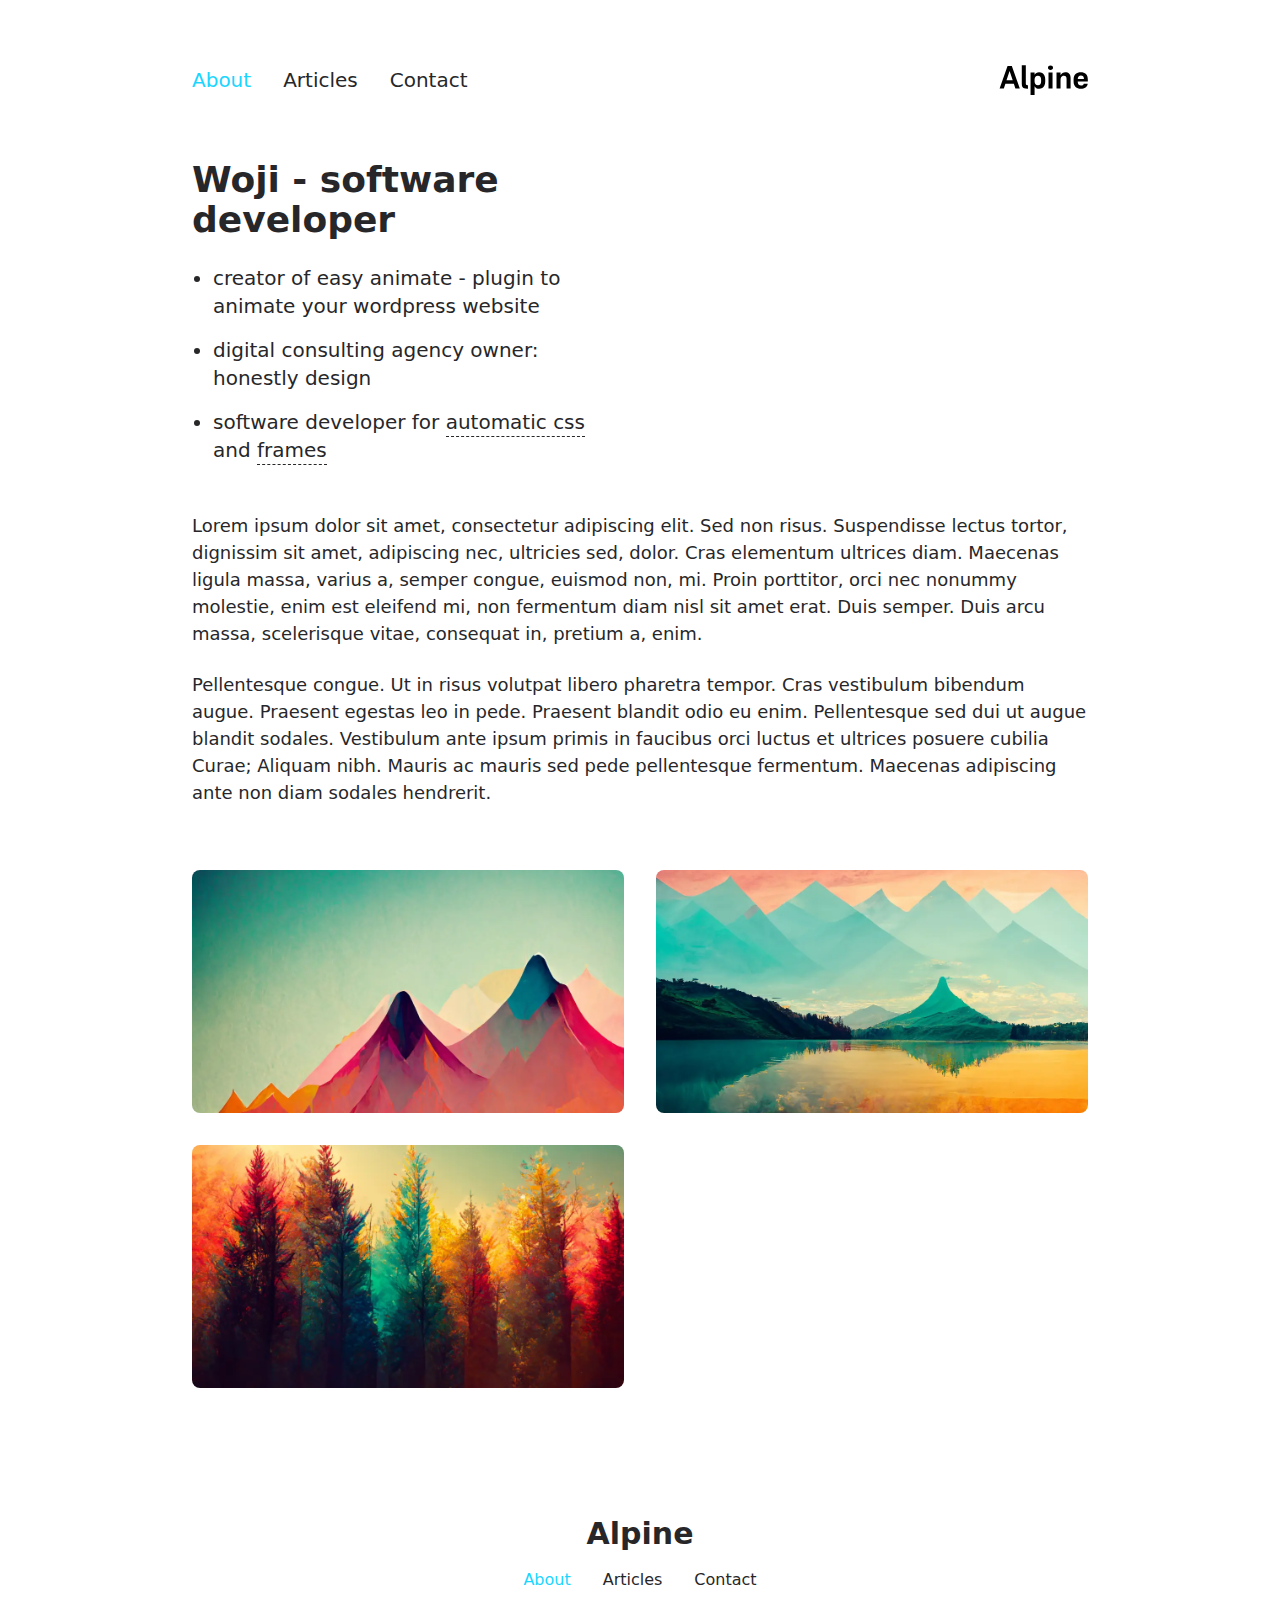
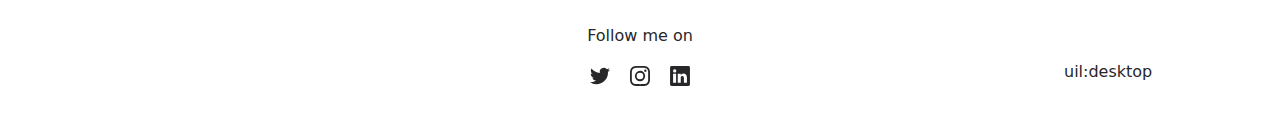
<file: index.html>
<!DOCTYPE html><html  lang="en"><head><meta charset="utf-8">
<meta name="viewport" content="width=device-width, initial-scale=1">
<title>Alpine</title>
<meta name="twitter:card" content="summary_large_image">
<meta property="og:image" content="/social-card-preview.png">
<meta property="og:image:width" content="400">
<meta property="og:image:height" content="300">
<meta property="og:image:alt" content="An image showcasing my project.">
<meta property="og:title" content="Alpine">
<meta name="description" content="An open source blog theme powered by Nuxt.">
<meta property="og:description" content="An open source blog theme powered by Nuxt.">
<link rel="preload" as="fetch" crossorigin="anonymous" href="/_payload.json">
<link rel="stylesheet" href="/_nuxt/entry.Cf_NfQ_y.css">
<link rel="stylesheet" href="/_nuxt/DocumentDrivenNotFound.rp24EwsG.css">
<link rel="stylesheet" href="/_nuxt/Hero.C7WcCOdx.css">
<link rel="stylesheet" href="/_nuxt/ProseUl.DHJO0aAw.css">
<link rel="stylesheet" href="/_nuxt/ProseLi.BBHBJ5vz.css">
<link rel="stylesheet" href="/_nuxt/ProseA.D4RtImXF.css">
<link rel="stylesheet" href="/_nuxt/ProseP.Dp1dLVOK.css">
<link rel="stylesheet" href="/_nuxt/Gallery.CQpQEoyY.css">
<link rel="modulepreload" as="script" crossorigin href="/_nuxt/Cbp4KUza.js">
<link rel="modulepreload" as="script" crossorigin href="/_nuxt/Bfiu02It.js">
<link rel="modulepreload" as="script" crossorigin href="/_nuxt/DjaaEQsI.js">
<link rel="modulepreload" as="script" crossorigin href="/_nuxt/CJn39s2H.js">
<link rel="modulepreload" as="script" crossorigin href="/_nuxt/2GW7vM7a.js">
<link rel="modulepreload" as="script" crossorigin href="/_nuxt/Bd0By9c9.js">
<link rel="modulepreload" as="script" crossorigin href="/_nuxt/UenQTYtL.js">
<link rel="modulepreload" as="script" crossorigin href="/_nuxt/CDPkr0gj.js">
<link rel="modulepreload" as="script" crossorigin href="/_nuxt/D6tgNLAr.js">
<link rel="modulepreload" as="script" crossorigin href="/_nuxt/D9SweBiP.js">
<link rel="modulepreload" as="script" crossorigin href="/_nuxt/CWsBlHiL.js">
<link rel="modulepreload" as="script" crossorigin href="/_nuxt/C4XXvW8W.js">
<link rel="modulepreload" as="script" crossorigin href="/_nuxt/CMFWpnNy.js">
<link rel="modulepreload" as="script" crossorigin href="/_nuxt/B7CAfASc.js">
<link rel="modulepreload" as="script" crossorigin href="/_nuxt/xPQSu0DS.js">
<link rel="modulepreload" as="script" crossorigin href="/_nuxt/Co7GbUbW.js">
<link rel="modulepreload" as="script" crossorigin href="/_nuxt/BzY_wBUn.js">
<link rel="prefetch" as="style" href="/_nuxt/article.DDlxgXvj.css">
<link rel="prefetch" as="script" crossorigin href="/_nuxt/BGLydmtv.js">
<link rel="prefetch" as="script" crossorigin href="/_nuxt/BcWussCh.js">
<link rel="prefetch" as="script" crossorigin href="/_nuxt/Cbp4cWZb.js">
<link rel="prefetch" as="script" crossorigin href="/_nuxt/CnsMfWPi.js">
<link rel="prefetch" as="style" href="/_nuxt/useStudio.DzA-IoZ4.css">
<link rel="prefetch" as="script" crossorigin href="/_nuxt/BK9_cMga.js">
<link rel="prefetch" as="style" href="/_nuxt/error-404.D8uONj7L.css">
<link rel="prefetch" as="script" crossorigin href="/_nuxt/DV5uA322.js">
<link rel="prefetch" as="style" href="/_nuxt/error-500.p7T9h8Pv.css">
<link rel="prefetch" as="script" crossorigin href="/_nuxt/BRan2h3E.js">
<script type="module" src="/_nuxt/Cbp4KUza.js" crossorigin></script><style id="pinceau-runtime-hydratable">@media{.phy[--]{--puid:LK9DYC-v;}.pv-cxUYly{max-width:var(--elements-container-maxWidth);padding-left:var(--elements-container-padding-mobile);padding-right:var(--elements-container-padding-mobile);}@media (min-width: 475px){.pv-cxUYly{padding-left:var(--elements-container-padding-xs);padding-right:var(--elements-container-padding-xs);}}@media (min-width: 640px){.pv-cxUYly{padding-left:var(--elements-container-padding-sm);padding-right:var(--elements-container-padding-sm);}}@media (min-width: 768px){.pv-cxUYly{padding-left:var(--elements-container-padding-md);padding-right:var(--elements-container-padding-md);}}} @media{.phy[--]{--puid:ojBmbe-c;}.pc-ojBmbe[data-v-ac17db30]{---6-li-cols:2;}} </style><style id="pinceau-theme">@media { :root {--pinceau-mq: initial; --alpine-readableLine: 68ch;--alpine-backdrop-backgroundColor: #f4f4f5b3;--prose-code-inline-padding: 0.2rem 0.375rem 0.2rem 0.375rem;--prose-code-block-backdropFilter: contrast(1);--prose-code-block-border-style: solid;--prose-code-block-border-width: 1px;--prose-tbody-tr-borderBottom-style: dashed;--prose-tbody-tr-borderBottom-width: 1px;--prose-th-textAlign: inherit;--prose-thead-borderBottom-style: solid;--prose-thead-borderBottom-width: 1px;--prose-thead-border-style: solid;--prose-thead-border-width: 0px;--prose-table-textAlign: start;--prose-hr-width: 1px;--prose-hr-style: solid;--prose-li-listStylePosition: outside;--prose-ol-li-markerColor: currentColor;--prose-ol-paddingInlineStart: 21px;--prose-ol-listStyleType: decimal;--prose-ul-li-markerColor: currentColor;--prose-ul-paddingInlineStart: 21px;--prose-ul-listStyleType: disc;--prose-blockquote-border-style: solid;--prose-blockquote-border-width: 4px;--prose-blockquote-quotes: '201C' '201D' '2018' '2019';--prose-blockquote-paddingInlineStart: 24px;--prose-a-code-color-hover: currentColor;--prose-a-code-color-static: currentColor;--prose-a-hasCode-borderBottom: none;--prose-a-border-distance: 2px;--prose-a-border-color-hover: currentColor;--prose-a-border-color-static: currentColor;--prose-a-border-style-hover: solid;--prose-a-border-style-static: dashed;--prose-a-border-width: 1px;--prose-a-color-static: inherit;--prose-a-textDecoration: none;--prose-h6-margin: 3rem 0 2rem;--prose-h5-margin: 3rem 0 2rem;--prose-h4-margin: 3rem 0 2rem;--prose-h3-margin: 3rem 0 2rem;--prose-h2-margin: 3rem 0 2rem;--prose-h1-margin: 0 0 2rem;--prose-p-fontSize: 18px;--typography-lead-loose: 2;--typography-lead-relaxed: 1.625;--typography-lead-normal: 1.5;--typography-lead-snug: 1.375;--typography-lead-tight: 1.25;--typography-lead-none: 1;--typography-lead-10: 2.5rem;--typography-lead-9: 2.25rem;--typography-lead-8: 2rem;--typography-lead-7: 1.75rem;--typography-lead-6: 1.5rem;--typography-lead-5: 1.25rem;--typography-lead-4: 1rem;--typography-lead-3: .75rem;--typography-lead-2: .5rem;--typography-lead-1: .025rem;--typography-fontWeight-black: 900;--typography-fontWeight-extrabold: 800;--typography-fontWeight-bold: 700;--typography-fontWeight-semibold: 600;--typography-fontWeight-medium: 500;--typography-fontWeight-normal: 400;--typography-fontWeight-light: 300;--typography-fontWeight-extralight: 200;--typography-fontWeight-thin: 100;--typography-fontSize-9xl: 128px;--typography-fontSize-8xl: 96px;--typography-fontSize-7xl: 72px;--typography-fontSize-6xl: 60px;--typography-fontSize-5xl: 48px;--typography-fontSize-4xl: 36px;--typography-fontSize-3xl: 30px;--typography-fontSize-2xl: 24px;--typography-fontSize-xl: 20px;--typography-fontSize-lg: 18px;--typography-fontSize-base: 16px;--typography-fontSize-sm: 14px;--typography-fontSize-xs: 12px;--typography-letterSpacing-wide: 0.025em;--typography-letterSpacing-tight: -0.025em;--typography-verticalMargin-base: 24px;--typography-verticalMargin-sm: 16px;--elements-border-secondary-hover: [object Object];--elements-backdrop-background: #fffc;--elements-backdrop-filter: saturate(200%) blur(20px);--elements-container-maxWidth: 64rem;--lead-loose: 2;--lead-relaxed: 1.625;--lead-normal: 1.5;--lead-snug: 1.375;--lead-tight: 1.25;--lead-none: 1;--lead-10: 2.5rem;--lead-9: 2.25rem;--lead-8: 2rem;--lead-7: 1.75rem;--lead-6: 1.5rem;--lead-5: 1.25rem;--lead-4: 1rem;--lead-3: .75rem;--lead-2: .5rem;--lead-1: .025rem;--letterSpacing-widest: 0.1em;--letterSpacing-wider: 0.05em;--letterSpacing-wide: 0.025em;--letterSpacing-normal: 0em;--letterSpacing-tight: -0.025em;--letterSpacing-tighter: -0.05em;--fontSize-9xl: 8rem;--fontSize-8xl: 6rem;--fontSize-7xl: 4.5rem;--fontSize-6xl: 3.75rem;--fontSize-5xl: 3rem;--fontSize-4xl: 2.25rem;--fontSize-3xl: 1.875rem;--fontSize-2xl: 1.5rem;--fontSize-xl: 1.25rem;--fontSize-lg: 1.125rem;--fontSize-base: 1rem;--fontSize-sm: 0.875rem;--fontSize-xs: 0.75rem;--fontWeight-black: 900;--fontWeight-extrabold: 800;--fontWeight-bold: 700;--fontWeight-semibold: 600;--fontWeight-medium: 500;--fontWeight-normal: 400;--fontWeight-light: 300;--fontWeight-extralight: 200;--fontWeight-thin: 100;--font-mono: ui-monospace, SFMono-Regular, Menlo, Monaco, Consolas, Liberation Mono, Courier New, monospace;--font-serif: ui-serif, Georgia, Cambria, Times New Roman, Times, serif;--font-sans: ui-sans-serif, system-ui, -apple-system, BlinkMacSystemFont, Segoe UI, Roboto, Helvetica Neue, Arial, Noto Sans, sans-serif, Apple Color Emoji, Segoe UI Emoji, Segoe UI Symbol, Noto Color Emoji;--opacity-total: 1;--opacity-high: 0.8;--opacity-medium: 0.5;--opacity-soft: 0.3;--opacity-light: 0.15;--opacity-bright: 0.1;--opacity-noOpacity: 0;--borderWidth-lg: 3px;--borderWidth-md: 2px;--borderWidth-sm: 1px;--borderWidth-noBorder: 0;--space-rem-875: 0.875rem;--space-rem-625: 0.625rem;--space-rem-375: 0.375rem;--space-rem-125: 0.125rem;--space-px: 1px;--space-128: 32rem;--space-96: 24rem;--space-80: 20rem;--space-72: 18rem;--space-64: 16rem;--space-60: 15rem;--space-56: 14rem;--space-52: 13rem;--space-48: 12rem;--space-44: 11rem;--space-40: 10rem;--space-36: 9rem;--space-32: 8rem;--space-28: 7rem;--space-24: 6rem;--space-20: 5rem;--space-16: 4rem;--space-14: 3.5rem;--space-12: 3rem;--space-11: 2.75rem;--space-10: 2.5rem;--space-9: 2.25rem;--space-8: 2rem;--space-7: 1.75rem;--space-6: 1.5rem;--space-5: 1.25rem;--space-4: 1rem;--space-3: 0.75rem;--space-2: 0.5rem;--space-1: 0.25rem;--space-0: 0px;--size-full: 100%;--size-7xl: 80rem;--size-6xl: 72rem;--size-5xl: 64rem;--size-4xl: 56rem;--size-3xl: 48rem;--size-2xl: 42rem;--size-xl: 36rem;--size-lg: 32rem;--size-md: 28rem;--size-sm: 24rem;--size-xs: 20rem;--size-200: 200px;--size-104: 104px;--size-80: 80px;--size-64: 64px;--size-56: 56px;--size-48: 48px;--size-40: 40px;--size-32: 32px;--size-24: 24px;--size-20: 20px;--size-16: 16px;--size-12: 12px;--size-8: 8px;--size-6: 6px;--size-4: 4px;--size-2: 2px;--size-0: 0px;--radii-full: 9999px;--radii-3xl: 1.75rem;--radii-2xl: 1.5rem;--radii-xl: 1rem;--radii-lg: 0.75rem;--radii-md: 0.5rem;--radii-sm: 0.375rem;--radii-xs: 0.25rem;--radii-2xs: 0.125rem;--radii-none: 0px;--shadow-none: 0px 0px 0px 0px transparent;--shadow-lg: 0px 10px 15px -3px #000000, 0px 4px 6px -4px #000000;--shadow-md: 0px 4px 6px -1px #000000, 0px 2px 4px -2px #000000;--shadow-sm: 0px 1px 3px 0px #000000, 0px 1px 2px -1px #000000;--shadow-xs: 0px 1px 2px 0px #000000;--height-screen: 100vh;--width-screen: 100vw;--color-primary-900: #002e38;--color-primary-800: #005c70;--color-primary-700: #008aa9;--color-primary-600: #00b9e1;--color-primary-500: #1ad6ff;--color-primary-400: #40ddff;--color-primary-300: #66e4ff;--color-primary-200: #8deaff;--color-primary-100: #b3f1ff;--color-primary-50: #d9f8ff;--color-ruby-900: #380011;--color-ruby-800: #700021;--color-ruby-700: #a90032;--color-ruby-600: #e10043;--color-ruby-500: #ff1a5e;--color-ruby-400: #ff4079;--color-ruby-300: #ff6694;--color-ruby-200: #ff8dae;--color-ruby-100: #ffb3c9;--color-ruby-50: #ffd9e4;--color-pink-900: #380025;--color-pink-800: #70004b;--color-pink-700: #a90070;--color-pink-600: #e10095;--color-pink-500: #ff1ab2;--color-pink-400: #ff40bf;--color-pink-300: #ff66cc;--color-pink-200: #ff8dd8;--color-pink-100: #ffb3e5;--color-pink-50: #ffd9f2;--color-purple-900: #190038;--color-purple-800: #330070;--color-purple-700: #4c00a9;--color-purple-600: #6500e1;--color-purple-500: #811aff;--color-purple-400: #9640ff;--color-purple-300: #ab66ff;--color-purple-200: #c08dff;--color-purple-100: #d5b3ff;--color-purple-50: #ead9ff;--color-royalblue-900: #0b0531;--color-royalblue-800: #160a62;--color-royalblue-700: #211093;--color-royalblue-600: #2c15c4;--color-royalblue-500: #4127e8;--color-royalblue-400: #614bec;--color-royalblue-300: #806ff0;--color-royalblue-200: #a093f3;--color-royalblue-100: #c0b7f7;--color-royalblue-50: #dfdbfb;--color-indigoblue-900: #001238;--color-indigoblue-800: #002370;--color-indigoblue-700: #0035a9;--color-indigoblue-600: #0047e1;--color-indigoblue-500: #1a62ff;--color-indigoblue-400: #407cff;--color-indigoblue-300: #6696ff;--color-indigoblue-200: #8db0ff;--color-indigoblue-100: #b3cbff;--color-indigoblue-50: #d9e5ff;--color-blue-900: #002438;--color-blue-800: #004870;--color-blue-700: #006ca9;--color-blue-600: #0090e1;--color-blue-500: #1aadff;--color-blue-400: #40bbff;--color-blue-300: #66c8ff;--color-blue-200: #8dd6ff;--color-blue-100: #b3e4ff;--color-blue-50: #d9f1ff;--color-lightblue-900: #002e38;--color-lightblue-800: #005c70;--color-lightblue-700: #008aa9;--color-lightblue-600: #00b9e1;--color-lightblue-500: #1ad6ff;--color-lightblue-400: #40ddff;--color-lightblue-300: #66e4ff;--color-lightblue-200: #8deaff;--color-lightblue-100: #b3f1ff;--color-lightblue-50: #d9f8ff;--color-teal-900: #062a28;--color-teal-800: #0b544f;--color-teal-700: #117d77;--color-teal-600: #16a79e;--color-teal-500: #1cd1c6;--color-teal-400: #36e4da;--color-teal-300: #5fe9e1;--color-teal-200: #87efe9;--color-teal-100: #aff4f0;--color-teal-50: #d7faf8;--color-pear-900: #2a2b09;--color-pear-800: #545512;--color-pear-700: #7e801b;--color-pear-600: #a8aa24;--color-pear-500: #d0d32f;--color-pear-400: #d8da52;--color-pear-300: #e0e274;--color-pear-200: #e8e997;--color-pear-100: #eff0ba;--color-pear-50: #f7f8dc;--color-red-900: #380300;--color-red-800: #700700;--color-red-700: #a90a00;--color-red-600: #e10e00;--color-red-500: #ff281a;--color-red-400: #ff4c40;--color-red-300: #ff7066;--color-red-200: #ff948d;--color-red-100: #ffb7b3;--color-red-50: #ffdbd9;--color-orange-900: #381800;--color-orange-800: #702f00;--color-orange-700: #a94700;--color-orange-600: #e15e00;--color-orange-500: #ff7a1a;--color-orange-400: #ff9040;--color-orange-300: #ffa666;--color-orange-200: #ffbd8d;--color-orange-100: #ffd3b3;--color-orange-50: #ffe9d9;--color-yellow-900: #362b03;--color-yellow-800: #6d5605;--color-yellow-700: #a38108;--color-yellow-600: #daac0a;--color-yellow-500: #f5c828;--color-yellow-400: #f7d14c;--color-yellow-300: #f8da70;--color-yellow-200: #fae393;--color-yellow-100: #fcedb7;--color-yellow-50: #fdf6db;--color-green-900: #003f25;--color-green-800: #005e38;--color-green-700: #007e4a;--color-green-600: #009d5d;--color-green-500: #00bd6f;--color-green-400: #00dc82;--color-green-300: #30ffaa;--color-green-200: #83ffcc;--color-green-100: #acffdd;--color-green-50: #d6ffee;--color-gray-900: #18181B;--color-gray-800: #27272A;--color-gray-700: #3f3f46;--color-gray-600: #52525B;--color-gray-500: #71717A;--color-gray-400: #a1a1aa;--color-gray-300: #D4d4d8;--color-gray-200: #e4e4e7;--color-gray-100: #f4f4f5;--color-gray-50: #fafafa;--color-black: #0c0c0d;--color-white: #FFFFFF;--media-portrait: only screen and (orientation: portrait);--media-landscape: only screen and (orientation: landscape);--media-rm: (prefers-reduced-motion: reduce);--media-2xl: (min-width: 1536px);--media-xl: (min-width: 1280px);--media-lg: (min-width: 1024px);--media-md: (min-width: 768px);--media-sm: (min-width: 640px);--media-xs: (min-width: 475px);--alpine-body-color: var(--color-gray-800);--alpine-body-backgroundColor: var(--color-white);--prose-code-inline-fontWeight: var(--typography-fontWeight-normal);--prose-code-inline-fontSize: var(--typography-fontSize-sm);--prose-code-inline-borderRadius: var(--radii-xs);--prose-code-block-pre-padding: var(--typography-verticalMargin-sm);--prose-code-block-margin: var(--typography-verticalMargin-base) 0;--prose-code-block-fontSize: var(--typography-fontSize-sm);--prose-tbody-code-inline-fontSize: var(--typography-fontSize-sm);--prose-tbody-td-padding: var(--typography-verticalMargin-sm);--prose-th-fontWeight: var(--typography-fontWeight-semibold);--prose-th-padding: 0 var(--typography-verticalMargin-sm) var(--typography-verticalMargin-sm) var(--typography-verticalMargin-sm);--prose-table-lineHeight: var(--typography-lead-6);--prose-table-fontSize: var(--typography-fontSize-sm);--prose-table-margin: var(--typography-verticalMargin-base) 0;--prose-hr-margin: var(--typography-verticalMargin-base) 0;--prose-li-margin: var(--typography-verticalMargin-sm) 0;--prose-ol-margin: var(--typography-verticalMargin-base) 0;--prose-ul-margin: var(--typography-verticalMargin-base) 0;--prose-blockquote-margin: var(--typography-verticalMargin-base) 0;--prose-a-code-border-style: var(--prose-a-border-style-static);--prose-a-code-border-width: var(--prose-a-border-width);--prose-a-fontWeight: var(--typography-fontWeight-medium);--prose-img-margin: var(--typography-verticalMargin-base) 0;--prose-strong-fontWeight: var(--typography-fontWeight-semibold);--prose-h6-iconSize: var(--typography-fontSize-base);--prose-h6-fontWeight: var(--typography-fontWeight-semibold);--prose-h6-lineHeight: var(--typography-lead-normal);--prose-h6-fontSize: var(--typography-fontSize-lg);--prose-h5-iconSize: var(--typography-fontSize-lg);--prose-h5-fontWeight: var(--typography-fontWeight-semibold);--prose-h5-lineHeight: var(--typography-lead-snug);--prose-h5-fontSize: var(--typography-fontSize-xl);--prose-h4-iconSize: var(--typography-fontSize-lg);--prose-h4-letterSpacing: var(--typography-letterSpacing-tight);--prose-h4-fontWeight: var(--typography-fontWeight-semibold);--prose-h4-lineHeight: var(--typography-lead-snug);--prose-h4-fontSize: var(--typography-fontSize-2xl);--prose-h3-iconSize: var(--typography-fontSize-xl);--prose-h3-letterSpacing: var(--typography-letterSpacing-tight);--prose-h3-fontWeight: var(--typography-fontWeight-semibold);--prose-h3-lineHeight: var(--typography-lead-snug);--prose-h3-fontSize: var(--typography-fontSize-3xl);--prose-h2-iconSize: var(--typography-fontSize-2xl);--prose-h2-letterSpacing: var(--typography-letterSpacing-tight);--prose-h2-fontWeight: var(--typography-fontWeight-semibold);--prose-h2-lineHeight: var(--typography-lead-tight);--prose-h2-fontSize: var(--typography-fontSize-4xl);--prose-h1-iconSize: var(--typography-fontSize-3xl);--prose-h1-letterSpacing: var(--typography-letterSpacing-tight);--prose-h1-fontWeight: var(--typography-fontWeight-bold);--prose-h1-lineHeight: var(--typography-lead-tight);--prose-h1-fontSize: var(--typography-fontSize-5xl);--prose-p-br-margin: var(--typography-verticalMargin-base) 0 0 0;--prose-p-margin: var(--typography-verticalMargin-base) 0;--prose-p-lineHeight: var(--typography-lead-normal);--typography-color-primary-900: var(--color-primary-900);--typography-color-primary-800: var(--color-primary-800);--typography-color-primary-700: var(--color-primary-700);--typography-color-primary-600: var(--color-primary-600);--typography-color-primary-500: var(--color-primary-500);--typography-color-primary-400: var(--color-primary-400);--typography-color-primary-300: var(--color-primary-300);--typography-color-primary-200: var(--color-primary-200);--typography-color-primary-100: var(--color-primary-100);--typography-color-primary-50: var(--color-primary-50);--typography-font-code: var(--font-mono);--typography-font-body: var(--font-sans);--typography-font-display: var(--font-sans);--typography-body-backgroundColor: var(--color-white);--typography-body-color: var(--color-black);--elements-state-danger-borderColor-secondary: var(--color-red-200);--elements-state-danger-borderColor-primary: var(--color-red-100);--elements-state-danger-backgroundColor-secondary: var(--color-red-100);--elements-state-danger-backgroundColor-primary: var(--color-red-50);--elements-state-danger-color-secondary: var(--color-red-600);--elements-state-danger-color-primary: var(--color-red-500);--elements-state-warning-borderColor-secondary: var(--color-yellow-200);--elements-state-warning-borderColor-primary: var(--color-yellow-100);--elements-state-warning-backgroundColor-secondary: var(--color-yellow-100);--elements-state-warning-backgroundColor-primary: var(--color-yellow-50);--elements-state-warning-color-secondary: var(--color-yellow-700);--elements-state-warning-color-primary: var(--color-yellow-600);--elements-state-success-borderColor-secondary: var(--color-green-200);--elements-state-success-borderColor-primary: var(--color-green-100);--elements-state-success-backgroundColor-secondary: var(--color-green-100);--elements-state-success-backgroundColor-primary: var(--color-green-50);--elements-state-success-color-secondary: var(--color-green-600);--elements-state-success-color-primary: var(--color-green-500);--elements-state-info-borderColor-secondary: var(--color-blue-200);--elements-state-info-borderColor-primary: var(--color-blue-100);--elements-state-info-backgroundColor-secondary: var(--color-blue-100);--elements-state-info-backgroundColor-primary: var(--color-blue-50);--elements-state-info-color-secondary: var(--color-blue-600);--elements-state-info-color-primary: var(--color-blue-500);--elements-state-primary-borderColor-secondary: var(--color-primary-200);--elements-state-primary-borderColor-primary: var(--color-primary-100);--elements-state-primary-backgroundColor-secondary: var(--color-primary-100);--elements-state-primary-backgroundColor-primary: var(--color-primary-50);--elements-state-primary-color-secondary: var(--color-primary-700);--elements-state-primary-color-primary: var(--color-primary-600);--elements-surface-secondary-backgroundColor: var(--color-gray-200);--elements-surface-primary-backgroundColor: var(--color-gray-100);--elements-surface-background-base: var(--color-gray-100);--elements-border-secondary-static: var(--color-gray-200);--elements-border-primary-hover: var(--color-gray-200);--elements-border-primary-static: var(--color-gray-100);--elements-container-padding-md: var(--space-16);--elements-container-padding-sm: var(--space-12);--elements-container-padding-xs: var(--space-8);--elements-container-padding-mobile: var(--space-6);--elements-text-secondary-color-hover: var(--color-gray-700);--elements-text-secondary-color-static: var(--color-gray-500);--elements-text-primary-color-static: var(--color-gray-900);--text-6xl-lineHeight: var(--lead-none);--text-6xl-fontSize: var(--fontSize-6xl);--text-5xl-lineHeight: var(--lead-none);--text-5xl-fontSize: var(--fontSize-5xl);--text-4xl-lineHeight: var(--lead-10);--text-4xl-fontSize: var(--fontSize-4xl);--text-3xl-lineHeight: var(--lead-9);--text-3xl-fontSize: var(--fontSize-3xl);--text-2xl-lineHeight: var(--lead-8);--text-2xl-fontSize: var(--fontSize-2xl);--text-xl-lineHeight: var(--lead-7);--text-xl-fontSize: var(--fontSize-xl);--text-lg-lineHeight: var(--lead-7);--text-lg-fontSize: var(--fontSize-lg);--text-base-lineHeight: var(--lead-6);--text-base-fontSize: var(--fontSize-base);--text-sm-lineHeight: var(--lead-5);--text-sm-fontSize: var(--fontSize-sm);--text-xs-lineHeight: var(--lead-4);--text-xs-fontSize: var(--fontSize-xs);--shadow-2xl: 0px 25px 50px -12px var(--color-gray-900);--shadow-xl: 0px 20px 25px -5px var(--color-gray-400), 0px 8px 10px -6px #000000;--color-secondary-900: var(--color-gray-900);--color-secondary-800: var(--color-gray-800);--color-secondary-700: var(--color-gray-700);--color-secondary-600: var(--color-gray-600);--color-secondary-500: var(--color-gray-500);--color-secondary-400: var(--color-gray-400);--color-secondary-300: var(--color-gray-300);--color-secondary-200: var(--color-gray-200);--color-secondary-100: var(--color-gray-100);--color-secondary-50: var(--color-gray-50);--prose-a-code-background-hover: var(--typography-color-primary-50);--prose-a-code-border-color-hover: var(--typography-color-primary-500);--prose-a-color-hover: var(--typography-color-primary-500);--typography-color-secondary-900: var(--color-secondary-900);--typography-color-secondary-800: var(--color-secondary-800);--typography-color-secondary-700: var(--color-secondary-700);--typography-color-secondary-600: var(--color-secondary-600);--typography-color-secondary-500: var(--color-secondary-500);--typography-color-secondary-400: var(--color-secondary-400);--typography-color-secondary-300: var(--color-secondary-300);--typography-color-secondary-200: var(--color-secondary-200);--typography-color-secondary-100: var(--color-secondary-100);--typography-color-secondary-50: var(--color-secondary-50);--prose-code-inline-backgroundColor: var(--typography-color-secondary-100);--prose-code-inline-color: var(--typography-color-secondary-700);--prose-code-block-backgroundColor: var(--typography-color-secondary-100);--prose-code-block-color: var(--typography-color-secondary-700);--prose-code-block-border-color: var(--typography-color-secondary-200);--prose-tbody-tr-borderBottom-color: var(--typography-color-secondary-200);--prose-th-color: var(--typography-color-secondary-600);--prose-thead-borderBottom-color: var(--typography-color-secondary-200);--prose-thead-border-color: var(--typography-color-secondary-300);--prose-hr-color: var(--typography-color-secondary-200);--prose-blockquote-border-color: var(--typography-color-secondary-200);--prose-blockquote-color: var(--typography-color-secondary-500);--prose-a-code-border-color-static: var(--typography-color-secondary-400); } }@media { :root.dark {--pinceau-mq: dark; --alpine-backdrop-backgroundColor: #18181bb3;--prose-code-block-backdropFilter: contrast(1);--prose-ol-li-markerColor: currentColor;--prose-ul-li-markerColor: currentColor;--prose-a-code-color-hover: currentColor;--prose-a-code-color-static: currentColor;--prose-a-border-color-hover: currentColor;--prose-a-border-color-static: currentColor;--prose-a-color-static: inherit;--elements-backdrop-background: #0c0d0ccc;--alpine-body-color: var(--color-gray-200);--alpine-body-backgroundColor: var(--color-black);--typography-body-backgroundColor: var(--color-black);--typography-body-color: var(--color-white);--elements-state-danger-borderColor-secondary: var(--color-red-700);--elements-state-danger-borderColor-primary: var(--color-red-800);--elements-state-danger-backgroundColor-secondary: var(--color-red-800);--elements-state-danger-backgroundColor-primary: var(--color-red-900);--elements-state-danger-color-secondary: var(--color-red-200);--elements-state-danger-color-primary: var(--color-red-300);--elements-state-warning-borderColor-secondary: var(--color-yellow-700);--elements-state-warning-borderColor-primary: var(--color-yellow-800);--elements-state-warning-backgroundColor-secondary: var(--color-yellow-800);--elements-state-warning-backgroundColor-primary: var(--color-yellow-900);--elements-state-warning-color-secondary: var(--color-yellow-200);--elements-state-warning-color-primary: var(--color-yellow-400);--elements-state-success-borderColor-secondary: var(--color-green-700);--elements-state-success-borderColor-primary: var(--color-green-800);--elements-state-success-backgroundColor-secondary: var(--color-green-800);--elements-state-success-backgroundColor-primary: var(--color-green-900);--elements-state-success-color-secondary: var(--color-green-200);--elements-state-success-color-primary: var(--color-green-400);--elements-state-info-borderColor-secondary: var(--color-blue-700);--elements-state-info-borderColor-primary: var(--color-blue-800);--elements-state-info-backgroundColor-secondary: var(--color-blue-800);--elements-state-info-backgroundColor-primary: var(--color-blue-900);--elements-state-info-color-secondary: var(--color-blue-200);--elements-state-info-color-primary: var(--color-blue-400);--elements-state-primary-borderColor-secondary: var(--color-primary-700);--elements-state-primary-borderColor-primary: var(--color-primary-800);--elements-state-primary-backgroundColor-secondary: var(--color-primary-800);--elements-state-primary-backgroundColor-primary: var(--color-primary-900);--elements-state-primary-color-secondary: var(--color-primary-200);--elements-state-primary-color-primary: var(--color-primary-400);--elements-surface-secondary-backgroundColor: var(--color-gray-800);--elements-surface-primary-backgroundColor: var(--color-gray-900);--elements-surface-background-base: var(--color-gray-900);--elements-border-secondary-static: var(--color-gray-800);--elements-border-primary-hover: var(--color-gray-800);--elements-border-primary-static: var(--color-gray-900);--elements-text-secondary-color-hover: var(--color-gray-200);--elements-text-secondary-color-static: var(--color-gray-400);--elements-text-primary-color-static: var(--color-gray-50);--prose-a-code-background-hover: var(--typography-color-primary-900);--prose-a-code-border-color-hover: var(--typography-color-primary-600);--prose-a-color-hover: var(--typography-color-primary-400);--prose-code-inline-backgroundColor: var(--typography-color-secondary-800);--prose-code-inline-color: var(--typography-color-secondary-200);--prose-code-block-backgroundColor: var(--typography-color-secondary-900);--prose-code-block-color: var(--typography-color-secondary-200);--prose-code-block-border-color: var(--typography-color-secondary-800);--prose-tbody-tr-borderBottom-color: var(--typography-color-secondary-800);--prose-th-color: var(--typography-color-secondary-400);--prose-thead-borderBottom-color: var(--typography-color-secondary-800);--prose-thead-border-color: var(--typography-color-secondary-600);--prose-hr-color: var(--typography-color-secondary-800);--prose-blockquote-border-color: var(--typography-color-secondary-700);--prose-blockquote-color: var(--typography-color-secondary-400);--prose-a-code-border-color-static: var(--typography-color-secondary-600); } }</style><script>"use strict";(()=>{const a=window,e=document.documentElement,c=window.localStorage,d=["dark","light"],n=c&&c.getItem&&c.getItem("nuxt-color-mode")||"system";let l=n==="system"?f():n;const i=e.getAttribute("data-color-mode-forced");i&&(l=i),r(l),a["__NUXT_COLOR_MODE__"]={preference:n,value:l,getColorScheme:f,addColorScheme:r,removeColorScheme:u};function r(o){const t=""+o+"",s="";e.classList?e.classList.add(t):e.className+=" "+t,s&&e.setAttribute("data-"+s,o)}function u(o){const t=""+o+"",s="";e.classList?e.classList.remove(t):e.className=e.className.replace(new RegExp(t,"g"),""),s&&e.removeAttribute("data-"+s)}function m(o){return a.matchMedia("(prefers-color-scheme"+o+")")}function f(){if(a.matchMedia&&m("").media!=="not all"){for(const o of d)if(m(":"+o).matches)return o}return"light"}})();
</script></head><body><div id="__nuxt"><div class="container pv-cxUYly pc-LK9DYC app-layout" data-v-92754a60 data-v-aa14d472><!--[--><div class="nuxt-progress" style="width:0%;height:3px;opacity:0;background-size:Infinity% auto;" data-v-92754a60></div><header class="right" data-v-92754a60 data-v-d0bc1945><div class="menu" data-v-d0bc1945><button aria-label="Navigation Menu" data-v-d0bc1945><svg width="24" height="24" viewBox="0 0 68 68" fill="currentColor" xmlns="http://www.w3.org/2000/svg" data-v-d0bc1945><path d="M8 34C8 32.1362 8 31.2044 8.30448 30.4693C8.71046 29.4892 9.48915 28.7105 10.4693 28.3045C11.2044 28 12.1362 28 14 28C15.8638 28 16.7956 28 17.5307 28.3045C18.5108 28.7105 19.2895 29.4892 19.6955 30.4693C20 31.2044 20 32.1362 20 34C20 35.8638 20 36.7956 19.6955 37.5307C19.2895 38.5108 18.5108 39.2895 17.5307 39.6955C16.7956 40 15.8638 40 14 40C12.1362 40 11.2044 40 10.4693 39.6955C9.48915 39.2895 8.71046 38.5108 8.30448 37.5307C8 36.7956 8 35.8638 8 34Z" data-v-d0bc1945></path><path d="M28 34C28 32.1362 28 31.2044 28.3045 30.4693C28.7105 29.4892 29.4892 28.7105 30.4693 28.3045C31.2044 28 32.1362 28 34 28C35.8638 28 36.7956 28 37.5307 28.3045C38.5108 28.7105 39.2895 29.4892 39.6955 30.4693C40 31.2044 40 32.1362 40 34C40 35.8638 40 36.7956 39.6955 37.5307C39.2895 38.5108 38.5108 39.2895 37.5307 39.6955C36.7956 40 35.8638 40 34 40C32.1362 40 31.2044 40 30.4693 39.6955C29.4892 39.2895 28.7105 38.5108 28.3045 37.5307C28 36.7956 28 35.8638 28 34Z" data-v-d0bc1945></path><path d="M48 34C48 32.1362 48 31.2044 48.3045 30.4693C48.7105 29.4892 49.4892 28.7105 50.4693 28.3045C51.2044 28 52.1362 28 54 28C55.8638 28 56.7956 28 57.5307 28.3045C58.5108 28.7105 59.2895 29.4892 59.6955 30.4693C60 31.2044 60 32.1362 60 34C60 35.8638 60 36.7956 59.6955 37.5307C59.2895 38.5108 58.5108 39.2895 57.5307 39.6955C56.7956 40 55.8638 40 54 40C52.1362 40 51.2044 40 50.4693 39.6955C49.4892 39.2895 48.7105 38.5108 48.3045 37.5307C48 36.7956 48 35.8638 48 34Z" data-v-d0bc1945></path></svg></button></div><div class="overlay" data-v-d0bc1945><nav data-v-d0bc1945 data-v-123d1faa><ul data-v-123d1faa><!--[--><li data-v-123d1faa><a aria-current="page" href="/" class="router-link-active router-link-exact-active" data-v-123d1faa><span class="underline-fx" data-v-123d1faa></span> About</a></li><li data-v-123d1faa><a href="/articles" class="" data-v-123d1faa><span class="underline-fx" data-v-123d1faa></span> Articles</a></li><li data-v-123d1faa><a href="/contact" class="" data-v-123d1faa><span class="underline-fx" data-v-123d1faa></span> Contact</a></li><!--]--></ul></nav></div><div class="logo" data-v-d0bc1945><a aria-current="page" href="/" class="router-link-active router-link-exact-active" data-v-d0bc1945><img src="/logo-dark.svg" class="dark-img" alt="alpine" width="89" height="31" data-v-d0bc1945><img src="/logo.svg" class="light-img" alt="alpine" width="89" height="31" data-v-d0bc1945></a></div><div class="main-nav" data-v-d0bc1945><nav data-v-d0bc1945 data-v-123d1faa><ul data-v-123d1faa><!--[--><li data-v-123d1faa><a aria-current="page" href="/" class="router-link-active router-link-exact-active" data-v-123d1faa><span class="underline-fx" data-v-123d1faa></span> About</a></li><li data-v-123d1faa><a href="/articles" class="" data-v-123d1faa><span class="underline-fx" data-v-123d1faa></span> Articles</a></li><li data-v-123d1faa><a href="/contact" class="" data-v-123d1faa><span class="underline-fx" data-v-123d1faa></span> Contact</a></li><!--]--></ul></nav></div></header><!--[--><div class="document-driven-page"><main><!--[--><div><section class="hero" data-v-40d086fc><div class="layout" data-v-40d086fc><div class="content" data-v-40d086fc><div class="title" data-v-40d086fc><!--[-->Woji - software developer<!--]--></div><div class="description" data-v-40d086fc><!--[--><ul data-v-b270097d><!--[--><li data-v-1b097e8e><!--[-->creator of easy animate - plugin to animate your wordpress website<!--]--></li><li data-v-1b097e8e><!--[-->digital consulting agency owner: honestly design<!--]--></li><li data-v-1b097e8e><!--[-->software developer for <a href="https://automaticcss.com/" rel="nofollow" data-v-3b8bd91a><!--[-->automatic css<!--]--></a> and <a href="https://getframes.io/" rel="nofollow" data-v-3b8bd91a><!--[-->frames<!--]--></a><!--]--></li><!--]--></ul><!--]--></div></div><!----></div></section><p data-v-e44be016><!--[-->Lorem ipsum dolor sit amet, consectetur adipiscing elit. Sed non risus. Suspendisse lectus tortor, dignissim sit amet, adipiscing nec, ultricies sed, dolor. Cras elementum ultrices diam. Maecenas ligula massa, varius a, semper congue, euismod non, mi. Proin porttitor, orci nec nonummy molestie, enim est eleifend mi, non fermentum diam nisl sit amet erat. Duis semper. Duis arcu massa, scelerisque vitae, consequat in, pretium a, enim.<!--]--></p><p data-v-e44be016><!--[-->Pellentesque congue. Ut in risus volutpat libero pharetra tempor. Cras vestibulum bibendum augue. Praesent egestas leo in pede. Praesent blandit odio eu enim. Pellentesque sed dui ut augue blandit sodales. Vestibulum ante ipsum primis in faucibus orci luctus et ultrices posuere cubilia Curae; Aliquam nibh. Mauris ac mauris sed pede pellentesque fermentum. Maecenas adipiscing ante non diam sodales hendrerit.<!--]--></p><section class="gallery pc-ojBmbe" data-v-ac17db30><div class="layout" data-v-ac17db30><!--[--><img src="/alpine-0.webp" width="16" height="9" data-v-ac17db30><img src="/alpine-1.webp" width="16" height="9" data-v-ac17db30><img src="/alpine-2.webp" width="16" height="9" data-v-ac17db30><!--]--></div></section></div><!--]--></main></div><!--]--><footer class="center" data-v-92754a60 data-v-7bb04f1a><a href="https://www.github.com/nuxt-themes/alpine" rel="noopener noreferrer" class="credits" data-v-7bb04f1a>Alpine</a><div class="navigation" data-v-7bb04f1a><nav data-v-7bb04f1a data-v-123d1faa><ul data-v-123d1faa><!--[--><li data-v-123d1faa><a aria-current="page" href="/" class="router-link-active router-link-exact-active" data-v-123d1faa><span class="underline-fx" data-v-123d1faa></span> About</a></li><li data-v-123d1faa><a href="/articles" class="" data-v-123d1faa><span class="underline-fx" data-v-123d1faa></span> Articles</a></li><li data-v-123d1faa><a href="/contact" class="" data-v-123d1faa><span class="underline-fx" data-v-123d1faa></span> Contact</a></li><!--]--></ul></nav></div><p class="message" data-v-7bb04f1a>Follow me on</p><div class="icons" data-v-7bb04f1a><div class="social" data-v-7bb04f1a><!--[--><a href="https://twitter.com/nuxtlabs" rel="noopener noreferrer" target="_blank" title="nuxtlabs" aria-label="nuxtlabs" data-v-c0f4561d><svg xmlns="http://www.w3.org/2000/svg" xmlns:xlink="http://www.w3.org/1999/xlink" aria-hidden="true" role="img" class="icon" data-v-c0f4561d style="" width="1em" height="1em" viewBox="0 0 24 24" data-v-bcfe47ef><path fill="currentColor" d="M22 5.8a8.49 8.49 0 0 1-2.36.64a4.13 4.13 0 0 0 1.81-2.27a8.21 8.21 0 0 1-2.61 1a4.1 4.1 0 0 0-7 3.74a11.64 11.64 0 0 1-8.45-4.29a4.16 4.16 0 0 0-.55 2.07a4.09 4.09 0 0 0 1.82 3.41a4.05 4.05 0 0 1-1.86-.51v.05a4.1 4.1 0 0 0 3.3 4a3.93 3.93 0 0 1-1.1.17a4.9 4.9 0 0 1-.77-.07a4.11 4.11 0 0 0 3.83 2.84A8.22 8.22 0 0 1 3 18.34a7.93 7.93 0 0 1-1-.06a11.57 11.57 0 0 0 6.29 1.85A11.59 11.59 0 0 0 20 8.45v-.53a8.43 8.43 0 0 0 2-2.12"/></svg></a><a href="https://instagram.com/atinuxt" rel="noopener noreferrer" target="_blank" title="atinuxt" aria-label="atinuxt" data-v-c0f4561d><svg xmlns="http://www.w3.org/2000/svg" xmlns:xlink="http://www.w3.org/1999/xlink" aria-hidden="true" role="img" class="icon" data-v-c0f4561d style="" width="1em" height="1em" viewBox="0 0 24 24" data-v-bcfe47ef><path fill="currentColor" d="M17.34 5.46a1.2 1.2 0 1 0 1.2 1.2a1.2 1.2 0 0 0-1.2-1.2m4.6 2.42a7.59 7.59 0 0 0-.46-2.43a4.94 4.94 0 0 0-1.16-1.77a4.7 4.7 0 0 0-1.77-1.15a7.3 7.3 0 0 0-2.43-.47C15.06 2 14.72 2 12 2s-3.06 0-4.12.06a7.3 7.3 0 0 0-2.43.47a4.78 4.78 0 0 0-1.77 1.15a4.7 4.7 0 0 0-1.15 1.77a7.3 7.3 0 0 0-.47 2.43C2 8.94 2 9.28 2 12s0 3.06.06 4.12a7.3 7.3 0 0 0 .47 2.43a4.7 4.7 0 0 0 1.15 1.77a4.78 4.78 0 0 0 1.77 1.15a7.3 7.3 0 0 0 2.43.47C8.94 22 9.28 22 12 22s3.06 0 4.12-.06a7.3 7.3 0 0 0 2.43-.47a4.7 4.7 0 0 0 1.77-1.15a4.85 4.85 0 0 0 1.16-1.77a7.59 7.59 0 0 0 .46-2.43c0-1.06.06-1.4.06-4.12s0-3.06-.06-4.12M20.14 16a5.61 5.61 0 0 1-.34 1.86a3.06 3.06 0 0 1-.75 1.15a3.19 3.19 0 0 1-1.15.75a5.61 5.61 0 0 1-1.86.34c-1 .05-1.37.06-4 .06s-3 0-4-.06a5.73 5.73 0 0 1-1.94-.3a3.27 3.27 0 0 1-1.1-.75a3 3 0 0 1-.74-1.15a5.54 5.54 0 0 1-.4-1.9c0-1-.06-1.37-.06-4s0-3 .06-4a5.54 5.54 0 0 1 .35-1.9A3 3 0 0 1 5 5a3.14 3.14 0 0 1 1.1-.8A5.73 5.73 0 0 1 8 3.86c1 0 1.37-.06 4-.06s3 0 4 .06a5.61 5.61 0 0 1 1.86.34a3.06 3.06 0 0 1 1.19.8a3.06 3.06 0 0 1 .75 1.1a5.61 5.61 0 0 1 .34 1.9c.05 1 .06 1.37.06 4s-.01 3-.06 4M12 6.87A5.13 5.13 0 1 0 17.14 12A5.12 5.12 0 0 0 12 6.87m0 8.46A3.33 3.33 0 1 1 15.33 12A3.33 3.33 0 0 1 12 15.33"/></svg></a><a href="https://www.linkedin.com/company/nuxtlabs" rel="noopener noreferrer" target="_blank" title="LinkedIn" aria-label="LinkedIn" data-v-c0f4561d><svg xmlns="http://www.w3.org/2000/svg" xmlns:xlink="http://www.w3.org/1999/xlink" aria-hidden="true" role="img" class="icon" data-v-c0f4561d style="" width="1em" height="1em" viewBox="0 0 24 24" data-v-bcfe47ef><path fill="currentColor" d="M20.47 2H3.53a1.45 1.45 0 0 0-1.47 1.43v17.14A1.45 1.45 0 0 0 3.53 22h16.94a1.45 1.45 0 0 0 1.47-1.43V3.43A1.45 1.45 0 0 0 20.47 2M8.09 18.74h-3v-9h3ZM6.59 8.48a1.56 1.56 0 1 1 0-3.12a1.57 1.57 0 1 1 0 3.12m12.32 10.26h-3v-4.83c0-1.21-.43-2-1.52-2A1.65 1.65 0 0 0 12.85 13a2 2 0 0 0-.1.73v5h-3v-9h3V11a3 3 0 0 1 2.71-1.5c2 0 3.45 1.29 3.45 4.06Z"/></svg></a><!--]--></div><div class="color-mode-switch" data-v-7bb04f1a><button aria-label="Color Mode" data-v-7bb04f1a data-v-af61cf03><span data-v-af61cf03></span></button></div></div></footer><!--]--></div></div><div id="teleports"></div><script type="application/json" id="__NUXT_DATA__" data-ssr="true" data-src="/_payload.json">[{"state":1,"once":143,"_errors":145,"serverRendered":113,"path":7,"prerenderedAt":147},["Reactive",2],{"$sdd-pages":3,"$sdd-surrounds":98,"$sdd-globals":109,"$scolor-mode":111,"$sdd-navigation":114,"$sicons":134},["ShallowRef",4],["ShallowReactive",5],{"/":6},{"_path":7,"_dir":8,"_draft":9,"_partial":9,"_locale":8,"title":10,"description":11,"layout":12,"head":13,"body":15,"_type":93,"_id":94,"_source":95,"_file":96,"_extension":97},"/","",false,"About","An open source blog theme powered by Nuxt.","default",{"title":14},"Alpine",{"type":16,"children":17,"toc":90},"root",[18,75,80,85],{"type":19,"tag":20,"props":21,"children":22},"element","hero",{},[23,34],{"type":19,"tag":24,"props":25,"children":26},"template",{"v-slot:title":8},[27],{"type":19,"tag":28,"props":29,"children":30},"p",{},[31],{"type":32,"value":33},"text","Woji - software developer",{"type":19,"tag":24,"props":35,"children":36},{"v-slot:description":8},[37],{"type":19,"tag":38,"props":39,"children":40},"ul",{},[41,47,52],{"type":19,"tag":42,"props":43,"children":44},"li",{},[45],{"type":32,"value":46},"creator of easy animate - plugin to animate your wordpress website",{"type":19,"tag":42,"props":48,"children":49},{},[50],{"type":32,"value":51},"digital consulting agency owner: honestly design",{"type":19,"tag":42,"props":53,"children":54},{},[55,57,66,68],{"type":32,"value":56},"software developer for ",{"type":19,"tag":58,"props":59,"children":63},"a",{"href":60,"rel":61},"https://automaticcss.com/",[62],"nofollow",[64],{"type":32,"value":65},"automatic css",{"type":32,"value":67}," and ",{"type":19,"tag":58,"props":69,"children":72},{"href":70,"rel":71},"https://getframes.io/",[62],[73],{"type":32,"value":74},"frames",{"type":19,"tag":28,"props":76,"children":77},{},[78],{"type":32,"value":79},"Lorem ipsum dolor sit amet, consectetur adipiscing elit. Sed non risus. Suspendisse lectus tortor, dignissim sit amet, adipiscing nec, ultricies sed, dolor. Cras elementum ultrices diam. Maecenas ligula massa, varius a, semper congue, euismod non, mi. Proin porttitor, orci nec nonummy molestie, enim est eleifend mi, non fermentum diam nisl sit amet erat. Duis semper. Duis arcu massa, scelerisque vitae, consequat in, pretium a, enim.",{"type":19,"tag":28,"props":81,"children":82},{},[83],{"type":32,"value":84},"Pellentesque congue. Ut in risus volutpat libero pharetra tempor. Cras vestibulum bibendum augue. Praesent egestas leo in pede. Praesent blandit odio eu enim. Pellentesque sed dui ut augue blandit sodales. Vestibulum ante ipsum primis in faucibus orci luctus et ultrices posuere cubilia Curae; Aliquam nibh. Mauris ac mauris sed pede pellentesque fermentum. Maecenas adipiscing ante non diam sodales hendrerit.",{"type":19,"tag":86,"props":87,"children":89},"gallery",{":images":88},"[\"/alpine-0.webp\",\"/alpine-1.webp\",\"/alpine-2.webp\"]",[],{"title":8,"searchDepth":91,"depth":91,"links":92},2,[],"markdown","content:1.index.md","content","1.index.md","md",["ShallowRef",99],["ShallowReactive",100],{"/":101},[102,103],null,{"_path":104,"_dir":8,"_draft":9,"_partial":9,"_locale":8,"title":105,"description":8,"layout":106,"_type":93,"_id":107,"_source":95,"_file":108,"_extension":97},"/articles","Articles","page","content:2.articles.md","2.articles.md",["ShallowRef",110],{},{"preference":112,"value":112,"unknown":113,"forced":9},"system",true,[115,116,131],{"title":10,"_path":7,"layout":12},{"title":105,"_path":104,"children":117,"layout":106},[118,122,125,128],{"title":119,"_path":120,"layout":121},"Get started with Alpine","/articles/get-started","article",{"title":123,"_path":124,"layout":121},"Configure Alpine","/articles/configure",{"title":126,"_path":127,"layout":121},"Write Articles","/articles/write-articles",{"title":129,"_path":130,"layout":121},"Customize Alpine","/articles/design-tokens",{"title":132,"_path":133,"layout":12},"Contact","/contact",{"uil:twitter":135,"uil:instagram":139,"uil:linkedin":141},{"left":136,"top":136,"width":137,"height":137,"rotate":136,"vFlip":9,"hFlip":9,"body":138},0,24,"\u003Cpath fill=\"currentColor\" d=\"M22 5.8a8.49 8.49 0 0 1-2.36.64a4.13 4.13 0 0 0 1.81-2.27a8.21 8.21 0 0 1-2.61 1a4.1 4.1 0 0 0-7 3.74a11.64 11.64 0 0 1-8.45-4.29a4.16 4.16 0 0 0-.55 2.07a4.09 4.09 0 0 0 1.82 3.41a4.05 4.05 0 0 1-1.86-.51v.05a4.1 4.1 0 0 0 3.3 4a3.93 3.93 0 0 1-1.1.17a4.9 4.9 0 0 1-.77-.07a4.11 4.11 0 0 0 3.83 2.84A8.22 8.22 0 0 1 3 18.34a7.93 7.93 0 0 1-1-.06a11.57 11.57 0 0 0 6.29 1.85A11.59 11.59 0 0 0 20 8.45v-.53a8.43 8.43 0 0 0 2-2.12\"/>",{"left":136,"top":136,"width":137,"height":137,"rotate":136,"vFlip":9,"hFlip":9,"body":140},"\u003Cpath fill=\"currentColor\" d=\"M17.34 5.46a1.2 1.2 0 1 0 1.2 1.2a1.2 1.2 0 0 0-1.2-1.2m4.6 2.42a7.59 7.59 0 0 0-.46-2.43a4.94 4.94 0 0 0-1.16-1.77a4.7 4.7 0 0 0-1.77-1.15a7.3 7.3 0 0 0-2.43-.47C15.06 2 14.72 2 12 2s-3.06 0-4.12.06a7.3 7.3 0 0 0-2.43.47a4.78 4.78 0 0 0-1.77 1.15a4.7 4.7 0 0 0-1.15 1.77a7.3 7.3 0 0 0-.47 2.43C2 8.94 2 9.28 2 12s0 3.06.06 4.12a7.3 7.3 0 0 0 .47 2.43a4.7 4.7 0 0 0 1.15 1.77a4.78 4.78 0 0 0 1.77 1.15a7.3 7.3 0 0 0 2.43.47C8.94 22 9.28 22 12 22s3.06 0 4.12-.06a7.3 7.3 0 0 0 2.43-.47a4.7 4.7 0 0 0 1.77-1.15a4.85 4.85 0 0 0 1.16-1.77a7.59 7.59 0 0 0 .46-2.43c0-1.06.06-1.4.06-4.12s0-3.06-.06-4.12M20.14 16a5.61 5.61 0 0 1-.34 1.86a3.06 3.06 0 0 1-.75 1.15a3.19 3.19 0 0 1-1.15.75a5.61 5.61 0 0 1-1.86.34c-1 .05-1.37.06-4 .06s-3 0-4-.06a5.73 5.73 0 0 1-1.94-.3a3.27 3.27 0 0 1-1.1-.75a3 3 0 0 1-.74-1.15a5.54 5.54 0 0 1-.4-1.9c0-1-.06-1.37-.06-4s0-3 .06-4a5.54 5.54 0 0 1 .35-1.9A3 3 0 0 1 5 5a3.14 3.14 0 0 1 1.1-.8A5.73 5.73 0 0 1 8 3.86c1 0 1.37-.06 4-.06s3 0 4 .06a5.61 5.61 0 0 1 1.86.34a3.06 3.06 0 0 1 1.19.8a3.06 3.06 0 0 1 .75 1.1a5.61 5.61 0 0 1 .34 1.9c.05 1 .06 1.37.06 4s-.01 3-.06 4M12 6.87A5.13 5.13 0 1 0 17.14 12A5.12 5.12 0 0 0 12 6.87m0 8.46A3.33 3.33 0 1 1 15.33 12A3.33 3.33 0 0 1 12 15.33\"/>",{"left":136,"top":136,"width":137,"height":137,"rotate":136,"vFlip":9,"hFlip":9,"body":142},"\u003Cpath fill=\"currentColor\" d=\"M20.47 2H3.53a1.45 1.45 0 0 0-1.47 1.43v17.14A1.45 1.45 0 0 0 3.53 22h16.94a1.45 1.45 0 0 0 1.47-1.43V3.43A1.45 1.45 0 0 0 20.47 2M8.09 18.74h-3v-9h3ZM6.59 8.48a1.56 1.56 0 1 1 0-3.12a1.57 1.57 0 1 1 0 3.12m12.32 10.26h-3v-4.83c0-1.21-.43-2-1.52-2A1.65 1.65 0 0 0 12.85 13a2 2 0 0 0-.1.73v5h-3v-9h3V11a3 3 0 0 1 2.71-1.5c2 0 3.45 1.29 3.45 4.06Z\"/>",["Reactive",144],["Set"],["Reactive",146],{},1711402615904]</script>
<script>window.__NUXT__={};window.__NUXT__.config={public:{FORMSPREE_URL:"",plausible:{hashMode:false,trackLocalhost:false,domain:"",apiHost:"https://plausible.io",autoPageviews:true,autoOutboundTracking:false},studio:{apiURL:"https://api.nuxt.studio",iframeMessagingAllowedOrigins:""},mdc:{components:{prose:true,map:{p:"prose-p",a:"prose-a",blockquote:"prose-blockquote","code-inline":"prose-code-inline",code:"ProseCodeInline",em:"prose-em",h1:"prose-h1",h2:"prose-h2",h3:"prose-h3",h4:"prose-h4",h5:"prose-h5",h6:"prose-h6",hr:"prose-hr",img:"prose-img",ul:"prose-ul",ol:"prose-ol",li:"prose-li",strong:"prose-strong",table:"prose-table",thead:"prose-thead",tbody:"prose-tbody",td:"prose-td",th:"prose-th",tr:"prose-tr"}},headings:{anchorLinks:{h1:false,h2:true,h3:true,h4:true,h5:false,h6:false}}},content:{locales:[],defaultLocale:"",integrity:1711402587200,experimental:{stripQueryParameters:false,advanceQuery:false,clientDB:false},respectPathCase:false,api:{baseURL:"/api/_content"},navigation:{fields:["navTitle","layout"]},tags:{p:"prose-p",a:"prose-a",blockquote:"prose-blockquote","code-inline":"prose-code-inline",code:"ProseCodeInline",em:"prose-em",h1:"prose-h1",h2:"prose-h2",h3:"prose-h3",h4:"prose-h4",h5:"prose-h5",h6:"prose-h6",hr:"prose-hr",img:"prose-img",ul:"prose-ul",ol:"prose-ol",li:"prose-li",strong:"prose-strong",table:"prose-table",thead:"prose-thead",tbody:"prose-tbody",td:"prose-td",th:"prose-th",tr:"prose-tr"},highlight:{theme:{default:"github-light",dark:"github-dark"},preload:["json","js","ts","html","css","vue","diff","shell","markdown","yaml","bash","ini","c","cpp"],highlighter:"shiki",langs:["js","jsx","json","ts","tsx","vue","css","html","vue","bash","md","mdc","yaml","json","js","ts","html","css","vue","diff","shell","markdown","yaml","bash","ini","c","cpp"]},wsUrl:"",documentDriven:{page:true,navigation:true,surround:true,globals:{},layoutFallbacks:["theme"],injectPage:true},host:"",trailingSlash:false,search:"",contentHead:true,anchorLinks:{depth:4,exclude:[1]}}},app:{baseURL:"/",buildAssetsDir:"/_nuxt/",cdnURL:""}}</script></body></html>
</file>
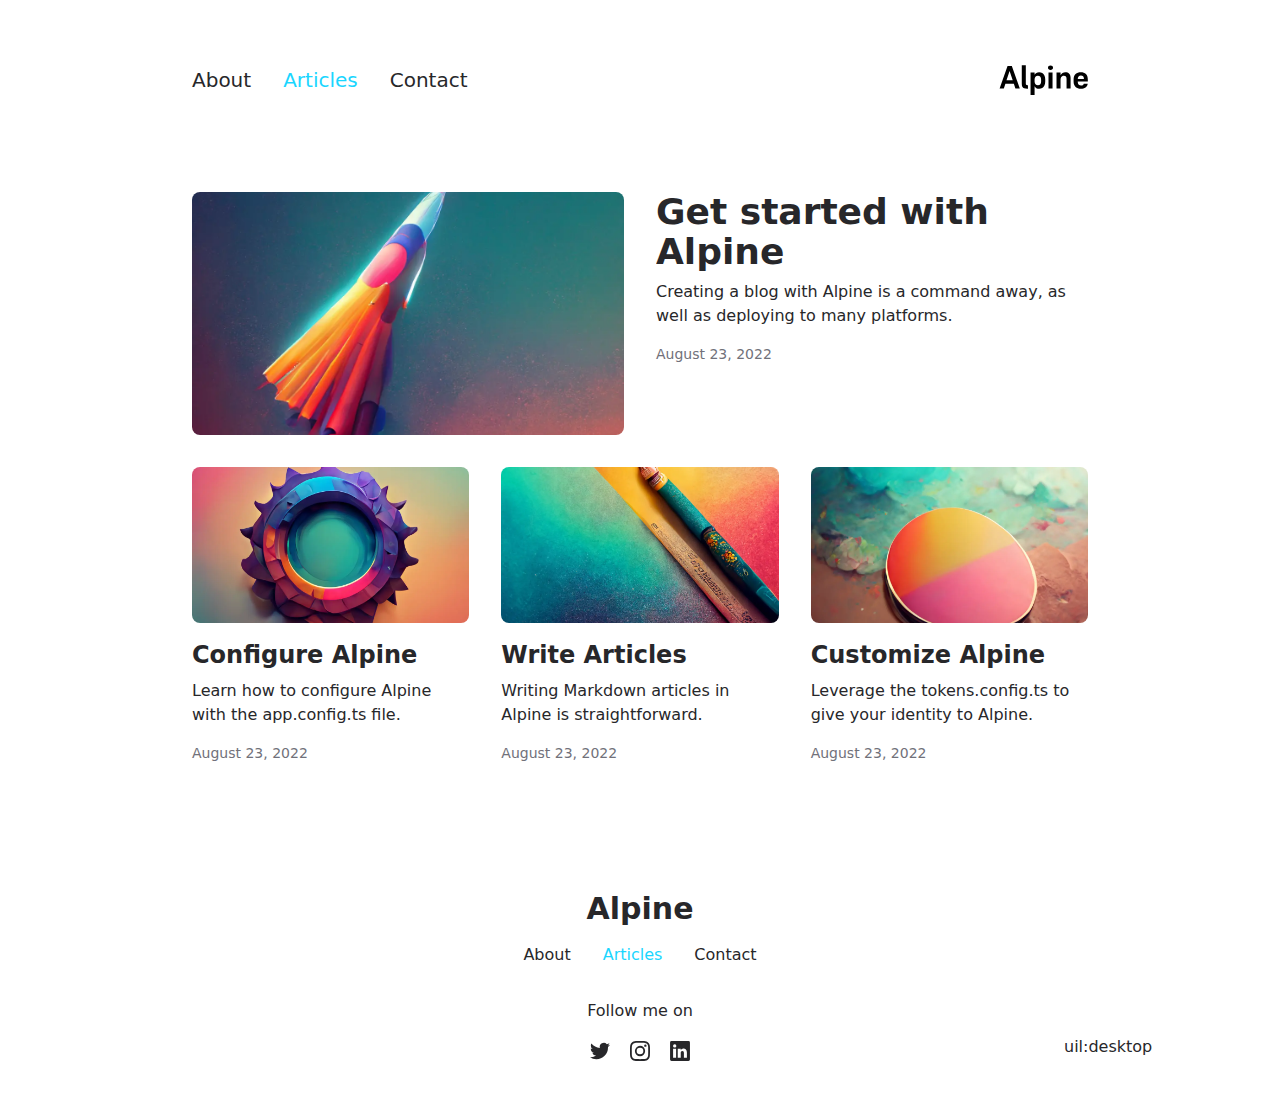
<file: articles/index.html>
<!DOCTYPE html><html  lang="en"><head><meta charset="utf-8">
<meta name="viewport" content="width=device-width, initial-scale=1">
<title>Articles</title>
<meta name="twitter:card" content="summary_large_image">
<meta name="description" content="The minimalist blog theme">
<meta property="og:description" content="The minimalist blog theme">
<meta property="og:image" content="/social-card-preview.png">
<meta property="og:image:width" content="400">
<meta property="og:image:height" content="300">
<meta property="og:image:alt" content="An image showcasing my project.">
<meta property="og:title" content="Articles">
<link rel="preload" as="fetch" crossorigin="anonymous" href="/articles/_payload.json">
<link rel="stylesheet" href="/_nuxt/entry.Cf_NfQ_y.css">
<link rel="stylesheet" href="/_nuxt/DocumentDrivenNotFound.rp24EwsG.css">
<link rel="stylesheet" href="/_nuxt/ArticlesList.Bmuwh99z.css">
<link rel="stylesheet" href="/_nuxt/ArticlesListItem.Db03uJQJ.css">
<link rel="stylesheet" href="/_nuxt/ProseA.D4RtImXF.css">
<link rel="stylesheet" href="/_nuxt/ProseCodeInline.DPyaAaT7.css">
<link rel="modulepreload" as="script" crossorigin href="/_nuxt/Cbp4KUza.js">
<link rel="modulepreload" as="script" crossorigin href="/_nuxt/Bfiu02It.js">
<link rel="modulepreload" as="script" crossorigin href="/_nuxt/DjaaEQsI.js">
<link rel="modulepreload" as="script" crossorigin href="/_nuxt/CJn39s2H.js">
<link rel="modulepreload" as="script" crossorigin href="/_nuxt/2GW7vM7a.js">
<link rel="modulepreload" as="script" crossorigin href="/_nuxt/Bd0By9c9.js">
<link rel="modulepreload" as="script" crossorigin href="/_nuxt/UenQTYtL.js">
<link rel="modulepreload" as="script" crossorigin href="/_nuxt/Cbp4cWZb.js">
<link rel="modulepreload" as="script" crossorigin href="/_nuxt/D6tgNLAr.js">
<link rel="modulepreload" as="script" crossorigin href="/_nuxt/CbQzKoHV.js">
<link rel="modulepreload" as="script" crossorigin href="/_nuxt/c9AZr41d.js">
<link rel="modulepreload" as="script" crossorigin href="/_nuxt/BcWussCh.js">
<link rel="modulepreload" as="script" crossorigin href="/_nuxt/xPQSu0DS.js">
<link rel="modulepreload" as="script" crossorigin href="/_nuxt/CaSCZvxD.js">
<link rel="modulepreload" as="script" crossorigin href="/_nuxt/C2tY9E1H.js">
<link rel="prefetch" as="style" href="/_nuxt/article.DDlxgXvj.css">
<link rel="prefetch" as="script" crossorigin href="/_nuxt/BGLydmtv.js">
<link rel="prefetch" as="script" crossorigin href="/_nuxt/CDPkr0gj.js">
<link rel="prefetch" as="script" crossorigin href="/_nuxt/CnsMfWPi.js">
<link rel="prefetch" as="style" href="/_nuxt/useStudio.DzA-IoZ4.css">
<link rel="prefetch" as="script" crossorigin href="/_nuxt/BK9_cMga.js">
<link rel="prefetch" as="style" href="/_nuxt/error-404.D8uONj7L.css">
<link rel="prefetch" as="script" crossorigin href="/_nuxt/DV5uA322.js">
<link rel="prefetch" as="style" href="/_nuxt/error-500.p7T9h8Pv.css">
<link rel="prefetch" as="script" crossorigin href="/_nuxt/BRan2h3E.js">
<script type="module" src="/_nuxt/Cbp4KUza.js" crossorigin></script><style id="pinceau-runtime-hydratable">@media{.phy[--]{--puid:cM1ypI-v;}.pv-4FrVZ7{max-width:var(--elements-container-maxWidth);padding-left:var(--elements-container-padding-mobile);padding-right:var(--elements-container-padding-mobile);}@media (min-width: 475px){.pv-4FrVZ7{padding-left:var(--elements-container-padding-xs);padding-right:var(--elements-container-padding-xs);}}@media (min-width: 640px){.pv-4FrVZ7{padding-left:var(--elements-container-padding-sm);padding-right:var(--elements-container-padding-sm);}}@media (min-width: 768px){.pv-4FrVZ7{padding-left:var(--elements-container-padding-md);padding-right:var(--elements-container-padding-md);}}} </style><style id="pinceau-theme">@media { :root {--pinceau-mq: initial; --alpine-readableLine: 68ch;--alpine-backdrop-backgroundColor: #f4f4f5b3;--prose-code-inline-padding: 0.2rem 0.375rem 0.2rem 0.375rem;--prose-code-block-backdropFilter: contrast(1);--prose-code-block-border-style: solid;--prose-code-block-border-width: 1px;--prose-tbody-tr-borderBottom-style: dashed;--prose-tbody-tr-borderBottom-width: 1px;--prose-th-textAlign: inherit;--prose-thead-borderBottom-style: solid;--prose-thead-borderBottom-width: 1px;--prose-thead-border-style: solid;--prose-thead-border-width: 0px;--prose-table-textAlign: start;--prose-hr-width: 1px;--prose-hr-style: solid;--prose-li-listStylePosition: outside;--prose-ol-li-markerColor: currentColor;--prose-ol-paddingInlineStart: 21px;--prose-ol-listStyleType: decimal;--prose-ul-li-markerColor: currentColor;--prose-ul-paddingInlineStart: 21px;--prose-ul-listStyleType: disc;--prose-blockquote-border-style: solid;--prose-blockquote-border-width: 4px;--prose-blockquote-quotes: '201C' '201D' '2018' '2019';--prose-blockquote-paddingInlineStart: 24px;--prose-a-code-color-hover: currentColor;--prose-a-code-color-static: currentColor;--prose-a-hasCode-borderBottom: none;--prose-a-border-distance: 2px;--prose-a-border-color-hover: currentColor;--prose-a-border-color-static: currentColor;--prose-a-border-style-hover: solid;--prose-a-border-style-static: dashed;--prose-a-border-width: 1px;--prose-a-color-static: inherit;--prose-a-textDecoration: none;--prose-h6-margin: 3rem 0 2rem;--prose-h5-margin: 3rem 0 2rem;--prose-h4-margin: 3rem 0 2rem;--prose-h3-margin: 3rem 0 2rem;--prose-h2-margin: 3rem 0 2rem;--prose-h1-margin: 0 0 2rem;--prose-p-fontSize: 18px;--typography-lead-loose: 2;--typography-lead-relaxed: 1.625;--typography-lead-normal: 1.5;--typography-lead-snug: 1.375;--typography-lead-tight: 1.25;--typography-lead-none: 1;--typography-lead-10: 2.5rem;--typography-lead-9: 2.25rem;--typography-lead-8: 2rem;--typography-lead-7: 1.75rem;--typography-lead-6: 1.5rem;--typography-lead-5: 1.25rem;--typography-lead-4: 1rem;--typography-lead-3: .75rem;--typography-lead-2: .5rem;--typography-lead-1: .025rem;--typography-fontWeight-black: 900;--typography-fontWeight-extrabold: 800;--typography-fontWeight-bold: 700;--typography-fontWeight-semibold: 600;--typography-fontWeight-medium: 500;--typography-fontWeight-normal: 400;--typography-fontWeight-light: 300;--typography-fontWeight-extralight: 200;--typography-fontWeight-thin: 100;--typography-fontSize-9xl: 128px;--typography-fontSize-8xl: 96px;--typography-fontSize-7xl: 72px;--typography-fontSize-6xl: 60px;--typography-fontSize-5xl: 48px;--typography-fontSize-4xl: 36px;--typography-fontSize-3xl: 30px;--typography-fontSize-2xl: 24px;--typography-fontSize-xl: 20px;--typography-fontSize-lg: 18px;--typography-fontSize-base: 16px;--typography-fontSize-sm: 14px;--typography-fontSize-xs: 12px;--typography-letterSpacing-wide: 0.025em;--typography-letterSpacing-tight: -0.025em;--typography-verticalMargin-base: 24px;--typography-verticalMargin-sm: 16px;--elements-border-secondary-hover: [object Object];--elements-backdrop-background: #fffc;--elements-backdrop-filter: saturate(200%) blur(20px);--elements-container-maxWidth: 64rem;--lead-loose: 2;--lead-relaxed: 1.625;--lead-normal: 1.5;--lead-snug: 1.375;--lead-tight: 1.25;--lead-none: 1;--lead-10: 2.5rem;--lead-9: 2.25rem;--lead-8: 2rem;--lead-7: 1.75rem;--lead-6: 1.5rem;--lead-5: 1.25rem;--lead-4: 1rem;--lead-3: .75rem;--lead-2: .5rem;--lead-1: .025rem;--letterSpacing-widest: 0.1em;--letterSpacing-wider: 0.05em;--letterSpacing-wide: 0.025em;--letterSpacing-normal: 0em;--letterSpacing-tight: -0.025em;--letterSpacing-tighter: -0.05em;--fontSize-9xl: 8rem;--fontSize-8xl: 6rem;--fontSize-7xl: 4.5rem;--fontSize-6xl: 3.75rem;--fontSize-5xl: 3rem;--fontSize-4xl: 2.25rem;--fontSize-3xl: 1.875rem;--fontSize-2xl: 1.5rem;--fontSize-xl: 1.25rem;--fontSize-lg: 1.125rem;--fontSize-base: 1rem;--fontSize-sm: 0.875rem;--fontSize-xs: 0.75rem;--fontWeight-black: 900;--fontWeight-extrabold: 800;--fontWeight-bold: 700;--fontWeight-semibold: 600;--fontWeight-medium: 500;--fontWeight-normal: 400;--fontWeight-light: 300;--fontWeight-extralight: 200;--fontWeight-thin: 100;--font-mono: ui-monospace, SFMono-Regular, Menlo, Monaco, Consolas, Liberation Mono, Courier New, monospace;--font-serif: ui-serif, Georgia, Cambria, Times New Roman, Times, serif;--font-sans: ui-sans-serif, system-ui, -apple-system, BlinkMacSystemFont, Segoe UI, Roboto, Helvetica Neue, Arial, Noto Sans, sans-serif, Apple Color Emoji, Segoe UI Emoji, Segoe UI Symbol, Noto Color Emoji;--opacity-total: 1;--opacity-high: 0.8;--opacity-medium: 0.5;--opacity-soft: 0.3;--opacity-light: 0.15;--opacity-bright: 0.1;--opacity-noOpacity: 0;--borderWidth-lg: 3px;--borderWidth-md: 2px;--borderWidth-sm: 1px;--borderWidth-noBorder: 0;--space-rem-875: 0.875rem;--space-rem-625: 0.625rem;--space-rem-375: 0.375rem;--space-rem-125: 0.125rem;--space-px: 1px;--space-128: 32rem;--space-96: 24rem;--space-80: 20rem;--space-72: 18rem;--space-64: 16rem;--space-60: 15rem;--space-56: 14rem;--space-52: 13rem;--space-48: 12rem;--space-44: 11rem;--space-40: 10rem;--space-36: 9rem;--space-32: 8rem;--space-28: 7rem;--space-24: 6rem;--space-20: 5rem;--space-16: 4rem;--space-14: 3.5rem;--space-12: 3rem;--space-11: 2.75rem;--space-10: 2.5rem;--space-9: 2.25rem;--space-8: 2rem;--space-7: 1.75rem;--space-6: 1.5rem;--space-5: 1.25rem;--space-4: 1rem;--space-3: 0.75rem;--space-2: 0.5rem;--space-1: 0.25rem;--space-0: 0px;--size-full: 100%;--size-7xl: 80rem;--size-6xl: 72rem;--size-5xl: 64rem;--size-4xl: 56rem;--size-3xl: 48rem;--size-2xl: 42rem;--size-xl: 36rem;--size-lg: 32rem;--size-md: 28rem;--size-sm: 24rem;--size-xs: 20rem;--size-200: 200px;--size-104: 104px;--size-80: 80px;--size-64: 64px;--size-56: 56px;--size-48: 48px;--size-40: 40px;--size-32: 32px;--size-24: 24px;--size-20: 20px;--size-16: 16px;--size-12: 12px;--size-8: 8px;--size-6: 6px;--size-4: 4px;--size-2: 2px;--size-0: 0px;--radii-full: 9999px;--radii-3xl: 1.75rem;--radii-2xl: 1.5rem;--radii-xl: 1rem;--radii-lg: 0.75rem;--radii-md: 0.5rem;--radii-sm: 0.375rem;--radii-xs: 0.25rem;--radii-2xs: 0.125rem;--radii-none: 0px;--shadow-none: 0px 0px 0px 0px transparent;--shadow-lg: 0px 10px 15px -3px #000000, 0px 4px 6px -4px #000000;--shadow-md: 0px 4px 6px -1px #000000, 0px 2px 4px -2px #000000;--shadow-sm: 0px 1px 3px 0px #000000, 0px 1px 2px -1px #000000;--shadow-xs: 0px 1px 2px 0px #000000;--height-screen: 100vh;--width-screen: 100vw;--color-primary-900: #002e38;--color-primary-800: #005c70;--color-primary-700: #008aa9;--color-primary-600: #00b9e1;--color-primary-500: #1ad6ff;--color-primary-400: #40ddff;--color-primary-300: #66e4ff;--color-primary-200: #8deaff;--color-primary-100: #b3f1ff;--color-primary-50: #d9f8ff;--color-ruby-900: #380011;--color-ruby-800: #700021;--color-ruby-700: #a90032;--color-ruby-600: #e10043;--color-ruby-500: #ff1a5e;--color-ruby-400: #ff4079;--color-ruby-300: #ff6694;--color-ruby-200: #ff8dae;--color-ruby-100: #ffb3c9;--color-ruby-50: #ffd9e4;--color-pink-900: #380025;--color-pink-800: #70004b;--color-pink-700: #a90070;--color-pink-600: #e10095;--color-pink-500: #ff1ab2;--color-pink-400: #ff40bf;--color-pink-300: #ff66cc;--color-pink-200: #ff8dd8;--color-pink-100: #ffb3e5;--color-pink-50: #ffd9f2;--color-purple-900: #190038;--color-purple-800: #330070;--color-purple-700: #4c00a9;--color-purple-600: #6500e1;--color-purple-500: #811aff;--color-purple-400: #9640ff;--color-purple-300: #ab66ff;--color-purple-200: #c08dff;--color-purple-100: #d5b3ff;--color-purple-50: #ead9ff;--color-royalblue-900: #0b0531;--color-royalblue-800: #160a62;--color-royalblue-700: #211093;--color-royalblue-600: #2c15c4;--color-royalblue-500: #4127e8;--color-royalblue-400: #614bec;--color-royalblue-300: #806ff0;--color-royalblue-200: #a093f3;--color-royalblue-100: #c0b7f7;--color-royalblue-50: #dfdbfb;--color-indigoblue-900: #001238;--color-indigoblue-800: #002370;--color-indigoblue-700: #0035a9;--color-indigoblue-600: #0047e1;--color-indigoblue-500: #1a62ff;--color-indigoblue-400: #407cff;--color-indigoblue-300: #6696ff;--color-indigoblue-200: #8db0ff;--color-indigoblue-100: #b3cbff;--color-indigoblue-50: #d9e5ff;--color-blue-900: #002438;--color-blue-800: #004870;--color-blue-700: #006ca9;--color-blue-600: #0090e1;--color-blue-500: #1aadff;--color-blue-400: #40bbff;--color-blue-300: #66c8ff;--color-blue-200: #8dd6ff;--color-blue-100: #b3e4ff;--color-blue-50: #d9f1ff;--color-lightblue-900: #002e38;--color-lightblue-800: #005c70;--color-lightblue-700: #008aa9;--color-lightblue-600: #00b9e1;--color-lightblue-500: #1ad6ff;--color-lightblue-400: #40ddff;--color-lightblue-300: #66e4ff;--color-lightblue-200: #8deaff;--color-lightblue-100: #b3f1ff;--color-lightblue-50: #d9f8ff;--color-teal-900: #062a28;--color-teal-800: #0b544f;--color-teal-700: #117d77;--color-teal-600: #16a79e;--color-teal-500: #1cd1c6;--color-teal-400: #36e4da;--color-teal-300: #5fe9e1;--color-teal-200: #87efe9;--color-teal-100: #aff4f0;--color-teal-50: #d7faf8;--color-pear-900: #2a2b09;--color-pear-800: #545512;--color-pear-700: #7e801b;--color-pear-600: #a8aa24;--color-pear-500: #d0d32f;--color-pear-400: #d8da52;--color-pear-300: #e0e274;--color-pear-200: #e8e997;--color-pear-100: #eff0ba;--color-pear-50: #f7f8dc;--color-red-900: #380300;--color-red-800: #700700;--color-red-700: #a90a00;--color-red-600: #e10e00;--color-red-500: #ff281a;--color-red-400: #ff4c40;--color-red-300: #ff7066;--color-red-200: #ff948d;--color-red-100: #ffb7b3;--color-red-50: #ffdbd9;--color-orange-900: #381800;--color-orange-800: #702f00;--color-orange-700: #a94700;--color-orange-600: #e15e00;--color-orange-500: #ff7a1a;--color-orange-400: #ff9040;--color-orange-300: #ffa666;--color-orange-200: #ffbd8d;--color-orange-100: #ffd3b3;--color-orange-50: #ffe9d9;--color-yellow-900: #362b03;--color-yellow-800: #6d5605;--color-yellow-700: #a38108;--color-yellow-600: #daac0a;--color-yellow-500: #f5c828;--color-yellow-400: #f7d14c;--color-yellow-300: #f8da70;--color-yellow-200: #fae393;--color-yellow-100: #fcedb7;--color-yellow-50: #fdf6db;--color-green-900: #003f25;--color-green-800: #005e38;--color-green-700: #007e4a;--color-green-600: #009d5d;--color-green-500: #00bd6f;--color-green-400: #00dc82;--color-green-300: #30ffaa;--color-green-200: #83ffcc;--color-green-100: #acffdd;--color-green-50: #d6ffee;--color-gray-900: #18181B;--color-gray-800: #27272A;--color-gray-700: #3f3f46;--color-gray-600: #52525B;--color-gray-500: #71717A;--color-gray-400: #a1a1aa;--color-gray-300: #D4d4d8;--color-gray-200: #e4e4e7;--color-gray-100: #f4f4f5;--color-gray-50: #fafafa;--color-black: #0c0c0d;--color-white: #FFFFFF;--media-portrait: only screen and (orientation: portrait);--media-landscape: only screen and (orientation: landscape);--media-rm: (prefers-reduced-motion: reduce);--media-2xl: (min-width: 1536px);--media-xl: (min-width: 1280px);--media-lg: (min-width: 1024px);--media-md: (min-width: 768px);--media-sm: (min-width: 640px);--media-xs: (min-width: 475px);--alpine-body-color: var(--color-gray-800);--alpine-body-backgroundColor: var(--color-white);--prose-code-inline-fontWeight: var(--typography-fontWeight-normal);--prose-code-inline-fontSize: var(--typography-fontSize-sm);--prose-code-inline-borderRadius: var(--radii-xs);--prose-code-block-pre-padding: var(--typography-verticalMargin-sm);--prose-code-block-margin: var(--typography-verticalMargin-base) 0;--prose-code-block-fontSize: var(--typography-fontSize-sm);--prose-tbody-code-inline-fontSize: var(--typography-fontSize-sm);--prose-tbody-td-padding: var(--typography-verticalMargin-sm);--prose-th-fontWeight: var(--typography-fontWeight-semibold);--prose-th-padding: 0 var(--typography-verticalMargin-sm) var(--typography-verticalMargin-sm) var(--typography-verticalMargin-sm);--prose-table-lineHeight: var(--typography-lead-6);--prose-table-fontSize: var(--typography-fontSize-sm);--prose-table-margin: var(--typography-verticalMargin-base) 0;--prose-hr-margin: var(--typography-verticalMargin-base) 0;--prose-li-margin: var(--typography-verticalMargin-sm) 0;--prose-ol-margin: var(--typography-verticalMargin-base) 0;--prose-ul-margin: var(--typography-verticalMargin-base) 0;--prose-blockquote-margin: var(--typography-verticalMargin-base) 0;--prose-a-code-border-style: var(--prose-a-border-style-static);--prose-a-code-border-width: var(--prose-a-border-width);--prose-a-fontWeight: var(--typography-fontWeight-medium);--prose-img-margin: var(--typography-verticalMargin-base) 0;--prose-strong-fontWeight: var(--typography-fontWeight-semibold);--prose-h6-iconSize: var(--typography-fontSize-base);--prose-h6-fontWeight: var(--typography-fontWeight-semibold);--prose-h6-lineHeight: var(--typography-lead-normal);--prose-h6-fontSize: var(--typography-fontSize-lg);--prose-h5-iconSize: var(--typography-fontSize-lg);--prose-h5-fontWeight: var(--typography-fontWeight-semibold);--prose-h5-lineHeight: var(--typography-lead-snug);--prose-h5-fontSize: var(--typography-fontSize-xl);--prose-h4-iconSize: var(--typography-fontSize-lg);--prose-h4-letterSpacing: var(--typography-letterSpacing-tight);--prose-h4-fontWeight: var(--typography-fontWeight-semibold);--prose-h4-lineHeight: var(--typography-lead-snug);--prose-h4-fontSize: var(--typography-fontSize-2xl);--prose-h3-iconSize: var(--typography-fontSize-xl);--prose-h3-letterSpacing: var(--typography-letterSpacing-tight);--prose-h3-fontWeight: var(--typography-fontWeight-semibold);--prose-h3-lineHeight: var(--typography-lead-snug);--prose-h3-fontSize: var(--typography-fontSize-3xl);--prose-h2-iconSize: var(--typography-fontSize-2xl);--prose-h2-letterSpacing: var(--typography-letterSpacing-tight);--prose-h2-fontWeight: var(--typography-fontWeight-semibold);--prose-h2-lineHeight: var(--typography-lead-tight);--prose-h2-fontSize: var(--typography-fontSize-4xl);--prose-h1-iconSize: var(--typography-fontSize-3xl);--prose-h1-letterSpacing: var(--typography-letterSpacing-tight);--prose-h1-fontWeight: var(--typography-fontWeight-bold);--prose-h1-lineHeight: var(--typography-lead-tight);--prose-h1-fontSize: var(--typography-fontSize-5xl);--prose-p-br-margin: var(--typography-verticalMargin-base) 0 0 0;--prose-p-margin: var(--typography-verticalMargin-base) 0;--prose-p-lineHeight: var(--typography-lead-normal);--typography-color-primary-900: var(--color-primary-900);--typography-color-primary-800: var(--color-primary-800);--typography-color-primary-700: var(--color-primary-700);--typography-color-primary-600: var(--color-primary-600);--typography-color-primary-500: var(--color-primary-500);--typography-color-primary-400: var(--color-primary-400);--typography-color-primary-300: var(--color-primary-300);--typography-color-primary-200: var(--color-primary-200);--typography-color-primary-100: var(--color-primary-100);--typography-color-primary-50: var(--color-primary-50);--typography-font-code: var(--font-mono);--typography-font-body: var(--font-sans);--typography-font-display: var(--font-sans);--typography-body-backgroundColor: var(--color-white);--typography-body-color: var(--color-black);--elements-state-danger-borderColor-secondary: var(--color-red-200);--elements-state-danger-borderColor-primary: var(--color-red-100);--elements-state-danger-backgroundColor-secondary: var(--color-red-100);--elements-state-danger-backgroundColor-primary: var(--color-red-50);--elements-state-danger-color-secondary: var(--color-red-600);--elements-state-danger-color-primary: var(--color-red-500);--elements-state-warning-borderColor-secondary: var(--color-yellow-200);--elements-state-warning-borderColor-primary: var(--color-yellow-100);--elements-state-warning-backgroundColor-secondary: var(--color-yellow-100);--elements-state-warning-backgroundColor-primary: var(--color-yellow-50);--elements-state-warning-color-secondary: var(--color-yellow-700);--elements-state-warning-color-primary: var(--color-yellow-600);--elements-state-success-borderColor-secondary: var(--color-green-200);--elements-state-success-borderColor-primary: var(--color-green-100);--elements-state-success-backgroundColor-secondary: var(--color-green-100);--elements-state-success-backgroundColor-primary: var(--color-green-50);--elements-state-success-color-secondary: var(--color-green-600);--elements-state-success-color-primary: var(--color-green-500);--elements-state-info-borderColor-secondary: var(--color-blue-200);--elements-state-info-borderColor-primary: var(--color-blue-100);--elements-state-info-backgroundColor-secondary: var(--color-blue-100);--elements-state-info-backgroundColor-primary: var(--color-blue-50);--elements-state-info-color-secondary: var(--color-blue-600);--elements-state-info-color-primary: var(--color-blue-500);--elements-state-primary-borderColor-secondary: var(--color-primary-200);--elements-state-primary-borderColor-primary: var(--color-primary-100);--elements-state-primary-backgroundColor-secondary: var(--color-primary-100);--elements-state-primary-backgroundColor-primary: var(--color-primary-50);--elements-state-primary-color-secondary: var(--color-primary-700);--elements-state-primary-color-primary: var(--color-primary-600);--elements-surface-secondary-backgroundColor: var(--color-gray-200);--elements-surface-primary-backgroundColor: var(--color-gray-100);--elements-surface-background-base: var(--color-gray-100);--elements-border-secondary-static: var(--color-gray-200);--elements-border-primary-hover: var(--color-gray-200);--elements-border-primary-static: var(--color-gray-100);--elements-container-padding-md: var(--space-16);--elements-container-padding-sm: var(--space-12);--elements-container-padding-xs: var(--space-8);--elements-container-padding-mobile: var(--space-6);--elements-text-secondary-color-hover: var(--color-gray-700);--elements-text-secondary-color-static: var(--color-gray-500);--elements-text-primary-color-static: var(--color-gray-900);--text-6xl-lineHeight: var(--lead-none);--text-6xl-fontSize: var(--fontSize-6xl);--text-5xl-lineHeight: var(--lead-none);--text-5xl-fontSize: var(--fontSize-5xl);--text-4xl-lineHeight: var(--lead-10);--text-4xl-fontSize: var(--fontSize-4xl);--text-3xl-lineHeight: var(--lead-9);--text-3xl-fontSize: var(--fontSize-3xl);--text-2xl-lineHeight: var(--lead-8);--text-2xl-fontSize: var(--fontSize-2xl);--text-xl-lineHeight: var(--lead-7);--text-xl-fontSize: var(--fontSize-xl);--text-lg-lineHeight: var(--lead-7);--text-lg-fontSize: var(--fontSize-lg);--text-base-lineHeight: var(--lead-6);--text-base-fontSize: var(--fontSize-base);--text-sm-lineHeight: var(--lead-5);--text-sm-fontSize: var(--fontSize-sm);--text-xs-lineHeight: var(--lead-4);--text-xs-fontSize: var(--fontSize-xs);--shadow-2xl: 0px 25px 50px -12px var(--color-gray-900);--shadow-xl: 0px 20px 25px -5px var(--color-gray-400), 0px 8px 10px -6px #000000;--color-secondary-900: var(--color-gray-900);--color-secondary-800: var(--color-gray-800);--color-secondary-700: var(--color-gray-700);--color-secondary-600: var(--color-gray-600);--color-secondary-500: var(--color-gray-500);--color-secondary-400: var(--color-gray-400);--color-secondary-300: var(--color-gray-300);--color-secondary-200: var(--color-gray-200);--color-secondary-100: var(--color-gray-100);--color-secondary-50: var(--color-gray-50);--prose-a-code-background-hover: var(--typography-color-primary-50);--prose-a-code-border-color-hover: var(--typography-color-primary-500);--prose-a-color-hover: var(--typography-color-primary-500);--typography-color-secondary-900: var(--color-secondary-900);--typography-color-secondary-800: var(--color-secondary-800);--typography-color-secondary-700: var(--color-secondary-700);--typography-color-secondary-600: var(--color-secondary-600);--typography-color-secondary-500: var(--color-secondary-500);--typography-color-secondary-400: var(--color-secondary-400);--typography-color-secondary-300: var(--color-secondary-300);--typography-color-secondary-200: var(--color-secondary-200);--typography-color-secondary-100: var(--color-secondary-100);--typography-color-secondary-50: var(--color-secondary-50);--prose-code-inline-backgroundColor: var(--typography-color-secondary-100);--prose-code-inline-color: var(--typography-color-secondary-700);--prose-code-block-backgroundColor: var(--typography-color-secondary-100);--prose-code-block-color: var(--typography-color-secondary-700);--prose-code-block-border-color: var(--typography-color-secondary-200);--prose-tbody-tr-borderBottom-color: var(--typography-color-secondary-200);--prose-th-color: var(--typography-color-secondary-600);--prose-thead-borderBottom-color: var(--typography-color-secondary-200);--prose-thead-border-color: var(--typography-color-secondary-300);--prose-hr-color: var(--typography-color-secondary-200);--prose-blockquote-border-color: var(--typography-color-secondary-200);--prose-blockquote-color: var(--typography-color-secondary-500);--prose-a-code-border-color-static: var(--typography-color-secondary-400); } }@media { :root.dark {--pinceau-mq: dark; --alpine-backdrop-backgroundColor: #18181bb3;--prose-code-block-backdropFilter: contrast(1);--prose-ol-li-markerColor: currentColor;--prose-ul-li-markerColor: currentColor;--prose-a-code-color-hover: currentColor;--prose-a-code-color-static: currentColor;--prose-a-border-color-hover: currentColor;--prose-a-border-color-static: currentColor;--prose-a-color-static: inherit;--elements-backdrop-background: #0c0d0ccc;--alpine-body-color: var(--color-gray-200);--alpine-body-backgroundColor: var(--color-black);--typography-body-backgroundColor: var(--color-black);--typography-body-color: var(--color-white);--elements-state-danger-borderColor-secondary: var(--color-red-700);--elements-state-danger-borderColor-primary: var(--color-red-800);--elements-state-danger-backgroundColor-secondary: var(--color-red-800);--elements-state-danger-backgroundColor-primary: var(--color-red-900);--elements-state-danger-color-secondary: var(--color-red-200);--elements-state-danger-color-primary: var(--color-red-300);--elements-state-warning-borderColor-secondary: var(--color-yellow-700);--elements-state-warning-borderColor-primary: var(--color-yellow-800);--elements-state-warning-backgroundColor-secondary: var(--color-yellow-800);--elements-state-warning-backgroundColor-primary: var(--color-yellow-900);--elements-state-warning-color-secondary: var(--color-yellow-200);--elements-state-warning-color-primary: var(--color-yellow-400);--elements-state-success-borderColor-secondary: var(--color-green-700);--elements-state-success-borderColor-primary: var(--color-green-800);--elements-state-success-backgroundColor-secondary: var(--color-green-800);--elements-state-success-backgroundColor-primary: var(--color-green-900);--elements-state-success-color-secondary: var(--color-green-200);--elements-state-success-color-primary: var(--color-green-400);--elements-state-info-borderColor-secondary: var(--color-blue-700);--elements-state-info-borderColor-primary: var(--color-blue-800);--elements-state-info-backgroundColor-secondary: var(--color-blue-800);--elements-state-info-backgroundColor-primary: var(--color-blue-900);--elements-state-info-color-secondary: var(--color-blue-200);--elements-state-info-color-primary: var(--color-blue-400);--elements-state-primary-borderColor-secondary: var(--color-primary-700);--elements-state-primary-borderColor-primary: var(--color-primary-800);--elements-state-primary-backgroundColor-secondary: var(--color-primary-800);--elements-state-primary-backgroundColor-primary: var(--color-primary-900);--elements-state-primary-color-secondary: var(--color-primary-200);--elements-state-primary-color-primary: var(--color-primary-400);--elements-surface-secondary-backgroundColor: var(--color-gray-800);--elements-surface-primary-backgroundColor: var(--color-gray-900);--elements-surface-background-base: var(--color-gray-900);--elements-border-secondary-static: var(--color-gray-800);--elements-border-primary-hover: var(--color-gray-800);--elements-border-primary-static: var(--color-gray-900);--elements-text-secondary-color-hover: var(--color-gray-200);--elements-text-secondary-color-static: var(--color-gray-400);--elements-text-primary-color-static: var(--color-gray-50);--prose-a-code-background-hover: var(--typography-color-primary-900);--prose-a-code-border-color-hover: var(--typography-color-primary-600);--prose-a-color-hover: var(--typography-color-primary-400);--prose-code-inline-backgroundColor: var(--typography-color-secondary-800);--prose-code-inline-color: var(--typography-color-secondary-200);--prose-code-block-backgroundColor: var(--typography-color-secondary-900);--prose-code-block-color: var(--typography-color-secondary-200);--prose-code-block-border-color: var(--typography-color-secondary-800);--prose-tbody-tr-borderBottom-color: var(--typography-color-secondary-800);--prose-th-color: var(--typography-color-secondary-400);--prose-thead-borderBottom-color: var(--typography-color-secondary-800);--prose-thead-border-color: var(--typography-color-secondary-600);--prose-hr-color: var(--typography-color-secondary-800);--prose-blockquote-border-color: var(--typography-color-secondary-700);--prose-blockquote-color: var(--typography-color-secondary-400);--prose-a-code-border-color-static: var(--typography-color-secondary-600); } }</style><script>"use strict";(()=>{const a=window,e=document.documentElement,c=window.localStorage,d=["dark","light"],n=c&&c.getItem&&c.getItem("nuxt-color-mode")||"system";let l=n==="system"?f():n;const i=e.getAttribute("data-color-mode-forced");i&&(l=i),r(l),a["__NUXT_COLOR_MODE__"]={preference:n,value:l,getColorScheme:f,addColorScheme:r,removeColorScheme:u};function r(o){const t=""+o+"",s="";e.classList?e.classList.add(t):e.className+=" "+t,s&&e.setAttribute("data-"+s,o)}function u(o){const t=""+o+"",s="";e.classList?e.classList.remove(t):e.className=e.className.replace(new RegExp(t,"g"),""),s&&e.removeAttribute("data-"+s)}function m(o){return a.matchMedia("(prefers-color-scheme"+o+")")}function f(){if(a.matchMedia&&m("").media!=="not all"){for(const o of d)if(m(":"+o).matches)return o}return"light"}})();
</script></head><body><div id="__nuxt"><div class="container pv-4FrVZ7 pc-cM1ypI app-layout" data-v-92754a60 data-v-aa14d472><!--[--><div class="nuxt-progress" style="width:0%;height:3px;opacity:0;background-size:Infinity% auto;" data-v-92754a60></div><header class="right" data-v-92754a60 data-v-d0bc1945><div class="menu" data-v-d0bc1945><button aria-label="Navigation Menu" data-v-d0bc1945><svg width="24" height="24" viewBox="0 0 68 68" fill="currentColor" xmlns="http://www.w3.org/2000/svg" data-v-d0bc1945><path d="M8 34C8 32.1362 8 31.2044 8.30448 30.4693C8.71046 29.4892 9.48915 28.7105 10.4693 28.3045C11.2044 28 12.1362 28 14 28C15.8638 28 16.7956 28 17.5307 28.3045C18.5108 28.7105 19.2895 29.4892 19.6955 30.4693C20 31.2044 20 32.1362 20 34C20 35.8638 20 36.7956 19.6955 37.5307C19.2895 38.5108 18.5108 39.2895 17.5307 39.6955C16.7956 40 15.8638 40 14 40C12.1362 40 11.2044 40 10.4693 39.6955C9.48915 39.2895 8.71046 38.5108 8.30448 37.5307C8 36.7956 8 35.8638 8 34Z" data-v-d0bc1945></path><path d="M28 34C28 32.1362 28 31.2044 28.3045 30.4693C28.7105 29.4892 29.4892 28.7105 30.4693 28.3045C31.2044 28 32.1362 28 34 28C35.8638 28 36.7956 28 37.5307 28.3045C38.5108 28.7105 39.2895 29.4892 39.6955 30.4693C40 31.2044 40 32.1362 40 34C40 35.8638 40 36.7956 39.6955 37.5307C39.2895 38.5108 38.5108 39.2895 37.5307 39.6955C36.7956 40 35.8638 40 34 40C32.1362 40 31.2044 40 30.4693 39.6955C29.4892 39.2895 28.7105 38.5108 28.3045 37.5307C28 36.7956 28 35.8638 28 34Z" data-v-d0bc1945></path><path d="M48 34C48 32.1362 48 31.2044 48.3045 30.4693C48.7105 29.4892 49.4892 28.7105 50.4693 28.3045C51.2044 28 52.1362 28 54 28C55.8638 28 56.7956 28 57.5307 28.3045C58.5108 28.7105 59.2895 29.4892 59.6955 30.4693C60 31.2044 60 32.1362 60 34C60 35.8638 60 36.7956 59.6955 37.5307C59.2895 38.5108 58.5108 39.2895 57.5307 39.6955C56.7956 40 55.8638 40 54 40C52.1362 40 51.2044 40 50.4693 39.6955C49.4892 39.2895 48.7105 38.5108 48.3045 37.5307C48 36.7956 48 35.8638 48 34Z" data-v-d0bc1945></path></svg></button></div><div class="overlay" data-v-d0bc1945><nav data-v-d0bc1945 data-v-123d1faa><ul data-v-123d1faa><!--[--><li data-v-123d1faa><a href="/" class="" data-v-123d1faa><span class="underline-fx" data-v-123d1faa></span> About</a></li><li data-v-123d1faa><a aria-current="page" href="/articles" class="router-link-active router-link-exact-active" data-v-123d1faa><span class="underline-fx" data-v-123d1faa></span> Articles</a></li><li data-v-123d1faa><a href="/contact" class="" data-v-123d1faa><span class="underline-fx" data-v-123d1faa></span> Contact</a></li><!--]--></ul></nav></div><div class="logo" data-v-d0bc1945><a href="/" class="" data-v-d0bc1945><img src="/logo-dark.svg" class="dark-img" alt="alpine" width="89" height="31" data-v-d0bc1945><img src="/logo.svg" class="light-img" alt="alpine" width="89" height="31" data-v-d0bc1945></a></div><div class="main-nav" data-v-d0bc1945><nav data-v-d0bc1945 data-v-123d1faa><ul data-v-123d1faa><!--[--><li data-v-123d1faa><a href="/" class="" data-v-123d1faa><span class="underline-fx" data-v-123d1faa></span> About</a></li><li data-v-123d1faa><a aria-current="page" href="/articles" class="router-link-active router-link-exact-active" data-v-123d1faa><span class="underline-fx" data-v-123d1faa></span> Articles</a></li><li data-v-123d1faa><a href="/contact" class="" data-v-123d1faa><span class="underline-fx" data-v-123d1faa></span> Contact</a></li><!--]--></ul></nav></div></header><!--[--><div class="document-driven-page"><main><!--[--><div><div class="articles-list" data-v-ce1343bc><div class="featured" data-v-ce1343bc><article class="featured" data-v-ce1343bc data-v-773073cc><div class="image" data-v-773073cc><!----><a href="/articles/get-started" class="" data-v-773073cc><img src="/articles/get-started.webp" alt="Get started with Alpine" width="16" height="9" data-v-773073cc></a></div><div class="content" data-v-773073cc><a href="/articles/get-started" class="headline" data-v-773073cc><h1 data-v-773073cc>Get started with Alpine</h1></a><p class="description" data-v-773073cc>Creating a blog with Alpine is a command away, as well as deploying to many platforms.</p><time data-v-773073cc>August 23, 2022</time></div></article></div><div class="layout" data-v-ce1343bc><!--[--><article class="" data-v-ce1343bc data-v-773073cc><div class="image" data-v-773073cc><!----><a href="/articles/configure" class="" data-v-773073cc><img src="/articles/configure-alpine.webp" alt="Configure Alpine" width="16" height="9" data-v-773073cc></a></div><div class="content" data-v-773073cc><a href="/articles/configure" class="headline" data-v-773073cc><h1 data-v-773073cc>Configure Alpine</h1></a><p class="description" data-v-773073cc>Learn how to configure Alpine with the app.config.ts file.</p><time data-v-773073cc>August 23, 2022</time></div></article><article class="" data-v-ce1343bc data-v-773073cc><div class="image" data-v-773073cc><!----><a href="/articles/write-articles" class="" data-v-773073cc><img src="/articles/write-articles.webp" alt="Write Articles" width="16" height="9" data-v-773073cc></a></div><div class="content" data-v-773073cc><a href="/articles/write-articles" class="headline" data-v-773073cc><h1 data-v-773073cc>Write Articles</h1></a><p class="description" data-v-773073cc>Writing Markdown articles in Alpine is straightforward.</p><time data-v-773073cc>August 23, 2022</time></div></article><article class="" data-v-ce1343bc data-v-773073cc><div class="image" data-v-773073cc><!----><a href="/articles/design-tokens" class="" data-v-773073cc><img src="/articles/design-tokens.webp" alt="Customize Alpine" width="16" height="9" data-v-773073cc></a></div><div class="content" data-v-773073cc><a href="/articles/design-tokens" class="headline" data-v-773073cc><h1 data-v-773073cc>Customize Alpine</h1></a><p class="description" data-v-773073cc>Leverage the tokens.config.ts to give your identity to Alpine.</p><time data-v-773073cc>August 23, 2022</time></div></article><!--]--></div></div></div><!--]--></main></div><!--]--><footer class="center" data-v-92754a60 data-v-7bb04f1a><a href="https://www.github.com/nuxt-themes/alpine" rel="noopener noreferrer" class="credits" data-v-7bb04f1a>Alpine</a><div class="navigation" data-v-7bb04f1a><nav data-v-7bb04f1a data-v-123d1faa><ul data-v-123d1faa><!--[--><li data-v-123d1faa><a href="/" class="" data-v-123d1faa><span class="underline-fx" data-v-123d1faa></span> About</a></li><li data-v-123d1faa><a aria-current="page" href="/articles" class="router-link-active router-link-exact-active" data-v-123d1faa><span class="underline-fx" data-v-123d1faa></span> Articles</a></li><li data-v-123d1faa><a href="/contact" class="" data-v-123d1faa><span class="underline-fx" data-v-123d1faa></span> Contact</a></li><!--]--></ul></nav></div><p class="message" data-v-7bb04f1a>Follow me on</p><div class="icons" data-v-7bb04f1a><div class="social" data-v-7bb04f1a><!--[--><a href="https://twitter.com/nuxtlabs" rel="noopener noreferrer" target="_blank" title="nuxtlabs" aria-label="nuxtlabs" data-v-c0f4561d><svg xmlns="http://www.w3.org/2000/svg" xmlns:xlink="http://www.w3.org/1999/xlink" aria-hidden="true" role="img" class="icon" data-v-c0f4561d style="" width="1em" height="1em" viewBox="0 0 24 24" data-v-bcfe47ef><path fill="currentColor" d="M22 5.8a8.49 8.49 0 0 1-2.36.64a4.13 4.13 0 0 0 1.81-2.27a8.21 8.21 0 0 1-2.61 1a4.1 4.1 0 0 0-7 3.74a11.64 11.64 0 0 1-8.45-4.29a4.16 4.16 0 0 0-.55 2.07a4.09 4.09 0 0 0 1.82 3.41a4.05 4.05 0 0 1-1.86-.51v.05a4.1 4.1 0 0 0 3.3 4a3.93 3.93 0 0 1-1.1.17a4.9 4.9 0 0 1-.77-.07a4.11 4.11 0 0 0 3.83 2.84A8.22 8.22 0 0 1 3 18.34a7.93 7.93 0 0 1-1-.06a11.57 11.57 0 0 0 6.29 1.85A11.59 11.59 0 0 0 20 8.45v-.53a8.43 8.43 0 0 0 2-2.12"/></svg></a><a href="https://instagram.com/atinuxt" rel="noopener noreferrer" target="_blank" title="atinuxt" aria-label="atinuxt" data-v-c0f4561d><svg xmlns="http://www.w3.org/2000/svg" xmlns:xlink="http://www.w3.org/1999/xlink" aria-hidden="true" role="img" class="icon" data-v-c0f4561d style="" width="1em" height="1em" viewBox="0 0 24 24" data-v-bcfe47ef><path fill="currentColor" d="M17.34 5.46a1.2 1.2 0 1 0 1.2 1.2a1.2 1.2 0 0 0-1.2-1.2m4.6 2.42a7.59 7.59 0 0 0-.46-2.43a4.94 4.94 0 0 0-1.16-1.77a4.7 4.7 0 0 0-1.77-1.15a7.3 7.3 0 0 0-2.43-.47C15.06 2 14.72 2 12 2s-3.06 0-4.12.06a7.3 7.3 0 0 0-2.43.47a4.78 4.78 0 0 0-1.77 1.15a4.7 4.7 0 0 0-1.15 1.77a7.3 7.3 0 0 0-.47 2.43C2 8.94 2 9.28 2 12s0 3.06.06 4.12a7.3 7.3 0 0 0 .47 2.43a4.7 4.7 0 0 0 1.15 1.77a4.78 4.78 0 0 0 1.77 1.15a7.3 7.3 0 0 0 2.43.47C8.94 22 9.28 22 12 22s3.06 0 4.12-.06a7.3 7.3 0 0 0 2.43-.47a4.7 4.7 0 0 0 1.77-1.15a4.85 4.85 0 0 0 1.16-1.77a7.59 7.59 0 0 0 .46-2.43c0-1.06.06-1.4.06-4.12s0-3.06-.06-4.12M20.14 16a5.61 5.61 0 0 1-.34 1.86a3.06 3.06 0 0 1-.75 1.15a3.19 3.19 0 0 1-1.15.75a5.61 5.61 0 0 1-1.86.34c-1 .05-1.37.06-4 .06s-3 0-4-.06a5.73 5.73 0 0 1-1.94-.3a3.27 3.27 0 0 1-1.1-.75a3 3 0 0 1-.74-1.15a5.54 5.54 0 0 1-.4-1.9c0-1-.06-1.37-.06-4s0-3 .06-4a5.54 5.54 0 0 1 .35-1.9A3 3 0 0 1 5 5a3.14 3.14 0 0 1 1.1-.8A5.73 5.73 0 0 1 8 3.86c1 0 1.37-.06 4-.06s3 0 4 .06a5.61 5.61 0 0 1 1.86.34a3.06 3.06 0 0 1 1.19.8a3.06 3.06 0 0 1 .75 1.1a5.61 5.61 0 0 1 .34 1.9c.05 1 .06 1.37.06 4s-.01 3-.06 4M12 6.87A5.13 5.13 0 1 0 17.14 12A5.12 5.12 0 0 0 12 6.87m0 8.46A3.33 3.33 0 1 1 15.33 12A3.33 3.33 0 0 1 12 15.33"/></svg></a><a href="https://www.linkedin.com/company/nuxtlabs" rel="noopener noreferrer" target="_blank" title="LinkedIn" aria-label="LinkedIn" data-v-c0f4561d><svg xmlns="http://www.w3.org/2000/svg" xmlns:xlink="http://www.w3.org/1999/xlink" aria-hidden="true" role="img" class="icon" data-v-c0f4561d style="" width="1em" height="1em" viewBox="0 0 24 24" data-v-bcfe47ef><path fill="currentColor" d="M20.47 2H3.53a1.45 1.45 0 0 0-1.47 1.43v17.14A1.45 1.45 0 0 0 3.53 22h16.94a1.45 1.45 0 0 0 1.47-1.43V3.43A1.45 1.45 0 0 0 20.47 2M8.09 18.74h-3v-9h3ZM6.59 8.48a1.56 1.56 0 1 1 0-3.12a1.57 1.57 0 1 1 0 3.12m12.32 10.26h-3v-4.83c0-1.21-.43-2-1.52-2A1.65 1.65 0 0 0 12.85 13a2 2 0 0 0-.1.73v5h-3v-9h3V11a3 3 0 0 1 2.71-1.5c2 0 3.45 1.29 3.45 4.06Z"/></svg></a><!--]--></div><div class="color-mode-switch" data-v-7bb04f1a><button aria-label="Color Mode" data-v-7bb04f1a data-v-af61cf03><span data-v-af61cf03></span></button></div></div></footer><!--]--></div></div><div id="teleports"></div><script type="application/json" id="__NUXT_DATA__" data-ssr="true" data-src="/articles/_payload.json">[{"state":1,"once":79,"_errors":81,"serverRendered":51,"path":7,"prerenderedAt":84},["Reactive",2],{"$sdd-pages":3,"$sdd-surrounds":29,"$sdd-globals":47,"$scolor-mode":49,"$sdd-navigation":52,"$sicons":70},["ShallowRef",4],["ShallowReactive",5],{"/articles":6},{"_path":7,"_dir":8,"_draft":9,"_partial":9,"_locale":8,"title":10,"description":8,"layout":11,"body":12,"_type":24,"_id":25,"_source":26,"_file":27,"_extension":28},"/articles","",false,"Articles","page",{"type":13,"children":14,"toc":21},"root",[15],{"type":16,"tag":17,"props":18,"children":20},"element","articles-list",{"path":19},"articles",[],{"title":8,"searchDepth":22,"depth":22,"links":23},2,[],"markdown","content:2.articles.md","content","2.articles.md","md",["ShallowRef",30],["ShallowReactive",31],{"/articles":32},[33,42],{"_path":34,"_dir":8,"_draft":9,"_partial":9,"_locale":8,"title":35,"description":36,"layout":37,"head":38,"_type":24,"_id":40,"_source":26,"_file":41,"_extension":28},"/","About","An open source blog theme powered by Nuxt.","default",{"title":39},"Alpine","content:1.index.md","1.index.md",{"_path":43,"_dir":8,"_draft":9,"_partial":9,"_locale":8,"title":44,"description":8,"layout":37,"_type":24,"_id":45,"_source":26,"_file":46,"_extension":28},"/contact","Contact","content:3.contact.md","3.contact.md",["ShallowRef",48],{},{"preference":50,"value":50,"unknown":51,"forced":9},"system",true,[53,54,69],{"title":35,"_path":34,"layout":37},{"title":10,"_path":7,"children":55,"layout":11},[56,60,63,66],{"title":57,"_path":58,"layout":59},"Get started with Alpine","/articles/get-started","article",{"title":61,"_path":62,"layout":59},"Configure Alpine","/articles/configure",{"title":64,"_path":65,"layout":59},"Write Articles","/articles/write-articles",{"title":67,"_path":68,"layout":59},"Customize Alpine","/articles/design-tokens",{"title":44,"_path":43,"layout":37},{"uil:twitter":71,"uil:instagram":75,"uil:linkedin":77},{"left":72,"top":72,"width":73,"height":73,"rotate":72,"vFlip":9,"hFlip":9,"body":74},0,24,"\u003Cpath fill=\"currentColor\" d=\"M22 5.8a8.49 8.49 0 0 1-2.36.64a4.13 4.13 0 0 0 1.81-2.27a8.21 8.21 0 0 1-2.61 1a4.1 4.1 0 0 0-7 3.74a11.64 11.64 0 0 1-8.45-4.29a4.16 4.16 0 0 0-.55 2.07a4.09 4.09 0 0 0 1.82 3.41a4.05 4.05 0 0 1-1.86-.51v.05a4.1 4.1 0 0 0 3.3 4a3.93 3.93 0 0 1-1.1.17a4.9 4.9 0 0 1-.77-.07a4.11 4.11 0 0 0 3.83 2.84A8.22 8.22 0 0 1 3 18.34a7.93 7.93 0 0 1-1-.06a11.57 11.57 0 0 0 6.29 1.85A11.59 11.59 0 0 0 20 8.45v-.53a8.43 8.43 0 0 0 2-2.12\"/>",{"left":72,"top":72,"width":73,"height":73,"rotate":72,"vFlip":9,"hFlip":9,"body":76},"\u003Cpath fill=\"currentColor\" d=\"M17.34 5.46a1.2 1.2 0 1 0 1.2 1.2a1.2 1.2 0 0 0-1.2-1.2m4.6 2.42a7.59 7.59 0 0 0-.46-2.43a4.94 4.94 0 0 0-1.16-1.77a4.7 4.7 0 0 0-1.77-1.15a7.3 7.3 0 0 0-2.43-.47C15.06 2 14.72 2 12 2s-3.06 0-4.12.06a7.3 7.3 0 0 0-2.43.47a4.78 4.78 0 0 0-1.77 1.15a4.7 4.7 0 0 0-1.15 1.77a7.3 7.3 0 0 0-.47 2.43C2 8.94 2 9.28 2 12s0 3.06.06 4.12a7.3 7.3 0 0 0 .47 2.43a4.7 4.7 0 0 0 1.15 1.77a4.78 4.78 0 0 0 1.77 1.15a7.3 7.3 0 0 0 2.43.47C8.94 22 9.28 22 12 22s3.06 0 4.12-.06a7.3 7.3 0 0 0 2.43-.47a4.7 4.7 0 0 0 1.77-1.15a4.85 4.85 0 0 0 1.16-1.77a7.59 7.59 0 0 0 .46-2.43c0-1.06.06-1.4.06-4.12s0-3.06-.06-4.12M20.14 16a5.61 5.61 0 0 1-.34 1.86a3.06 3.06 0 0 1-.75 1.15a3.19 3.19 0 0 1-1.15.75a5.61 5.61 0 0 1-1.86.34c-1 .05-1.37.06-4 .06s-3 0-4-.06a5.73 5.73 0 0 1-1.94-.3a3.27 3.27 0 0 1-1.1-.75a3 3 0 0 1-.74-1.15a5.54 5.54 0 0 1-.4-1.9c0-1-.06-1.37-.06-4s0-3 .06-4a5.54 5.54 0 0 1 .35-1.9A3 3 0 0 1 5 5a3.14 3.14 0 0 1 1.1-.8A5.73 5.73 0 0 1 8 3.86c1 0 1.37-.06 4-.06s3 0 4 .06a5.61 5.61 0 0 1 1.86.34a3.06 3.06 0 0 1 1.19.8a3.06 3.06 0 0 1 .75 1.1a5.61 5.61 0 0 1 .34 1.9c.05 1 .06 1.37.06 4s-.01 3-.06 4M12 6.87A5.13 5.13 0 1 0 17.14 12A5.12 5.12 0 0 0 12 6.87m0 8.46A3.33 3.33 0 1 1 15.33 12A3.33 3.33 0 0 1 12 15.33\"/>",{"left":72,"top":72,"width":73,"height":73,"rotate":72,"vFlip":9,"hFlip":9,"body":78},"\u003Cpath fill=\"currentColor\" d=\"M20.47 2H3.53a1.45 1.45 0 0 0-1.47 1.43v17.14A1.45 1.45 0 0 0 3.53 22h16.94a1.45 1.45 0 0 0 1.47-1.43V3.43A1.45 1.45 0 0 0 20.47 2M8.09 18.74h-3v-9h3ZM6.59 8.48a1.56 1.56 0 1 1 0-3.12a1.57 1.57 0 1 1 0 3.12m12.32 10.26h-3v-4.83c0-1.21-.43-2-1.52-2A1.65 1.65 0 0 0 12.85 13a2 2 0 0 0-.1.73v5h-3v-9h3V11a3 3 0 0 1 2.71-1.5c2 0 3.45 1.29 3.45 4.06Z\"/>",["Reactive",80],["Set"],["Reactive",82],{"articles":83},null,1711402616714]</script>
<script>window.__NUXT__={};window.__NUXT__.config={public:{FORMSPREE_URL:"",plausible:{hashMode:false,trackLocalhost:false,domain:"",apiHost:"https://plausible.io",autoPageviews:true,autoOutboundTracking:false},studio:{apiURL:"https://api.nuxt.studio",iframeMessagingAllowedOrigins:""},mdc:{components:{prose:true,map:{p:"prose-p",a:"prose-a",blockquote:"prose-blockquote","code-inline":"prose-code-inline",code:"ProseCodeInline",em:"prose-em",h1:"prose-h1",h2:"prose-h2",h3:"prose-h3",h4:"prose-h4",h5:"prose-h5",h6:"prose-h6",hr:"prose-hr",img:"prose-img",ul:"prose-ul",ol:"prose-ol",li:"prose-li",strong:"prose-strong",table:"prose-table",thead:"prose-thead",tbody:"prose-tbody",td:"prose-td",th:"prose-th",tr:"prose-tr"}},headings:{anchorLinks:{h1:false,h2:true,h3:true,h4:true,h5:false,h6:false}}},content:{locales:[],defaultLocale:"",integrity:1711402587200,experimental:{stripQueryParameters:false,advanceQuery:false,clientDB:false},respectPathCase:false,api:{baseURL:"/api/_content"},navigation:{fields:["navTitle","layout"]},tags:{p:"prose-p",a:"prose-a",blockquote:"prose-blockquote","code-inline":"prose-code-inline",code:"ProseCodeInline",em:"prose-em",h1:"prose-h1",h2:"prose-h2",h3:"prose-h3",h4:"prose-h4",h5:"prose-h5",h6:"prose-h6",hr:"prose-hr",img:"prose-img",ul:"prose-ul",ol:"prose-ol",li:"prose-li",strong:"prose-strong",table:"prose-table",thead:"prose-thead",tbody:"prose-tbody",td:"prose-td",th:"prose-th",tr:"prose-tr"},highlight:{theme:{default:"github-light",dark:"github-dark"},preload:["json","js","ts","html","css","vue","diff","shell","markdown","yaml","bash","ini","c","cpp"],highlighter:"shiki",langs:["js","jsx","json","ts","tsx","vue","css","html","vue","bash","md","mdc","yaml","json","js","ts","html","css","vue","diff","shell","markdown","yaml","bash","ini","c","cpp"]},wsUrl:"",documentDriven:{page:true,navigation:true,surround:true,globals:{},layoutFallbacks:["theme"],injectPage:true},host:"",trailingSlash:false,search:"",contentHead:true,anchorLinks:{depth:4,exclude:[1]}}},app:{baseURL:"/",buildAssetsDir:"/_nuxt/",cdnURL:""}}</script></body></html>
</file>
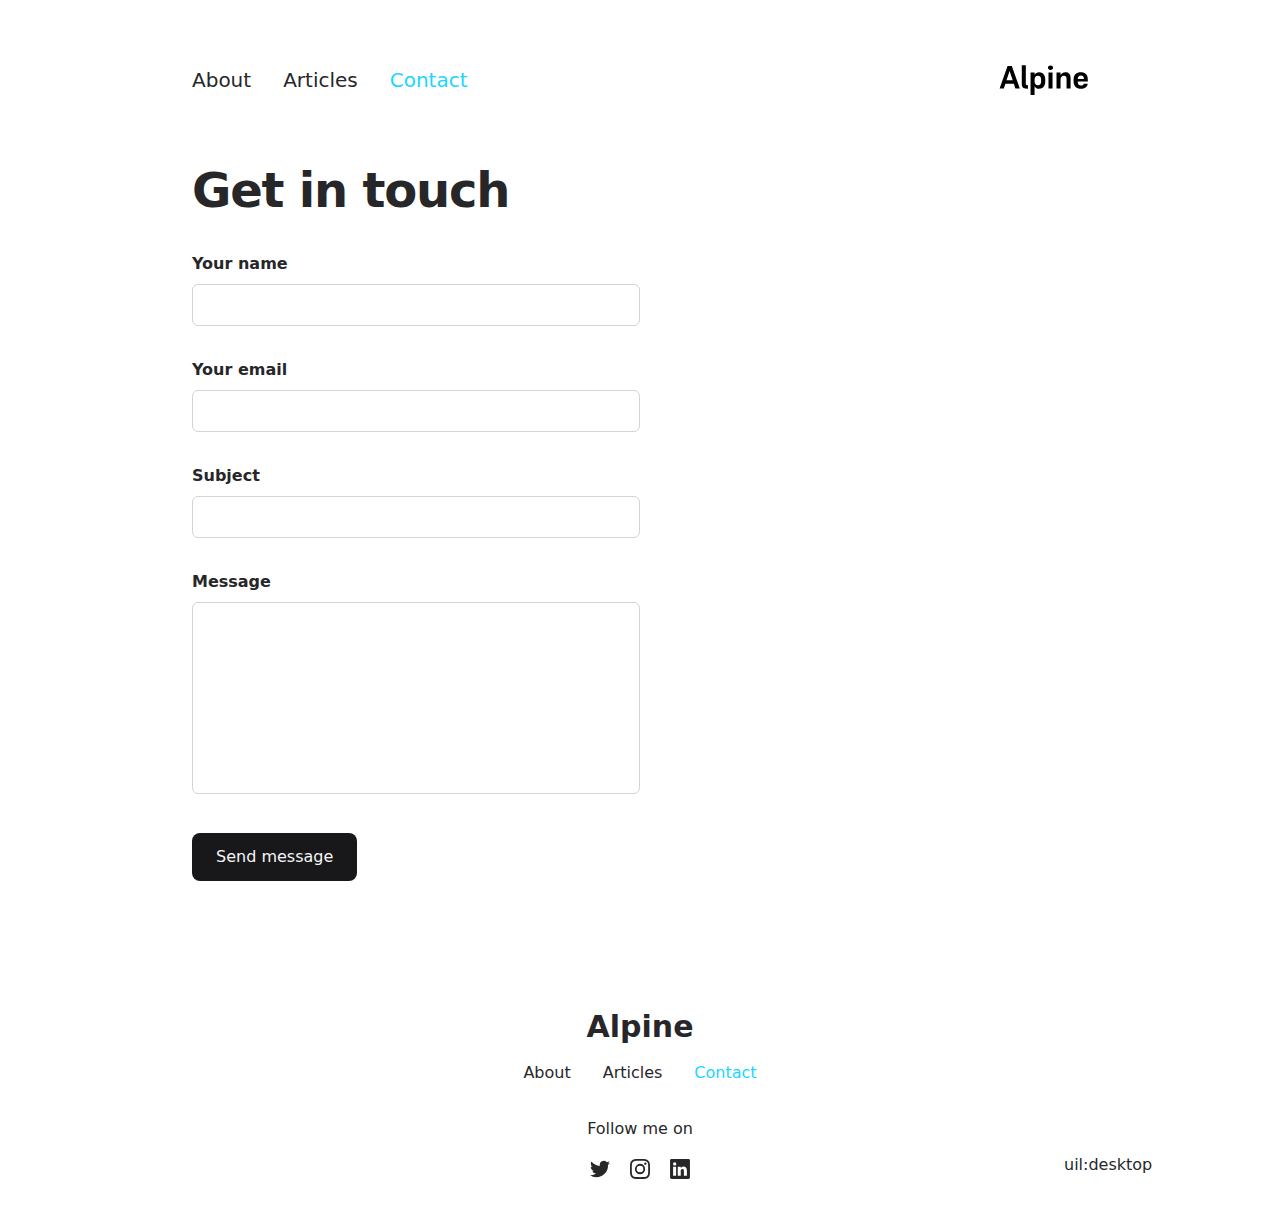
<file: contact/index.html>
<!DOCTYPE html><html  lang="en"><head><meta charset="utf-8">
<meta name="viewport" content="width=device-width, initial-scale=1">
<title>Contact</title>
<meta name="twitter:card" content="summary_large_image">
<meta name="description" content="The minimalist blog theme">
<meta property="og:description" content="The minimalist blog theme">
<meta property="og:image" content="/social-card-preview.png">
<meta property="og:image:width" content="400">
<meta property="og:image:height" content="300">
<meta property="og:image:alt" content="An image showcasing my project.">
<meta property="og:title" content="Contact">
<link rel="preload" as="fetch" crossorigin="anonymous" href="/contact/_payload.json">
<link rel="stylesheet" href="/_nuxt/entry.Cf_NfQ_y.css">
<link rel="stylesheet" href="/_nuxt/DocumentDrivenNotFound.rp24EwsG.css">
<link rel="stylesheet" href="/_nuxt/ProseH1.BwPAspty.css">
<link rel="stylesheet" href="/_nuxt/ContactForm.zO3SG3-6.css">
<link rel="stylesheet" href="/_nuxt/Input.dA9DCdNH.css">
<link rel="stylesheet" href="/_nuxt/Button.BkODGDpX.css">
<link rel="modulepreload" as="script" crossorigin href="/_nuxt/Cbp4KUza.js">
<link rel="modulepreload" as="script" crossorigin href="/_nuxt/Bfiu02It.js">
<link rel="modulepreload" as="script" crossorigin href="/_nuxt/DjaaEQsI.js">
<link rel="modulepreload" as="script" crossorigin href="/_nuxt/CJn39s2H.js">
<link rel="modulepreload" as="script" crossorigin href="/_nuxt/2GW7vM7a.js">
<link rel="modulepreload" as="script" crossorigin href="/_nuxt/Bd0By9c9.js">
<link rel="modulepreload" as="script" crossorigin href="/_nuxt/UenQTYtL.js">
<link rel="modulepreload" as="script" crossorigin href="/_nuxt/CDPkr0gj.js">
<link rel="modulepreload" as="script" crossorigin href="/_nuxt/D6tgNLAr.js">
<link rel="modulepreload" as="script" crossorigin href="/_nuxt/DZq3CyLL.js">
<link rel="modulepreload" as="script" crossorigin href="/_nuxt/CDXhlM2f.js">
<link rel="modulepreload" as="script" crossorigin href="/_nuxt/Dzty6onh.js">
<link rel="modulepreload" as="script" crossorigin href="/_nuxt/aa9gm9CM.js">
<link rel="prefetch" as="style" href="/_nuxt/article.DDlxgXvj.css">
<link rel="prefetch" as="style" href="/_nuxt/ProseA.D4RtImXF.css">
<link rel="prefetch" as="script" crossorigin href="/_nuxt/BGLydmtv.js">
<link rel="prefetch" as="script" crossorigin href="/_nuxt/xPQSu0DS.js">
<link rel="prefetch" as="script" crossorigin href="/_nuxt/BcWussCh.js">
<link rel="prefetch" as="script" crossorigin href="/_nuxt/Cbp4cWZb.js">
<link rel="prefetch" as="script" crossorigin href="/_nuxt/CnsMfWPi.js">
<link rel="prefetch" as="style" href="/_nuxt/useStudio.DzA-IoZ4.css">
<link rel="prefetch" as="script" crossorigin href="/_nuxt/BK9_cMga.js">
<link rel="prefetch" as="style" href="/_nuxt/error-404.D8uONj7L.css">
<link rel="prefetch" as="script" crossorigin href="/_nuxt/DV5uA322.js">
<link rel="prefetch" as="style" href="/_nuxt/error-500.p7T9h8Pv.css">
<link rel="prefetch" as="script" crossorigin href="/_nuxt/BRan2h3E.js">
<script type="module" src="/_nuxt/Cbp4KUza.js" crossorigin></script><style id="pinceau-runtime-hydratable">@media{.phy[--]{--puid:HRHdVg-v;}.pv-QywADd{max-width:var(--elements-container-maxWidth);padding-left:var(--elements-container-padding-mobile);padding-right:var(--elements-container-padding-mobile);}@media (min-width: 475px){.pv-QywADd{padding-left:var(--elements-container-padding-xs);padding-right:var(--elements-container-padding-xs);}}@media (min-width: 640px){.pv-QywADd{padding-left:var(--elements-container-padding-sm);padding-right:var(--elements-container-padding-sm);}}@media (min-width: 768px){.pv-QywADd{padding-left:var(--elements-container-padding-md);padding-right:var(--elements-container-padding-md);}}} </style><style id="pinceau-theme">@media { :root {--pinceau-mq: initial; --alpine-readableLine: 68ch;--alpine-backdrop-backgroundColor: #f4f4f5b3;--prose-code-inline-padding: 0.2rem 0.375rem 0.2rem 0.375rem;--prose-code-block-backdropFilter: contrast(1);--prose-code-block-border-style: solid;--prose-code-block-border-width: 1px;--prose-tbody-tr-borderBottom-style: dashed;--prose-tbody-tr-borderBottom-width: 1px;--prose-th-textAlign: inherit;--prose-thead-borderBottom-style: solid;--prose-thead-borderBottom-width: 1px;--prose-thead-border-style: solid;--prose-thead-border-width: 0px;--prose-table-textAlign: start;--prose-hr-width: 1px;--prose-hr-style: solid;--prose-li-listStylePosition: outside;--prose-ol-li-markerColor: currentColor;--prose-ol-paddingInlineStart: 21px;--prose-ol-listStyleType: decimal;--prose-ul-li-markerColor: currentColor;--prose-ul-paddingInlineStart: 21px;--prose-ul-listStyleType: disc;--prose-blockquote-border-style: solid;--prose-blockquote-border-width: 4px;--prose-blockquote-quotes: '201C' '201D' '2018' '2019';--prose-blockquote-paddingInlineStart: 24px;--prose-a-code-color-hover: currentColor;--prose-a-code-color-static: currentColor;--prose-a-hasCode-borderBottom: none;--prose-a-border-distance: 2px;--prose-a-border-color-hover: currentColor;--prose-a-border-color-static: currentColor;--prose-a-border-style-hover: solid;--prose-a-border-style-static: dashed;--prose-a-border-width: 1px;--prose-a-color-static: inherit;--prose-a-textDecoration: none;--prose-h6-margin: 3rem 0 2rem;--prose-h5-margin: 3rem 0 2rem;--prose-h4-margin: 3rem 0 2rem;--prose-h3-margin: 3rem 0 2rem;--prose-h2-margin: 3rem 0 2rem;--prose-h1-margin: 0 0 2rem;--prose-p-fontSize: 18px;--typography-lead-loose: 2;--typography-lead-relaxed: 1.625;--typography-lead-normal: 1.5;--typography-lead-snug: 1.375;--typography-lead-tight: 1.25;--typography-lead-none: 1;--typography-lead-10: 2.5rem;--typography-lead-9: 2.25rem;--typography-lead-8: 2rem;--typography-lead-7: 1.75rem;--typography-lead-6: 1.5rem;--typography-lead-5: 1.25rem;--typography-lead-4: 1rem;--typography-lead-3: .75rem;--typography-lead-2: .5rem;--typography-lead-1: .025rem;--typography-fontWeight-black: 900;--typography-fontWeight-extrabold: 800;--typography-fontWeight-bold: 700;--typography-fontWeight-semibold: 600;--typography-fontWeight-medium: 500;--typography-fontWeight-normal: 400;--typography-fontWeight-light: 300;--typography-fontWeight-extralight: 200;--typography-fontWeight-thin: 100;--typography-fontSize-9xl: 128px;--typography-fontSize-8xl: 96px;--typography-fontSize-7xl: 72px;--typography-fontSize-6xl: 60px;--typography-fontSize-5xl: 48px;--typography-fontSize-4xl: 36px;--typography-fontSize-3xl: 30px;--typography-fontSize-2xl: 24px;--typography-fontSize-xl: 20px;--typography-fontSize-lg: 18px;--typography-fontSize-base: 16px;--typography-fontSize-sm: 14px;--typography-fontSize-xs: 12px;--typography-letterSpacing-wide: 0.025em;--typography-letterSpacing-tight: -0.025em;--typography-verticalMargin-base: 24px;--typography-verticalMargin-sm: 16px;--elements-border-secondary-hover: [object Object];--elements-backdrop-background: #fffc;--elements-backdrop-filter: saturate(200%) blur(20px);--elements-container-maxWidth: 64rem;--lead-loose: 2;--lead-relaxed: 1.625;--lead-normal: 1.5;--lead-snug: 1.375;--lead-tight: 1.25;--lead-none: 1;--lead-10: 2.5rem;--lead-9: 2.25rem;--lead-8: 2rem;--lead-7: 1.75rem;--lead-6: 1.5rem;--lead-5: 1.25rem;--lead-4: 1rem;--lead-3: .75rem;--lead-2: .5rem;--lead-1: .025rem;--letterSpacing-widest: 0.1em;--letterSpacing-wider: 0.05em;--letterSpacing-wide: 0.025em;--letterSpacing-normal: 0em;--letterSpacing-tight: -0.025em;--letterSpacing-tighter: -0.05em;--fontSize-9xl: 8rem;--fontSize-8xl: 6rem;--fontSize-7xl: 4.5rem;--fontSize-6xl: 3.75rem;--fontSize-5xl: 3rem;--fontSize-4xl: 2.25rem;--fontSize-3xl: 1.875rem;--fontSize-2xl: 1.5rem;--fontSize-xl: 1.25rem;--fontSize-lg: 1.125rem;--fontSize-base: 1rem;--fontSize-sm: 0.875rem;--fontSize-xs: 0.75rem;--fontWeight-black: 900;--fontWeight-extrabold: 800;--fontWeight-bold: 700;--fontWeight-semibold: 600;--fontWeight-medium: 500;--fontWeight-normal: 400;--fontWeight-light: 300;--fontWeight-extralight: 200;--fontWeight-thin: 100;--font-mono: ui-monospace, SFMono-Regular, Menlo, Monaco, Consolas, Liberation Mono, Courier New, monospace;--font-serif: ui-serif, Georgia, Cambria, Times New Roman, Times, serif;--font-sans: ui-sans-serif, system-ui, -apple-system, BlinkMacSystemFont, Segoe UI, Roboto, Helvetica Neue, Arial, Noto Sans, sans-serif, Apple Color Emoji, Segoe UI Emoji, Segoe UI Symbol, Noto Color Emoji;--opacity-total: 1;--opacity-high: 0.8;--opacity-medium: 0.5;--opacity-soft: 0.3;--opacity-light: 0.15;--opacity-bright: 0.1;--opacity-noOpacity: 0;--borderWidth-lg: 3px;--borderWidth-md: 2px;--borderWidth-sm: 1px;--borderWidth-noBorder: 0;--space-rem-875: 0.875rem;--space-rem-625: 0.625rem;--space-rem-375: 0.375rem;--space-rem-125: 0.125rem;--space-px: 1px;--space-128: 32rem;--space-96: 24rem;--space-80: 20rem;--space-72: 18rem;--space-64: 16rem;--space-60: 15rem;--space-56: 14rem;--space-52: 13rem;--space-48: 12rem;--space-44: 11rem;--space-40: 10rem;--space-36: 9rem;--space-32: 8rem;--space-28: 7rem;--space-24: 6rem;--space-20: 5rem;--space-16: 4rem;--space-14: 3.5rem;--space-12: 3rem;--space-11: 2.75rem;--space-10: 2.5rem;--space-9: 2.25rem;--space-8: 2rem;--space-7: 1.75rem;--space-6: 1.5rem;--space-5: 1.25rem;--space-4: 1rem;--space-3: 0.75rem;--space-2: 0.5rem;--space-1: 0.25rem;--space-0: 0px;--size-full: 100%;--size-7xl: 80rem;--size-6xl: 72rem;--size-5xl: 64rem;--size-4xl: 56rem;--size-3xl: 48rem;--size-2xl: 42rem;--size-xl: 36rem;--size-lg: 32rem;--size-md: 28rem;--size-sm: 24rem;--size-xs: 20rem;--size-200: 200px;--size-104: 104px;--size-80: 80px;--size-64: 64px;--size-56: 56px;--size-48: 48px;--size-40: 40px;--size-32: 32px;--size-24: 24px;--size-20: 20px;--size-16: 16px;--size-12: 12px;--size-8: 8px;--size-6: 6px;--size-4: 4px;--size-2: 2px;--size-0: 0px;--radii-full: 9999px;--radii-3xl: 1.75rem;--radii-2xl: 1.5rem;--radii-xl: 1rem;--radii-lg: 0.75rem;--radii-md: 0.5rem;--radii-sm: 0.375rem;--radii-xs: 0.25rem;--radii-2xs: 0.125rem;--radii-none: 0px;--shadow-none: 0px 0px 0px 0px transparent;--shadow-lg: 0px 10px 15px -3px #000000, 0px 4px 6px -4px #000000;--shadow-md: 0px 4px 6px -1px #000000, 0px 2px 4px -2px #000000;--shadow-sm: 0px 1px 3px 0px #000000, 0px 1px 2px -1px #000000;--shadow-xs: 0px 1px 2px 0px #000000;--height-screen: 100vh;--width-screen: 100vw;--color-primary-900: #002e38;--color-primary-800: #005c70;--color-primary-700: #008aa9;--color-primary-600: #00b9e1;--color-primary-500: #1ad6ff;--color-primary-400: #40ddff;--color-primary-300: #66e4ff;--color-primary-200: #8deaff;--color-primary-100: #b3f1ff;--color-primary-50: #d9f8ff;--color-ruby-900: #380011;--color-ruby-800: #700021;--color-ruby-700: #a90032;--color-ruby-600: #e10043;--color-ruby-500: #ff1a5e;--color-ruby-400: #ff4079;--color-ruby-300: #ff6694;--color-ruby-200: #ff8dae;--color-ruby-100: #ffb3c9;--color-ruby-50: #ffd9e4;--color-pink-900: #380025;--color-pink-800: #70004b;--color-pink-700: #a90070;--color-pink-600: #e10095;--color-pink-500: #ff1ab2;--color-pink-400: #ff40bf;--color-pink-300: #ff66cc;--color-pink-200: #ff8dd8;--color-pink-100: #ffb3e5;--color-pink-50: #ffd9f2;--color-purple-900: #190038;--color-purple-800: #330070;--color-purple-700: #4c00a9;--color-purple-600: #6500e1;--color-purple-500: #811aff;--color-purple-400: #9640ff;--color-purple-300: #ab66ff;--color-purple-200: #c08dff;--color-purple-100: #d5b3ff;--color-purple-50: #ead9ff;--color-royalblue-900: #0b0531;--color-royalblue-800: #160a62;--color-royalblue-700: #211093;--color-royalblue-600: #2c15c4;--color-royalblue-500: #4127e8;--color-royalblue-400: #614bec;--color-royalblue-300: #806ff0;--color-royalblue-200: #a093f3;--color-royalblue-100: #c0b7f7;--color-royalblue-50: #dfdbfb;--color-indigoblue-900: #001238;--color-indigoblue-800: #002370;--color-indigoblue-700: #0035a9;--color-indigoblue-600: #0047e1;--color-indigoblue-500: #1a62ff;--color-indigoblue-400: #407cff;--color-indigoblue-300: #6696ff;--color-indigoblue-200: #8db0ff;--color-indigoblue-100: #b3cbff;--color-indigoblue-50: #d9e5ff;--color-blue-900: #002438;--color-blue-800: #004870;--color-blue-700: #006ca9;--color-blue-600: #0090e1;--color-blue-500: #1aadff;--color-blue-400: #40bbff;--color-blue-300: #66c8ff;--color-blue-200: #8dd6ff;--color-blue-100: #b3e4ff;--color-blue-50: #d9f1ff;--color-lightblue-900: #002e38;--color-lightblue-800: #005c70;--color-lightblue-700: #008aa9;--color-lightblue-600: #00b9e1;--color-lightblue-500: #1ad6ff;--color-lightblue-400: #40ddff;--color-lightblue-300: #66e4ff;--color-lightblue-200: #8deaff;--color-lightblue-100: #b3f1ff;--color-lightblue-50: #d9f8ff;--color-teal-900: #062a28;--color-teal-800: #0b544f;--color-teal-700: #117d77;--color-teal-600: #16a79e;--color-teal-500: #1cd1c6;--color-teal-400: #36e4da;--color-teal-300: #5fe9e1;--color-teal-200: #87efe9;--color-teal-100: #aff4f0;--color-teal-50: #d7faf8;--color-pear-900: #2a2b09;--color-pear-800: #545512;--color-pear-700: #7e801b;--color-pear-600: #a8aa24;--color-pear-500: #d0d32f;--color-pear-400: #d8da52;--color-pear-300: #e0e274;--color-pear-200: #e8e997;--color-pear-100: #eff0ba;--color-pear-50: #f7f8dc;--color-red-900: #380300;--color-red-800: #700700;--color-red-700: #a90a00;--color-red-600: #e10e00;--color-red-500: #ff281a;--color-red-400: #ff4c40;--color-red-300: #ff7066;--color-red-200: #ff948d;--color-red-100: #ffb7b3;--color-red-50: #ffdbd9;--color-orange-900: #381800;--color-orange-800: #702f00;--color-orange-700: #a94700;--color-orange-600: #e15e00;--color-orange-500: #ff7a1a;--color-orange-400: #ff9040;--color-orange-300: #ffa666;--color-orange-200: #ffbd8d;--color-orange-100: #ffd3b3;--color-orange-50: #ffe9d9;--color-yellow-900: #362b03;--color-yellow-800: #6d5605;--color-yellow-700: #a38108;--color-yellow-600: #daac0a;--color-yellow-500: #f5c828;--color-yellow-400: #f7d14c;--color-yellow-300: #f8da70;--color-yellow-200: #fae393;--color-yellow-100: #fcedb7;--color-yellow-50: #fdf6db;--color-green-900: #003f25;--color-green-800: #005e38;--color-green-700: #007e4a;--color-green-600: #009d5d;--color-green-500: #00bd6f;--color-green-400: #00dc82;--color-green-300: #30ffaa;--color-green-200: #83ffcc;--color-green-100: #acffdd;--color-green-50: #d6ffee;--color-gray-900: #18181B;--color-gray-800: #27272A;--color-gray-700: #3f3f46;--color-gray-600: #52525B;--color-gray-500: #71717A;--color-gray-400: #a1a1aa;--color-gray-300: #D4d4d8;--color-gray-200: #e4e4e7;--color-gray-100: #f4f4f5;--color-gray-50: #fafafa;--color-black: #0c0c0d;--color-white: #FFFFFF;--media-portrait: only screen and (orientation: portrait);--media-landscape: only screen and (orientation: landscape);--media-rm: (prefers-reduced-motion: reduce);--media-2xl: (min-width: 1536px);--media-xl: (min-width: 1280px);--media-lg: (min-width: 1024px);--media-md: (min-width: 768px);--media-sm: (min-width: 640px);--media-xs: (min-width: 475px);--alpine-body-color: var(--color-gray-800);--alpine-body-backgroundColor: var(--color-white);--prose-code-inline-fontWeight: var(--typography-fontWeight-normal);--prose-code-inline-fontSize: var(--typography-fontSize-sm);--prose-code-inline-borderRadius: var(--radii-xs);--prose-code-block-pre-padding: var(--typography-verticalMargin-sm);--prose-code-block-margin: var(--typography-verticalMargin-base) 0;--prose-code-block-fontSize: var(--typography-fontSize-sm);--prose-tbody-code-inline-fontSize: var(--typography-fontSize-sm);--prose-tbody-td-padding: var(--typography-verticalMargin-sm);--prose-th-fontWeight: var(--typography-fontWeight-semibold);--prose-th-padding: 0 var(--typography-verticalMargin-sm) var(--typography-verticalMargin-sm) var(--typography-verticalMargin-sm);--prose-table-lineHeight: var(--typography-lead-6);--prose-table-fontSize: var(--typography-fontSize-sm);--prose-table-margin: var(--typography-verticalMargin-base) 0;--prose-hr-margin: var(--typography-verticalMargin-base) 0;--prose-li-margin: var(--typography-verticalMargin-sm) 0;--prose-ol-margin: var(--typography-verticalMargin-base) 0;--prose-ul-margin: var(--typography-verticalMargin-base) 0;--prose-blockquote-margin: var(--typography-verticalMargin-base) 0;--prose-a-code-border-style: var(--prose-a-border-style-static);--prose-a-code-border-width: var(--prose-a-border-width);--prose-a-fontWeight: var(--typography-fontWeight-medium);--prose-img-margin: var(--typography-verticalMargin-base) 0;--prose-strong-fontWeight: var(--typography-fontWeight-semibold);--prose-h6-iconSize: var(--typography-fontSize-base);--prose-h6-fontWeight: var(--typography-fontWeight-semibold);--prose-h6-lineHeight: var(--typography-lead-normal);--prose-h6-fontSize: var(--typography-fontSize-lg);--prose-h5-iconSize: var(--typography-fontSize-lg);--prose-h5-fontWeight: var(--typography-fontWeight-semibold);--prose-h5-lineHeight: var(--typography-lead-snug);--prose-h5-fontSize: var(--typography-fontSize-xl);--prose-h4-iconSize: var(--typography-fontSize-lg);--prose-h4-letterSpacing: var(--typography-letterSpacing-tight);--prose-h4-fontWeight: var(--typography-fontWeight-semibold);--prose-h4-lineHeight: var(--typography-lead-snug);--prose-h4-fontSize: var(--typography-fontSize-2xl);--prose-h3-iconSize: var(--typography-fontSize-xl);--prose-h3-letterSpacing: var(--typography-letterSpacing-tight);--prose-h3-fontWeight: var(--typography-fontWeight-semibold);--prose-h3-lineHeight: var(--typography-lead-snug);--prose-h3-fontSize: var(--typography-fontSize-3xl);--prose-h2-iconSize: var(--typography-fontSize-2xl);--prose-h2-letterSpacing: var(--typography-letterSpacing-tight);--prose-h2-fontWeight: var(--typography-fontWeight-semibold);--prose-h2-lineHeight: var(--typography-lead-tight);--prose-h2-fontSize: var(--typography-fontSize-4xl);--prose-h1-iconSize: var(--typography-fontSize-3xl);--prose-h1-letterSpacing: var(--typography-letterSpacing-tight);--prose-h1-fontWeight: var(--typography-fontWeight-bold);--prose-h1-lineHeight: var(--typography-lead-tight);--prose-h1-fontSize: var(--typography-fontSize-5xl);--prose-p-br-margin: var(--typography-verticalMargin-base) 0 0 0;--prose-p-margin: var(--typography-verticalMargin-base) 0;--prose-p-lineHeight: var(--typography-lead-normal);--typography-color-primary-900: var(--color-primary-900);--typography-color-primary-800: var(--color-primary-800);--typography-color-primary-700: var(--color-primary-700);--typography-color-primary-600: var(--color-primary-600);--typography-color-primary-500: var(--color-primary-500);--typography-color-primary-400: var(--color-primary-400);--typography-color-primary-300: var(--color-primary-300);--typography-color-primary-200: var(--color-primary-200);--typography-color-primary-100: var(--color-primary-100);--typography-color-primary-50: var(--color-primary-50);--typography-font-code: var(--font-mono);--typography-font-body: var(--font-sans);--typography-font-display: var(--font-sans);--typography-body-backgroundColor: var(--color-white);--typography-body-color: var(--color-black);--elements-state-danger-borderColor-secondary: var(--color-red-200);--elements-state-danger-borderColor-primary: var(--color-red-100);--elements-state-danger-backgroundColor-secondary: var(--color-red-100);--elements-state-danger-backgroundColor-primary: var(--color-red-50);--elements-state-danger-color-secondary: var(--color-red-600);--elements-state-danger-color-primary: var(--color-red-500);--elements-state-warning-borderColor-secondary: var(--color-yellow-200);--elements-state-warning-borderColor-primary: var(--color-yellow-100);--elements-state-warning-backgroundColor-secondary: var(--color-yellow-100);--elements-state-warning-backgroundColor-primary: var(--color-yellow-50);--elements-state-warning-color-secondary: var(--color-yellow-700);--elements-state-warning-color-primary: var(--color-yellow-600);--elements-state-success-borderColor-secondary: var(--color-green-200);--elements-state-success-borderColor-primary: var(--color-green-100);--elements-state-success-backgroundColor-secondary: var(--color-green-100);--elements-state-success-backgroundColor-primary: var(--color-green-50);--elements-state-success-color-secondary: var(--color-green-600);--elements-state-success-color-primary: var(--color-green-500);--elements-state-info-borderColor-secondary: var(--color-blue-200);--elements-state-info-borderColor-primary: var(--color-blue-100);--elements-state-info-backgroundColor-secondary: var(--color-blue-100);--elements-state-info-backgroundColor-primary: var(--color-blue-50);--elements-state-info-color-secondary: var(--color-blue-600);--elements-state-info-color-primary: var(--color-blue-500);--elements-state-primary-borderColor-secondary: var(--color-primary-200);--elements-state-primary-borderColor-primary: var(--color-primary-100);--elements-state-primary-backgroundColor-secondary: var(--color-primary-100);--elements-state-primary-backgroundColor-primary: var(--color-primary-50);--elements-state-primary-color-secondary: var(--color-primary-700);--elements-state-primary-color-primary: var(--color-primary-600);--elements-surface-secondary-backgroundColor: var(--color-gray-200);--elements-surface-primary-backgroundColor: var(--color-gray-100);--elements-surface-background-base: var(--color-gray-100);--elements-border-secondary-static: var(--color-gray-200);--elements-border-primary-hover: var(--color-gray-200);--elements-border-primary-static: var(--color-gray-100);--elements-container-padding-md: var(--space-16);--elements-container-padding-sm: var(--space-12);--elements-container-padding-xs: var(--space-8);--elements-container-padding-mobile: var(--space-6);--elements-text-secondary-color-hover: var(--color-gray-700);--elements-text-secondary-color-static: var(--color-gray-500);--elements-text-primary-color-static: var(--color-gray-900);--text-6xl-lineHeight: var(--lead-none);--text-6xl-fontSize: var(--fontSize-6xl);--text-5xl-lineHeight: var(--lead-none);--text-5xl-fontSize: var(--fontSize-5xl);--text-4xl-lineHeight: var(--lead-10);--text-4xl-fontSize: var(--fontSize-4xl);--text-3xl-lineHeight: var(--lead-9);--text-3xl-fontSize: var(--fontSize-3xl);--text-2xl-lineHeight: var(--lead-8);--text-2xl-fontSize: var(--fontSize-2xl);--text-xl-lineHeight: var(--lead-7);--text-xl-fontSize: var(--fontSize-xl);--text-lg-lineHeight: var(--lead-7);--text-lg-fontSize: var(--fontSize-lg);--text-base-lineHeight: var(--lead-6);--text-base-fontSize: var(--fontSize-base);--text-sm-lineHeight: var(--lead-5);--text-sm-fontSize: var(--fontSize-sm);--text-xs-lineHeight: var(--lead-4);--text-xs-fontSize: var(--fontSize-xs);--shadow-2xl: 0px 25px 50px -12px var(--color-gray-900);--shadow-xl: 0px 20px 25px -5px var(--color-gray-400), 0px 8px 10px -6px #000000;--color-secondary-900: var(--color-gray-900);--color-secondary-800: var(--color-gray-800);--color-secondary-700: var(--color-gray-700);--color-secondary-600: var(--color-gray-600);--color-secondary-500: var(--color-gray-500);--color-secondary-400: var(--color-gray-400);--color-secondary-300: var(--color-gray-300);--color-secondary-200: var(--color-gray-200);--color-secondary-100: var(--color-gray-100);--color-secondary-50: var(--color-gray-50);--prose-a-code-background-hover: var(--typography-color-primary-50);--prose-a-code-border-color-hover: var(--typography-color-primary-500);--prose-a-color-hover: var(--typography-color-primary-500);--typography-color-secondary-900: var(--color-secondary-900);--typography-color-secondary-800: var(--color-secondary-800);--typography-color-secondary-700: var(--color-secondary-700);--typography-color-secondary-600: var(--color-secondary-600);--typography-color-secondary-500: var(--color-secondary-500);--typography-color-secondary-400: var(--color-secondary-400);--typography-color-secondary-300: var(--color-secondary-300);--typography-color-secondary-200: var(--color-secondary-200);--typography-color-secondary-100: var(--color-secondary-100);--typography-color-secondary-50: var(--color-secondary-50);--prose-code-inline-backgroundColor: var(--typography-color-secondary-100);--prose-code-inline-color: var(--typography-color-secondary-700);--prose-code-block-backgroundColor: var(--typography-color-secondary-100);--prose-code-block-color: var(--typography-color-secondary-700);--prose-code-block-border-color: var(--typography-color-secondary-200);--prose-tbody-tr-borderBottom-color: var(--typography-color-secondary-200);--prose-th-color: var(--typography-color-secondary-600);--prose-thead-borderBottom-color: var(--typography-color-secondary-200);--prose-thead-border-color: var(--typography-color-secondary-300);--prose-hr-color: var(--typography-color-secondary-200);--prose-blockquote-border-color: var(--typography-color-secondary-200);--prose-blockquote-color: var(--typography-color-secondary-500);--prose-a-code-border-color-static: var(--typography-color-secondary-400); } }@media { :root.dark {--pinceau-mq: dark; --alpine-backdrop-backgroundColor: #18181bb3;--prose-code-block-backdropFilter: contrast(1);--prose-ol-li-markerColor: currentColor;--prose-ul-li-markerColor: currentColor;--prose-a-code-color-hover: currentColor;--prose-a-code-color-static: currentColor;--prose-a-border-color-hover: currentColor;--prose-a-border-color-static: currentColor;--prose-a-color-static: inherit;--elements-backdrop-background: #0c0d0ccc;--alpine-body-color: var(--color-gray-200);--alpine-body-backgroundColor: var(--color-black);--typography-body-backgroundColor: var(--color-black);--typography-body-color: var(--color-white);--elements-state-danger-borderColor-secondary: var(--color-red-700);--elements-state-danger-borderColor-primary: var(--color-red-800);--elements-state-danger-backgroundColor-secondary: var(--color-red-800);--elements-state-danger-backgroundColor-primary: var(--color-red-900);--elements-state-danger-color-secondary: var(--color-red-200);--elements-state-danger-color-primary: var(--color-red-300);--elements-state-warning-borderColor-secondary: var(--color-yellow-700);--elements-state-warning-borderColor-primary: var(--color-yellow-800);--elements-state-warning-backgroundColor-secondary: var(--color-yellow-800);--elements-state-warning-backgroundColor-primary: var(--color-yellow-900);--elements-state-warning-color-secondary: var(--color-yellow-200);--elements-state-warning-color-primary: var(--color-yellow-400);--elements-state-success-borderColor-secondary: var(--color-green-700);--elements-state-success-borderColor-primary: var(--color-green-800);--elements-state-success-backgroundColor-secondary: var(--color-green-800);--elements-state-success-backgroundColor-primary: var(--color-green-900);--elements-state-success-color-secondary: var(--color-green-200);--elements-state-success-color-primary: var(--color-green-400);--elements-state-info-borderColor-secondary: var(--color-blue-700);--elements-state-info-borderColor-primary: var(--color-blue-800);--elements-state-info-backgroundColor-secondary: var(--color-blue-800);--elements-state-info-backgroundColor-primary: var(--color-blue-900);--elements-state-info-color-secondary: var(--color-blue-200);--elements-state-info-color-primary: var(--color-blue-400);--elements-state-primary-borderColor-secondary: var(--color-primary-700);--elements-state-primary-borderColor-primary: var(--color-primary-800);--elements-state-primary-backgroundColor-secondary: var(--color-primary-800);--elements-state-primary-backgroundColor-primary: var(--color-primary-900);--elements-state-primary-color-secondary: var(--color-primary-200);--elements-state-primary-color-primary: var(--color-primary-400);--elements-surface-secondary-backgroundColor: var(--color-gray-800);--elements-surface-primary-backgroundColor: var(--color-gray-900);--elements-surface-background-base: var(--color-gray-900);--elements-border-secondary-static: var(--color-gray-800);--elements-border-primary-hover: var(--color-gray-800);--elements-border-primary-static: var(--color-gray-900);--elements-text-secondary-color-hover: var(--color-gray-200);--elements-text-secondary-color-static: var(--color-gray-400);--elements-text-primary-color-static: var(--color-gray-50);--prose-a-code-background-hover: var(--typography-color-primary-900);--prose-a-code-border-color-hover: var(--typography-color-primary-600);--prose-a-color-hover: var(--typography-color-primary-400);--prose-code-inline-backgroundColor: var(--typography-color-secondary-800);--prose-code-inline-color: var(--typography-color-secondary-200);--prose-code-block-backgroundColor: var(--typography-color-secondary-900);--prose-code-block-color: var(--typography-color-secondary-200);--prose-code-block-border-color: var(--typography-color-secondary-800);--prose-tbody-tr-borderBottom-color: var(--typography-color-secondary-800);--prose-th-color: var(--typography-color-secondary-400);--prose-thead-borderBottom-color: var(--typography-color-secondary-800);--prose-thead-border-color: var(--typography-color-secondary-600);--prose-hr-color: var(--typography-color-secondary-800);--prose-blockquote-border-color: var(--typography-color-secondary-700);--prose-blockquote-color: var(--typography-color-secondary-400);--prose-a-code-border-color-static: var(--typography-color-secondary-600); } }</style><script>"use strict";(()=>{const a=window,e=document.documentElement,c=window.localStorage,d=["dark","light"],n=c&&c.getItem&&c.getItem("nuxt-color-mode")||"system";let l=n==="system"?f():n;const i=e.getAttribute("data-color-mode-forced");i&&(l=i),r(l),a["__NUXT_COLOR_MODE__"]={preference:n,value:l,getColorScheme:f,addColorScheme:r,removeColorScheme:u};function r(o){const t=""+o+"",s="";e.classList?e.classList.add(t):e.className+=" "+t,s&&e.setAttribute("data-"+s,o)}function u(o){const t=""+o+"",s="";e.classList?e.classList.remove(t):e.className=e.className.replace(new RegExp(t,"g"),""),s&&e.removeAttribute("data-"+s)}function m(o){return a.matchMedia("(prefers-color-scheme"+o+")")}function f(){if(a.matchMedia&&m("").media!=="not all"){for(const o of d)if(m(":"+o).matches)return o}return"light"}})();
</script></head><body><div id="__nuxt"><div class="container pv-QywADd pc-HRHdVg app-layout" data-v-92754a60 data-v-aa14d472><!--[--><div class="nuxt-progress" style="width:0%;height:3px;opacity:0;background-size:Infinity% auto;" data-v-92754a60></div><header class="right" data-v-92754a60 data-v-d0bc1945><div class="menu" data-v-d0bc1945><button aria-label="Navigation Menu" data-v-d0bc1945><svg width="24" height="24" viewBox="0 0 68 68" fill="currentColor" xmlns="http://www.w3.org/2000/svg" data-v-d0bc1945><path d="M8 34C8 32.1362 8 31.2044 8.30448 30.4693C8.71046 29.4892 9.48915 28.7105 10.4693 28.3045C11.2044 28 12.1362 28 14 28C15.8638 28 16.7956 28 17.5307 28.3045C18.5108 28.7105 19.2895 29.4892 19.6955 30.4693C20 31.2044 20 32.1362 20 34C20 35.8638 20 36.7956 19.6955 37.5307C19.2895 38.5108 18.5108 39.2895 17.5307 39.6955C16.7956 40 15.8638 40 14 40C12.1362 40 11.2044 40 10.4693 39.6955C9.48915 39.2895 8.71046 38.5108 8.30448 37.5307C8 36.7956 8 35.8638 8 34Z" data-v-d0bc1945></path><path d="M28 34C28 32.1362 28 31.2044 28.3045 30.4693C28.7105 29.4892 29.4892 28.7105 30.4693 28.3045C31.2044 28 32.1362 28 34 28C35.8638 28 36.7956 28 37.5307 28.3045C38.5108 28.7105 39.2895 29.4892 39.6955 30.4693C40 31.2044 40 32.1362 40 34C40 35.8638 40 36.7956 39.6955 37.5307C39.2895 38.5108 38.5108 39.2895 37.5307 39.6955C36.7956 40 35.8638 40 34 40C32.1362 40 31.2044 40 30.4693 39.6955C29.4892 39.2895 28.7105 38.5108 28.3045 37.5307C28 36.7956 28 35.8638 28 34Z" data-v-d0bc1945></path><path d="M48 34C48 32.1362 48 31.2044 48.3045 30.4693C48.7105 29.4892 49.4892 28.7105 50.4693 28.3045C51.2044 28 52.1362 28 54 28C55.8638 28 56.7956 28 57.5307 28.3045C58.5108 28.7105 59.2895 29.4892 59.6955 30.4693C60 31.2044 60 32.1362 60 34C60 35.8638 60 36.7956 59.6955 37.5307C59.2895 38.5108 58.5108 39.2895 57.5307 39.6955C56.7956 40 55.8638 40 54 40C52.1362 40 51.2044 40 50.4693 39.6955C49.4892 39.2895 48.7105 38.5108 48.3045 37.5307C48 36.7956 48 35.8638 48 34Z" data-v-d0bc1945></path></svg></button></div><div class="overlay" data-v-d0bc1945><nav data-v-d0bc1945 data-v-123d1faa><ul data-v-123d1faa><!--[--><li data-v-123d1faa><a href="/" class="" data-v-123d1faa><span class="underline-fx" data-v-123d1faa></span> About</a></li><li data-v-123d1faa><a href="/articles" class="" data-v-123d1faa><span class="underline-fx" data-v-123d1faa></span> Articles</a></li><li data-v-123d1faa><a aria-current="page" href="/contact" class="router-link-active router-link-exact-active" data-v-123d1faa><span class="underline-fx" data-v-123d1faa></span> Contact</a></li><!--]--></ul></nav></div><div class="logo" data-v-d0bc1945><a href="/" class="" data-v-d0bc1945><img src="/logo-dark.svg" class="dark-img" alt="alpine" width="89" height="31" data-v-d0bc1945><img src="/logo.svg" class="light-img" alt="alpine" width="89" height="31" data-v-d0bc1945></a></div><div class="main-nav" data-v-d0bc1945><nav data-v-d0bc1945 data-v-123d1faa><ul data-v-123d1faa><!--[--><li data-v-123d1faa><a href="/" class="" data-v-123d1faa><span class="underline-fx" data-v-123d1faa></span> About</a></li><li data-v-123d1faa><a href="/articles" class="" data-v-123d1faa><span class="underline-fx" data-v-123d1faa></span> Articles</a></li><li data-v-123d1faa><a aria-current="page" href="/contact" class="router-link-active router-link-exact-active" data-v-123d1faa><span class="underline-fx" data-v-123d1faa></span> Contact</a></li><!--]--></ul></nav></div></header><!--[--><div class="document-driven-page"><main><!--[--><div><h1 id="get-in-touch" data-v-b4b13d7a><a aria-current="page" href="/contact#get-in-touch" class="router-link-active router-link-exact-active" data-v-b4b13d7a><!--[-->Get in touch<!--]--><!----></a></h1><form class="contact-form" method="POST" action data-v-9eb3b1f1><div class="inputs" data-v-9eb3b1f1><!--[--><div data-v-9eb3b1f1 data-v-6bd3eeb2><label for="name" data-v-6bd3eeb2>Your name</label><input id="name" name="name" value="" type="text" placeholder="" data-v-6bd3eeb2></div><div data-v-9eb3b1f1 data-v-6bd3eeb2><label for="email" data-v-6bd3eeb2>Your email</label><input id="email" name="email" value="" type="email" placeholder="" data-v-6bd3eeb2></div><div data-v-9eb3b1f1 data-v-6bd3eeb2><label for="subject" data-v-6bd3eeb2>Subject</label><input id="subject" name="subject" value="" type="text" placeholder="" data-v-6bd3eeb2></div><div data-v-9eb3b1f1 data-v-6bd3eeb2><label for="message" data-v-6bd3eeb2>Message</label><textarea id="message" name="message" type="textarea" placeholder="" data-v-6bd3eeb2></textarea></div><!--]--></div><div data-v-9eb3b1f1><button type="submit" disabled data-v-9eb3b1f1 data-v-f554c2af><!--[-->Send message<!--]--></button></div></form></div><!--]--></main></div><!--]--><footer class="center" data-v-92754a60 data-v-7bb04f1a><a href="https://www.github.com/nuxt-themes/alpine" rel="noopener noreferrer" class="credits" data-v-7bb04f1a>Alpine</a><div class="navigation" data-v-7bb04f1a><nav data-v-7bb04f1a data-v-123d1faa><ul data-v-123d1faa><!--[--><li data-v-123d1faa><a href="/" class="" data-v-123d1faa><span class="underline-fx" data-v-123d1faa></span> About</a></li><li data-v-123d1faa><a href="/articles" class="" data-v-123d1faa><span class="underline-fx" data-v-123d1faa></span> Articles</a></li><li data-v-123d1faa><a aria-current="page" href="/contact" class="router-link-active router-link-exact-active" data-v-123d1faa><span class="underline-fx" data-v-123d1faa></span> Contact</a></li><!--]--></ul></nav></div><p class="message" data-v-7bb04f1a>Follow me on</p><div class="icons" data-v-7bb04f1a><div class="social" data-v-7bb04f1a><!--[--><a href="https://twitter.com/nuxtlabs" rel="noopener noreferrer" target="_blank" title="nuxtlabs" aria-label="nuxtlabs" data-v-c0f4561d><svg xmlns="http://www.w3.org/2000/svg" xmlns:xlink="http://www.w3.org/1999/xlink" aria-hidden="true" role="img" class="icon" data-v-c0f4561d style="" width="1em" height="1em" viewBox="0 0 24 24" data-v-bcfe47ef><path fill="currentColor" d="M22 5.8a8.49 8.49 0 0 1-2.36.64a4.13 4.13 0 0 0 1.81-2.27a8.21 8.21 0 0 1-2.61 1a4.1 4.1 0 0 0-7 3.74a11.64 11.64 0 0 1-8.45-4.29a4.16 4.16 0 0 0-.55 2.07a4.09 4.09 0 0 0 1.82 3.41a4.05 4.05 0 0 1-1.86-.51v.05a4.1 4.1 0 0 0 3.3 4a3.93 3.93 0 0 1-1.1.17a4.9 4.9 0 0 1-.77-.07a4.11 4.11 0 0 0 3.83 2.84A8.22 8.22 0 0 1 3 18.34a7.93 7.93 0 0 1-1-.06a11.57 11.57 0 0 0 6.29 1.85A11.59 11.59 0 0 0 20 8.45v-.53a8.43 8.43 0 0 0 2-2.12"/></svg></a><a href="https://instagram.com/atinuxt" rel="noopener noreferrer" target="_blank" title="atinuxt" aria-label="atinuxt" data-v-c0f4561d><svg xmlns="http://www.w3.org/2000/svg" xmlns:xlink="http://www.w3.org/1999/xlink" aria-hidden="true" role="img" class="icon" data-v-c0f4561d style="" width="1em" height="1em" viewBox="0 0 24 24" data-v-bcfe47ef><path fill="currentColor" d="M17.34 5.46a1.2 1.2 0 1 0 1.2 1.2a1.2 1.2 0 0 0-1.2-1.2m4.6 2.42a7.59 7.59 0 0 0-.46-2.43a4.94 4.94 0 0 0-1.16-1.77a4.7 4.7 0 0 0-1.77-1.15a7.3 7.3 0 0 0-2.43-.47C15.06 2 14.72 2 12 2s-3.06 0-4.12.06a7.3 7.3 0 0 0-2.43.47a4.78 4.78 0 0 0-1.77 1.15a4.7 4.7 0 0 0-1.15 1.77a7.3 7.3 0 0 0-.47 2.43C2 8.94 2 9.28 2 12s0 3.06.06 4.12a7.3 7.3 0 0 0 .47 2.43a4.7 4.7 0 0 0 1.15 1.77a4.78 4.78 0 0 0 1.77 1.15a7.3 7.3 0 0 0 2.43.47C8.94 22 9.28 22 12 22s3.06 0 4.12-.06a7.3 7.3 0 0 0 2.43-.47a4.7 4.7 0 0 0 1.77-1.15a4.85 4.85 0 0 0 1.16-1.77a7.59 7.59 0 0 0 .46-2.43c0-1.06.06-1.4.06-4.12s0-3.06-.06-4.12M20.14 16a5.61 5.61 0 0 1-.34 1.86a3.06 3.06 0 0 1-.75 1.15a3.19 3.19 0 0 1-1.15.75a5.61 5.61 0 0 1-1.86.34c-1 .05-1.37.06-4 .06s-3 0-4-.06a5.73 5.73 0 0 1-1.94-.3a3.27 3.27 0 0 1-1.1-.75a3 3 0 0 1-.74-1.15a5.54 5.54 0 0 1-.4-1.9c0-1-.06-1.37-.06-4s0-3 .06-4a5.54 5.54 0 0 1 .35-1.9A3 3 0 0 1 5 5a3.14 3.14 0 0 1 1.1-.8A5.73 5.73 0 0 1 8 3.86c1 0 1.37-.06 4-.06s3 0 4 .06a5.61 5.61 0 0 1 1.86.34a3.06 3.06 0 0 1 1.19.8a3.06 3.06 0 0 1 .75 1.1a5.61 5.61 0 0 1 .34 1.9c.05 1 .06 1.37.06 4s-.01 3-.06 4M12 6.87A5.13 5.13 0 1 0 17.14 12A5.12 5.12 0 0 0 12 6.87m0 8.46A3.33 3.33 0 1 1 15.33 12A3.33 3.33 0 0 1 12 15.33"/></svg></a><a href="https://www.linkedin.com/company/nuxtlabs" rel="noopener noreferrer" target="_blank" title="LinkedIn" aria-label="LinkedIn" data-v-c0f4561d><svg xmlns="http://www.w3.org/2000/svg" xmlns:xlink="http://www.w3.org/1999/xlink" aria-hidden="true" role="img" class="icon" data-v-c0f4561d style="" width="1em" height="1em" viewBox="0 0 24 24" data-v-bcfe47ef><path fill="currentColor" d="M20.47 2H3.53a1.45 1.45 0 0 0-1.47 1.43v17.14A1.45 1.45 0 0 0 3.53 22h16.94a1.45 1.45 0 0 0 1.47-1.43V3.43A1.45 1.45 0 0 0 20.47 2M8.09 18.74h-3v-9h3ZM6.59 8.48a1.56 1.56 0 1 1 0-3.12a1.57 1.57 0 1 1 0 3.12m12.32 10.26h-3v-4.83c0-1.21-.43-2-1.52-2A1.65 1.65 0 0 0 12.85 13a2 2 0 0 0-.1.73v5h-3v-9h3V11a3 3 0 0 1 2.71-1.5c2 0 3.45 1.29 3.45 4.06Z"/></svg></a><!--]--></div><div class="color-mode-switch" data-v-7bb04f1a><button aria-label="Color Mode" data-v-7bb04f1a data-v-af61cf03><span data-v-af61cf03></span></button></div></div></footer><!--]--></div></div><div id="teleports"></div><script type="application/json" id="__NUXT_DATA__" data-ssr="true" data-src="/contact/_payload.json">[{"state":1,"once":92,"_errors":94,"serverRendered":65,"path":7,"prerenderedAt":96},["Reactive",2],{"$sdd-pages":3,"$sdd-surrounds":37,"$sdd-globals":61,"$scolor-mode":63,"$sdd-navigation":66,"$sicons":83},["ShallowRef",4],["ShallowReactive",5],{"/contact":6},{"_path":7,"_dir":8,"_draft":9,"_partial":9,"_locale":8,"title":10,"description":8,"layout":11,"body":12,"_type":32,"_id":33,"_source":34,"_file":35,"_extension":36},"/contact","",false,"Contact","default",{"type":13,"children":14,"toc":29},"root",[15,24],{"type":16,"tag":17,"props":18,"children":20},"element","h1",{"id":19},"get-in-touch",[21],{"type":22,"value":23},"text","Get in touch",{"type":16,"tag":25,"props":26,"children":28},"contact-form",{":fields":27},"[{\"type\":\"text\",\"name\":\"name\",\"label\":\"Your name\",\"required\":true},{\"type\":\"email\",\"name\":\"email\",\"label\":\"Your email\",\"required\":true},{\"type\":\"text\",\"name\":\"subject\",\"label\":\"Subject\",\"required\":false},{\"type\":\"textarea\",\"name\":\"message\",\"label\":\"Message\",\"required\":true}]",[],{"title":8,"searchDepth":30,"depth":30,"links":31},2,[],"markdown","content:3.contact.md","content","3.contact.md","md",["ShallowRef",38],["ShallowReactive",39],{"/contact":40},[41,47],{"_path":42,"_dir":8,"_draft":9,"_partial":9,"_locale":8,"title":43,"description":8,"layout":44,"_type":32,"_id":45,"_source":34,"_file":46,"_extension":36},"/articles","Articles","page","content:2.articles.md","2.articles.md",{"_path":48,"_dir":49,"_draft":9,"_partial":9,"_locale":8,"title":50,"description":51,"cover":52,"author":53,"date":57,"layout":58,"_type":32,"_id":59,"_source":34,"_file":60,"_extension":36},"/articles/get-started","articles","Get started with Alpine","Creating a blog with Alpine is a command away, as well as deploying to many platforms.","/articles/get-started.webp",{"name":54,"avatarUrl":55,"link":56},"Sébastien Chopin","https://pbs.twimg.com/profile_images/1042510623962275840/1Iw_Mvud_400x400.jpg","https://twitter.com/atinux","2022-08-23T00:00:00.000Z","article","content:articles:1.get-started.md","articles/1.get-started.md",["ShallowRef",62],{},{"preference":64,"value":64,"unknown":65,"forced":9},"system",true,[67,70,82],{"title":68,"_path":69,"layout":11},"About","/",{"title":43,"_path":42,"children":71,"layout":44},[72,73,76,79],{"title":50,"_path":48,"layout":58},{"title":74,"_path":75,"layout":58},"Configure Alpine","/articles/configure",{"title":77,"_path":78,"layout":58},"Write Articles","/articles/write-articles",{"title":80,"_path":81,"layout":58},"Customize Alpine","/articles/design-tokens",{"title":10,"_path":7,"layout":11},{"uil:twitter":84,"uil:instagram":88,"uil:linkedin":90},{"left":85,"top":85,"width":86,"height":86,"rotate":85,"vFlip":9,"hFlip":9,"body":87},0,24,"\u003Cpath fill=\"currentColor\" d=\"M22 5.8a8.49 8.49 0 0 1-2.36.64a4.13 4.13 0 0 0 1.81-2.27a8.21 8.21 0 0 1-2.61 1a4.1 4.1 0 0 0-7 3.74a11.64 11.64 0 0 1-8.45-4.29a4.16 4.16 0 0 0-.55 2.07a4.09 4.09 0 0 0 1.82 3.41a4.05 4.05 0 0 1-1.86-.51v.05a4.1 4.1 0 0 0 3.3 4a3.93 3.93 0 0 1-1.1.17a4.9 4.9 0 0 1-.77-.07a4.11 4.11 0 0 0 3.83 2.84A8.22 8.22 0 0 1 3 18.34a7.93 7.93 0 0 1-1-.06a11.57 11.57 0 0 0 6.29 1.85A11.59 11.59 0 0 0 20 8.45v-.53a8.43 8.43 0 0 0 2-2.12\"/>",{"left":85,"top":85,"width":86,"height":86,"rotate":85,"vFlip":9,"hFlip":9,"body":89},"\u003Cpath fill=\"currentColor\" d=\"M17.34 5.46a1.2 1.2 0 1 0 1.2 1.2a1.2 1.2 0 0 0-1.2-1.2m4.6 2.42a7.59 7.59 0 0 0-.46-2.43a4.94 4.94 0 0 0-1.16-1.77a4.7 4.7 0 0 0-1.77-1.15a7.3 7.3 0 0 0-2.43-.47C15.06 2 14.72 2 12 2s-3.06 0-4.12.06a7.3 7.3 0 0 0-2.43.47a4.78 4.78 0 0 0-1.77 1.15a4.7 4.7 0 0 0-1.15 1.77a7.3 7.3 0 0 0-.47 2.43C2 8.94 2 9.28 2 12s0 3.06.06 4.12a7.3 7.3 0 0 0 .47 2.43a4.7 4.7 0 0 0 1.15 1.77a4.78 4.78 0 0 0 1.77 1.15a7.3 7.3 0 0 0 2.43.47C8.94 22 9.28 22 12 22s3.06 0 4.12-.06a7.3 7.3 0 0 0 2.43-.47a4.7 4.7 0 0 0 1.77-1.15a4.85 4.85 0 0 0 1.16-1.77a7.59 7.59 0 0 0 .46-2.43c0-1.06.06-1.4.06-4.12s0-3.06-.06-4.12M20.14 16a5.61 5.61 0 0 1-.34 1.86a3.06 3.06 0 0 1-.75 1.15a3.19 3.19 0 0 1-1.15.75a5.61 5.61 0 0 1-1.86.34c-1 .05-1.37.06-4 .06s-3 0-4-.06a5.73 5.73 0 0 1-1.94-.3a3.27 3.27 0 0 1-1.1-.75a3 3 0 0 1-.74-1.15a5.54 5.54 0 0 1-.4-1.9c0-1-.06-1.37-.06-4s0-3 .06-4a5.54 5.54 0 0 1 .35-1.9A3 3 0 0 1 5 5a3.14 3.14 0 0 1 1.1-.8A5.73 5.73 0 0 1 8 3.86c1 0 1.37-.06 4-.06s3 0 4 .06a5.61 5.61 0 0 1 1.86.34a3.06 3.06 0 0 1 1.19.8a3.06 3.06 0 0 1 .75 1.1a5.61 5.61 0 0 1 .34 1.9c.05 1 .06 1.37.06 4s-.01 3-.06 4M12 6.87A5.13 5.13 0 1 0 17.14 12A5.12 5.12 0 0 0 12 6.87m0 8.46A3.33 3.33 0 1 1 15.33 12A3.33 3.33 0 0 1 12 15.33\"/>",{"left":85,"top":85,"width":86,"height":86,"rotate":85,"vFlip":9,"hFlip":9,"body":91},"\u003Cpath fill=\"currentColor\" d=\"M20.47 2H3.53a1.45 1.45 0 0 0-1.47 1.43v17.14A1.45 1.45 0 0 0 3.53 22h16.94a1.45 1.45 0 0 0 1.47-1.43V3.43A1.45 1.45 0 0 0 20.47 2M8.09 18.74h-3v-9h3ZM6.59 8.48a1.56 1.56 0 1 1 0-3.12a1.57 1.57 0 1 1 0 3.12m12.32 10.26h-3v-4.83c0-1.21-.43-2-1.52-2A1.65 1.65 0 0 0 12.85 13a2 2 0 0 0-.1.73v5h-3v-9h3V11a3 3 0 0 1 2.71-1.5c2 0 3.45 1.29 3.45 4.06Z\"/>",["Reactive",93],["Set"],["Reactive",95],{},1711402616731]</script>
<script>window.__NUXT__={};window.__NUXT__.config={public:{FORMSPREE_URL:"",plausible:{hashMode:false,trackLocalhost:false,domain:"",apiHost:"https://plausible.io",autoPageviews:true,autoOutboundTracking:false},studio:{apiURL:"https://api.nuxt.studio",iframeMessagingAllowedOrigins:""},mdc:{components:{prose:true,map:{p:"prose-p",a:"prose-a",blockquote:"prose-blockquote","code-inline":"prose-code-inline",code:"ProseCodeInline",em:"prose-em",h1:"prose-h1",h2:"prose-h2",h3:"prose-h3",h4:"prose-h4",h5:"prose-h5",h6:"prose-h6",hr:"prose-hr",img:"prose-img",ul:"prose-ul",ol:"prose-ol",li:"prose-li",strong:"prose-strong",table:"prose-table",thead:"prose-thead",tbody:"prose-tbody",td:"prose-td",th:"prose-th",tr:"prose-tr"}},headings:{anchorLinks:{h1:false,h2:true,h3:true,h4:true,h5:false,h6:false}}},content:{locales:[],defaultLocale:"",integrity:1711402587200,experimental:{stripQueryParameters:false,advanceQuery:false,clientDB:false},respectPathCase:false,api:{baseURL:"/api/_content"},navigation:{fields:["navTitle","layout"]},tags:{p:"prose-p",a:"prose-a",blockquote:"prose-blockquote","code-inline":"prose-code-inline",code:"ProseCodeInline",em:"prose-em",h1:"prose-h1",h2:"prose-h2",h3:"prose-h3",h4:"prose-h4",h5:"prose-h5",h6:"prose-h6",hr:"prose-hr",img:"prose-img",ul:"prose-ul",ol:"prose-ol",li:"prose-li",strong:"prose-strong",table:"prose-table",thead:"prose-thead",tbody:"prose-tbody",td:"prose-td",th:"prose-th",tr:"prose-tr"},highlight:{theme:{default:"github-light",dark:"github-dark"},preload:["json","js","ts","html","css","vue","diff","shell","markdown","yaml","bash","ini","c","cpp"],highlighter:"shiki",langs:["js","jsx","json","ts","tsx","vue","css","html","vue","bash","md","mdc","yaml","json","js","ts","html","css","vue","diff","shell","markdown","yaml","bash","ini","c","cpp"]},wsUrl:"",documentDriven:{page:true,navigation:true,surround:true,globals:{},layoutFallbacks:["theme"],injectPage:true},host:"",trailingSlash:false,search:"",contentHead:true,anchorLinks:{depth:4,exclude:[1]}}},app:{baseURL:"/",buildAssetsDir:"/_nuxt/",cdnURL:""}}</script></body></html>
</file>
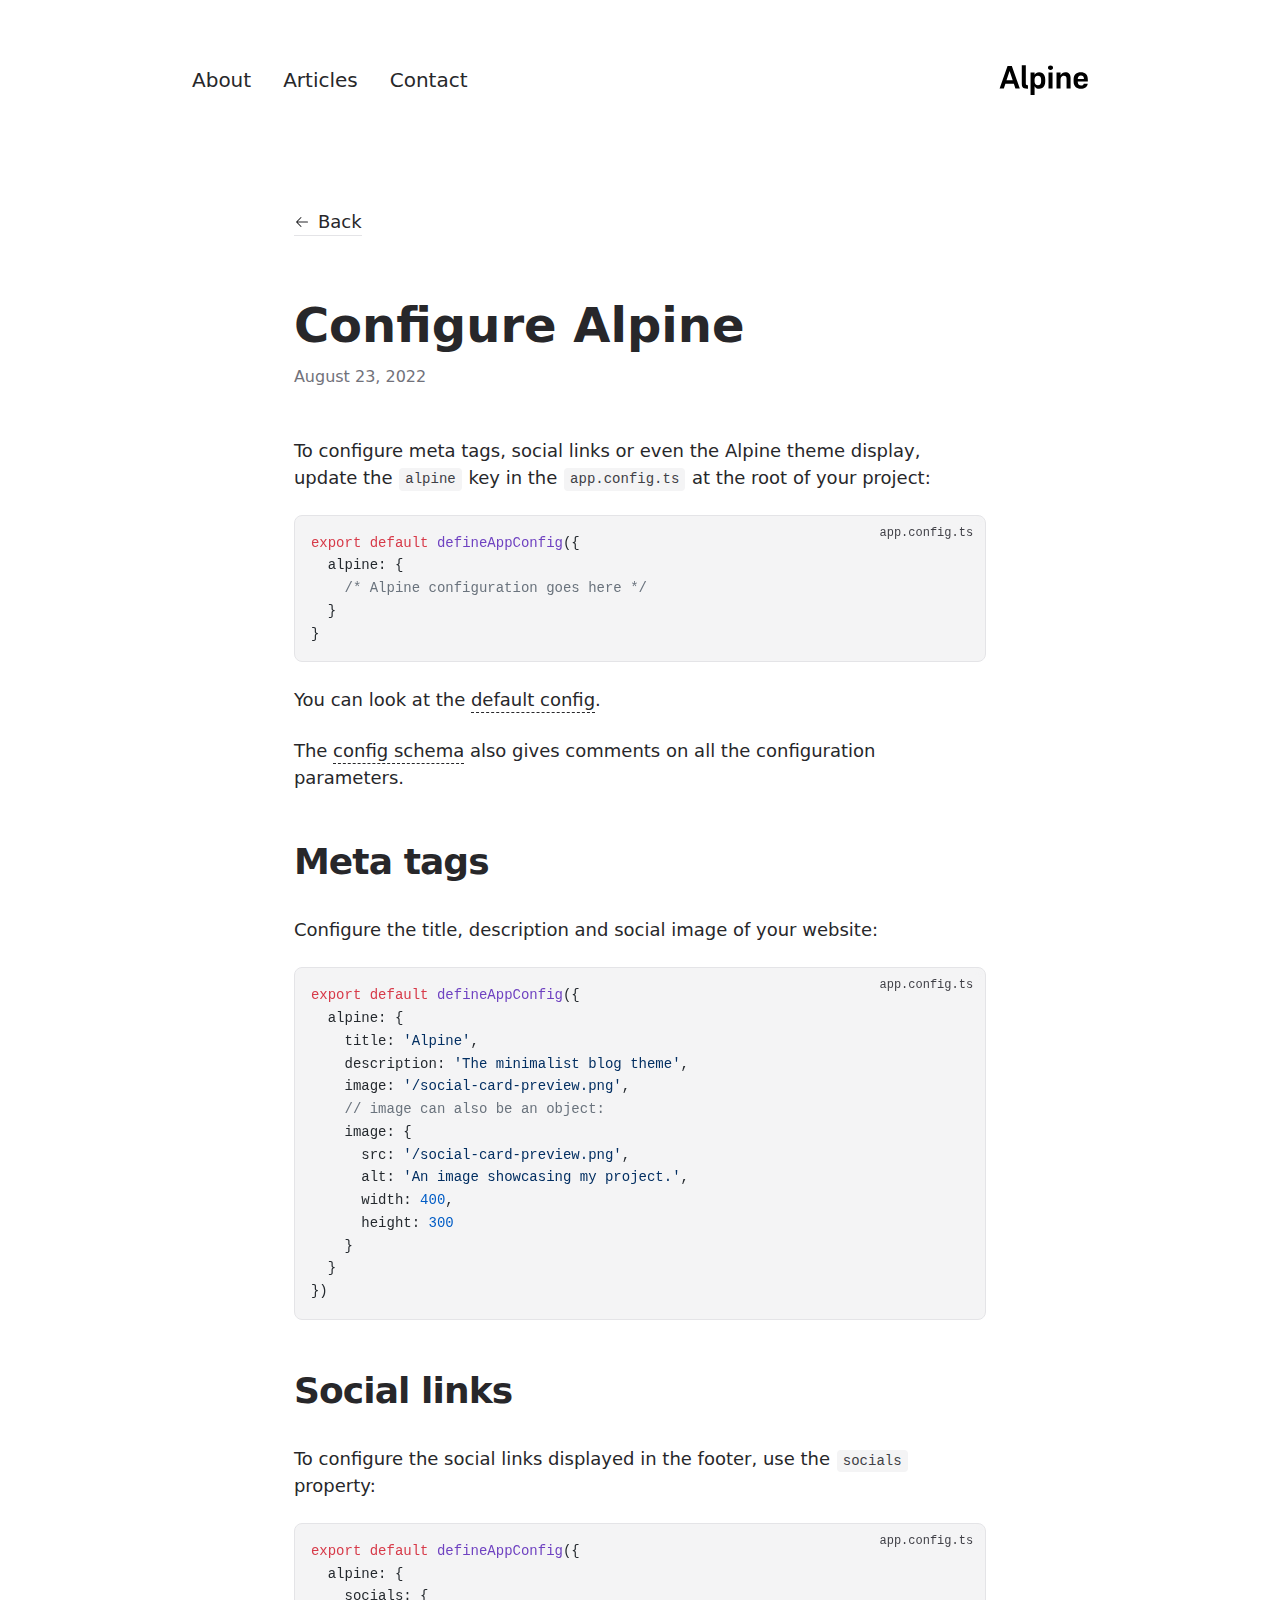
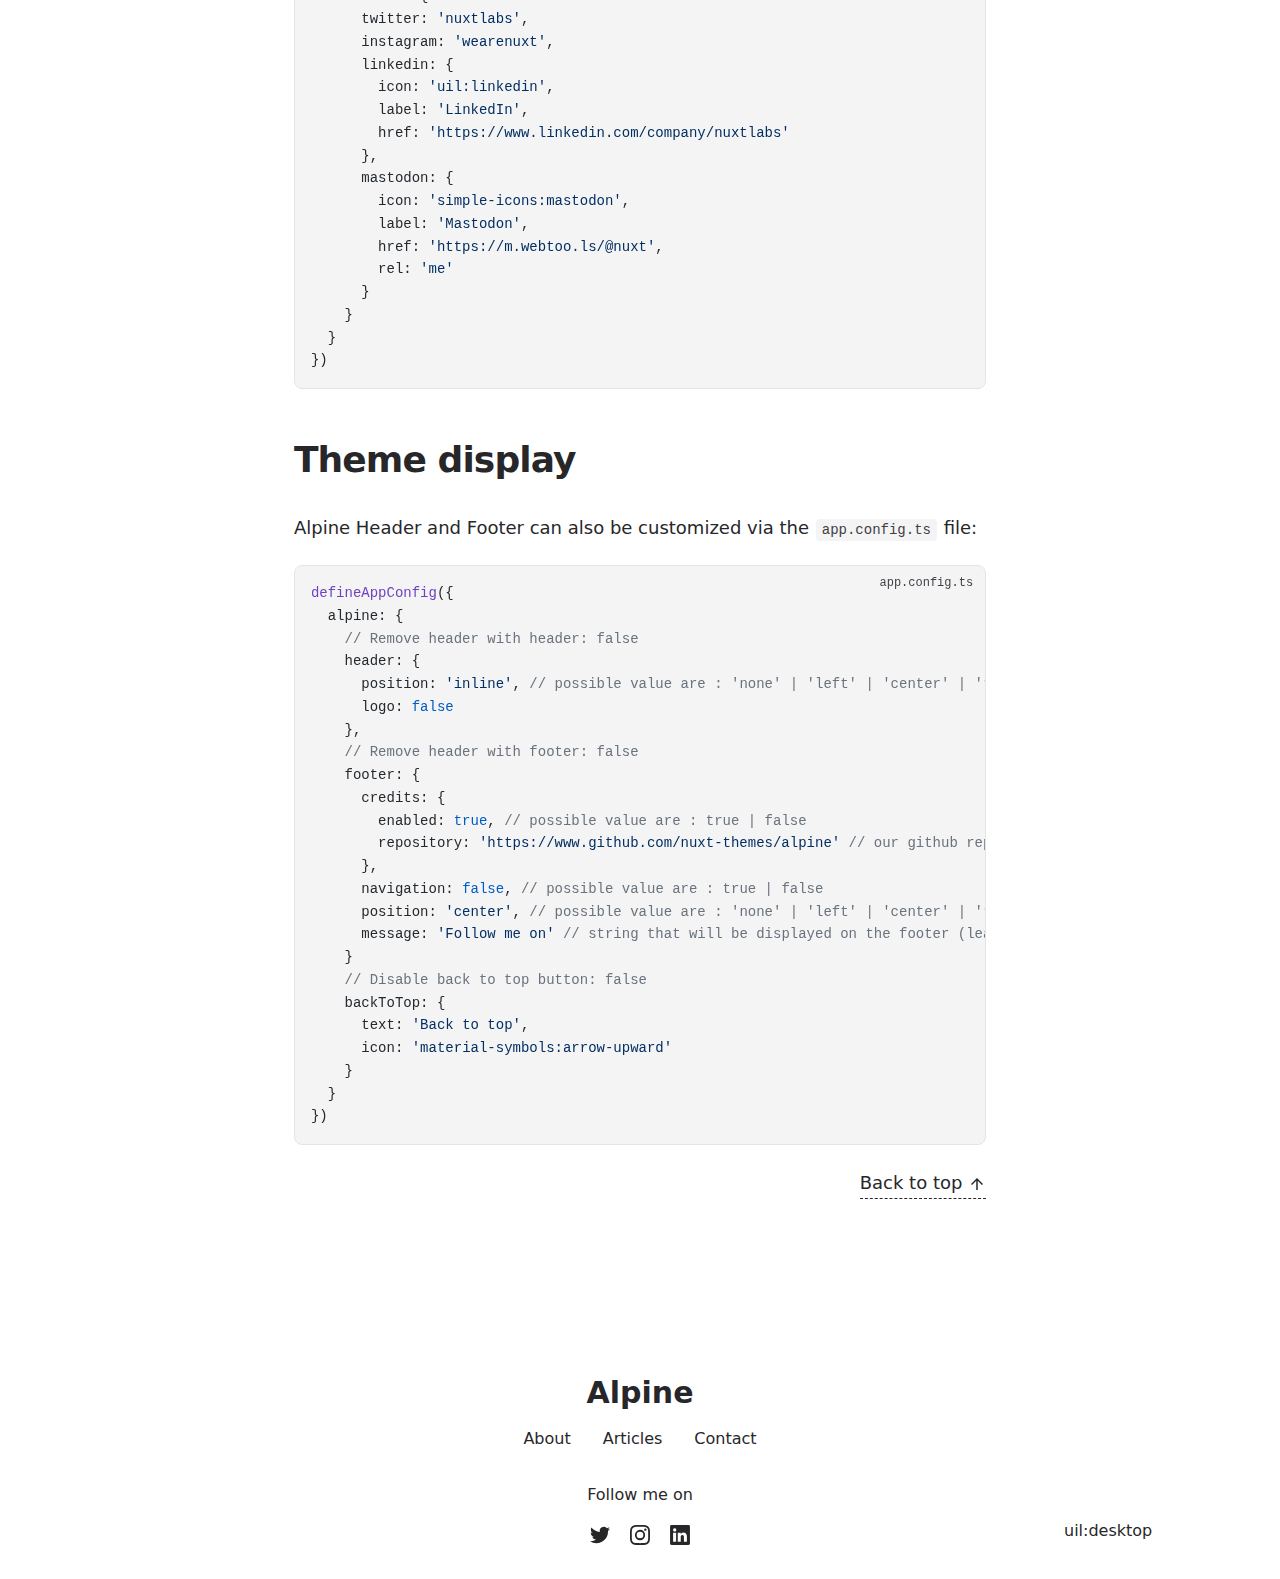
<file: articles/configure/index.html>
<!DOCTYPE html><html  lang="en"><head><meta charset="utf-8">
<meta name="viewport" content="width=device-width, initial-scale=1">
<title>Configure Alpine</title>
<meta name="twitter:card" content="summary_large_image">
<meta property="og:image:width" content="400">
<meta property="og:image:height" content="300">
<meta property="og:image:alt" content="An image showcasing my project.">
<meta property="og:title" content="Configure Alpine">
<meta name="description" content="Learn how to configure Alpine with the app.config.ts file.">
<meta property="og:description" content="Learn how to configure Alpine with the app.config.ts file.">
<meta property="og:image" content="/articles/configure-alpine.webp">
<link rel="preload" as="fetch" crossorigin="anonymous" href="/articles/configure/_payload.json">
<link rel="stylesheet" href="/_nuxt/entry.Cf_NfQ_y.css">
<link rel="stylesheet" href="/_nuxt/DocumentDrivenNotFound.rp24EwsG.css">
<link rel="stylesheet" href="/_nuxt/article.DDlxgXvj.css">
<link rel="stylesheet" href="/_nuxt/ProseA.D4RtImXF.css">
<link rel="stylesheet" href="/_nuxt/ProseH1.BwPAspty.css">
<link rel="stylesheet" href="/_nuxt/ProseP.Dp1dLVOK.css">
<link rel="stylesheet" href="/_nuxt/ProseCodeInline.DPyaAaT7.css">
<link rel="stylesheet" href="/_nuxt/ProsePre.CchFRBtv.css">
<link rel="stylesheet" href="/_nuxt/ProseCode.f3kEnX8-.css">
<link rel="stylesheet" href="/_nuxt/ProseH2.CRhFEQGp.css">
<link rel="modulepreload" as="script" crossorigin href="/_nuxt/Cbp4KUza.js">
<link rel="modulepreload" as="script" crossorigin href="/_nuxt/Bfiu02It.js">
<link rel="modulepreload" as="script" crossorigin href="/_nuxt/DjaaEQsI.js">
<link rel="modulepreload" as="script" crossorigin href="/_nuxt/CJn39s2H.js">
<link rel="modulepreload" as="script" crossorigin href="/_nuxt/2GW7vM7a.js">
<link rel="modulepreload" as="script" crossorigin href="/_nuxt/Bd0By9c9.js">
<link rel="modulepreload" as="script" crossorigin href="/_nuxt/UenQTYtL.js">
<link rel="modulepreload" as="script" crossorigin href="/_nuxt/BGLydmtv.js">
<link rel="modulepreload" as="script" crossorigin href="/_nuxt/xPQSu0DS.js">
<link rel="modulepreload" as="script" crossorigin href="/_nuxt/BcWussCh.js">
<link rel="modulepreload" as="script" crossorigin href="/_nuxt/D6tgNLAr.js">
<link rel="modulepreload" as="script" crossorigin href="/_nuxt/DZq3CyLL.js">
<link rel="modulepreload" as="script" crossorigin href="/_nuxt/Co7GbUbW.js">
<link rel="modulepreload" as="script" crossorigin href="/_nuxt/CaSCZvxD.js">
<link rel="modulepreload" as="script" crossorigin href="/_nuxt/B0_B3bNp.js">
<link rel="modulepreload" as="script" crossorigin href="/_nuxt/Dvii4Nhj.js">
<link rel="modulepreload" as="script" crossorigin href="/_nuxt/BwS3sogB.js">
<link rel="prefetch" as="script" crossorigin href="/_nuxt/CDPkr0gj.js">
<link rel="prefetch" as="script" crossorigin href="/_nuxt/Cbp4cWZb.js">
<link rel="prefetch" as="script" crossorigin href="/_nuxt/CnsMfWPi.js">
<link rel="prefetch" as="style" href="/_nuxt/useStudio.DzA-IoZ4.css">
<link rel="prefetch" as="script" crossorigin href="/_nuxt/BK9_cMga.js">
<link rel="prefetch" as="style" href="/_nuxt/error-404.D8uONj7L.css">
<link rel="prefetch" as="script" crossorigin href="/_nuxt/DV5uA322.js">
<link rel="prefetch" as="style" href="/_nuxt/error-500.p7T9h8Pv.css">
<link rel="prefetch" as="script" crossorigin href="/_nuxt/BRan2h3E.js">
<script type="module" src="/_nuxt/Cbp4KUza.js" crossorigin></script><style id="pinceau-runtime-hydratable">@media{.phy[--]{--puid:3cSwLl-v;}.pv-L9Bn89{max-width:var(--elements-container-maxWidth);padding-left:var(--elements-container-padding-mobile);padding-right:var(--elements-container-padding-mobile);}@media (min-width: 475px){.pv-L9Bn89{padding-left:var(--elements-container-padding-xs);padding-right:var(--elements-container-padding-xs);}}@media (min-width: 640px){.pv-L9Bn89{padding-left:var(--elements-container-padding-sm);padding-right:var(--elements-container-padding-sm);}}@media (min-width: 768px){.pv-L9Bn89{padding-left:var(--elements-container-padding-md);padding-right:var(--elements-container-padding-md);}}} </style><style id="pinceau-theme">@media { :root {--pinceau-mq: initial; --alpine-readableLine: 68ch;--alpine-backdrop-backgroundColor: #f4f4f5b3;--prose-code-inline-padding: 0.2rem 0.375rem 0.2rem 0.375rem;--prose-code-block-backdropFilter: contrast(1);--prose-code-block-border-style: solid;--prose-code-block-border-width: 1px;--prose-tbody-tr-borderBottom-style: dashed;--prose-tbody-tr-borderBottom-width: 1px;--prose-th-textAlign: inherit;--prose-thead-borderBottom-style: solid;--prose-thead-borderBottom-width: 1px;--prose-thead-border-style: solid;--prose-thead-border-width: 0px;--prose-table-textAlign: start;--prose-hr-width: 1px;--prose-hr-style: solid;--prose-li-listStylePosition: outside;--prose-ol-li-markerColor: currentColor;--prose-ol-paddingInlineStart: 21px;--prose-ol-listStyleType: decimal;--prose-ul-li-markerColor: currentColor;--prose-ul-paddingInlineStart: 21px;--prose-ul-listStyleType: disc;--prose-blockquote-border-style: solid;--prose-blockquote-border-width: 4px;--prose-blockquote-quotes: '201C' '201D' '2018' '2019';--prose-blockquote-paddingInlineStart: 24px;--prose-a-code-color-hover: currentColor;--prose-a-code-color-static: currentColor;--prose-a-hasCode-borderBottom: none;--prose-a-border-distance: 2px;--prose-a-border-color-hover: currentColor;--prose-a-border-color-static: currentColor;--prose-a-border-style-hover: solid;--prose-a-border-style-static: dashed;--prose-a-border-width: 1px;--prose-a-color-static: inherit;--prose-a-textDecoration: none;--prose-h6-margin: 3rem 0 2rem;--prose-h5-margin: 3rem 0 2rem;--prose-h4-margin: 3rem 0 2rem;--prose-h3-margin: 3rem 0 2rem;--prose-h2-margin: 3rem 0 2rem;--prose-h1-margin: 0 0 2rem;--prose-p-fontSize: 18px;--typography-lead-loose: 2;--typography-lead-relaxed: 1.625;--typography-lead-normal: 1.5;--typography-lead-snug: 1.375;--typography-lead-tight: 1.25;--typography-lead-none: 1;--typography-lead-10: 2.5rem;--typography-lead-9: 2.25rem;--typography-lead-8: 2rem;--typography-lead-7: 1.75rem;--typography-lead-6: 1.5rem;--typography-lead-5: 1.25rem;--typography-lead-4: 1rem;--typography-lead-3: .75rem;--typography-lead-2: .5rem;--typography-lead-1: .025rem;--typography-fontWeight-black: 900;--typography-fontWeight-extrabold: 800;--typography-fontWeight-bold: 700;--typography-fontWeight-semibold: 600;--typography-fontWeight-medium: 500;--typography-fontWeight-normal: 400;--typography-fontWeight-light: 300;--typography-fontWeight-extralight: 200;--typography-fontWeight-thin: 100;--typography-fontSize-9xl: 128px;--typography-fontSize-8xl: 96px;--typography-fontSize-7xl: 72px;--typography-fontSize-6xl: 60px;--typography-fontSize-5xl: 48px;--typography-fontSize-4xl: 36px;--typography-fontSize-3xl: 30px;--typography-fontSize-2xl: 24px;--typography-fontSize-xl: 20px;--typography-fontSize-lg: 18px;--typography-fontSize-base: 16px;--typography-fontSize-sm: 14px;--typography-fontSize-xs: 12px;--typography-letterSpacing-wide: 0.025em;--typography-letterSpacing-tight: -0.025em;--typography-verticalMargin-base: 24px;--typography-verticalMargin-sm: 16px;--elements-border-secondary-hover: [object Object];--elements-backdrop-background: #fffc;--elements-backdrop-filter: saturate(200%) blur(20px);--elements-container-maxWidth: 64rem;--lead-loose: 2;--lead-relaxed: 1.625;--lead-normal: 1.5;--lead-snug: 1.375;--lead-tight: 1.25;--lead-none: 1;--lead-10: 2.5rem;--lead-9: 2.25rem;--lead-8: 2rem;--lead-7: 1.75rem;--lead-6: 1.5rem;--lead-5: 1.25rem;--lead-4: 1rem;--lead-3: .75rem;--lead-2: .5rem;--lead-1: .025rem;--letterSpacing-widest: 0.1em;--letterSpacing-wider: 0.05em;--letterSpacing-wide: 0.025em;--letterSpacing-normal: 0em;--letterSpacing-tight: -0.025em;--letterSpacing-tighter: -0.05em;--fontSize-9xl: 8rem;--fontSize-8xl: 6rem;--fontSize-7xl: 4.5rem;--fontSize-6xl: 3.75rem;--fontSize-5xl: 3rem;--fontSize-4xl: 2.25rem;--fontSize-3xl: 1.875rem;--fontSize-2xl: 1.5rem;--fontSize-xl: 1.25rem;--fontSize-lg: 1.125rem;--fontSize-base: 1rem;--fontSize-sm: 0.875rem;--fontSize-xs: 0.75rem;--fontWeight-black: 900;--fontWeight-extrabold: 800;--fontWeight-bold: 700;--fontWeight-semibold: 600;--fontWeight-medium: 500;--fontWeight-normal: 400;--fontWeight-light: 300;--fontWeight-extralight: 200;--fontWeight-thin: 100;--font-mono: ui-monospace, SFMono-Regular, Menlo, Monaco, Consolas, Liberation Mono, Courier New, monospace;--font-serif: ui-serif, Georgia, Cambria, Times New Roman, Times, serif;--font-sans: ui-sans-serif, system-ui, -apple-system, BlinkMacSystemFont, Segoe UI, Roboto, Helvetica Neue, Arial, Noto Sans, sans-serif, Apple Color Emoji, Segoe UI Emoji, Segoe UI Symbol, Noto Color Emoji;--opacity-total: 1;--opacity-high: 0.8;--opacity-medium: 0.5;--opacity-soft: 0.3;--opacity-light: 0.15;--opacity-bright: 0.1;--opacity-noOpacity: 0;--borderWidth-lg: 3px;--borderWidth-md: 2px;--borderWidth-sm: 1px;--borderWidth-noBorder: 0;--space-rem-875: 0.875rem;--space-rem-625: 0.625rem;--space-rem-375: 0.375rem;--space-rem-125: 0.125rem;--space-px: 1px;--space-128: 32rem;--space-96: 24rem;--space-80: 20rem;--space-72: 18rem;--space-64: 16rem;--space-60: 15rem;--space-56: 14rem;--space-52: 13rem;--space-48: 12rem;--space-44: 11rem;--space-40: 10rem;--space-36: 9rem;--space-32: 8rem;--space-28: 7rem;--space-24: 6rem;--space-20: 5rem;--space-16: 4rem;--space-14: 3.5rem;--space-12: 3rem;--space-11: 2.75rem;--space-10: 2.5rem;--space-9: 2.25rem;--space-8: 2rem;--space-7: 1.75rem;--space-6: 1.5rem;--space-5: 1.25rem;--space-4: 1rem;--space-3: 0.75rem;--space-2: 0.5rem;--space-1: 0.25rem;--space-0: 0px;--size-full: 100%;--size-7xl: 80rem;--size-6xl: 72rem;--size-5xl: 64rem;--size-4xl: 56rem;--size-3xl: 48rem;--size-2xl: 42rem;--size-xl: 36rem;--size-lg: 32rem;--size-md: 28rem;--size-sm: 24rem;--size-xs: 20rem;--size-200: 200px;--size-104: 104px;--size-80: 80px;--size-64: 64px;--size-56: 56px;--size-48: 48px;--size-40: 40px;--size-32: 32px;--size-24: 24px;--size-20: 20px;--size-16: 16px;--size-12: 12px;--size-8: 8px;--size-6: 6px;--size-4: 4px;--size-2: 2px;--size-0: 0px;--radii-full: 9999px;--radii-3xl: 1.75rem;--radii-2xl: 1.5rem;--radii-xl: 1rem;--radii-lg: 0.75rem;--radii-md: 0.5rem;--radii-sm: 0.375rem;--radii-xs: 0.25rem;--radii-2xs: 0.125rem;--radii-none: 0px;--shadow-none: 0px 0px 0px 0px transparent;--shadow-lg: 0px 10px 15px -3px #000000, 0px 4px 6px -4px #000000;--shadow-md: 0px 4px 6px -1px #000000, 0px 2px 4px -2px #000000;--shadow-sm: 0px 1px 3px 0px #000000, 0px 1px 2px -1px #000000;--shadow-xs: 0px 1px 2px 0px #000000;--height-screen: 100vh;--width-screen: 100vw;--color-primary-900: #002e38;--color-primary-800: #005c70;--color-primary-700: #008aa9;--color-primary-600: #00b9e1;--color-primary-500: #1ad6ff;--color-primary-400: #40ddff;--color-primary-300: #66e4ff;--color-primary-200: #8deaff;--color-primary-100: #b3f1ff;--color-primary-50: #d9f8ff;--color-ruby-900: #380011;--color-ruby-800: #700021;--color-ruby-700: #a90032;--color-ruby-600: #e10043;--color-ruby-500: #ff1a5e;--color-ruby-400: #ff4079;--color-ruby-300: #ff6694;--color-ruby-200: #ff8dae;--color-ruby-100: #ffb3c9;--color-ruby-50: #ffd9e4;--color-pink-900: #380025;--color-pink-800: #70004b;--color-pink-700: #a90070;--color-pink-600: #e10095;--color-pink-500: #ff1ab2;--color-pink-400: #ff40bf;--color-pink-300: #ff66cc;--color-pink-200: #ff8dd8;--color-pink-100: #ffb3e5;--color-pink-50: #ffd9f2;--color-purple-900: #190038;--color-purple-800: #330070;--color-purple-700: #4c00a9;--color-purple-600: #6500e1;--color-purple-500: #811aff;--color-purple-400: #9640ff;--color-purple-300: #ab66ff;--color-purple-200: #c08dff;--color-purple-100: #d5b3ff;--color-purple-50: #ead9ff;--color-royalblue-900: #0b0531;--color-royalblue-800: #160a62;--color-royalblue-700: #211093;--color-royalblue-600: #2c15c4;--color-royalblue-500: #4127e8;--color-royalblue-400: #614bec;--color-royalblue-300: #806ff0;--color-royalblue-200: #a093f3;--color-royalblue-100: #c0b7f7;--color-royalblue-50: #dfdbfb;--color-indigoblue-900: #001238;--color-indigoblue-800: #002370;--color-indigoblue-700: #0035a9;--color-indigoblue-600: #0047e1;--color-indigoblue-500: #1a62ff;--color-indigoblue-400: #407cff;--color-indigoblue-300: #6696ff;--color-indigoblue-200: #8db0ff;--color-indigoblue-100: #b3cbff;--color-indigoblue-50: #d9e5ff;--color-blue-900: #002438;--color-blue-800: #004870;--color-blue-700: #006ca9;--color-blue-600: #0090e1;--color-blue-500: #1aadff;--color-blue-400: #40bbff;--color-blue-300: #66c8ff;--color-blue-200: #8dd6ff;--color-blue-100: #b3e4ff;--color-blue-50: #d9f1ff;--color-lightblue-900: #002e38;--color-lightblue-800: #005c70;--color-lightblue-700: #008aa9;--color-lightblue-600: #00b9e1;--color-lightblue-500: #1ad6ff;--color-lightblue-400: #40ddff;--color-lightblue-300: #66e4ff;--color-lightblue-200: #8deaff;--color-lightblue-100: #b3f1ff;--color-lightblue-50: #d9f8ff;--color-teal-900: #062a28;--color-teal-800: #0b544f;--color-teal-700: #117d77;--color-teal-600: #16a79e;--color-teal-500: #1cd1c6;--color-teal-400: #36e4da;--color-teal-300: #5fe9e1;--color-teal-200: #87efe9;--color-teal-100: #aff4f0;--color-teal-50: #d7faf8;--color-pear-900: #2a2b09;--color-pear-800: #545512;--color-pear-700: #7e801b;--color-pear-600: #a8aa24;--color-pear-500: #d0d32f;--color-pear-400: #d8da52;--color-pear-300: #e0e274;--color-pear-200: #e8e997;--color-pear-100: #eff0ba;--color-pear-50: #f7f8dc;--color-red-900: #380300;--color-red-800: #700700;--color-red-700: #a90a00;--color-red-600: #e10e00;--color-red-500: #ff281a;--color-red-400: #ff4c40;--color-red-300: #ff7066;--color-red-200: #ff948d;--color-red-100: #ffb7b3;--color-red-50: #ffdbd9;--color-orange-900: #381800;--color-orange-800: #702f00;--color-orange-700: #a94700;--color-orange-600: #e15e00;--color-orange-500: #ff7a1a;--color-orange-400: #ff9040;--color-orange-300: #ffa666;--color-orange-200: #ffbd8d;--color-orange-100: #ffd3b3;--color-orange-50: #ffe9d9;--color-yellow-900: #362b03;--color-yellow-800: #6d5605;--color-yellow-700: #a38108;--color-yellow-600: #daac0a;--color-yellow-500: #f5c828;--color-yellow-400: #f7d14c;--color-yellow-300: #f8da70;--color-yellow-200: #fae393;--color-yellow-100: #fcedb7;--color-yellow-50: #fdf6db;--color-green-900: #003f25;--color-green-800: #005e38;--color-green-700: #007e4a;--color-green-600: #009d5d;--color-green-500: #00bd6f;--color-green-400: #00dc82;--color-green-300: #30ffaa;--color-green-200: #83ffcc;--color-green-100: #acffdd;--color-green-50: #d6ffee;--color-gray-900: #18181B;--color-gray-800: #27272A;--color-gray-700: #3f3f46;--color-gray-600: #52525B;--color-gray-500: #71717A;--color-gray-400: #a1a1aa;--color-gray-300: #D4d4d8;--color-gray-200: #e4e4e7;--color-gray-100: #f4f4f5;--color-gray-50: #fafafa;--color-black: #0c0c0d;--color-white: #FFFFFF;--media-portrait: only screen and (orientation: portrait);--media-landscape: only screen and (orientation: landscape);--media-rm: (prefers-reduced-motion: reduce);--media-2xl: (min-width: 1536px);--media-xl: (min-width: 1280px);--media-lg: (min-width: 1024px);--media-md: (min-width: 768px);--media-sm: (min-width: 640px);--media-xs: (min-width: 475px);--alpine-body-color: var(--color-gray-800);--alpine-body-backgroundColor: var(--color-white);--prose-code-inline-fontWeight: var(--typography-fontWeight-normal);--prose-code-inline-fontSize: var(--typography-fontSize-sm);--prose-code-inline-borderRadius: var(--radii-xs);--prose-code-block-pre-padding: var(--typography-verticalMargin-sm);--prose-code-block-margin: var(--typography-verticalMargin-base) 0;--prose-code-block-fontSize: var(--typography-fontSize-sm);--prose-tbody-code-inline-fontSize: var(--typography-fontSize-sm);--prose-tbody-td-padding: var(--typography-verticalMargin-sm);--prose-th-fontWeight: var(--typography-fontWeight-semibold);--prose-th-padding: 0 var(--typography-verticalMargin-sm) var(--typography-verticalMargin-sm) var(--typography-verticalMargin-sm);--prose-table-lineHeight: var(--typography-lead-6);--prose-table-fontSize: var(--typography-fontSize-sm);--prose-table-margin: var(--typography-verticalMargin-base) 0;--prose-hr-margin: var(--typography-verticalMargin-base) 0;--prose-li-margin: var(--typography-verticalMargin-sm) 0;--prose-ol-margin: var(--typography-verticalMargin-base) 0;--prose-ul-margin: var(--typography-verticalMargin-base) 0;--prose-blockquote-margin: var(--typography-verticalMargin-base) 0;--prose-a-code-border-style: var(--prose-a-border-style-static);--prose-a-code-border-width: var(--prose-a-border-width);--prose-a-fontWeight: var(--typography-fontWeight-medium);--prose-img-margin: var(--typography-verticalMargin-base) 0;--prose-strong-fontWeight: var(--typography-fontWeight-semibold);--prose-h6-iconSize: var(--typography-fontSize-base);--prose-h6-fontWeight: var(--typography-fontWeight-semibold);--prose-h6-lineHeight: var(--typography-lead-normal);--prose-h6-fontSize: var(--typography-fontSize-lg);--prose-h5-iconSize: var(--typography-fontSize-lg);--prose-h5-fontWeight: var(--typography-fontWeight-semibold);--prose-h5-lineHeight: var(--typography-lead-snug);--prose-h5-fontSize: var(--typography-fontSize-xl);--prose-h4-iconSize: var(--typography-fontSize-lg);--prose-h4-letterSpacing: var(--typography-letterSpacing-tight);--prose-h4-fontWeight: var(--typography-fontWeight-semibold);--prose-h4-lineHeight: var(--typography-lead-snug);--prose-h4-fontSize: var(--typography-fontSize-2xl);--prose-h3-iconSize: var(--typography-fontSize-xl);--prose-h3-letterSpacing: var(--typography-letterSpacing-tight);--prose-h3-fontWeight: var(--typography-fontWeight-semibold);--prose-h3-lineHeight: var(--typography-lead-snug);--prose-h3-fontSize: var(--typography-fontSize-3xl);--prose-h2-iconSize: var(--typography-fontSize-2xl);--prose-h2-letterSpacing: var(--typography-letterSpacing-tight);--prose-h2-fontWeight: var(--typography-fontWeight-semibold);--prose-h2-lineHeight: var(--typography-lead-tight);--prose-h2-fontSize: var(--typography-fontSize-4xl);--prose-h1-iconSize: var(--typography-fontSize-3xl);--prose-h1-letterSpacing: var(--typography-letterSpacing-tight);--prose-h1-fontWeight: var(--typography-fontWeight-bold);--prose-h1-lineHeight: var(--typography-lead-tight);--prose-h1-fontSize: var(--typography-fontSize-5xl);--prose-p-br-margin: var(--typography-verticalMargin-base) 0 0 0;--prose-p-margin: var(--typography-verticalMargin-base) 0;--prose-p-lineHeight: var(--typography-lead-normal);--typography-color-primary-900: var(--color-primary-900);--typography-color-primary-800: var(--color-primary-800);--typography-color-primary-700: var(--color-primary-700);--typography-color-primary-600: var(--color-primary-600);--typography-color-primary-500: var(--color-primary-500);--typography-color-primary-400: var(--color-primary-400);--typography-color-primary-300: var(--color-primary-300);--typography-color-primary-200: var(--color-primary-200);--typography-color-primary-100: var(--color-primary-100);--typography-color-primary-50: var(--color-primary-50);--typography-font-code: var(--font-mono);--typography-font-body: var(--font-sans);--typography-font-display: var(--font-sans);--typography-body-backgroundColor: var(--color-white);--typography-body-color: var(--color-black);--elements-state-danger-borderColor-secondary: var(--color-red-200);--elements-state-danger-borderColor-primary: var(--color-red-100);--elements-state-danger-backgroundColor-secondary: var(--color-red-100);--elements-state-danger-backgroundColor-primary: var(--color-red-50);--elements-state-danger-color-secondary: var(--color-red-600);--elements-state-danger-color-primary: var(--color-red-500);--elements-state-warning-borderColor-secondary: var(--color-yellow-200);--elements-state-warning-borderColor-primary: var(--color-yellow-100);--elements-state-warning-backgroundColor-secondary: var(--color-yellow-100);--elements-state-warning-backgroundColor-primary: var(--color-yellow-50);--elements-state-warning-color-secondary: var(--color-yellow-700);--elements-state-warning-color-primary: var(--color-yellow-600);--elements-state-success-borderColor-secondary: var(--color-green-200);--elements-state-success-borderColor-primary: var(--color-green-100);--elements-state-success-backgroundColor-secondary: var(--color-green-100);--elements-state-success-backgroundColor-primary: var(--color-green-50);--elements-state-success-color-secondary: var(--color-green-600);--elements-state-success-color-primary: var(--color-green-500);--elements-state-info-borderColor-secondary: var(--color-blue-200);--elements-state-info-borderColor-primary: var(--color-blue-100);--elements-state-info-backgroundColor-secondary: var(--color-blue-100);--elements-state-info-backgroundColor-primary: var(--color-blue-50);--elements-state-info-color-secondary: var(--color-blue-600);--elements-state-info-color-primary: var(--color-blue-500);--elements-state-primary-borderColor-secondary: var(--color-primary-200);--elements-state-primary-borderColor-primary: var(--color-primary-100);--elements-state-primary-backgroundColor-secondary: var(--color-primary-100);--elements-state-primary-backgroundColor-primary: var(--color-primary-50);--elements-state-primary-color-secondary: var(--color-primary-700);--elements-state-primary-color-primary: var(--color-primary-600);--elements-surface-secondary-backgroundColor: var(--color-gray-200);--elements-surface-primary-backgroundColor: var(--color-gray-100);--elements-surface-background-base: var(--color-gray-100);--elements-border-secondary-static: var(--color-gray-200);--elements-border-primary-hover: var(--color-gray-200);--elements-border-primary-static: var(--color-gray-100);--elements-container-padding-md: var(--space-16);--elements-container-padding-sm: var(--space-12);--elements-container-padding-xs: var(--space-8);--elements-container-padding-mobile: var(--space-6);--elements-text-secondary-color-hover: var(--color-gray-700);--elements-text-secondary-color-static: var(--color-gray-500);--elements-text-primary-color-static: var(--color-gray-900);--text-6xl-lineHeight: var(--lead-none);--text-6xl-fontSize: var(--fontSize-6xl);--text-5xl-lineHeight: var(--lead-none);--text-5xl-fontSize: var(--fontSize-5xl);--text-4xl-lineHeight: var(--lead-10);--text-4xl-fontSize: var(--fontSize-4xl);--text-3xl-lineHeight: var(--lead-9);--text-3xl-fontSize: var(--fontSize-3xl);--text-2xl-lineHeight: var(--lead-8);--text-2xl-fontSize: var(--fontSize-2xl);--text-xl-lineHeight: var(--lead-7);--text-xl-fontSize: var(--fontSize-xl);--text-lg-lineHeight: var(--lead-7);--text-lg-fontSize: var(--fontSize-lg);--text-base-lineHeight: var(--lead-6);--text-base-fontSize: var(--fontSize-base);--text-sm-lineHeight: var(--lead-5);--text-sm-fontSize: var(--fontSize-sm);--text-xs-lineHeight: var(--lead-4);--text-xs-fontSize: var(--fontSize-xs);--shadow-2xl: 0px 25px 50px -12px var(--color-gray-900);--shadow-xl: 0px 20px 25px -5px var(--color-gray-400), 0px 8px 10px -6px #000000;--color-secondary-900: var(--color-gray-900);--color-secondary-800: var(--color-gray-800);--color-secondary-700: var(--color-gray-700);--color-secondary-600: var(--color-gray-600);--color-secondary-500: var(--color-gray-500);--color-secondary-400: var(--color-gray-400);--color-secondary-300: var(--color-gray-300);--color-secondary-200: var(--color-gray-200);--color-secondary-100: var(--color-gray-100);--color-secondary-50: var(--color-gray-50);--prose-a-code-background-hover: var(--typography-color-primary-50);--prose-a-code-border-color-hover: var(--typography-color-primary-500);--prose-a-color-hover: var(--typography-color-primary-500);--typography-color-secondary-900: var(--color-secondary-900);--typography-color-secondary-800: var(--color-secondary-800);--typography-color-secondary-700: var(--color-secondary-700);--typography-color-secondary-600: var(--color-secondary-600);--typography-color-secondary-500: var(--color-secondary-500);--typography-color-secondary-400: var(--color-secondary-400);--typography-color-secondary-300: var(--color-secondary-300);--typography-color-secondary-200: var(--color-secondary-200);--typography-color-secondary-100: var(--color-secondary-100);--typography-color-secondary-50: var(--color-secondary-50);--prose-code-inline-backgroundColor: var(--typography-color-secondary-100);--prose-code-inline-color: var(--typography-color-secondary-700);--prose-code-block-backgroundColor: var(--typography-color-secondary-100);--prose-code-block-color: var(--typography-color-secondary-700);--prose-code-block-border-color: var(--typography-color-secondary-200);--prose-tbody-tr-borderBottom-color: var(--typography-color-secondary-200);--prose-th-color: var(--typography-color-secondary-600);--prose-thead-borderBottom-color: var(--typography-color-secondary-200);--prose-thead-border-color: var(--typography-color-secondary-300);--prose-hr-color: var(--typography-color-secondary-200);--prose-blockquote-border-color: var(--typography-color-secondary-200);--prose-blockquote-color: var(--typography-color-secondary-500);--prose-a-code-border-color-static: var(--typography-color-secondary-400); } }@media { :root.dark {--pinceau-mq: dark; --alpine-backdrop-backgroundColor: #18181bb3;--prose-code-block-backdropFilter: contrast(1);--prose-ol-li-markerColor: currentColor;--prose-ul-li-markerColor: currentColor;--prose-a-code-color-hover: currentColor;--prose-a-code-color-static: currentColor;--prose-a-border-color-hover: currentColor;--prose-a-border-color-static: currentColor;--prose-a-color-static: inherit;--elements-backdrop-background: #0c0d0ccc;--alpine-body-color: var(--color-gray-200);--alpine-body-backgroundColor: var(--color-black);--typography-body-backgroundColor: var(--color-black);--typography-body-color: var(--color-white);--elements-state-danger-borderColor-secondary: var(--color-red-700);--elements-state-danger-borderColor-primary: var(--color-red-800);--elements-state-danger-backgroundColor-secondary: var(--color-red-800);--elements-state-danger-backgroundColor-primary: var(--color-red-900);--elements-state-danger-color-secondary: var(--color-red-200);--elements-state-danger-color-primary: var(--color-red-300);--elements-state-warning-borderColor-secondary: var(--color-yellow-700);--elements-state-warning-borderColor-primary: var(--color-yellow-800);--elements-state-warning-backgroundColor-secondary: var(--color-yellow-800);--elements-state-warning-backgroundColor-primary: var(--color-yellow-900);--elements-state-warning-color-secondary: var(--color-yellow-200);--elements-state-warning-color-primary: var(--color-yellow-400);--elements-state-success-borderColor-secondary: var(--color-green-700);--elements-state-success-borderColor-primary: var(--color-green-800);--elements-state-success-backgroundColor-secondary: var(--color-green-800);--elements-state-success-backgroundColor-primary: var(--color-green-900);--elements-state-success-color-secondary: var(--color-green-200);--elements-state-success-color-primary: var(--color-green-400);--elements-state-info-borderColor-secondary: var(--color-blue-700);--elements-state-info-borderColor-primary: var(--color-blue-800);--elements-state-info-backgroundColor-secondary: var(--color-blue-800);--elements-state-info-backgroundColor-primary: var(--color-blue-900);--elements-state-info-color-secondary: var(--color-blue-200);--elements-state-info-color-primary: var(--color-blue-400);--elements-state-primary-borderColor-secondary: var(--color-primary-700);--elements-state-primary-borderColor-primary: var(--color-primary-800);--elements-state-primary-backgroundColor-secondary: var(--color-primary-800);--elements-state-primary-backgroundColor-primary: var(--color-primary-900);--elements-state-primary-color-secondary: var(--color-primary-200);--elements-state-primary-color-primary: var(--color-primary-400);--elements-surface-secondary-backgroundColor: var(--color-gray-800);--elements-surface-primary-backgroundColor: var(--color-gray-900);--elements-surface-background-base: var(--color-gray-900);--elements-border-secondary-static: var(--color-gray-800);--elements-border-primary-hover: var(--color-gray-800);--elements-border-primary-static: var(--color-gray-900);--elements-text-secondary-color-hover: var(--color-gray-200);--elements-text-secondary-color-static: var(--color-gray-400);--elements-text-primary-color-static: var(--color-gray-50);--prose-a-code-background-hover: var(--typography-color-primary-900);--prose-a-code-border-color-hover: var(--typography-color-primary-600);--prose-a-color-hover: var(--typography-color-primary-400);--prose-code-inline-backgroundColor: var(--typography-color-secondary-800);--prose-code-inline-color: var(--typography-color-secondary-200);--prose-code-block-backgroundColor: var(--typography-color-secondary-900);--prose-code-block-color: var(--typography-color-secondary-200);--prose-code-block-border-color: var(--typography-color-secondary-800);--prose-tbody-tr-borderBottom-color: var(--typography-color-secondary-800);--prose-th-color: var(--typography-color-secondary-400);--prose-thead-borderBottom-color: var(--typography-color-secondary-800);--prose-thead-border-color: var(--typography-color-secondary-600);--prose-hr-color: var(--typography-color-secondary-800);--prose-blockquote-border-color: var(--typography-color-secondary-700);--prose-blockquote-color: var(--typography-color-secondary-400);--prose-a-code-border-color-static: var(--typography-color-secondary-600); } }</style><script>"use strict";(()=>{const a=window,e=document.documentElement,c=window.localStorage,d=["dark","light"],n=c&&c.getItem&&c.getItem("nuxt-color-mode")||"system";let l=n==="system"?f():n;const i=e.getAttribute("data-color-mode-forced");i&&(l=i),r(l),a["__NUXT_COLOR_MODE__"]={preference:n,value:l,getColorScheme:f,addColorScheme:r,removeColorScheme:u};function r(o){const t=""+o+"",s="";e.classList?e.classList.add(t):e.className+=" "+t,s&&e.setAttribute("data-"+s,o)}function u(o){const t=""+o+"",s="";e.classList?e.classList.remove(t):e.className=e.className.replace(new RegExp(t,"g"),""),s&&e.removeAttribute("data-"+s)}function m(o){return a.matchMedia("(prefers-color-scheme"+o+")")}function f(){if(a.matchMedia&&m("").media!=="not all"){for(const o of d)if(m(":"+o).matches)return o}return"light"}})();
</script></head><body><div id="__nuxt"><div class="container pv-L9Bn89 pc-3cSwLl app-layout" data-v-92754a60 data-v-aa14d472><!--[--><div class="nuxt-progress" style="width:0%;height:3px;opacity:0;background-size:Infinity% auto;" data-v-92754a60></div><header class="right" data-v-92754a60 data-v-d0bc1945><div class="menu" data-v-d0bc1945><button aria-label="Navigation Menu" data-v-d0bc1945><svg width="24" height="24" viewBox="0 0 68 68" fill="currentColor" xmlns="http://www.w3.org/2000/svg" data-v-d0bc1945><path d="M8 34C8 32.1362 8 31.2044 8.30448 30.4693C8.71046 29.4892 9.48915 28.7105 10.4693 28.3045C11.2044 28 12.1362 28 14 28C15.8638 28 16.7956 28 17.5307 28.3045C18.5108 28.7105 19.2895 29.4892 19.6955 30.4693C20 31.2044 20 32.1362 20 34C20 35.8638 20 36.7956 19.6955 37.5307C19.2895 38.5108 18.5108 39.2895 17.5307 39.6955C16.7956 40 15.8638 40 14 40C12.1362 40 11.2044 40 10.4693 39.6955C9.48915 39.2895 8.71046 38.5108 8.30448 37.5307C8 36.7956 8 35.8638 8 34Z" data-v-d0bc1945></path><path d="M28 34C28 32.1362 28 31.2044 28.3045 30.4693C28.7105 29.4892 29.4892 28.7105 30.4693 28.3045C31.2044 28 32.1362 28 34 28C35.8638 28 36.7956 28 37.5307 28.3045C38.5108 28.7105 39.2895 29.4892 39.6955 30.4693C40 31.2044 40 32.1362 40 34C40 35.8638 40 36.7956 39.6955 37.5307C39.2895 38.5108 38.5108 39.2895 37.5307 39.6955C36.7956 40 35.8638 40 34 40C32.1362 40 31.2044 40 30.4693 39.6955C29.4892 39.2895 28.7105 38.5108 28.3045 37.5307C28 36.7956 28 35.8638 28 34Z" data-v-d0bc1945></path><path d="M48 34C48 32.1362 48 31.2044 48.3045 30.4693C48.7105 29.4892 49.4892 28.7105 50.4693 28.3045C51.2044 28 52.1362 28 54 28C55.8638 28 56.7956 28 57.5307 28.3045C58.5108 28.7105 59.2895 29.4892 59.6955 30.4693C60 31.2044 60 32.1362 60 34C60 35.8638 60 36.7956 59.6955 37.5307C59.2895 38.5108 58.5108 39.2895 57.5307 39.6955C56.7956 40 55.8638 40 54 40C52.1362 40 51.2044 40 50.4693 39.6955C49.4892 39.2895 48.7105 38.5108 48.3045 37.5307C48 36.7956 48 35.8638 48 34Z" data-v-d0bc1945></path></svg></button></div><div class="overlay" data-v-d0bc1945><nav data-v-d0bc1945 data-v-123d1faa><ul data-v-123d1faa><!--[--><li data-v-123d1faa><a href="/" class="" data-v-123d1faa><span class="underline-fx" data-v-123d1faa></span> About</a></li><li data-v-123d1faa><a href="/articles" class="" data-v-123d1faa><span class="underline-fx" data-v-123d1faa></span> Articles</a></li><li data-v-123d1faa><a href="/contact" class="" data-v-123d1faa><span class="underline-fx" data-v-123d1faa></span> Contact</a></li><!--]--></ul></nav></div><div class="logo" data-v-d0bc1945><a href="/" class="" data-v-d0bc1945><img src="/logo-dark.svg" class="dark-img" alt="alpine" width="89" height="31" data-v-d0bc1945><img src="/logo.svg" class="light-img" alt="alpine" width="89" height="31" data-v-d0bc1945></a></div><div class="main-nav" data-v-d0bc1945><nav data-v-d0bc1945 data-v-123d1faa><ul data-v-123d1faa><!--[--><li data-v-123d1faa><a href="/" class="" data-v-123d1faa><span class="underline-fx" data-v-123d1faa></span> About</a></li><li data-v-123d1faa><a href="/articles" class="" data-v-123d1faa><span class="underline-fx" data-v-123d1faa></span> Articles</a></li><li data-v-123d1faa><a href="/contact" class="" data-v-123d1faa><span class="underline-fx" data-v-123d1faa></span> Contact</a></li><!--]--></ul></nav></div></header><!--[--><div class="document-driven-page"><article data-v-aedb0a41><a href="/articles" class="back" data-v-aedb0a41><svg xmlns="http://www.w3.org/2000/svg" xmlns:xlink="http://www.w3.org/1999/xlink" aria-hidden="true" role="img" class="icon" data-v-aedb0a41 style="" width="1em" height="1em" viewBox="0 0 256 256" data-v-bcfe47ef><path fill="currentColor" d="M224 128a8 8 0 0 1-8 8H59.31l58.35 58.34a8 8 0 0 1-11.32 11.32l-72-72a8 8 0 0 1 0-11.32l72-72a8 8 0 0 1 11.32 11.32L59.31 120H216a8 8 0 0 1 8 8"/></svg><span data-v-aedb0a41> Back </span></a><header data-v-aedb0a41><h1 class="title" data-v-aedb0a41>Configure Alpine</h1><time datetime="2022-08-23T00:00:00.000Z" data-v-aedb0a41>August 23, 2022</time></header><div class="prose" data-v-aedb0a41><!--[--><div><h1 id="configure-alpine" data-v-b4b13d7a><a aria-current="page" href="/articles/configure#configure-alpine" class="router-link-active router-link-exact-active" data-v-b4b13d7a><!--[-->Configure Alpine<!--]--><!----></a></h1><p data-v-e44be016><!--[-->To configure meta tags, social links or even the Alpine theme display, update the <code class="" data-v-279f538f><!--[-->alpine<!--]--></code> key in the <code class="" data-v-279f538f><!--[-->app.config.ts<!--]--></code> at the root of your project:<!--]--></p><div class="highlight-ts prose-code" meta data-v-98a4a347><span class="filename" data-v-98a4a347>app.config.ts</span><!--[--><pre class="language-ts shiki shiki-themes github-light github-dark" style=""><!--[--><code><span class="line" line="1"><span style="--shiki-default:#D73A49;--shiki-dark:#F97583">export</span><span style="--shiki-default:#D73A49;--shiki-dark:#F97583"> default</span><span style="--shiki-default:#6F42C1;--shiki-dark:#B392F0"> defineAppConfig</span><span style="--shiki-default:#24292E;--shiki-dark:#E1E4E8">({
</span></span><span class="line" line="2"><span style="--shiki-default:#24292E;--shiki-dark:#E1E4E8">  alpine: {
</span></span><span class="line" line="3"><span style="--shiki-default:#6A737D;--shiki-dark:#6A737D">    /* Alpine configuration goes here */
</span></span><span class="line" line="4"><span style="--shiki-default:#24292E;--shiki-dark:#E1E4E8">  }
</span></span><span class="line" line="5"><span style="--shiki-default:#24292E;--shiki-dark:#E1E4E8">}
</span></span></code><!--]--></pre><!--]--><button class="copy-button" data-v-98a4a347 data-v-bb39563a><span class="sr-only" data-v-bb39563a>Copy to clipboard</span><span class="icon-wrapper" data-v-bb39563a><svg xmlns="http://www.w3.org/2000/svg" xmlns:xlink="http://www.w3.org/1999/xlink" aria-hidden="true" role="img" class="icon" data-v-bb39563a style="" width="18px" height="18px" viewBox="0 0 256 256" data-v-bcfe47ef><path fill="currentColor" d="M216 32H88a8 8 0 0 0-8 8v40H40a8 8 0 0 0-8 8v128a8 8 0 0 0 8 8h128a8 8 0 0 0 8-8v-40h40a8 8 0 0 0 8-8V40a8 8 0 0 0-8-8m-56 176H48V96h112Zm48-48h-32V88a8 8 0 0 0-8-8H96V48h112Z"/></svg></span></button></div><p data-v-e44be016><!--[-->You can look at the <a href="https://github.com/nuxt-themes/alpine/tree/main/app.config.ts" rel="nofollow" data-v-3b8bd91a><!--[-->default config<!--]--></a>.<!--]--></p><p data-v-e44be016><!--[-->The <a href="https://github.com/nuxt-themes/alpine/tree/main/app.config.ts" rel="nofollow" data-v-3b8bd91a><!--[-->config schema<!--]--></a> also gives comments on all the configuration parameters.<!--]--></p><h2 id="meta-tags" data-v-a8571506><a aria-current="page" href="/articles/configure#meta-tags" class="router-link-active router-link-exact-active" data-v-a8571506><!--[-->Meta tags<!--]--><!----></a></h2><p data-v-e44be016><!--[-->Configure the title, description and social image of your website:<!--]--></p><div class="highlight-ts prose-code" meta data-v-98a4a347><span class="filename" data-v-98a4a347>app.config.ts</span><!--[--><pre class="language-ts shiki shiki-themes github-light github-dark" style=""><!--[--><code><span class="line" line="1"><span style="--shiki-default:#D73A49;--shiki-dark:#F97583">export</span><span style="--shiki-default:#D73A49;--shiki-dark:#F97583"> default</span><span style="--shiki-default:#6F42C1;--shiki-dark:#B392F0"> defineAppConfig</span><span style="--shiki-default:#24292E;--shiki-dark:#E1E4E8">({
</span></span><span class="line" line="2"><span style="--shiki-default:#24292E;--shiki-dark:#E1E4E8">  alpine: {
</span></span><span class="line" line="3"><span style="--shiki-default:#24292E;--shiki-dark:#E1E4E8">    title: </span><span style="--shiki-default:#032F62;--shiki-dark:#9ECBFF">&#39;Alpine&#39;</span><span style="--shiki-default:#24292E;--shiki-dark:#E1E4E8">,
</span></span><span class="line" line="4"><span style="--shiki-default:#24292E;--shiki-dark:#E1E4E8">    description: </span><span style="--shiki-default:#032F62;--shiki-dark:#9ECBFF">&#39;The minimalist blog theme&#39;</span><span style="--shiki-default:#24292E;--shiki-dark:#E1E4E8">,
</span></span><span class="line" line="5"><span style="--shiki-default:#24292E;--shiki-dark:#E1E4E8">    image: </span><span style="--shiki-default:#032F62;--shiki-dark:#9ECBFF">&#39;/social-card-preview.png&#39;</span><span style="--shiki-default:#24292E;--shiki-dark:#E1E4E8">,
</span></span><span class="line" line="6"><span style="--shiki-default:#6A737D;--shiki-dark:#6A737D">    // image can also be an object:
</span></span><span class="line" line="7"><span style="--shiki-default:#24292E;--shiki-dark:#E1E4E8">    image: {
</span></span><span class="line" line="8"><span style="--shiki-default:#24292E;--shiki-dark:#E1E4E8">      src: </span><span style="--shiki-default:#032F62;--shiki-dark:#9ECBFF">&#39;/social-card-preview.png&#39;</span><span style="--shiki-default:#24292E;--shiki-dark:#E1E4E8">,
</span></span><span class="line" line="9"><span style="--shiki-default:#24292E;--shiki-dark:#E1E4E8">      alt: </span><span style="--shiki-default:#032F62;--shiki-dark:#9ECBFF">&#39;An image showcasing my project.&#39;</span><span style="--shiki-default:#24292E;--shiki-dark:#E1E4E8">,
</span></span><span class="line" line="10"><span style="--shiki-default:#24292E;--shiki-dark:#E1E4E8">      width: </span><span style="--shiki-default:#005CC5;--shiki-dark:#79B8FF">400</span><span style="--shiki-default:#24292E;--shiki-dark:#E1E4E8">,
</span></span><span class="line" line="11"><span style="--shiki-default:#24292E;--shiki-dark:#E1E4E8">      height: </span><span style="--shiki-default:#005CC5;--shiki-dark:#79B8FF">300
</span></span><span class="line" line="12"><span style="--shiki-default:#24292E;--shiki-dark:#E1E4E8">    }
</span></span><span class="line" line="13"><span style="--shiki-default:#24292E;--shiki-dark:#E1E4E8">  }
</span></span><span class="line" line="14"><span style="--shiki-default:#24292E;--shiki-dark:#E1E4E8">})
</span></span></code><!--]--></pre><!--]--><button class="copy-button" data-v-98a4a347 data-v-bb39563a><span class="sr-only" data-v-bb39563a>Copy to clipboard</span><span class="icon-wrapper" data-v-bb39563a><svg xmlns="http://www.w3.org/2000/svg" xmlns:xlink="http://www.w3.org/1999/xlink" aria-hidden="true" role="img" class="icon" data-v-bb39563a style="" width="18px" height="18px" viewBox="0 0 256 256" data-v-bcfe47ef><path fill="currentColor" d="M216 32H88a8 8 0 0 0-8 8v40H40a8 8 0 0 0-8 8v128a8 8 0 0 0 8 8h128a8 8 0 0 0 8-8v-40h40a8 8 0 0 0 8-8V40a8 8 0 0 0-8-8m-56 176H48V96h112Zm48-48h-32V88a8 8 0 0 0-8-8H96V48h112Z"/></svg></span></button></div><h2 id="social-links" data-v-a8571506><a aria-current="page" href="/articles/configure#social-links" class="router-link-active router-link-exact-active" data-v-a8571506><!--[-->Social links<!--]--><!----></a></h2><p data-v-e44be016><!--[-->To configure the social links displayed in the footer, use the <code class="" data-v-279f538f><!--[-->socials<!--]--></code> property:<!--]--></p><div class="highlight-ts prose-code" meta data-v-98a4a347><span class="filename" data-v-98a4a347>app.config.ts</span><!--[--><pre class="language-ts shiki shiki-themes github-light github-dark" style=""><!--[--><code><span class="line" line="1"><span style="--shiki-default:#D73A49;--shiki-dark:#F97583">export</span><span style="--shiki-default:#D73A49;--shiki-dark:#F97583"> default</span><span style="--shiki-default:#6F42C1;--shiki-dark:#B392F0"> defineAppConfig</span><span style="--shiki-default:#24292E;--shiki-dark:#E1E4E8">({
</span></span><span class="line" line="2"><span style="--shiki-default:#24292E;--shiki-dark:#E1E4E8">  alpine: {
</span></span><span class="line" line="3"><span style="--shiki-default:#24292E;--shiki-dark:#E1E4E8">    socials: {
</span></span><span class="line" line="4"><span style="--shiki-default:#24292E;--shiki-dark:#E1E4E8">      twitter: </span><span style="--shiki-default:#032F62;--shiki-dark:#9ECBFF">&#39;nuxtlabs&#39;</span><span style="--shiki-default:#24292E;--shiki-dark:#E1E4E8">,
</span></span><span class="line" line="5"><span style="--shiki-default:#24292E;--shiki-dark:#E1E4E8">      instagram: </span><span style="--shiki-default:#032F62;--shiki-dark:#9ECBFF">&#39;wearenuxt&#39;</span><span style="--shiki-default:#24292E;--shiki-dark:#E1E4E8">,
</span></span><span class="line" line="6"><span style="--shiki-default:#24292E;--shiki-dark:#E1E4E8">      linkedin: {
</span></span><span class="line" line="7"><span style="--shiki-default:#24292E;--shiki-dark:#E1E4E8">        icon: </span><span style="--shiki-default:#032F62;--shiki-dark:#9ECBFF">&#39;uil:linkedin&#39;</span><span style="--shiki-default:#24292E;--shiki-dark:#E1E4E8">,
</span></span><span class="line" line="8"><span style="--shiki-default:#24292E;--shiki-dark:#E1E4E8">        label: </span><span style="--shiki-default:#032F62;--shiki-dark:#9ECBFF">&#39;LinkedIn&#39;</span><span style="--shiki-default:#24292E;--shiki-dark:#E1E4E8">,
</span></span><span class="line" line="9"><span style="--shiki-default:#24292E;--shiki-dark:#E1E4E8">        href: </span><span style="--shiki-default:#032F62;--shiki-dark:#9ECBFF">&#39;https://www.linkedin.com/company/nuxtlabs&#39;
</span></span><span class="line" line="10"><span style="--shiki-default:#24292E;--shiki-dark:#E1E4E8">      },
</span></span><span class="line" line="11"><span style="--shiki-default:#24292E;--shiki-dark:#E1E4E8">      mastodon: {
</span></span><span class="line" line="12"><span style="--shiki-default:#24292E;--shiki-dark:#E1E4E8">        icon: </span><span style="--shiki-default:#032F62;--shiki-dark:#9ECBFF">&#39;simple-icons:mastodon&#39;</span><span style="--shiki-default:#24292E;--shiki-dark:#E1E4E8">,
</span></span><span class="line" line="13"><span style="--shiki-default:#24292E;--shiki-dark:#E1E4E8">        label: </span><span style="--shiki-default:#032F62;--shiki-dark:#9ECBFF">&#39;Mastodon&#39;</span><span style="--shiki-default:#24292E;--shiki-dark:#E1E4E8">,
</span></span><span class="line" line="14"><span style="--shiki-default:#24292E;--shiki-dark:#E1E4E8">        href: </span><span style="--shiki-default:#032F62;--shiki-dark:#9ECBFF">&#39;https://m.webtoo.ls/@nuxt&#39;</span><span style="--shiki-default:#24292E;--shiki-dark:#E1E4E8">,
</span></span><span class="line" line="15"><span style="--shiki-default:#24292E;--shiki-dark:#E1E4E8">        rel: </span><span style="--shiki-default:#032F62;--shiki-dark:#9ECBFF">&#39;me&#39;
</span></span><span class="line" line="16"><span style="--shiki-default:#24292E;--shiki-dark:#E1E4E8">      }
</span></span><span class="line" line="17"><span style="--shiki-default:#24292E;--shiki-dark:#E1E4E8">    }
</span></span><span class="line" line="18"><span style="--shiki-default:#24292E;--shiki-dark:#E1E4E8">  }
</span></span><span class="line" line="19"><span style="--shiki-default:#24292E;--shiki-dark:#E1E4E8">})
</span></span></code><!--]--></pre><!--]--><button class="copy-button" data-v-98a4a347 data-v-bb39563a><span class="sr-only" data-v-bb39563a>Copy to clipboard</span><span class="icon-wrapper" data-v-bb39563a><svg xmlns="http://www.w3.org/2000/svg" xmlns:xlink="http://www.w3.org/1999/xlink" aria-hidden="true" role="img" class="icon" data-v-bb39563a style="" width="18px" height="18px" viewBox="0 0 256 256" data-v-bcfe47ef><path fill="currentColor" d="M216 32H88a8 8 0 0 0-8 8v40H40a8 8 0 0 0-8 8v128a8 8 0 0 0 8 8h128a8 8 0 0 0 8-8v-40h40a8 8 0 0 0 8-8V40a8 8 0 0 0-8-8m-56 176H48V96h112Zm48-48h-32V88a8 8 0 0 0-8-8H96V48h112Z"/></svg></span></button></div><h2 id="theme-display" data-v-a8571506><a aria-current="page" href="/articles/configure#theme-display" class="router-link-active router-link-exact-active" data-v-a8571506><!--[-->Theme display<!--]--><!----></a></h2><p data-v-e44be016><!--[-->Alpine Header and Footer can also be customized via the <code class="" data-v-279f538f><!--[-->app.config.ts<!--]--></code> file:<!--]--></p><div class="highlight-ts prose-code" meta data-v-98a4a347><span class="filename" data-v-98a4a347>app.config.ts</span><!--[--><pre class="language-ts shiki shiki-themes github-light github-dark" style=""><!--[--><code><span class="line" line="1"><span style="--shiki-default:#6F42C1;--shiki-dark:#B392F0">defineAppConfig</span><span style="--shiki-default:#24292E;--shiki-dark:#E1E4E8">({
</span></span><span class="line" line="2"><span style="--shiki-default:#24292E;--shiki-dark:#E1E4E8">  alpine: {
</span></span><span class="line" line="3"><span style="--shiki-default:#6A737D;--shiki-dark:#6A737D">    // Remove header with header: false
</span></span><span class="line" line="4"><span style="--shiki-default:#24292E;--shiki-dark:#E1E4E8">    header: {
</span></span><span class="line" line="5"><span style="--shiki-default:#24292E;--shiki-dark:#E1E4E8">      position: </span><span style="--shiki-default:#032F62;--shiki-dark:#9ECBFF">&#39;inline&#39;</span><span style="--shiki-default:#24292E;--shiki-dark:#E1E4E8">, </span><span style="--shiki-default:#6A737D;--shiki-dark:#6A737D">// possible value are : &#39;none&#39; | &#39;left&#39; | &#39;center&#39; | &#39;right&#39; | &#39;inline&#39;
</span></span><span class="line" line="6"><span style="--shiki-default:#24292E;--shiki-dark:#E1E4E8">      logo: </span><span style="--shiki-default:#005CC5;--shiki-dark:#79B8FF">false
</span></span><span class="line" line="7"><span style="--shiki-default:#24292E;--shiki-dark:#E1E4E8">    },
</span></span><span class="line" line="8"><span style="--shiki-default:#6A737D;--shiki-dark:#6A737D">    // Remove header with footer: false
</span></span><span class="line" line="9"><span style="--shiki-default:#24292E;--shiki-dark:#E1E4E8">    footer: {
</span></span><span class="line" line="10"><span style="--shiki-default:#24292E;--shiki-dark:#E1E4E8">      credits: {
</span></span><span class="line" line="11"><span style="--shiki-default:#24292E;--shiki-dark:#E1E4E8">        enabled: </span><span style="--shiki-default:#005CC5;--shiki-dark:#79B8FF">true</span><span style="--shiki-default:#24292E;--shiki-dark:#E1E4E8">, </span><span style="--shiki-default:#6A737D;--shiki-dark:#6A737D">// possible value are : true | false
</span></span><span class="line" line="12"><span style="--shiki-default:#24292E;--shiki-dark:#E1E4E8">        repository: </span><span style="--shiki-default:#032F62;--shiki-dark:#9ECBFF">&#39;https://www.github.com/nuxt-themes/alpine&#39;</span><span style="--shiki-default:#6A737D;--shiki-dark:#6A737D"> // our github repository
</span></span><span class="line" line="13"><span style="--shiki-default:#24292E;--shiki-dark:#E1E4E8">      },
</span></span><span class="line" line="14"><span style="--shiki-default:#24292E;--shiki-dark:#E1E4E8">      navigation: </span><span style="--shiki-default:#005CC5;--shiki-dark:#79B8FF">false</span><span style="--shiki-default:#24292E;--shiki-dark:#E1E4E8">, </span><span style="--shiki-default:#6A737D;--shiki-dark:#6A737D">// possible value are : true | false
</span></span><span class="line" line="15"><span style="--shiki-default:#24292E;--shiki-dark:#E1E4E8">      position: </span><span style="--shiki-default:#032F62;--shiki-dark:#9ECBFF">&#39;center&#39;</span><span style="--shiki-default:#24292E;--shiki-dark:#E1E4E8">, </span><span style="--shiki-default:#6A737D;--shiki-dark:#6A737D">// possible value are : &#39;none&#39; | &#39;left&#39; | &#39;center&#39; | &#39;right&#39;
</span></span><span class="line" line="16"><span style="--shiki-default:#24292E;--shiki-dark:#E1E4E8">      message: </span><span style="--shiki-default:#032F62;--shiki-dark:#9ECBFF">&#39;Follow me on&#39;</span><span style="--shiki-default:#6A737D;--shiki-dark:#6A737D"> // string that will be displayed on the footer (leave empty or delete to disable)
</span></span><span class="line" line="17"><span style="--shiki-default:#24292E;--shiki-dark:#E1E4E8">    }
</span></span><span class="line" line="18"><span style="--shiki-default:#6A737D;--shiki-dark:#6A737D">    // Disable back to top button: false
</span></span><span class="line" line="19"><span style="--shiki-default:#24292E;--shiki-dark:#E1E4E8">    backToTop: {
</span></span><span class="line" line="20"><span style="--shiki-default:#24292E;--shiki-dark:#E1E4E8">      text: </span><span style="--shiki-default:#032F62;--shiki-dark:#9ECBFF">&#39;Back to top&#39;</span><span style="--shiki-default:#24292E;--shiki-dark:#E1E4E8">,
</span></span><span class="line" line="21"><span style="--shiki-default:#24292E;--shiki-dark:#E1E4E8">      icon: </span><span style="--shiki-default:#032F62;--shiki-dark:#9ECBFF">&#39;material-symbols:arrow-upward&#39;
</span></span><span class="line" line="22"><span style="--shiki-default:#24292E;--shiki-dark:#E1E4E8">    }
</span></span><span class="line" line="23"><span style="--shiki-default:#24292E;--shiki-dark:#E1E4E8">  }
</span></span><span class="line" line="24"><span style="--shiki-default:#24292E;--shiki-dark:#E1E4E8">})
</span></span></code><!--]--></pre><!--]--><button class="copy-button" data-v-98a4a347 data-v-bb39563a><span class="sr-only" data-v-bb39563a>Copy to clipboard</span><span class="icon-wrapper" data-v-bb39563a><svg xmlns="http://www.w3.org/2000/svg" xmlns:xlink="http://www.w3.org/1999/xlink" aria-hidden="true" role="img" class="icon" data-v-bb39563a style="" width="18px" height="18px" viewBox="0 0 256 256" data-v-bcfe47ef><path fill="currentColor" d="M216 32H88a8 8 0 0 0-8 8v40H40a8 8 0 0 0-8 8v128a8 8 0 0 0 8 8h128a8 8 0 0 0 8-8v-40h40a8 8 0 0 0 8-8V40a8 8 0 0 0-8-8m-56 176H48V96h112Zm48-48h-32V88a8 8 0 0 0-8-8H96V48h112Z"/></svg></span></button></div><style>html .default .shiki span {color: var(--shiki-default);background: var(--shiki-default-bg);font-style: var(--shiki-default-font-style);font-weight: var(--shiki-default-font-weight);text-decoration: var(--shiki-default-text-decoration);}html .shiki span {color: var(--shiki-default);background: var(--shiki-default-bg);font-style: var(--shiki-default-font-style);font-weight: var(--shiki-default-font-weight);text-decoration: var(--shiki-default-text-decoration);}html .dark .shiki span {color: var(--shiki-dark);background: var(--shiki-dark-bg);font-style: var(--shiki-dark-font-style);font-weight: var(--shiki-dark-font-weight);text-decoration: var(--shiki-dark-text-decoration);}html.dark .shiki span {color: var(--shiki-dark);background: var(--shiki-dark-bg);font-style: var(--shiki-dark-font-style);font-weight: var(--shiki-dark-font-weight);text-decoration: var(--shiki-dark-text-decoration);}</style></div><!--]--><div class="back-to-top" data-v-aedb0a41><a data-v-aedb0a41 data-v-3b8bd91a><!--[-->Back to top <svg xmlns="http://www.w3.org/2000/svg" xmlns:xlink="http://www.w3.org/1999/xlink" aria-hidden="true" role="img" class="icon" data-v-aedb0a41 style="" width="1em" height="1em" viewBox="0 0 24 24" data-v-bcfe47ef><path fill="currentColor" d="M11 20V7.825l-5.6 5.6L4 12l8-8l8 8l-1.4 1.425l-5.6-5.6V20z"/></svg><!--]--></a></div></div></article></div><!--]--><footer class="center" data-v-92754a60 data-v-7bb04f1a><a href="https://www.github.com/nuxt-themes/alpine" rel="noopener noreferrer" class="credits" data-v-7bb04f1a>Alpine</a><div class="navigation" data-v-7bb04f1a><nav data-v-7bb04f1a data-v-123d1faa><ul data-v-123d1faa><!--[--><li data-v-123d1faa><a href="/" class="" data-v-123d1faa><span class="underline-fx" data-v-123d1faa></span> About</a></li><li data-v-123d1faa><a href="/articles" class="" data-v-123d1faa><span class="underline-fx" data-v-123d1faa></span> Articles</a></li><li data-v-123d1faa><a href="/contact" class="" data-v-123d1faa><span class="underline-fx" data-v-123d1faa></span> Contact</a></li><!--]--></ul></nav></div><p class="message" data-v-7bb04f1a>Follow me on</p><div class="icons" data-v-7bb04f1a><div class="social" data-v-7bb04f1a><!--[--><a href="https://twitter.com/nuxtlabs" rel="noopener noreferrer" target="_blank" title="nuxtlabs" aria-label="nuxtlabs" data-v-c0f4561d><svg xmlns="http://www.w3.org/2000/svg" xmlns:xlink="http://www.w3.org/1999/xlink" aria-hidden="true" role="img" class="icon" data-v-c0f4561d style="" width="1em" height="1em" viewBox="0 0 24 24" data-v-bcfe47ef><path fill="currentColor" d="M22 5.8a8.49 8.49 0 0 1-2.36.64a4.13 4.13 0 0 0 1.81-2.27a8.21 8.21 0 0 1-2.61 1a4.1 4.1 0 0 0-7 3.74a11.64 11.64 0 0 1-8.45-4.29a4.16 4.16 0 0 0-.55 2.07a4.09 4.09 0 0 0 1.82 3.41a4.05 4.05 0 0 1-1.86-.51v.05a4.1 4.1 0 0 0 3.3 4a3.93 3.93 0 0 1-1.1.17a4.9 4.9 0 0 1-.77-.07a4.11 4.11 0 0 0 3.83 2.84A8.22 8.22 0 0 1 3 18.34a7.93 7.93 0 0 1-1-.06a11.57 11.57 0 0 0 6.29 1.85A11.59 11.59 0 0 0 20 8.45v-.53a8.43 8.43 0 0 0 2-2.12"/></svg></a><a href="https://instagram.com/atinuxt" rel="noopener noreferrer" target="_blank" title="atinuxt" aria-label="atinuxt" data-v-c0f4561d><svg xmlns="http://www.w3.org/2000/svg" xmlns:xlink="http://www.w3.org/1999/xlink" aria-hidden="true" role="img" class="icon" data-v-c0f4561d style="" width="1em" height="1em" viewBox="0 0 24 24" data-v-bcfe47ef><path fill="currentColor" d="M17.34 5.46a1.2 1.2 0 1 0 1.2 1.2a1.2 1.2 0 0 0-1.2-1.2m4.6 2.42a7.59 7.59 0 0 0-.46-2.43a4.94 4.94 0 0 0-1.16-1.77a4.7 4.7 0 0 0-1.77-1.15a7.3 7.3 0 0 0-2.43-.47C15.06 2 14.72 2 12 2s-3.06 0-4.12.06a7.3 7.3 0 0 0-2.43.47a4.78 4.78 0 0 0-1.77 1.15a4.7 4.7 0 0 0-1.15 1.77a7.3 7.3 0 0 0-.47 2.43C2 8.94 2 9.28 2 12s0 3.06.06 4.12a7.3 7.3 0 0 0 .47 2.43a4.7 4.7 0 0 0 1.15 1.77a4.78 4.78 0 0 0 1.77 1.15a7.3 7.3 0 0 0 2.43.47C8.94 22 9.28 22 12 22s3.06 0 4.12-.06a7.3 7.3 0 0 0 2.43-.47a4.7 4.7 0 0 0 1.77-1.15a4.85 4.85 0 0 0 1.16-1.77a7.59 7.59 0 0 0 .46-2.43c0-1.06.06-1.4.06-4.12s0-3.06-.06-4.12M20.14 16a5.61 5.61 0 0 1-.34 1.86a3.06 3.06 0 0 1-.75 1.15a3.19 3.19 0 0 1-1.15.75a5.61 5.61 0 0 1-1.86.34c-1 .05-1.37.06-4 .06s-3 0-4-.06a5.73 5.73 0 0 1-1.94-.3a3.27 3.27 0 0 1-1.1-.75a3 3 0 0 1-.74-1.15a5.54 5.54 0 0 1-.4-1.9c0-1-.06-1.37-.06-4s0-3 .06-4a5.54 5.54 0 0 1 .35-1.9A3 3 0 0 1 5 5a3.14 3.14 0 0 1 1.1-.8A5.73 5.73 0 0 1 8 3.86c1 0 1.37-.06 4-.06s3 0 4 .06a5.61 5.61 0 0 1 1.86.34a3.06 3.06 0 0 1 1.19.8a3.06 3.06 0 0 1 .75 1.1a5.61 5.61 0 0 1 .34 1.9c.05 1 .06 1.37.06 4s-.01 3-.06 4M12 6.87A5.13 5.13 0 1 0 17.14 12A5.12 5.12 0 0 0 12 6.87m0 8.46A3.33 3.33 0 1 1 15.33 12A3.33 3.33 0 0 1 12 15.33"/></svg></a><a href="https://www.linkedin.com/company/nuxtlabs" rel="noopener noreferrer" target="_blank" title="LinkedIn" aria-label="LinkedIn" data-v-c0f4561d><svg xmlns="http://www.w3.org/2000/svg" xmlns:xlink="http://www.w3.org/1999/xlink" aria-hidden="true" role="img" class="icon" data-v-c0f4561d style="" width="1em" height="1em" viewBox="0 0 24 24" data-v-bcfe47ef><path fill="currentColor" d="M20.47 2H3.53a1.45 1.45 0 0 0-1.47 1.43v17.14A1.45 1.45 0 0 0 3.53 22h16.94a1.45 1.45 0 0 0 1.47-1.43V3.43A1.45 1.45 0 0 0 20.47 2M8.09 18.74h-3v-9h3ZM6.59 8.48a1.56 1.56 0 1 1 0-3.12a1.57 1.57 0 1 1 0 3.12m12.32 10.26h-3v-4.83c0-1.21-.43-2-1.52-2A1.65 1.65 0 0 0 12.85 13a2 2 0 0 0-.1.73v5h-3v-9h3V11a3 3 0 0 1 2.71-1.5c2 0 3.45 1.29 3.45 4.06Z"/></svg></a><!--]--></div><div class="color-mode-switch" data-v-7bb04f1a><button aria-label="Color Mode" data-v-7bb04f1a data-v-af61cf03><span data-v-af61cf03></span></button></div></div></footer><!--]--></div></div><div id="teleports"></div><script type="application/json" id="__NUXT_DATA__" data-ssr="true" data-src="/articles/configure/_payload.json">[{"state":1,"once":1020,"_errors":1022,"serverRendered":985,"path":7,"prerenderedAt":1024},["Reactive",2],{"$sdd-pages":3,"$sdd-surrounds":959,"$sdd-globals":981,"$scolor-mode":983,"$sdd-navigation":986,"$sicons":1005},["ShallowRef",4],["ShallowReactive",5],{"/articles/configure":6},{"_path":7,"_dir":8,"_draft":9,"_partial":9,"_locale":10,"title":11,"description":12,"cover":13,"author":14,"date":18,"layout":19,"body":20,"_type":954,"_id":955,"_source":956,"_file":957,"_extension":958},"/articles/configure","articles",false,"","Configure Alpine","Learn how to configure Alpine with the app.config.ts file.","/articles/configure-alpine.webp",{"name":15,"avatarUrl":16,"link":17},"Clément Ollivier","https://pbs.twimg.com/profile_images/1370286658432724996/ZMSDzzIi_400x400.jpg","https://twitter.com/clemcodes","2022-08-23T00:00:00.000Z","article",{"type":21,"children":22,"toc":949},"root",[23,31,54,130,146,159,166,171,369,375,388,629,635,647,943],{"type":24,"tag":25,"props":26,"children":28},"element","h1",{"id":27},"configure-alpine",[29],{"type":30,"value":11},"text",{"type":24,"tag":32,"props":33,"children":34},"p",{},[35,37,44,46,52],{"type":30,"value":36},"To configure meta tags, social links or even the Alpine theme display, update the ",{"type":24,"tag":38,"props":39,"children":41},"code",{"className":40},[],[42],{"type":30,"value":43},"alpine",{"type":30,"value":45}," key in the ",{"type":24,"tag":38,"props":47,"children":49},{"className":48},[],[50],{"type":30,"value":51},"app.config.ts",{"type":30,"value":53}," at the root of your project:",{"type":24,"tag":55,"props":56,"children":60},"pre",{"className":57,"code":58,"filename":51,"language":59,"meta":10,"style":10},"language-ts shiki shiki-themes github-light github-dark","export default defineAppConfig({\n  alpine: {\n    /* Alpine configuration goes here */\n  }\n}\n","ts",[61],{"type":24,"tag":38,"props":62,"children":63},{"__ignoreMap":10},[64,93,102,112,121],{"type":24,"tag":65,"props":66,"children":69},"span",{"class":67,"line":68},"line",1,[70,76,81,87],{"type":24,"tag":65,"props":71,"children":73},{"style":72},"--shiki-default:#D73A49;--shiki-dark:#F97583",[74],{"type":30,"value":75},"export",{"type":24,"tag":65,"props":77,"children":78},{"style":72},[79],{"type":30,"value":80}," default",{"type":24,"tag":65,"props":82,"children":84},{"style":83},"--shiki-default:#6F42C1;--shiki-dark:#B392F0",[85],{"type":30,"value":86}," defineAppConfig",{"type":24,"tag":65,"props":88,"children":90},{"style":89},"--shiki-default:#24292E;--shiki-dark:#E1E4E8",[91],{"type":30,"value":92},"({\n",{"type":24,"tag":65,"props":94,"children":96},{"class":67,"line":95},2,[97],{"type":24,"tag":65,"props":98,"children":99},{"style":89},[100],{"type":30,"value":101},"  alpine: {\n",{"type":24,"tag":65,"props":103,"children":105},{"class":67,"line":104},3,[106],{"type":24,"tag":65,"props":107,"children":109},{"style":108},"--shiki-default:#6A737D;--shiki-dark:#6A737D",[110],{"type":30,"value":111},"    /* Alpine configuration goes here */\n",{"type":24,"tag":65,"props":113,"children":115},{"class":67,"line":114},4,[116],{"type":24,"tag":65,"props":117,"children":118},{"style":89},[119],{"type":30,"value":120},"  }\n",{"type":24,"tag":65,"props":122,"children":124},{"class":67,"line":123},5,[125],{"type":24,"tag":65,"props":126,"children":127},{"style":89},[128],{"type":30,"value":129},"}\n",{"type":24,"tag":32,"props":131,"children":132},{},[133,135,144],{"type":30,"value":134},"You can look at the ",{"type":24,"tag":136,"props":137,"children":141},"a",{"href":138,"rel":139},"https://github.com/nuxt-themes/alpine/tree/main/app.config.ts",[140],"nofollow",[142],{"type":30,"value":143},"default config",{"type":30,"value":145},".",{"type":24,"tag":32,"props":147,"children":148},{},[149,151,157],{"type":30,"value":150},"The ",{"type":24,"tag":136,"props":152,"children":154},{"href":138,"rel":153},[140],[155],{"type":30,"value":156},"config schema",{"type":30,"value":158}," also gives comments on all the configuration parameters.",{"type":24,"tag":160,"props":161,"children":163},"h2",{"id":162},"meta-tags",[164],{"type":30,"value":165},"Meta tags",{"type":24,"tag":32,"props":167,"children":168},{},[169],{"type":30,"value":170},"Configure the title, description and social image of your website:",{"type":24,"tag":55,"props":172,"children":174},{"className":57,"code":173,"filename":51,"language":59,"meta":10,"style":10},"export default defineAppConfig({\n  alpine: {\n    title: 'Alpine',\n    description: 'The minimalist blog theme',\n    image: '/social-card-preview.png',\n    // image can also be an object:\n    image: {\n      src: '/social-card-preview.png',\n      alt: 'An image showcasing my project.',\n      width: 400,\n      height: 300\n    }\n  }\n})\n",[175],{"type":24,"tag":38,"props":176,"children":177},{"__ignoreMap":10},[178,197,204,223,240,257,266,275,292,310,329,343,352,360],{"type":24,"tag":65,"props":179,"children":180},{"class":67,"line":68},[181,185,189,193],{"type":24,"tag":65,"props":182,"children":183},{"style":72},[184],{"type":30,"value":75},{"type":24,"tag":65,"props":186,"children":187},{"style":72},[188],{"type":30,"value":80},{"type":24,"tag":65,"props":190,"children":191},{"style":83},[192],{"type":30,"value":86},{"type":24,"tag":65,"props":194,"children":195},{"style":89},[196],{"type":30,"value":92},{"type":24,"tag":65,"props":198,"children":199},{"class":67,"line":95},[200],{"type":24,"tag":65,"props":201,"children":202},{"style":89},[203],{"type":30,"value":101},{"type":24,"tag":65,"props":205,"children":206},{"class":67,"line":104},[207,212,218],{"type":24,"tag":65,"props":208,"children":209},{"style":89},[210],{"type":30,"value":211},"    title: ",{"type":24,"tag":65,"props":213,"children":215},{"style":214},"--shiki-default:#032F62;--shiki-dark:#9ECBFF",[216],{"type":30,"value":217},"'Alpine'",{"type":24,"tag":65,"props":219,"children":220},{"style":89},[221],{"type":30,"value":222},",\n",{"type":24,"tag":65,"props":224,"children":225},{"class":67,"line":114},[226,231,236],{"type":24,"tag":65,"props":227,"children":228},{"style":89},[229],{"type":30,"value":230},"    description: ",{"type":24,"tag":65,"props":232,"children":233},{"style":214},[234],{"type":30,"value":235},"'The minimalist blog theme'",{"type":24,"tag":65,"props":237,"children":238},{"style":89},[239],{"type":30,"value":222},{"type":24,"tag":65,"props":241,"children":242},{"class":67,"line":123},[243,248,253],{"type":24,"tag":65,"props":244,"children":245},{"style":89},[246],{"type":30,"value":247},"    image: ",{"type":24,"tag":65,"props":249,"children":250},{"style":214},[251],{"type":30,"value":252},"'/social-card-preview.png'",{"type":24,"tag":65,"props":254,"children":255},{"style":89},[256],{"type":30,"value":222},{"type":24,"tag":65,"props":258,"children":260},{"class":67,"line":259},6,[261],{"type":24,"tag":65,"props":262,"children":263},{"style":108},[264],{"type":30,"value":265},"    // image can also be an object:\n",{"type":24,"tag":65,"props":267,"children":269},{"class":67,"line":268},7,[270],{"type":24,"tag":65,"props":271,"children":272},{"style":89},[273],{"type":30,"value":274},"    image: {\n",{"type":24,"tag":65,"props":276,"children":278},{"class":67,"line":277},8,[279,284,288],{"type":24,"tag":65,"props":280,"children":281},{"style":89},[282],{"type":30,"value":283},"      src: ",{"type":24,"tag":65,"props":285,"children":286},{"style":214},[287],{"type":30,"value":252},{"type":24,"tag":65,"props":289,"children":290},{"style":89},[291],{"type":30,"value":222},{"type":24,"tag":65,"props":293,"children":295},{"class":67,"line":294},9,[296,301,306],{"type":24,"tag":65,"props":297,"children":298},{"style":89},[299],{"type":30,"value":300},"      alt: ",{"type":24,"tag":65,"props":302,"children":303},{"style":214},[304],{"type":30,"value":305},"'An image showcasing my project.'",{"type":24,"tag":65,"props":307,"children":308},{"style":89},[309],{"type":30,"value":222},{"type":24,"tag":65,"props":311,"children":313},{"class":67,"line":312},10,[314,319,325],{"type":24,"tag":65,"props":315,"children":316},{"style":89},[317],{"type":30,"value":318},"      width: ",{"type":24,"tag":65,"props":320,"children":322},{"style":321},"--shiki-default:#005CC5;--shiki-dark:#79B8FF",[323],{"type":30,"value":324},"400",{"type":24,"tag":65,"props":326,"children":327},{"style":89},[328],{"type":30,"value":222},{"type":24,"tag":65,"props":330,"children":332},{"class":67,"line":331},11,[333,338],{"type":24,"tag":65,"props":334,"children":335},{"style":89},[336],{"type":30,"value":337},"      height: ",{"type":24,"tag":65,"props":339,"children":340},{"style":321},[341],{"type":30,"value":342},"300\n",{"type":24,"tag":65,"props":344,"children":346},{"class":67,"line":345},12,[347],{"type":24,"tag":65,"props":348,"children":349},{"style":89},[350],{"type":30,"value":351},"    }\n",{"type":24,"tag":65,"props":353,"children":355},{"class":67,"line":354},13,[356],{"type":24,"tag":65,"props":357,"children":358},{"style":89},[359],{"type":30,"value":120},{"type":24,"tag":65,"props":361,"children":363},{"class":67,"line":362},14,[364],{"type":24,"tag":65,"props":365,"children":366},{"style":89},[367],{"type":30,"value":368},"})\n",{"type":24,"tag":160,"props":370,"children":372},{"id":371},"social-links",[373],{"type":30,"value":374},"Social links",{"type":24,"tag":32,"props":376,"children":377},{},[378,380,386],{"type":30,"value":379},"To configure the social links displayed in the footer, use the ",{"type":24,"tag":38,"props":381,"children":383},{"className":382},[],[384],{"type":30,"value":385},"socials",{"type":30,"value":387}," property:",{"type":24,"tag":55,"props":389,"children":391},{"className":57,"code":390,"filename":51,"language":59,"meta":10,"style":10},"export default defineAppConfig({\n  alpine: {\n    socials: {\n      twitter: 'nuxtlabs',\n      instagram: 'wearenuxt',\n      linkedin: {\n        icon: 'uil:linkedin',\n        label: 'LinkedIn',\n        href: 'https://www.linkedin.com/company/nuxtlabs'\n      },\n      mastodon: {\n        icon: 'simple-icons:mastodon',\n        label: 'Mastodon',\n        href: 'https://m.webtoo.ls/@nuxt',\n        rel: 'me'\n      }\n    }\n  }\n})\n",[392],{"type":24,"tag":38,"props":393,"children":394},{"__ignoreMap":10},[395,414,421,429,446,463,471,488,505,518,526,534,550,566,582,596,605,613,621],{"type":24,"tag":65,"props":396,"children":397},{"class":67,"line":68},[398,402,406,410],{"type":24,"tag":65,"props":399,"children":400},{"style":72},[401],{"type":30,"value":75},{"type":24,"tag":65,"props":403,"children":404},{"style":72},[405],{"type":30,"value":80},{"type":24,"tag":65,"props":407,"children":408},{"style":83},[409],{"type":30,"value":86},{"type":24,"tag":65,"props":411,"children":412},{"style":89},[413],{"type":30,"value":92},{"type":24,"tag":65,"props":415,"children":416},{"class":67,"line":95},[417],{"type":24,"tag":65,"props":418,"children":419},{"style":89},[420],{"type":30,"value":101},{"type":24,"tag":65,"props":422,"children":423},{"class":67,"line":104},[424],{"type":24,"tag":65,"props":425,"children":426},{"style":89},[427],{"type":30,"value":428},"    socials: {\n",{"type":24,"tag":65,"props":430,"children":431},{"class":67,"line":114},[432,437,442],{"type":24,"tag":65,"props":433,"children":434},{"style":89},[435],{"type":30,"value":436},"      twitter: ",{"type":24,"tag":65,"props":438,"children":439},{"style":214},[440],{"type":30,"value":441},"'nuxtlabs'",{"type":24,"tag":65,"props":443,"children":444},{"style":89},[445],{"type":30,"value":222},{"type":24,"tag":65,"props":447,"children":448},{"class":67,"line":123},[449,454,459],{"type":24,"tag":65,"props":450,"children":451},{"style":89},[452],{"type":30,"value":453},"      instagram: ",{"type":24,"tag":65,"props":455,"children":456},{"style":214},[457],{"type":30,"value":458},"'wearenuxt'",{"type":24,"tag":65,"props":460,"children":461},{"style":89},[462],{"type":30,"value":222},{"type":24,"tag":65,"props":464,"children":465},{"class":67,"line":259},[466],{"type":24,"tag":65,"props":467,"children":468},{"style":89},[469],{"type":30,"value":470},"      linkedin: {\n",{"type":24,"tag":65,"props":472,"children":473},{"class":67,"line":268},[474,479,484],{"type":24,"tag":65,"props":475,"children":476},{"style":89},[477],{"type":30,"value":478},"        icon: ",{"type":24,"tag":65,"props":480,"children":481},{"style":214},[482],{"type":30,"value":483},"'uil:linkedin'",{"type":24,"tag":65,"props":485,"children":486},{"style":89},[487],{"type":30,"value":222},{"type":24,"tag":65,"props":489,"children":490},{"class":67,"line":277},[491,496,501],{"type":24,"tag":65,"props":492,"children":493},{"style":89},[494],{"type":30,"value":495},"        label: ",{"type":24,"tag":65,"props":497,"children":498},{"style":214},[499],{"type":30,"value":500},"'LinkedIn'",{"type":24,"tag":65,"props":502,"children":503},{"style":89},[504],{"type":30,"value":222},{"type":24,"tag":65,"props":506,"children":507},{"class":67,"line":294},[508,513],{"type":24,"tag":65,"props":509,"children":510},{"style":89},[511],{"type":30,"value":512},"        href: ",{"type":24,"tag":65,"props":514,"children":515},{"style":214},[516],{"type":30,"value":517},"'https://www.linkedin.com/company/nuxtlabs'\n",{"type":24,"tag":65,"props":519,"children":520},{"class":67,"line":312},[521],{"type":24,"tag":65,"props":522,"children":523},{"style":89},[524],{"type":30,"value":525},"      },\n",{"type":24,"tag":65,"props":527,"children":528},{"class":67,"line":331},[529],{"type":24,"tag":65,"props":530,"children":531},{"style":89},[532],{"type":30,"value":533},"      mastodon: {\n",{"type":24,"tag":65,"props":535,"children":536},{"class":67,"line":345},[537,541,546],{"type":24,"tag":65,"props":538,"children":539},{"style":89},[540],{"type":30,"value":478},{"type":24,"tag":65,"props":542,"children":543},{"style":214},[544],{"type":30,"value":545},"'simple-icons:mastodon'",{"type":24,"tag":65,"props":547,"children":548},{"style":89},[549],{"type":30,"value":222},{"type":24,"tag":65,"props":551,"children":552},{"class":67,"line":354},[553,557,562],{"type":24,"tag":65,"props":554,"children":555},{"style":89},[556],{"type":30,"value":495},{"type":24,"tag":65,"props":558,"children":559},{"style":214},[560],{"type":30,"value":561},"'Mastodon'",{"type":24,"tag":65,"props":563,"children":564},{"style":89},[565],{"type":30,"value":222},{"type":24,"tag":65,"props":567,"children":568},{"class":67,"line":362},[569,573,578],{"type":24,"tag":65,"props":570,"children":571},{"style":89},[572],{"type":30,"value":512},{"type":24,"tag":65,"props":574,"children":575},{"style":214},[576],{"type":30,"value":577},"'https://m.webtoo.ls/@nuxt'",{"type":24,"tag":65,"props":579,"children":580},{"style":89},[581],{"type":30,"value":222},{"type":24,"tag":65,"props":583,"children":585},{"class":67,"line":584},15,[586,591],{"type":24,"tag":65,"props":587,"children":588},{"style":89},[589],{"type":30,"value":590},"        rel: ",{"type":24,"tag":65,"props":592,"children":593},{"style":214},[594],{"type":30,"value":595},"'me'\n",{"type":24,"tag":65,"props":597,"children":599},{"class":67,"line":598},16,[600],{"type":24,"tag":65,"props":601,"children":602},{"style":89},[603],{"type":30,"value":604},"      }\n",{"type":24,"tag":65,"props":606,"children":608},{"class":67,"line":607},17,[609],{"type":24,"tag":65,"props":610,"children":611},{"style":89},[612],{"type":30,"value":351},{"type":24,"tag":65,"props":614,"children":616},{"class":67,"line":615},18,[617],{"type":24,"tag":65,"props":618,"children":619},{"style":89},[620],{"type":30,"value":120},{"type":24,"tag":65,"props":622,"children":624},{"class":67,"line":623},19,[625],{"type":24,"tag":65,"props":626,"children":627},{"style":89},[628],{"type":30,"value":368},{"type":24,"tag":160,"props":630,"children":632},{"id":631},"theme-display",[633],{"type":30,"value":634},"Theme display",{"type":24,"tag":32,"props":636,"children":637},{},[638,640,645],{"type":30,"value":639},"Alpine Header and Footer can also be customized via the ",{"type":24,"tag":38,"props":641,"children":643},{"className":642},[],[644],{"type":30,"value":51},{"type":30,"value":646}," file:",{"type":24,"tag":55,"props":648,"children":650},{"className":57,"code":649,"filename":51,"language":59,"meta":10,"style":10},"defineAppConfig({\n  alpine: {\n    // Remove header with header: false\n    header: {\n      position: 'inline', // possible value are : 'none' | 'left' | 'center' | 'right' | 'inline'\n      logo: false\n    },\n    // Remove header with footer: false\n    footer: {\n      credits: {\n        enabled: true, // possible value are : true | false\n        repository: 'https://www.github.com/nuxt-themes/alpine' // our github repository\n      },\n      navigation: false, // possible value are : true | false\n      position: 'center', // possible value are : 'none' | 'left' | 'center' | 'right'\n      message: 'Follow me on' // string that will be displayed on the footer (leave empty or delete to disable)\n    }\n    // Disable back to top button: false\n    backToTop: {\n      text: 'Back to top',\n      icon: 'material-symbols:arrow-upward'\n    }\n  }\n})\n",[651],{"type":24,"tag":38,"props":652,"children":653},{"__ignoreMap":10},[654,666,673,681,689,712,725,733,741,749,757,779,797,804,825,846,864,871,879,887,905,919,927,935],{"type":24,"tag":65,"props":655,"children":656},{"class":67,"line":68},[657,662],{"type":24,"tag":65,"props":658,"children":659},{"style":83},[660],{"type":30,"value":661},"defineAppConfig",{"type":24,"tag":65,"props":663,"children":664},{"style":89},[665],{"type":30,"value":92},{"type":24,"tag":65,"props":667,"children":668},{"class":67,"line":95},[669],{"type":24,"tag":65,"props":670,"children":671},{"style":89},[672],{"type":30,"value":101},{"type":24,"tag":65,"props":674,"children":675},{"class":67,"line":104},[676],{"type":24,"tag":65,"props":677,"children":678},{"style":108},[679],{"type":30,"value":680},"    // Remove header with header: false\n",{"type":24,"tag":65,"props":682,"children":683},{"class":67,"line":114},[684],{"type":24,"tag":65,"props":685,"children":686},{"style":89},[687],{"type":30,"value":688},"    header: {\n",{"type":24,"tag":65,"props":690,"children":691},{"class":67,"line":123},[692,697,702,707],{"type":24,"tag":65,"props":693,"children":694},{"style":89},[695],{"type":30,"value":696},"      position: ",{"type":24,"tag":65,"props":698,"children":699},{"style":214},[700],{"type":30,"value":701},"'inline'",{"type":24,"tag":65,"props":703,"children":704},{"style":89},[705],{"type":30,"value":706},", ",{"type":24,"tag":65,"props":708,"children":709},{"style":108},[710],{"type":30,"value":711},"// possible value are : 'none' | 'left' | 'center' | 'right' | 'inline'\n",{"type":24,"tag":65,"props":713,"children":714},{"class":67,"line":259},[715,720],{"type":24,"tag":65,"props":716,"children":717},{"style":89},[718],{"type":30,"value":719},"      logo: ",{"type":24,"tag":65,"props":721,"children":722},{"style":321},[723],{"type":30,"value":724},"false\n",{"type":24,"tag":65,"props":726,"children":727},{"class":67,"line":268},[728],{"type":24,"tag":65,"props":729,"children":730},{"style":89},[731],{"type":30,"value":732},"    },\n",{"type":24,"tag":65,"props":734,"children":735},{"class":67,"line":277},[736],{"type":24,"tag":65,"props":737,"children":738},{"style":108},[739],{"type":30,"value":740},"    // Remove header with footer: false\n",{"type":24,"tag":65,"props":742,"children":743},{"class":67,"line":294},[744],{"type":24,"tag":65,"props":745,"children":746},{"style":89},[747],{"type":30,"value":748},"    footer: {\n",{"type":24,"tag":65,"props":750,"children":751},{"class":67,"line":312},[752],{"type":24,"tag":65,"props":753,"children":754},{"style":89},[755],{"type":30,"value":756},"      credits: {\n",{"type":24,"tag":65,"props":758,"children":759},{"class":67,"line":331},[760,765,770,774],{"type":24,"tag":65,"props":761,"children":762},{"style":89},[763],{"type":30,"value":764},"        enabled: ",{"type":24,"tag":65,"props":766,"children":767},{"style":321},[768],{"type":30,"value":769},"true",{"type":24,"tag":65,"props":771,"children":772},{"style":89},[773],{"type":30,"value":706},{"type":24,"tag":65,"props":775,"children":776},{"style":108},[777],{"type":30,"value":778},"// possible value are : true | false\n",{"type":24,"tag":65,"props":780,"children":781},{"class":67,"line":345},[782,787,792],{"type":24,"tag":65,"props":783,"children":784},{"style":89},[785],{"type":30,"value":786},"        repository: ",{"type":24,"tag":65,"props":788,"children":789},{"style":214},[790],{"type":30,"value":791},"'https://www.github.com/nuxt-themes/alpine'",{"type":24,"tag":65,"props":793,"children":794},{"style":108},[795],{"type":30,"value":796}," // our github repository\n",{"type":24,"tag":65,"props":798,"children":799},{"class":67,"line":354},[800],{"type":24,"tag":65,"props":801,"children":802},{"style":89},[803],{"type":30,"value":525},{"type":24,"tag":65,"props":805,"children":806},{"class":67,"line":362},[807,812,817,821],{"type":24,"tag":65,"props":808,"children":809},{"style":89},[810],{"type":30,"value":811},"      navigation: ",{"type":24,"tag":65,"props":813,"children":814},{"style":321},[815],{"type":30,"value":816},"false",{"type":24,"tag":65,"props":818,"children":819},{"style":89},[820],{"type":30,"value":706},{"type":24,"tag":65,"props":822,"children":823},{"style":108},[824],{"type":30,"value":778},{"type":24,"tag":65,"props":826,"children":827},{"class":67,"line":584},[828,832,837,841],{"type":24,"tag":65,"props":829,"children":830},{"style":89},[831],{"type":30,"value":696},{"type":24,"tag":65,"props":833,"children":834},{"style":214},[835],{"type":30,"value":836},"'center'",{"type":24,"tag":65,"props":838,"children":839},{"style":89},[840],{"type":30,"value":706},{"type":24,"tag":65,"props":842,"children":843},{"style":108},[844],{"type":30,"value":845},"// possible value are : 'none' | 'left' | 'center' | 'right'\n",{"type":24,"tag":65,"props":847,"children":848},{"class":67,"line":598},[849,854,859],{"type":24,"tag":65,"props":850,"children":851},{"style":89},[852],{"type":30,"value":853},"      message: ",{"type":24,"tag":65,"props":855,"children":856},{"style":214},[857],{"type":30,"value":858},"'Follow me on'",{"type":24,"tag":65,"props":860,"children":861},{"style":108},[862],{"type":30,"value":863}," // string that will be displayed on the footer (leave empty or delete to disable)\n",{"type":24,"tag":65,"props":865,"children":866},{"class":67,"line":607},[867],{"type":24,"tag":65,"props":868,"children":869},{"style":89},[870],{"type":30,"value":351},{"type":24,"tag":65,"props":872,"children":873},{"class":67,"line":615},[874],{"type":24,"tag":65,"props":875,"children":876},{"style":108},[877],{"type":30,"value":878},"    // Disable back to top button: false\n",{"type":24,"tag":65,"props":880,"children":881},{"class":67,"line":623},[882],{"type":24,"tag":65,"props":883,"children":884},{"style":89},[885],{"type":30,"value":886},"    backToTop: {\n",{"type":24,"tag":65,"props":888,"children":890},{"class":67,"line":889},20,[891,896,901],{"type":24,"tag":65,"props":892,"children":893},{"style":89},[894],{"type":30,"value":895},"      text: ",{"type":24,"tag":65,"props":897,"children":898},{"style":214},[899],{"type":30,"value":900},"'Back to top'",{"type":24,"tag":65,"props":902,"children":903},{"style":89},[904],{"type":30,"value":222},{"type":24,"tag":65,"props":906,"children":908},{"class":67,"line":907},21,[909,914],{"type":24,"tag":65,"props":910,"children":911},{"style":89},[912],{"type":30,"value":913},"      icon: ",{"type":24,"tag":65,"props":915,"children":916},{"style":214},[917],{"type":30,"value":918},"'material-symbols:arrow-upward'\n",{"type":24,"tag":65,"props":920,"children":922},{"class":67,"line":921},22,[923],{"type":24,"tag":65,"props":924,"children":925},{"style":89},[926],{"type":30,"value":351},{"type":24,"tag":65,"props":928,"children":930},{"class":67,"line":929},23,[931],{"type":24,"tag":65,"props":932,"children":933},{"style":89},[934],{"type":30,"value":120},{"type":24,"tag":65,"props":936,"children":938},{"class":67,"line":937},24,[939],{"type":24,"tag":65,"props":940,"children":941},{"style":89},[942],{"type":30,"value":368},{"type":24,"tag":944,"props":945,"children":946},"style",{},[947],{"type":30,"value":948},"html .default .shiki span {color: var(--shiki-default);background: var(--shiki-default-bg);font-style: var(--shiki-default-font-style);font-weight: var(--shiki-default-font-weight);text-decoration: var(--shiki-default-text-decoration);}html .shiki span {color: var(--shiki-default);background: var(--shiki-default-bg);font-style: var(--shiki-default-font-style);font-weight: var(--shiki-default-font-weight);text-decoration: var(--shiki-default-text-decoration);}html .dark .shiki span {color: var(--shiki-dark);background: var(--shiki-dark-bg);font-style: var(--shiki-dark-font-style);font-weight: var(--shiki-dark-font-weight);text-decoration: var(--shiki-dark-text-decoration);}html.dark .shiki span {color: var(--shiki-dark);background: var(--shiki-dark-bg);font-style: var(--shiki-dark-font-style);font-weight: var(--shiki-dark-font-weight);text-decoration: var(--shiki-dark-text-decoration);}",{"title":10,"searchDepth":95,"depth":95,"links":950},[951,952,953],{"id":162,"depth":95,"text":165},{"id":371,"depth":95,"text":374},{"id":631,"depth":95,"text":634},"markdown","content:articles:2.configure.md","content","articles/2.configure.md","md",["ShallowRef",960],["ShallowReactive",961],{"/articles/configure":962},[963,974],{"_path":964,"_dir":8,"_draft":9,"_partial":9,"_locale":10,"title":965,"description":966,"cover":967,"author":968,"date":18,"layout":19,"_type":954,"_id":972,"_source":956,"_file":973,"_extension":958},"/articles/get-started","Get started with Alpine","Creating a blog with Alpine is a command away, as well as deploying to many platforms.","/articles/get-started.webp",{"name":969,"avatarUrl":970,"link":971},"Sébastien Chopin","https://pbs.twimg.com/profile_images/1042510623962275840/1Iw_Mvud_400x400.jpg","https://twitter.com/atinux","content:articles:1.get-started.md","articles/1.get-started.md",{"_path":975,"_dir":8,"_draft":9,"_partial":9,"_locale":10,"title":976,"description":977,"cover":978,"date":18,"layout":19,"_type":954,"_id":979,"_source":956,"_file":980,"_extension":958},"/articles/write-articles","Write Articles","Writing Markdown articles in Alpine is straightforward.","/articles/write-articles.webp","content:articles:3.write-articles.md","articles/3.write-articles.md",["ShallowRef",982],{},{"preference":984,"value":984,"unknown":985,"forced":9},"system",true,[987,991,1002],{"title":988,"_path":989,"layout":990},"About","/","default",{"title":992,"_path":993,"children":994,"layout":1001},"Articles","/articles",[995,996,997,998],{"title":965,"_path":964,"layout":19},{"title":11,"_path":7,"layout":19},{"title":976,"_path":975,"layout":19},{"title":999,"_path":1000,"layout":19},"Customize Alpine","/articles/design-tokens","page",{"title":1003,"_path":1004,"layout":990},"Contact","/contact",{"uil:twitter":1006,"uil:instagram":1009,"uil:linkedin":1011,"ph:arrow-left":1013,"ph:copy":1016,"material-symbols:arrow-upward":1018},{"left":1007,"top":1007,"width":937,"height":937,"rotate":1007,"vFlip":9,"hFlip":9,"body":1008},0,"\u003Cpath fill=\"currentColor\" d=\"M22 5.8a8.49 8.49 0 0 1-2.36.64a4.13 4.13 0 0 0 1.81-2.27a8.21 8.21 0 0 1-2.61 1a4.1 4.1 0 0 0-7 3.74a11.64 11.64 0 0 1-8.45-4.29a4.16 4.16 0 0 0-.55 2.07a4.09 4.09 0 0 0 1.82 3.41a4.05 4.05 0 0 1-1.86-.51v.05a4.1 4.1 0 0 0 3.3 4a3.93 3.93 0 0 1-1.1.17a4.9 4.9 0 0 1-.77-.07a4.11 4.11 0 0 0 3.83 2.84A8.22 8.22 0 0 1 3 18.34a7.93 7.93 0 0 1-1-.06a11.57 11.57 0 0 0 6.29 1.85A11.59 11.59 0 0 0 20 8.45v-.53a8.43 8.43 0 0 0 2-2.12\"/>",{"left":1007,"top":1007,"width":937,"height":937,"rotate":1007,"vFlip":9,"hFlip":9,"body":1010},"\u003Cpath fill=\"currentColor\" d=\"M17.34 5.46a1.2 1.2 0 1 0 1.2 1.2a1.2 1.2 0 0 0-1.2-1.2m4.6 2.42a7.59 7.59 0 0 0-.46-2.43a4.94 4.94 0 0 0-1.16-1.77a4.7 4.7 0 0 0-1.77-1.15a7.3 7.3 0 0 0-2.43-.47C15.06 2 14.72 2 12 2s-3.06 0-4.12.06a7.3 7.3 0 0 0-2.43.47a4.78 4.78 0 0 0-1.77 1.15a4.7 4.7 0 0 0-1.15 1.77a7.3 7.3 0 0 0-.47 2.43C2 8.94 2 9.28 2 12s0 3.06.06 4.12a7.3 7.3 0 0 0 .47 2.43a4.7 4.7 0 0 0 1.15 1.77a4.78 4.78 0 0 0 1.77 1.15a7.3 7.3 0 0 0 2.43.47C8.94 22 9.28 22 12 22s3.06 0 4.12-.06a7.3 7.3 0 0 0 2.43-.47a4.7 4.7 0 0 0 1.77-1.15a4.85 4.85 0 0 0 1.16-1.77a7.59 7.59 0 0 0 .46-2.43c0-1.06.06-1.4.06-4.12s0-3.06-.06-4.12M20.14 16a5.61 5.61 0 0 1-.34 1.86a3.06 3.06 0 0 1-.75 1.15a3.19 3.19 0 0 1-1.15.75a5.61 5.61 0 0 1-1.86.34c-1 .05-1.37.06-4 .06s-3 0-4-.06a5.73 5.73 0 0 1-1.94-.3a3.27 3.27 0 0 1-1.1-.75a3 3 0 0 1-.74-1.15a5.54 5.54 0 0 1-.4-1.9c0-1-.06-1.37-.06-4s0-3 .06-4a5.54 5.54 0 0 1 .35-1.9A3 3 0 0 1 5 5a3.14 3.14 0 0 1 1.1-.8A5.73 5.73 0 0 1 8 3.86c1 0 1.37-.06 4-.06s3 0 4 .06a5.61 5.61 0 0 1 1.86.34a3.06 3.06 0 0 1 1.19.8a3.06 3.06 0 0 1 .75 1.1a5.61 5.61 0 0 1 .34 1.9c.05 1 .06 1.37.06 4s-.01 3-.06 4M12 6.87A5.13 5.13 0 1 0 17.14 12A5.12 5.12 0 0 0 12 6.87m0 8.46A3.33 3.33 0 1 1 15.33 12A3.33 3.33 0 0 1 12 15.33\"/>",{"left":1007,"top":1007,"width":937,"height":937,"rotate":1007,"vFlip":9,"hFlip":9,"body":1012},"\u003Cpath fill=\"currentColor\" d=\"M20.47 2H3.53a1.45 1.45 0 0 0-1.47 1.43v17.14A1.45 1.45 0 0 0 3.53 22h16.94a1.45 1.45 0 0 0 1.47-1.43V3.43A1.45 1.45 0 0 0 20.47 2M8.09 18.74h-3v-9h3ZM6.59 8.48a1.56 1.56 0 1 1 0-3.12a1.57 1.57 0 1 1 0 3.12m12.32 10.26h-3v-4.83c0-1.21-.43-2-1.52-2A1.65 1.65 0 0 0 12.85 13a2 2 0 0 0-.1.73v5h-3v-9h3V11a3 3 0 0 1 2.71-1.5c2 0 3.45 1.29 3.45 4.06Z\"/>",{"left":1007,"top":1007,"width":1014,"height":1014,"rotate":1007,"vFlip":9,"hFlip":9,"body":1015},256,"\u003Cpath fill=\"currentColor\" d=\"M224 128a8 8 0 0 1-8 8H59.31l58.35 58.34a8 8 0 0 1-11.32 11.32l-72-72a8 8 0 0 1 0-11.32l72-72a8 8 0 0 1 11.32 11.32L59.31 120H216a8 8 0 0 1 8 8\"/>",{"left":1007,"top":1007,"width":1014,"height":1014,"rotate":1007,"vFlip":9,"hFlip":9,"body":1017},"\u003Cpath fill=\"currentColor\" d=\"M216 32H88a8 8 0 0 0-8 8v40H40a8 8 0 0 0-8 8v128a8 8 0 0 0 8 8h128a8 8 0 0 0 8-8v-40h40a8 8 0 0 0 8-8V40a8 8 0 0 0-8-8m-56 176H48V96h112Zm48-48h-32V88a8 8 0 0 0-8-8H96V48h112Z\"/>",{"left":1007,"top":1007,"width":937,"height":937,"rotate":1007,"vFlip":9,"hFlip":9,"body":1019},"\u003Cpath fill=\"currentColor\" d=\"M11 20V7.825l-5.6 5.6L4 12l8-8l8 8l-1.4 1.425l-5.6-5.6V20z\"/>",["Reactive",1021],["Set"],["Reactive",1023],{},1711402616870]</script>
<script>window.__NUXT__={};window.__NUXT__.config={public:{FORMSPREE_URL:"",plausible:{hashMode:false,trackLocalhost:false,domain:"",apiHost:"https://plausible.io",autoPageviews:true,autoOutboundTracking:false},studio:{apiURL:"https://api.nuxt.studio",iframeMessagingAllowedOrigins:""},mdc:{components:{prose:true,map:{p:"prose-p",a:"prose-a",blockquote:"prose-blockquote","code-inline":"prose-code-inline",code:"ProseCodeInline",em:"prose-em",h1:"prose-h1",h2:"prose-h2",h3:"prose-h3",h4:"prose-h4",h5:"prose-h5",h6:"prose-h6",hr:"prose-hr",img:"prose-img",ul:"prose-ul",ol:"prose-ol",li:"prose-li",strong:"prose-strong",table:"prose-table",thead:"prose-thead",tbody:"prose-tbody",td:"prose-td",th:"prose-th",tr:"prose-tr"}},headings:{anchorLinks:{h1:false,h2:true,h3:true,h4:true,h5:false,h6:false}}},content:{locales:[],defaultLocale:"",integrity:1711402587200,experimental:{stripQueryParameters:false,advanceQuery:false,clientDB:false},respectPathCase:false,api:{baseURL:"/api/_content"},navigation:{fields:["navTitle","layout"]},tags:{p:"prose-p",a:"prose-a",blockquote:"prose-blockquote","code-inline":"prose-code-inline",code:"ProseCodeInline",em:"prose-em",h1:"prose-h1",h2:"prose-h2",h3:"prose-h3",h4:"prose-h4",h5:"prose-h5",h6:"prose-h6",hr:"prose-hr",img:"prose-img",ul:"prose-ul",ol:"prose-ol",li:"prose-li",strong:"prose-strong",table:"prose-table",thead:"prose-thead",tbody:"prose-tbody",td:"prose-td",th:"prose-th",tr:"prose-tr"},highlight:{theme:{default:"github-light",dark:"github-dark"},preload:["json","js","ts","html","css","vue","diff","shell","markdown","yaml","bash","ini","c","cpp"],highlighter:"shiki",langs:["js","jsx","json","ts","tsx","vue","css","html","vue","bash","md","mdc","yaml","json","js","ts","html","css","vue","diff","shell","markdown","yaml","bash","ini","c","cpp"]},wsUrl:"",documentDriven:{page:true,navigation:true,surround:true,globals:{},layoutFallbacks:["theme"],injectPage:true},host:"",trailingSlash:false,search:"",contentHead:true,anchorLinks:{depth:4,exclude:[1]}}},app:{baseURL:"/",buildAssetsDir:"/_nuxt/",cdnURL:""}}</script></body></html>
</file>
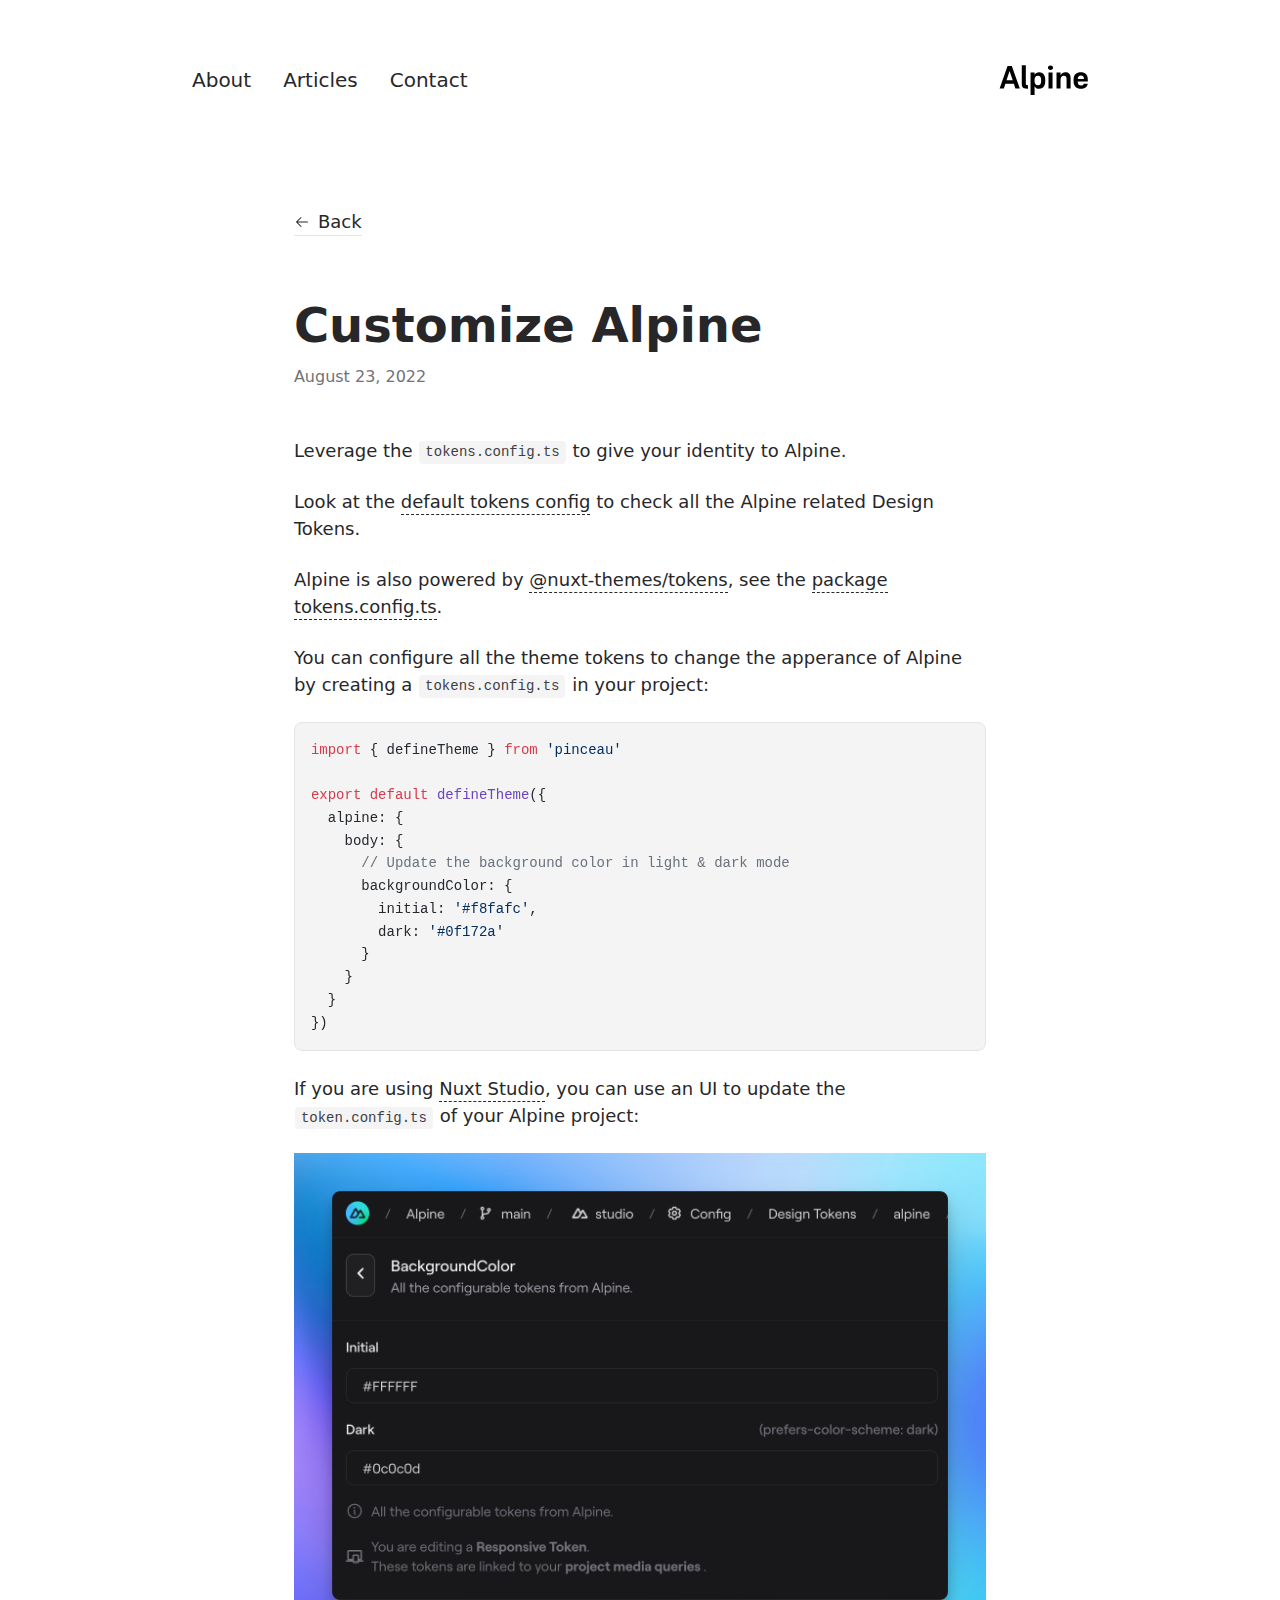
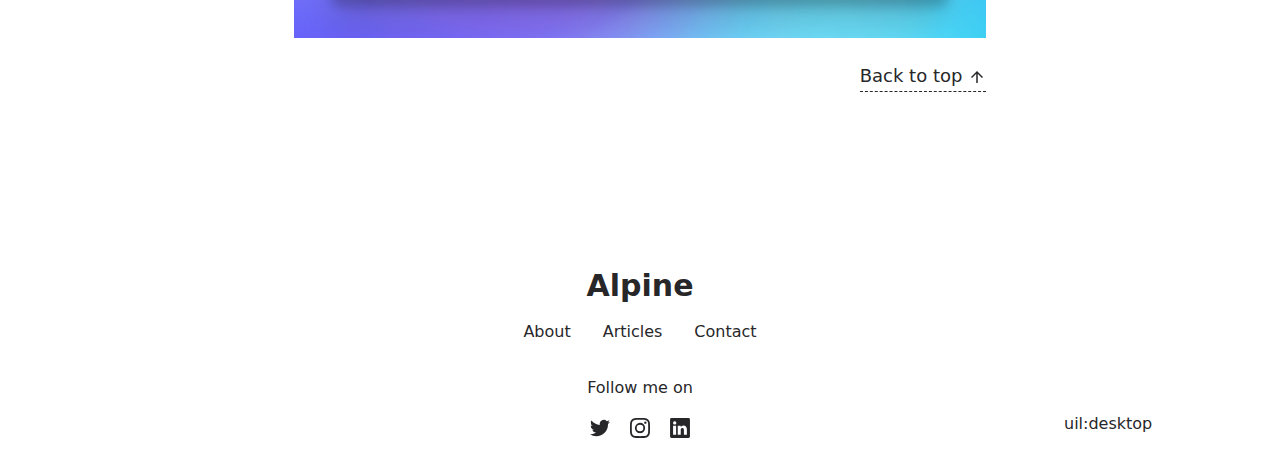
<file: articles/design-tokens/index.html>
<!DOCTYPE html><html  lang="en"><head><meta charset="utf-8">
<meta name="viewport" content="width=device-width, initial-scale=1">
<title>Customize Alpine</title>
<meta name="twitter:card" content="summary_large_image">
<meta property="og:image:width" content="400">
<meta property="og:image:height" content="300">
<meta property="og:image:alt" content="An image showcasing my project.">
<meta property="og:title" content="Customize Alpine">
<meta name="description" content="Leverage the tokens.config.ts to give your identity to Alpine.">
<meta property="og:description" content="Leverage the tokens.config.ts to give your identity to Alpine.">
<meta property="og:image" content="/articles/design-tokens.webp">
<link rel="preload" as="fetch" crossorigin="anonymous" href="/articles/design-tokens/_payload.json">
<link rel="stylesheet" href="/_nuxt/entry.Cf_NfQ_y.css">
<link rel="stylesheet" href="/_nuxt/DocumentDrivenNotFound.rp24EwsG.css">
<link rel="stylesheet" href="/_nuxt/article.DDlxgXvj.css">
<link rel="stylesheet" href="/_nuxt/ProseA.D4RtImXF.css">
<link rel="stylesheet" href="/_nuxt/ProseH1.BwPAspty.css">
<link rel="stylesheet" href="/_nuxt/ProseP.Dp1dLVOK.css">
<link rel="stylesheet" href="/_nuxt/ProseCodeInline.DPyaAaT7.css">
<link rel="stylesheet" href="/_nuxt/ProsePre.CchFRBtv.css">
<link rel="stylesheet" href="/_nuxt/ProseCode.f3kEnX8-.css">
<link rel="stylesheet" href="/_nuxt/ProseImg.BxiTVCVH.css">
<link rel="modulepreload" as="script" crossorigin href="/_nuxt/Cbp4KUza.js">
<link rel="modulepreload" as="script" crossorigin href="/_nuxt/Bfiu02It.js">
<link rel="modulepreload" as="script" crossorigin href="/_nuxt/DjaaEQsI.js">
<link rel="modulepreload" as="script" crossorigin href="/_nuxt/CJn39s2H.js">
<link rel="modulepreload" as="script" crossorigin href="/_nuxt/2GW7vM7a.js">
<link rel="modulepreload" as="script" crossorigin href="/_nuxt/Bd0By9c9.js">
<link rel="modulepreload" as="script" crossorigin href="/_nuxt/UenQTYtL.js">
<link rel="modulepreload" as="script" crossorigin href="/_nuxt/BGLydmtv.js">
<link rel="modulepreload" as="script" crossorigin href="/_nuxt/xPQSu0DS.js">
<link rel="modulepreload" as="script" crossorigin href="/_nuxt/BcWussCh.js">
<link rel="modulepreload" as="script" crossorigin href="/_nuxt/D6tgNLAr.js">
<link rel="modulepreload" as="script" crossorigin href="/_nuxt/DZq3CyLL.js">
<link rel="modulepreload" as="script" crossorigin href="/_nuxt/Co7GbUbW.js">
<link rel="modulepreload" as="script" crossorigin href="/_nuxt/CaSCZvxD.js">
<link rel="modulepreload" as="script" crossorigin href="/_nuxt/B0_B3bNp.js">
<link rel="modulepreload" as="script" crossorigin href="/_nuxt/Dvii4Nhj.js">
<link rel="modulepreload" as="script" crossorigin href="/_nuxt/PvafJz9B.js">
<link rel="prefetch" as="script" crossorigin href="/_nuxt/CDPkr0gj.js">
<link rel="prefetch" as="script" crossorigin href="/_nuxt/Cbp4cWZb.js">
<link rel="prefetch" as="script" crossorigin href="/_nuxt/CnsMfWPi.js">
<link rel="prefetch" as="style" href="/_nuxt/useStudio.DzA-IoZ4.css">
<link rel="prefetch" as="script" crossorigin href="/_nuxt/BK9_cMga.js">
<link rel="prefetch" as="style" href="/_nuxt/error-404.D8uONj7L.css">
<link rel="prefetch" as="script" crossorigin href="/_nuxt/DV5uA322.js">
<link rel="prefetch" as="style" href="/_nuxt/error-500.p7T9h8Pv.css">
<link rel="prefetch" as="script" crossorigin href="/_nuxt/BRan2h3E.js">
<script type="module" src="/_nuxt/Cbp4KUza.js" crossorigin></script><style id="pinceau-runtime-hydratable">@media{.phy[--]{--puid:G38fIU-v;}.pv-AOLtUC{max-width:var(--elements-container-maxWidth);padding-left:var(--elements-container-padding-mobile);padding-right:var(--elements-container-padding-mobile);}@media (min-width: 475px){.pv-AOLtUC{padding-left:var(--elements-container-padding-xs);padding-right:var(--elements-container-padding-xs);}}@media (min-width: 640px){.pv-AOLtUC{padding-left:var(--elements-container-padding-sm);padding-right:var(--elements-container-padding-sm);}}@media (min-width: 768px){.pv-AOLtUC{padding-left:var(--elements-container-padding-md);padding-right:var(--elements-container-padding-md);}}} </style><style id="pinceau-theme">@media { :root {--pinceau-mq: initial; --alpine-readableLine: 68ch;--alpine-backdrop-backgroundColor: #f4f4f5b3;--prose-code-inline-padding: 0.2rem 0.375rem 0.2rem 0.375rem;--prose-code-block-backdropFilter: contrast(1);--prose-code-block-border-style: solid;--prose-code-block-border-width: 1px;--prose-tbody-tr-borderBottom-style: dashed;--prose-tbody-tr-borderBottom-width: 1px;--prose-th-textAlign: inherit;--prose-thead-borderBottom-style: solid;--prose-thead-borderBottom-width: 1px;--prose-thead-border-style: solid;--prose-thead-border-width: 0px;--prose-table-textAlign: start;--prose-hr-width: 1px;--prose-hr-style: solid;--prose-li-listStylePosition: outside;--prose-ol-li-markerColor: currentColor;--prose-ol-paddingInlineStart: 21px;--prose-ol-listStyleType: decimal;--prose-ul-li-markerColor: currentColor;--prose-ul-paddingInlineStart: 21px;--prose-ul-listStyleType: disc;--prose-blockquote-border-style: solid;--prose-blockquote-border-width: 4px;--prose-blockquote-quotes: '201C' '201D' '2018' '2019';--prose-blockquote-paddingInlineStart: 24px;--prose-a-code-color-hover: currentColor;--prose-a-code-color-static: currentColor;--prose-a-hasCode-borderBottom: none;--prose-a-border-distance: 2px;--prose-a-border-color-hover: currentColor;--prose-a-border-color-static: currentColor;--prose-a-border-style-hover: solid;--prose-a-border-style-static: dashed;--prose-a-border-width: 1px;--prose-a-color-static: inherit;--prose-a-textDecoration: none;--prose-h6-margin: 3rem 0 2rem;--prose-h5-margin: 3rem 0 2rem;--prose-h4-margin: 3rem 0 2rem;--prose-h3-margin: 3rem 0 2rem;--prose-h2-margin: 3rem 0 2rem;--prose-h1-margin: 0 0 2rem;--prose-p-fontSize: 18px;--typography-lead-loose: 2;--typography-lead-relaxed: 1.625;--typography-lead-normal: 1.5;--typography-lead-snug: 1.375;--typography-lead-tight: 1.25;--typography-lead-none: 1;--typography-lead-10: 2.5rem;--typography-lead-9: 2.25rem;--typography-lead-8: 2rem;--typography-lead-7: 1.75rem;--typography-lead-6: 1.5rem;--typography-lead-5: 1.25rem;--typography-lead-4: 1rem;--typography-lead-3: .75rem;--typography-lead-2: .5rem;--typography-lead-1: .025rem;--typography-fontWeight-black: 900;--typography-fontWeight-extrabold: 800;--typography-fontWeight-bold: 700;--typography-fontWeight-semibold: 600;--typography-fontWeight-medium: 500;--typography-fontWeight-normal: 400;--typography-fontWeight-light: 300;--typography-fontWeight-extralight: 200;--typography-fontWeight-thin: 100;--typography-fontSize-9xl: 128px;--typography-fontSize-8xl: 96px;--typography-fontSize-7xl: 72px;--typography-fontSize-6xl: 60px;--typography-fontSize-5xl: 48px;--typography-fontSize-4xl: 36px;--typography-fontSize-3xl: 30px;--typography-fontSize-2xl: 24px;--typography-fontSize-xl: 20px;--typography-fontSize-lg: 18px;--typography-fontSize-base: 16px;--typography-fontSize-sm: 14px;--typography-fontSize-xs: 12px;--typography-letterSpacing-wide: 0.025em;--typography-letterSpacing-tight: -0.025em;--typography-verticalMargin-base: 24px;--typography-verticalMargin-sm: 16px;--elements-border-secondary-hover: [object Object];--elements-backdrop-background: #fffc;--elements-backdrop-filter: saturate(200%) blur(20px);--elements-container-maxWidth: 64rem;--lead-loose: 2;--lead-relaxed: 1.625;--lead-normal: 1.5;--lead-snug: 1.375;--lead-tight: 1.25;--lead-none: 1;--lead-10: 2.5rem;--lead-9: 2.25rem;--lead-8: 2rem;--lead-7: 1.75rem;--lead-6: 1.5rem;--lead-5: 1.25rem;--lead-4: 1rem;--lead-3: .75rem;--lead-2: .5rem;--lead-1: .025rem;--letterSpacing-widest: 0.1em;--letterSpacing-wider: 0.05em;--letterSpacing-wide: 0.025em;--letterSpacing-normal: 0em;--letterSpacing-tight: -0.025em;--letterSpacing-tighter: -0.05em;--fontSize-9xl: 8rem;--fontSize-8xl: 6rem;--fontSize-7xl: 4.5rem;--fontSize-6xl: 3.75rem;--fontSize-5xl: 3rem;--fontSize-4xl: 2.25rem;--fontSize-3xl: 1.875rem;--fontSize-2xl: 1.5rem;--fontSize-xl: 1.25rem;--fontSize-lg: 1.125rem;--fontSize-base: 1rem;--fontSize-sm: 0.875rem;--fontSize-xs: 0.75rem;--fontWeight-black: 900;--fontWeight-extrabold: 800;--fontWeight-bold: 700;--fontWeight-semibold: 600;--fontWeight-medium: 500;--fontWeight-normal: 400;--fontWeight-light: 300;--fontWeight-extralight: 200;--fontWeight-thin: 100;--font-mono: ui-monospace, SFMono-Regular, Menlo, Monaco, Consolas, Liberation Mono, Courier New, monospace;--font-serif: ui-serif, Georgia, Cambria, Times New Roman, Times, serif;--font-sans: ui-sans-serif, system-ui, -apple-system, BlinkMacSystemFont, Segoe UI, Roboto, Helvetica Neue, Arial, Noto Sans, sans-serif, Apple Color Emoji, Segoe UI Emoji, Segoe UI Symbol, Noto Color Emoji;--opacity-total: 1;--opacity-high: 0.8;--opacity-medium: 0.5;--opacity-soft: 0.3;--opacity-light: 0.15;--opacity-bright: 0.1;--opacity-noOpacity: 0;--borderWidth-lg: 3px;--borderWidth-md: 2px;--borderWidth-sm: 1px;--borderWidth-noBorder: 0;--space-rem-875: 0.875rem;--space-rem-625: 0.625rem;--space-rem-375: 0.375rem;--space-rem-125: 0.125rem;--space-px: 1px;--space-128: 32rem;--space-96: 24rem;--space-80: 20rem;--space-72: 18rem;--space-64: 16rem;--space-60: 15rem;--space-56: 14rem;--space-52: 13rem;--space-48: 12rem;--space-44: 11rem;--space-40: 10rem;--space-36: 9rem;--space-32: 8rem;--space-28: 7rem;--space-24: 6rem;--space-20: 5rem;--space-16: 4rem;--space-14: 3.5rem;--space-12: 3rem;--space-11: 2.75rem;--space-10: 2.5rem;--space-9: 2.25rem;--space-8: 2rem;--space-7: 1.75rem;--space-6: 1.5rem;--space-5: 1.25rem;--space-4: 1rem;--space-3: 0.75rem;--space-2: 0.5rem;--space-1: 0.25rem;--space-0: 0px;--size-full: 100%;--size-7xl: 80rem;--size-6xl: 72rem;--size-5xl: 64rem;--size-4xl: 56rem;--size-3xl: 48rem;--size-2xl: 42rem;--size-xl: 36rem;--size-lg: 32rem;--size-md: 28rem;--size-sm: 24rem;--size-xs: 20rem;--size-200: 200px;--size-104: 104px;--size-80: 80px;--size-64: 64px;--size-56: 56px;--size-48: 48px;--size-40: 40px;--size-32: 32px;--size-24: 24px;--size-20: 20px;--size-16: 16px;--size-12: 12px;--size-8: 8px;--size-6: 6px;--size-4: 4px;--size-2: 2px;--size-0: 0px;--radii-full: 9999px;--radii-3xl: 1.75rem;--radii-2xl: 1.5rem;--radii-xl: 1rem;--radii-lg: 0.75rem;--radii-md: 0.5rem;--radii-sm: 0.375rem;--radii-xs: 0.25rem;--radii-2xs: 0.125rem;--radii-none: 0px;--shadow-none: 0px 0px 0px 0px transparent;--shadow-lg: 0px 10px 15px -3px #000000, 0px 4px 6px -4px #000000;--shadow-md: 0px 4px 6px -1px #000000, 0px 2px 4px -2px #000000;--shadow-sm: 0px 1px 3px 0px #000000, 0px 1px 2px -1px #000000;--shadow-xs: 0px 1px 2px 0px #000000;--height-screen: 100vh;--width-screen: 100vw;--color-primary-900: #002e38;--color-primary-800: #005c70;--color-primary-700: #008aa9;--color-primary-600: #00b9e1;--color-primary-500: #1ad6ff;--color-primary-400: #40ddff;--color-primary-300: #66e4ff;--color-primary-200: #8deaff;--color-primary-100: #b3f1ff;--color-primary-50: #d9f8ff;--color-ruby-900: #380011;--color-ruby-800: #700021;--color-ruby-700: #a90032;--color-ruby-600: #e10043;--color-ruby-500: #ff1a5e;--color-ruby-400: #ff4079;--color-ruby-300: #ff6694;--color-ruby-200: #ff8dae;--color-ruby-100: #ffb3c9;--color-ruby-50: #ffd9e4;--color-pink-900: #380025;--color-pink-800: #70004b;--color-pink-700: #a90070;--color-pink-600: #e10095;--color-pink-500: #ff1ab2;--color-pink-400: #ff40bf;--color-pink-300: #ff66cc;--color-pink-200: #ff8dd8;--color-pink-100: #ffb3e5;--color-pink-50: #ffd9f2;--color-purple-900: #190038;--color-purple-800: #330070;--color-purple-700: #4c00a9;--color-purple-600: #6500e1;--color-purple-500: #811aff;--color-purple-400: #9640ff;--color-purple-300: #ab66ff;--color-purple-200: #c08dff;--color-purple-100: #d5b3ff;--color-purple-50: #ead9ff;--color-royalblue-900: #0b0531;--color-royalblue-800: #160a62;--color-royalblue-700: #211093;--color-royalblue-600: #2c15c4;--color-royalblue-500: #4127e8;--color-royalblue-400: #614bec;--color-royalblue-300: #806ff0;--color-royalblue-200: #a093f3;--color-royalblue-100: #c0b7f7;--color-royalblue-50: #dfdbfb;--color-indigoblue-900: #001238;--color-indigoblue-800: #002370;--color-indigoblue-700: #0035a9;--color-indigoblue-600: #0047e1;--color-indigoblue-500: #1a62ff;--color-indigoblue-400: #407cff;--color-indigoblue-300: #6696ff;--color-indigoblue-200: #8db0ff;--color-indigoblue-100: #b3cbff;--color-indigoblue-50: #d9e5ff;--color-blue-900: #002438;--color-blue-800: #004870;--color-blue-700: #006ca9;--color-blue-600: #0090e1;--color-blue-500: #1aadff;--color-blue-400: #40bbff;--color-blue-300: #66c8ff;--color-blue-200: #8dd6ff;--color-blue-100: #b3e4ff;--color-blue-50: #d9f1ff;--color-lightblue-900: #002e38;--color-lightblue-800: #005c70;--color-lightblue-700: #008aa9;--color-lightblue-600: #00b9e1;--color-lightblue-500: #1ad6ff;--color-lightblue-400: #40ddff;--color-lightblue-300: #66e4ff;--color-lightblue-200: #8deaff;--color-lightblue-100: #b3f1ff;--color-lightblue-50: #d9f8ff;--color-teal-900: #062a28;--color-teal-800: #0b544f;--color-teal-700: #117d77;--color-teal-600: #16a79e;--color-teal-500: #1cd1c6;--color-teal-400: #36e4da;--color-teal-300: #5fe9e1;--color-teal-200: #87efe9;--color-teal-100: #aff4f0;--color-teal-50: #d7faf8;--color-pear-900: #2a2b09;--color-pear-800: #545512;--color-pear-700: #7e801b;--color-pear-600: #a8aa24;--color-pear-500: #d0d32f;--color-pear-400: #d8da52;--color-pear-300: #e0e274;--color-pear-200: #e8e997;--color-pear-100: #eff0ba;--color-pear-50: #f7f8dc;--color-red-900: #380300;--color-red-800: #700700;--color-red-700: #a90a00;--color-red-600: #e10e00;--color-red-500: #ff281a;--color-red-400: #ff4c40;--color-red-300: #ff7066;--color-red-200: #ff948d;--color-red-100: #ffb7b3;--color-red-50: #ffdbd9;--color-orange-900: #381800;--color-orange-800: #702f00;--color-orange-700: #a94700;--color-orange-600: #e15e00;--color-orange-500: #ff7a1a;--color-orange-400: #ff9040;--color-orange-300: #ffa666;--color-orange-200: #ffbd8d;--color-orange-100: #ffd3b3;--color-orange-50: #ffe9d9;--color-yellow-900: #362b03;--color-yellow-800: #6d5605;--color-yellow-700: #a38108;--color-yellow-600: #daac0a;--color-yellow-500: #f5c828;--color-yellow-400: #f7d14c;--color-yellow-300: #f8da70;--color-yellow-200: #fae393;--color-yellow-100: #fcedb7;--color-yellow-50: #fdf6db;--color-green-900: #003f25;--color-green-800: #005e38;--color-green-700: #007e4a;--color-green-600: #009d5d;--color-green-500: #00bd6f;--color-green-400: #00dc82;--color-green-300: #30ffaa;--color-green-200: #83ffcc;--color-green-100: #acffdd;--color-green-50: #d6ffee;--color-gray-900: #18181B;--color-gray-800: #27272A;--color-gray-700: #3f3f46;--color-gray-600: #52525B;--color-gray-500: #71717A;--color-gray-400: #a1a1aa;--color-gray-300: #D4d4d8;--color-gray-200: #e4e4e7;--color-gray-100: #f4f4f5;--color-gray-50: #fafafa;--color-black: #0c0c0d;--color-white: #FFFFFF;--media-portrait: only screen and (orientation: portrait);--media-landscape: only screen and (orientation: landscape);--media-rm: (prefers-reduced-motion: reduce);--media-2xl: (min-width: 1536px);--media-xl: (min-width: 1280px);--media-lg: (min-width: 1024px);--media-md: (min-width: 768px);--media-sm: (min-width: 640px);--media-xs: (min-width: 475px);--alpine-body-color: var(--color-gray-800);--alpine-body-backgroundColor: var(--color-white);--prose-code-inline-fontWeight: var(--typography-fontWeight-normal);--prose-code-inline-fontSize: var(--typography-fontSize-sm);--prose-code-inline-borderRadius: var(--radii-xs);--prose-code-block-pre-padding: var(--typography-verticalMargin-sm);--prose-code-block-margin: var(--typography-verticalMargin-base) 0;--prose-code-block-fontSize: var(--typography-fontSize-sm);--prose-tbody-code-inline-fontSize: var(--typography-fontSize-sm);--prose-tbody-td-padding: var(--typography-verticalMargin-sm);--prose-th-fontWeight: var(--typography-fontWeight-semibold);--prose-th-padding: 0 var(--typography-verticalMargin-sm) var(--typography-verticalMargin-sm) var(--typography-verticalMargin-sm);--prose-table-lineHeight: var(--typography-lead-6);--prose-table-fontSize: var(--typography-fontSize-sm);--prose-table-margin: var(--typography-verticalMargin-base) 0;--prose-hr-margin: var(--typography-verticalMargin-base) 0;--prose-li-margin: var(--typography-verticalMargin-sm) 0;--prose-ol-margin: var(--typography-verticalMargin-base) 0;--prose-ul-margin: var(--typography-verticalMargin-base) 0;--prose-blockquote-margin: var(--typography-verticalMargin-base) 0;--prose-a-code-border-style: var(--prose-a-border-style-static);--prose-a-code-border-width: var(--prose-a-border-width);--prose-a-fontWeight: var(--typography-fontWeight-medium);--prose-img-margin: var(--typography-verticalMargin-base) 0;--prose-strong-fontWeight: var(--typography-fontWeight-semibold);--prose-h6-iconSize: var(--typography-fontSize-base);--prose-h6-fontWeight: var(--typography-fontWeight-semibold);--prose-h6-lineHeight: var(--typography-lead-normal);--prose-h6-fontSize: var(--typography-fontSize-lg);--prose-h5-iconSize: var(--typography-fontSize-lg);--prose-h5-fontWeight: var(--typography-fontWeight-semibold);--prose-h5-lineHeight: var(--typography-lead-snug);--prose-h5-fontSize: var(--typography-fontSize-xl);--prose-h4-iconSize: var(--typography-fontSize-lg);--prose-h4-letterSpacing: var(--typography-letterSpacing-tight);--prose-h4-fontWeight: var(--typography-fontWeight-semibold);--prose-h4-lineHeight: var(--typography-lead-snug);--prose-h4-fontSize: var(--typography-fontSize-2xl);--prose-h3-iconSize: var(--typography-fontSize-xl);--prose-h3-letterSpacing: var(--typography-letterSpacing-tight);--prose-h3-fontWeight: var(--typography-fontWeight-semibold);--prose-h3-lineHeight: var(--typography-lead-snug);--prose-h3-fontSize: var(--typography-fontSize-3xl);--prose-h2-iconSize: var(--typography-fontSize-2xl);--prose-h2-letterSpacing: var(--typography-letterSpacing-tight);--prose-h2-fontWeight: var(--typography-fontWeight-semibold);--prose-h2-lineHeight: var(--typography-lead-tight);--prose-h2-fontSize: var(--typography-fontSize-4xl);--prose-h1-iconSize: var(--typography-fontSize-3xl);--prose-h1-letterSpacing: var(--typography-letterSpacing-tight);--prose-h1-fontWeight: var(--typography-fontWeight-bold);--prose-h1-lineHeight: var(--typography-lead-tight);--prose-h1-fontSize: var(--typography-fontSize-5xl);--prose-p-br-margin: var(--typography-verticalMargin-base) 0 0 0;--prose-p-margin: var(--typography-verticalMargin-base) 0;--prose-p-lineHeight: var(--typography-lead-normal);--typography-color-primary-900: var(--color-primary-900);--typography-color-primary-800: var(--color-primary-800);--typography-color-primary-700: var(--color-primary-700);--typography-color-primary-600: var(--color-primary-600);--typography-color-primary-500: var(--color-primary-500);--typography-color-primary-400: var(--color-primary-400);--typography-color-primary-300: var(--color-primary-300);--typography-color-primary-200: var(--color-primary-200);--typography-color-primary-100: var(--color-primary-100);--typography-color-primary-50: var(--color-primary-50);--typography-font-code: var(--font-mono);--typography-font-body: var(--font-sans);--typography-font-display: var(--font-sans);--typography-body-backgroundColor: var(--color-white);--typography-body-color: var(--color-black);--elements-state-danger-borderColor-secondary: var(--color-red-200);--elements-state-danger-borderColor-primary: var(--color-red-100);--elements-state-danger-backgroundColor-secondary: var(--color-red-100);--elements-state-danger-backgroundColor-primary: var(--color-red-50);--elements-state-danger-color-secondary: var(--color-red-600);--elements-state-danger-color-primary: var(--color-red-500);--elements-state-warning-borderColor-secondary: var(--color-yellow-200);--elements-state-warning-borderColor-primary: var(--color-yellow-100);--elements-state-warning-backgroundColor-secondary: var(--color-yellow-100);--elements-state-warning-backgroundColor-primary: var(--color-yellow-50);--elements-state-warning-color-secondary: var(--color-yellow-700);--elements-state-warning-color-primary: var(--color-yellow-600);--elements-state-success-borderColor-secondary: var(--color-green-200);--elements-state-success-borderColor-primary: var(--color-green-100);--elements-state-success-backgroundColor-secondary: var(--color-green-100);--elements-state-success-backgroundColor-primary: var(--color-green-50);--elements-state-success-color-secondary: var(--color-green-600);--elements-state-success-color-primary: var(--color-green-500);--elements-state-info-borderColor-secondary: var(--color-blue-200);--elements-state-info-borderColor-primary: var(--color-blue-100);--elements-state-info-backgroundColor-secondary: var(--color-blue-100);--elements-state-info-backgroundColor-primary: var(--color-blue-50);--elements-state-info-color-secondary: var(--color-blue-600);--elements-state-info-color-primary: var(--color-blue-500);--elements-state-primary-borderColor-secondary: var(--color-primary-200);--elements-state-primary-borderColor-primary: var(--color-primary-100);--elements-state-primary-backgroundColor-secondary: var(--color-primary-100);--elements-state-primary-backgroundColor-primary: var(--color-primary-50);--elements-state-primary-color-secondary: var(--color-primary-700);--elements-state-primary-color-primary: var(--color-primary-600);--elements-surface-secondary-backgroundColor: var(--color-gray-200);--elements-surface-primary-backgroundColor: var(--color-gray-100);--elements-surface-background-base: var(--color-gray-100);--elements-border-secondary-static: var(--color-gray-200);--elements-border-primary-hover: var(--color-gray-200);--elements-border-primary-static: var(--color-gray-100);--elements-container-padding-md: var(--space-16);--elements-container-padding-sm: var(--space-12);--elements-container-padding-xs: var(--space-8);--elements-container-padding-mobile: var(--space-6);--elements-text-secondary-color-hover: var(--color-gray-700);--elements-text-secondary-color-static: var(--color-gray-500);--elements-text-primary-color-static: var(--color-gray-900);--text-6xl-lineHeight: var(--lead-none);--text-6xl-fontSize: var(--fontSize-6xl);--text-5xl-lineHeight: var(--lead-none);--text-5xl-fontSize: var(--fontSize-5xl);--text-4xl-lineHeight: var(--lead-10);--text-4xl-fontSize: var(--fontSize-4xl);--text-3xl-lineHeight: var(--lead-9);--text-3xl-fontSize: var(--fontSize-3xl);--text-2xl-lineHeight: var(--lead-8);--text-2xl-fontSize: var(--fontSize-2xl);--text-xl-lineHeight: var(--lead-7);--text-xl-fontSize: var(--fontSize-xl);--text-lg-lineHeight: var(--lead-7);--text-lg-fontSize: var(--fontSize-lg);--text-base-lineHeight: var(--lead-6);--text-base-fontSize: var(--fontSize-base);--text-sm-lineHeight: var(--lead-5);--text-sm-fontSize: var(--fontSize-sm);--text-xs-lineHeight: var(--lead-4);--text-xs-fontSize: var(--fontSize-xs);--shadow-2xl: 0px 25px 50px -12px var(--color-gray-900);--shadow-xl: 0px 20px 25px -5px var(--color-gray-400), 0px 8px 10px -6px #000000;--color-secondary-900: var(--color-gray-900);--color-secondary-800: var(--color-gray-800);--color-secondary-700: var(--color-gray-700);--color-secondary-600: var(--color-gray-600);--color-secondary-500: var(--color-gray-500);--color-secondary-400: var(--color-gray-400);--color-secondary-300: var(--color-gray-300);--color-secondary-200: var(--color-gray-200);--color-secondary-100: var(--color-gray-100);--color-secondary-50: var(--color-gray-50);--prose-a-code-background-hover: var(--typography-color-primary-50);--prose-a-code-border-color-hover: var(--typography-color-primary-500);--prose-a-color-hover: var(--typography-color-primary-500);--typography-color-secondary-900: var(--color-secondary-900);--typography-color-secondary-800: var(--color-secondary-800);--typography-color-secondary-700: var(--color-secondary-700);--typography-color-secondary-600: var(--color-secondary-600);--typography-color-secondary-500: var(--color-secondary-500);--typography-color-secondary-400: var(--color-secondary-400);--typography-color-secondary-300: var(--color-secondary-300);--typography-color-secondary-200: var(--color-secondary-200);--typography-color-secondary-100: var(--color-secondary-100);--typography-color-secondary-50: var(--color-secondary-50);--prose-code-inline-backgroundColor: var(--typography-color-secondary-100);--prose-code-inline-color: var(--typography-color-secondary-700);--prose-code-block-backgroundColor: var(--typography-color-secondary-100);--prose-code-block-color: var(--typography-color-secondary-700);--prose-code-block-border-color: var(--typography-color-secondary-200);--prose-tbody-tr-borderBottom-color: var(--typography-color-secondary-200);--prose-th-color: var(--typography-color-secondary-600);--prose-thead-borderBottom-color: var(--typography-color-secondary-200);--prose-thead-border-color: var(--typography-color-secondary-300);--prose-hr-color: var(--typography-color-secondary-200);--prose-blockquote-border-color: var(--typography-color-secondary-200);--prose-blockquote-color: var(--typography-color-secondary-500);--prose-a-code-border-color-static: var(--typography-color-secondary-400); } }@media { :root.dark {--pinceau-mq: dark; --alpine-backdrop-backgroundColor: #18181bb3;--prose-code-block-backdropFilter: contrast(1);--prose-ol-li-markerColor: currentColor;--prose-ul-li-markerColor: currentColor;--prose-a-code-color-hover: currentColor;--prose-a-code-color-static: currentColor;--prose-a-border-color-hover: currentColor;--prose-a-border-color-static: currentColor;--prose-a-color-static: inherit;--elements-backdrop-background: #0c0d0ccc;--alpine-body-color: var(--color-gray-200);--alpine-body-backgroundColor: var(--color-black);--typography-body-backgroundColor: var(--color-black);--typography-body-color: var(--color-white);--elements-state-danger-borderColor-secondary: var(--color-red-700);--elements-state-danger-borderColor-primary: var(--color-red-800);--elements-state-danger-backgroundColor-secondary: var(--color-red-800);--elements-state-danger-backgroundColor-primary: var(--color-red-900);--elements-state-danger-color-secondary: var(--color-red-200);--elements-state-danger-color-primary: var(--color-red-300);--elements-state-warning-borderColor-secondary: var(--color-yellow-700);--elements-state-warning-borderColor-primary: var(--color-yellow-800);--elements-state-warning-backgroundColor-secondary: var(--color-yellow-800);--elements-state-warning-backgroundColor-primary: var(--color-yellow-900);--elements-state-warning-color-secondary: var(--color-yellow-200);--elements-state-warning-color-primary: var(--color-yellow-400);--elements-state-success-borderColor-secondary: var(--color-green-700);--elements-state-success-borderColor-primary: var(--color-green-800);--elements-state-success-backgroundColor-secondary: var(--color-green-800);--elements-state-success-backgroundColor-primary: var(--color-green-900);--elements-state-success-color-secondary: var(--color-green-200);--elements-state-success-color-primary: var(--color-green-400);--elements-state-info-borderColor-secondary: var(--color-blue-700);--elements-state-info-borderColor-primary: var(--color-blue-800);--elements-state-info-backgroundColor-secondary: var(--color-blue-800);--elements-state-info-backgroundColor-primary: var(--color-blue-900);--elements-state-info-color-secondary: var(--color-blue-200);--elements-state-info-color-primary: var(--color-blue-400);--elements-state-primary-borderColor-secondary: var(--color-primary-700);--elements-state-primary-borderColor-primary: var(--color-primary-800);--elements-state-primary-backgroundColor-secondary: var(--color-primary-800);--elements-state-primary-backgroundColor-primary: var(--color-primary-900);--elements-state-primary-color-secondary: var(--color-primary-200);--elements-state-primary-color-primary: var(--color-primary-400);--elements-surface-secondary-backgroundColor: var(--color-gray-800);--elements-surface-primary-backgroundColor: var(--color-gray-900);--elements-surface-background-base: var(--color-gray-900);--elements-border-secondary-static: var(--color-gray-800);--elements-border-primary-hover: var(--color-gray-800);--elements-border-primary-static: var(--color-gray-900);--elements-text-secondary-color-hover: var(--color-gray-200);--elements-text-secondary-color-static: var(--color-gray-400);--elements-text-primary-color-static: var(--color-gray-50);--prose-a-code-background-hover: var(--typography-color-primary-900);--prose-a-code-border-color-hover: var(--typography-color-primary-600);--prose-a-color-hover: var(--typography-color-primary-400);--prose-code-inline-backgroundColor: var(--typography-color-secondary-800);--prose-code-inline-color: var(--typography-color-secondary-200);--prose-code-block-backgroundColor: var(--typography-color-secondary-900);--prose-code-block-color: var(--typography-color-secondary-200);--prose-code-block-border-color: var(--typography-color-secondary-800);--prose-tbody-tr-borderBottom-color: var(--typography-color-secondary-800);--prose-th-color: var(--typography-color-secondary-400);--prose-thead-borderBottom-color: var(--typography-color-secondary-800);--prose-thead-border-color: var(--typography-color-secondary-600);--prose-hr-color: var(--typography-color-secondary-800);--prose-blockquote-border-color: var(--typography-color-secondary-700);--prose-blockquote-color: var(--typography-color-secondary-400);--prose-a-code-border-color-static: var(--typography-color-secondary-600); } }</style><script>"use strict";(()=>{const a=window,e=document.documentElement,c=window.localStorage,d=["dark","light"],n=c&&c.getItem&&c.getItem("nuxt-color-mode")||"system";let l=n==="system"?f():n;const i=e.getAttribute("data-color-mode-forced");i&&(l=i),r(l),a["__NUXT_COLOR_MODE__"]={preference:n,value:l,getColorScheme:f,addColorScheme:r,removeColorScheme:u};function r(o){const t=""+o+"",s="";e.classList?e.classList.add(t):e.className+=" "+t,s&&e.setAttribute("data-"+s,o)}function u(o){const t=""+o+"",s="";e.classList?e.classList.remove(t):e.className=e.className.replace(new RegExp(t,"g"),""),s&&e.removeAttribute("data-"+s)}function m(o){return a.matchMedia("(prefers-color-scheme"+o+")")}function f(){if(a.matchMedia&&m("").media!=="not all"){for(const o of d)if(m(":"+o).matches)return o}return"light"}})();
</script></head><body><div id="__nuxt"><div class="container pv-AOLtUC pc-G38fIU app-layout" data-v-92754a60 data-v-aa14d472><!--[--><div class="nuxt-progress" style="width:0%;height:3px;opacity:0;background-size:Infinity% auto;" data-v-92754a60></div><header class="right" data-v-92754a60 data-v-d0bc1945><div class="menu" data-v-d0bc1945><button aria-label="Navigation Menu" data-v-d0bc1945><svg width="24" height="24" viewBox="0 0 68 68" fill="currentColor" xmlns="http://www.w3.org/2000/svg" data-v-d0bc1945><path d="M8 34C8 32.1362 8 31.2044 8.30448 30.4693C8.71046 29.4892 9.48915 28.7105 10.4693 28.3045C11.2044 28 12.1362 28 14 28C15.8638 28 16.7956 28 17.5307 28.3045C18.5108 28.7105 19.2895 29.4892 19.6955 30.4693C20 31.2044 20 32.1362 20 34C20 35.8638 20 36.7956 19.6955 37.5307C19.2895 38.5108 18.5108 39.2895 17.5307 39.6955C16.7956 40 15.8638 40 14 40C12.1362 40 11.2044 40 10.4693 39.6955C9.48915 39.2895 8.71046 38.5108 8.30448 37.5307C8 36.7956 8 35.8638 8 34Z" data-v-d0bc1945></path><path d="M28 34C28 32.1362 28 31.2044 28.3045 30.4693C28.7105 29.4892 29.4892 28.7105 30.4693 28.3045C31.2044 28 32.1362 28 34 28C35.8638 28 36.7956 28 37.5307 28.3045C38.5108 28.7105 39.2895 29.4892 39.6955 30.4693C40 31.2044 40 32.1362 40 34C40 35.8638 40 36.7956 39.6955 37.5307C39.2895 38.5108 38.5108 39.2895 37.5307 39.6955C36.7956 40 35.8638 40 34 40C32.1362 40 31.2044 40 30.4693 39.6955C29.4892 39.2895 28.7105 38.5108 28.3045 37.5307C28 36.7956 28 35.8638 28 34Z" data-v-d0bc1945></path><path d="M48 34C48 32.1362 48 31.2044 48.3045 30.4693C48.7105 29.4892 49.4892 28.7105 50.4693 28.3045C51.2044 28 52.1362 28 54 28C55.8638 28 56.7956 28 57.5307 28.3045C58.5108 28.7105 59.2895 29.4892 59.6955 30.4693C60 31.2044 60 32.1362 60 34C60 35.8638 60 36.7956 59.6955 37.5307C59.2895 38.5108 58.5108 39.2895 57.5307 39.6955C56.7956 40 55.8638 40 54 40C52.1362 40 51.2044 40 50.4693 39.6955C49.4892 39.2895 48.7105 38.5108 48.3045 37.5307C48 36.7956 48 35.8638 48 34Z" data-v-d0bc1945></path></svg></button></div><div class="overlay" data-v-d0bc1945><nav data-v-d0bc1945 data-v-123d1faa><ul data-v-123d1faa><!--[--><li data-v-123d1faa><a href="/" class="" data-v-123d1faa><span class="underline-fx" data-v-123d1faa></span> About</a></li><li data-v-123d1faa><a href="/articles" class="" data-v-123d1faa><span class="underline-fx" data-v-123d1faa></span> Articles</a></li><li data-v-123d1faa><a href="/contact" class="" data-v-123d1faa><span class="underline-fx" data-v-123d1faa></span> Contact</a></li><!--]--></ul></nav></div><div class="logo" data-v-d0bc1945><a href="/" class="" data-v-d0bc1945><img src="/logo-dark.svg" class="dark-img" alt="alpine" width="89" height="31" data-v-d0bc1945><img src="/logo.svg" class="light-img" alt="alpine" width="89" height="31" data-v-d0bc1945></a></div><div class="main-nav" data-v-d0bc1945><nav data-v-d0bc1945 data-v-123d1faa><ul data-v-123d1faa><!--[--><li data-v-123d1faa><a href="/" class="" data-v-123d1faa><span class="underline-fx" data-v-123d1faa></span> About</a></li><li data-v-123d1faa><a href="/articles" class="" data-v-123d1faa><span class="underline-fx" data-v-123d1faa></span> Articles</a></li><li data-v-123d1faa><a href="/contact" class="" data-v-123d1faa><span class="underline-fx" data-v-123d1faa></span> Contact</a></li><!--]--></ul></nav></div></header><!--[--><div class="document-driven-page"><article data-v-aedb0a41><a href="/articles" class="back" data-v-aedb0a41><svg xmlns="http://www.w3.org/2000/svg" xmlns:xlink="http://www.w3.org/1999/xlink" aria-hidden="true" role="img" class="icon" data-v-aedb0a41 style="" width="1em" height="1em" viewBox="0 0 256 256" data-v-bcfe47ef><path fill="currentColor" d="M224 128a8 8 0 0 1-8 8H59.31l58.35 58.34a8 8 0 0 1-11.32 11.32l-72-72a8 8 0 0 1 0-11.32l72-72a8 8 0 0 1 11.32 11.32L59.31 120H216a8 8 0 0 1 8 8"/></svg><span data-v-aedb0a41> Back </span></a><header data-v-aedb0a41><h1 class="title" data-v-aedb0a41>Customize Alpine</h1><time datetime="2022-08-23T00:00:00.000Z" data-v-aedb0a41>August 23, 2022</time></header><div class="prose" data-v-aedb0a41><!--[--><div><h1 id="customize-alpine" data-v-b4b13d7a><a aria-current="page" href="/articles/design-tokens#customize-alpine" class="router-link-active router-link-exact-active" data-v-b4b13d7a><!--[-->Customize Alpine<!--]--><!----></a></h1><p data-v-e44be016><!--[-->Leverage the <code class="" data-v-279f538f><!--[-->tokens.config.ts<!--]--></code> to give your identity to Alpine.<!--]--></p><p data-v-e44be016><!--[-->Look at the <a href="https://github.com/nuxt-themes/alpine/blob/main/tokens.config.ts" rel="nofollow" data-v-3b8bd91a><!--[-->default tokens config<!--]--></a> to check all the Alpine related Design Tokens.<!--]--></p><p data-v-e44be016><!--[-->Alpine is also powered by <a href="https://www.npmjs.com/package/@nuxt-themes/tokens" rel="nofollow" data-v-3b8bd91a><!--[-->@nuxt-themes/tokens<!--]--></a>, see the <a href="https://unpkg.com/@nuxt-themes/tokens@latest/dist/tokens.config.ts" rel="nofollow" data-v-3b8bd91a><!--[-->package tokens.config.ts<!--]--></a>.<!--]--></p><p data-v-e44be016><!--[-->You can configure all the theme tokens to change the apperance of Alpine by creating a <code class="" data-v-279f538f><!--[-->tokens.config.ts<!--]--></code> in your project:<!--]--></p><div class="highlight-ts prose-code" meta data-v-98a4a347><!----><!--[--><pre class="language-ts shiki shiki-themes github-light github-dark" style=""><!--[--><code><span class="line" line="1"><span style="--shiki-default:#D73A49;--shiki-dark:#F97583">import</span><span style="--shiki-default:#24292E;--shiki-dark:#E1E4E8"> { defineTheme } </span><span style="--shiki-default:#D73A49;--shiki-dark:#F97583">from</span><span style="--shiki-default:#032F62;--shiki-dark:#9ECBFF"> &#39;pinceau&#39;
</span></span><span class="line" line="2"><span emptylineplaceholder="true">
</span></span><span class="line" line="3"><span style="--shiki-default:#D73A49;--shiki-dark:#F97583">export</span><span style="--shiki-default:#D73A49;--shiki-dark:#F97583"> default</span><span style="--shiki-default:#6F42C1;--shiki-dark:#B392F0"> defineTheme</span><span style="--shiki-default:#24292E;--shiki-dark:#E1E4E8">({
</span></span><span class="line" line="4"><span style="--shiki-default:#24292E;--shiki-dark:#E1E4E8">  alpine: {
</span></span><span class="line" line="5"><span style="--shiki-default:#24292E;--shiki-dark:#E1E4E8">    body: {
</span></span><span class="line" line="6"><span style="--shiki-default:#6A737D;--shiki-dark:#6A737D">      // Update the background color in light &amp; dark mode
</span></span><span class="line" line="7"><span style="--shiki-default:#24292E;--shiki-dark:#E1E4E8">      backgroundColor: {
</span></span><span class="line" line="8"><span style="--shiki-default:#24292E;--shiki-dark:#E1E4E8">        initial: </span><span style="--shiki-default:#032F62;--shiki-dark:#9ECBFF">&#39;#f8fafc&#39;</span><span style="--shiki-default:#24292E;--shiki-dark:#E1E4E8">,
</span></span><span class="line" line="9"><span style="--shiki-default:#24292E;--shiki-dark:#E1E4E8">        dark: </span><span style="--shiki-default:#032F62;--shiki-dark:#9ECBFF">&#39;#0f172a&#39;
</span></span><span class="line" line="10"><span style="--shiki-default:#24292E;--shiki-dark:#E1E4E8">      }
</span></span><span class="line" line="11"><span style="--shiki-default:#24292E;--shiki-dark:#E1E4E8">    }
</span></span><span class="line" line="12"><span style="--shiki-default:#24292E;--shiki-dark:#E1E4E8">  }
</span></span><span class="line" line="13"><span style="--shiki-default:#24292E;--shiki-dark:#E1E4E8">})
</span></span></code><!--]--></pre><!--]--><button class="copy-button" data-v-98a4a347 data-v-bb39563a><span class="sr-only" data-v-bb39563a>Copy to clipboard</span><span class="icon-wrapper" data-v-bb39563a><svg xmlns="http://www.w3.org/2000/svg" xmlns:xlink="http://www.w3.org/1999/xlink" aria-hidden="true" role="img" class="icon" data-v-bb39563a style="" width="18px" height="18px" viewBox="0 0 256 256" data-v-bcfe47ef><path fill="currentColor" d="M216 32H88a8 8 0 0 0-8 8v40H40a8 8 0 0 0-8 8v128a8 8 0 0 0 8 8h128a8 8 0 0 0 8-8v-40h40a8 8 0 0 0 8-8V40a8 8 0 0 0-8-8m-56 176H48V96h112Zm48-48h-32V88a8 8 0 0 0-8-8H96V48h112Z"/></svg></span></button></div><p data-v-e44be016><!--[-->If you are using <a href="https://nuxt.studio" rel="nofollow" data-v-3b8bd91a><!--[-->Nuxt Studio<!--]--></a>, you can use an UI to update the <code class="" data-v-279f538f><!--[-->token.config.ts<!--]--></code> of your Alpine project:<!--]--></p><p data-v-e44be016><!--[--><a href="https://nuxt.studio" rel="nofollow" data-v-3b8bd91a><!--[--><img src="/design-tokens-studio.png" alt="design-tokens-studio.png" data-v-85ff786f><!--]--></a><!--]--></p><style>html .default .shiki span {color: var(--shiki-default);background: var(--shiki-default-bg);font-style: var(--shiki-default-font-style);font-weight: var(--shiki-default-font-weight);text-decoration: var(--shiki-default-text-decoration);}html .shiki span {color: var(--shiki-default);background: var(--shiki-default-bg);font-style: var(--shiki-default-font-style);font-weight: var(--shiki-default-font-weight);text-decoration: var(--shiki-default-text-decoration);}html .dark .shiki span {color: var(--shiki-dark);background: var(--shiki-dark-bg);font-style: var(--shiki-dark-font-style);font-weight: var(--shiki-dark-font-weight);text-decoration: var(--shiki-dark-text-decoration);}html.dark .shiki span {color: var(--shiki-dark);background: var(--shiki-dark-bg);font-style: var(--shiki-dark-font-style);font-weight: var(--shiki-dark-font-weight);text-decoration: var(--shiki-dark-text-decoration);}</style></div><!--]--><div class="back-to-top" data-v-aedb0a41><a data-v-aedb0a41 data-v-3b8bd91a><!--[-->Back to top <svg xmlns="http://www.w3.org/2000/svg" xmlns:xlink="http://www.w3.org/1999/xlink" aria-hidden="true" role="img" class="icon" data-v-aedb0a41 style="" width="1em" height="1em" viewBox="0 0 24 24" data-v-bcfe47ef><path fill="currentColor" d="M11 20V7.825l-5.6 5.6L4 12l8-8l8 8l-1.4 1.425l-5.6-5.6V20z"/></svg><!--]--></a></div></div></article></div><!--]--><footer class="center" data-v-92754a60 data-v-7bb04f1a><a href="https://www.github.com/nuxt-themes/alpine" rel="noopener noreferrer" class="credits" data-v-7bb04f1a>Alpine</a><div class="navigation" data-v-7bb04f1a><nav data-v-7bb04f1a data-v-123d1faa><ul data-v-123d1faa><!--[--><li data-v-123d1faa><a href="/" class="" data-v-123d1faa><span class="underline-fx" data-v-123d1faa></span> About</a></li><li data-v-123d1faa><a href="/articles" class="" data-v-123d1faa><span class="underline-fx" data-v-123d1faa></span> Articles</a></li><li data-v-123d1faa><a href="/contact" class="" data-v-123d1faa><span class="underline-fx" data-v-123d1faa></span> Contact</a></li><!--]--></ul></nav></div><p class="message" data-v-7bb04f1a>Follow me on</p><div class="icons" data-v-7bb04f1a><div class="social" data-v-7bb04f1a><!--[--><a href="https://twitter.com/nuxtlabs" rel="noopener noreferrer" target="_blank" title="nuxtlabs" aria-label="nuxtlabs" data-v-c0f4561d><svg xmlns="http://www.w3.org/2000/svg" xmlns:xlink="http://www.w3.org/1999/xlink" aria-hidden="true" role="img" class="icon" data-v-c0f4561d style="" width="1em" height="1em" viewBox="0 0 24 24" data-v-bcfe47ef><path fill="currentColor" d="M22 5.8a8.49 8.49 0 0 1-2.36.64a4.13 4.13 0 0 0 1.81-2.27a8.21 8.21 0 0 1-2.61 1a4.1 4.1 0 0 0-7 3.74a11.64 11.64 0 0 1-8.45-4.29a4.16 4.16 0 0 0-.55 2.07a4.09 4.09 0 0 0 1.82 3.41a4.05 4.05 0 0 1-1.86-.51v.05a4.1 4.1 0 0 0 3.3 4a3.93 3.93 0 0 1-1.1.17a4.9 4.9 0 0 1-.77-.07a4.11 4.11 0 0 0 3.83 2.84A8.22 8.22 0 0 1 3 18.34a7.93 7.93 0 0 1-1-.06a11.57 11.57 0 0 0 6.29 1.85A11.59 11.59 0 0 0 20 8.45v-.53a8.43 8.43 0 0 0 2-2.12"/></svg></a><a href="https://instagram.com/atinuxt" rel="noopener noreferrer" target="_blank" title="atinuxt" aria-label="atinuxt" data-v-c0f4561d><svg xmlns="http://www.w3.org/2000/svg" xmlns:xlink="http://www.w3.org/1999/xlink" aria-hidden="true" role="img" class="icon" data-v-c0f4561d style="" width="1em" height="1em" viewBox="0 0 24 24" data-v-bcfe47ef><path fill="currentColor" d="M17.34 5.46a1.2 1.2 0 1 0 1.2 1.2a1.2 1.2 0 0 0-1.2-1.2m4.6 2.42a7.59 7.59 0 0 0-.46-2.43a4.94 4.94 0 0 0-1.16-1.77a4.7 4.7 0 0 0-1.77-1.15a7.3 7.3 0 0 0-2.43-.47C15.06 2 14.72 2 12 2s-3.06 0-4.12.06a7.3 7.3 0 0 0-2.43.47a4.78 4.78 0 0 0-1.77 1.15a4.7 4.7 0 0 0-1.15 1.77a7.3 7.3 0 0 0-.47 2.43C2 8.94 2 9.28 2 12s0 3.06.06 4.12a7.3 7.3 0 0 0 .47 2.43a4.7 4.7 0 0 0 1.15 1.77a4.78 4.78 0 0 0 1.77 1.15a7.3 7.3 0 0 0 2.43.47C8.94 22 9.28 22 12 22s3.06 0 4.12-.06a7.3 7.3 0 0 0 2.43-.47a4.7 4.7 0 0 0 1.77-1.15a4.85 4.85 0 0 0 1.16-1.77a7.59 7.59 0 0 0 .46-2.43c0-1.06.06-1.4.06-4.12s0-3.06-.06-4.12M20.14 16a5.61 5.61 0 0 1-.34 1.86a3.06 3.06 0 0 1-.75 1.15a3.19 3.19 0 0 1-1.15.75a5.61 5.61 0 0 1-1.86.34c-1 .05-1.37.06-4 .06s-3 0-4-.06a5.73 5.73 0 0 1-1.94-.3a3.27 3.27 0 0 1-1.1-.75a3 3 0 0 1-.74-1.15a5.54 5.54 0 0 1-.4-1.9c0-1-.06-1.37-.06-4s0-3 .06-4a5.54 5.54 0 0 1 .35-1.9A3 3 0 0 1 5 5a3.14 3.14 0 0 1 1.1-.8A5.73 5.73 0 0 1 8 3.86c1 0 1.37-.06 4-.06s3 0 4 .06a5.61 5.61 0 0 1 1.86.34a3.06 3.06 0 0 1 1.19.8a3.06 3.06 0 0 1 .75 1.1a5.61 5.61 0 0 1 .34 1.9c.05 1 .06 1.37.06 4s-.01 3-.06 4M12 6.87A5.13 5.13 0 1 0 17.14 12A5.12 5.12 0 0 0 12 6.87m0 8.46A3.33 3.33 0 1 1 15.33 12A3.33 3.33 0 0 1 12 15.33"/></svg></a><a href="https://www.linkedin.com/company/nuxtlabs" rel="noopener noreferrer" target="_blank" title="LinkedIn" aria-label="LinkedIn" data-v-c0f4561d><svg xmlns="http://www.w3.org/2000/svg" xmlns:xlink="http://www.w3.org/1999/xlink" aria-hidden="true" role="img" class="icon" data-v-c0f4561d style="" width="1em" height="1em" viewBox="0 0 24 24" data-v-bcfe47ef><path fill="currentColor" d="M20.47 2H3.53a1.45 1.45 0 0 0-1.47 1.43v17.14A1.45 1.45 0 0 0 3.53 22h16.94a1.45 1.45 0 0 0 1.47-1.43V3.43A1.45 1.45 0 0 0 20.47 2M8.09 18.74h-3v-9h3ZM6.59 8.48a1.56 1.56 0 1 1 0-3.12a1.57 1.57 0 1 1 0 3.12m12.32 10.26h-3v-4.83c0-1.21-.43-2-1.52-2A1.65 1.65 0 0 0 12.85 13a2 2 0 0 0-.1.73v5h-3v-9h3V11a3 3 0 0 1 2.71-1.5c2 0 3.45 1.29 3.45 4.06Z"/></svg></a><!--]--></div><div class="color-mode-switch" data-v-7bb04f1a><button aria-label="Color Mode" data-v-7bb04f1a data-v-af61cf03><span data-v-af61cf03></span></button></div></div></footer><!--]--></div></div><div id="teleports"></div><script type="application/json" id="__NUXT_DATA__" data-ssr="true" data-src="/articles/design-tokens/_payload.json">[{"state":1,"once":374,"_errors":376,"serverRendered":138,"path":7,"prerenderedAt":378},["Reactive",2],{"$sdd-pages":3,"$sdd-surrounds":321,"$sdd-globals":333,"$scolor-mode":335,"$sdd-navigation":337,"$sicons":358},["ShallowRef",4],["ShallowReactive",5],{"/articles/design-tokens":6},{"_path":7,"_dir":8,"_draft":9,"_partial":9,"_locale":10,"title":11,"description":12,"cover":13,"date":14,"layout":15,"body":16,"_type":316,"_id":317,"_source":318,"_file":319,"_extension":320},"/articles/design-tokens","articles",false,"","Customize Alpine","Leverage the tokens.config.ts to give your identity to Alpine.","/articles/design-tokens.webp","2022-08-23T00:00:00.000Z","article",{"type":17,"children":18,"toc":314},"root",[19,27,42,58,81,93,273,295,308],{"type":20,"tag":21,"props":22,"children":24},"element","h1",{"id":23},"customize-alpine",[25],{"type":26,"value":11},"text",{"type":20,"tag":28,"props":29,"children":30},"p",{},[31,33,40],{"type":26,"value":32},"Leverage the ",{"type":20,"tag":34,"props":35,"children":37},"code",{"className":36},[],[38],{"type":26,"value":39},"tokens.config.ts",{"type":26,"value":41}," to give your identity to Alpine.",{"type":20,"tag":28,"props":43,"children":44},{},[45,47,56],{"type":26,"value":46},"Look at the ",{"type":20,"tag":48,"props":49,"children":53},"a",{"href":50,"rel":51},"https://github.com/nuxt-themes/alpine/blob/main/tokens.config.ts",[52],"nofollow",[54],{"type":26,"value":55},"default tokens config",{"type":26,"value":57}," to check all the Alpine related Design Tokens.",{"type":20,"tag":28,"props":59,"children":60},{},[61,63,70,72,79],{"type":26,"value":62},"Alpine is also powered by ",{"type":20,"tag":48,"props":64,"children":67},{"href":65,"rel":66},"https://www.npmjs.com/package/@nuxt-themes/tokens",[52],[68],{"type":26,"value":69},"@nuxt-themes/tokens",{"type":26,"value":71},", see the ",{"type":20,"tag":48,"props":73,"children":76},{"href":74,"rel":75},"https://unpkg.com/@nuxt-themes/tokens@latest/dist/tokens.config.ts",[52],[77],{"type":26,"value":78},"package tokens.config.ts",{"type":26,"value":80},".",{"type":20,"tag":28,"props":82,"children":83},{},[84,86,91],{"type":26,"value":85},"You can configure all the theme tokens to change the apperance of Alpine by creating a ",{"type":20,"tag":34,"props":87,"children":89},{"className":88},[],[90],{"type":26,"value":39},{"type":26,"value":92}," in your project:",{"type":20,"tag":94,"props":95,"children":99},"pre",{"className":96,"code":97,"language":98,"meta":10,"style":10},"language-ts shiki shiki-themes github-light github-dark","import { defineTheme } from 'pinceau'\n\nexport default defineTheme({\n  alpine: {\n    body: {\n      // Update the background color in light & dark mode\n      backgroundColor: {\n        initial: '#f8fafc',\n        dark: '#0f172a'\n      }\n    }\n  }\n})\n","ts",[100],{"type":20,"tag":34,"props":101,"children":102},{"__ignoreMap":10},[103,132,142,167,176,185,195,204,223,237,246,255,264],{"type":20,"tag":104,"props":105,"children":108},"span",{"class":106,"line":107},"line",1,[109,115,121,126],{"type":20,"tag":104,"props":110,"children":112},{"style":111},"--shiki-default:#D73A49;--shiki-dark:#F97583",[113],{"type":26,"value":114},"import",{"type":20,"tag":104,"props":116,"children":118},{"style":117},"--shiki-default:#24292E;--shiki-dark:#E1E4E8",[119],{"type":26,"value":120}," { defineTheme } ",{"type":20,"tag":104,"props":122,"children":123},{"style":111},[124],{"type":26,"value":125},"from",{"type":20,"tag":104,"props":127,"children":129},{"style":128},"--shiki-default:#032F62;--shiki-dark:#9ECBFF",[130],{"type":26,"value":131}," 'pinceau'\n",{"type":20,"tag":104,"props":133,"children":135},{"class":106,"line":134},2,[136],{"type":20,"tag":104,"props":137,"children":139},{"emptyLinePlaceholder":138},true,[140],{"type":26,"value":141},"\n",{"type":20,"tag":104,"props":143,"children":145},{"class":106,"line":144},3,[146,151,156,162],{"type":20,"tag":104,"props":147,"children":148},{"style":111},[149],{"type":26,"value":150},"export",{"type":20,"tag":104,"props":152,"children":153},{"style":111},[154],{"type":26,"value":155}," default",{"type":20,"tag":104,"props":157,"children":159},{"style":158},"--shiki-default:#6F42C1;--shiki-dark:#B392F0",[160],{"type":26,"value":161}," defineTheme",{"type":20,"tag":104,"props":163,"children":164},{"style":117},[165],{"type":26,"value":166},"({\n",{"type":20,"tag":104,"props":168,"children":170},{"class":106,"line":169},4,[171],{"type":20,"tag":104,"props":172,"children":173},{"style":117},[174],{"type":26,"value":175},"  alpine: {\n",{"type":20,"tag":104,"props":177,"children":179},{"class":106,"line":178},5,[180],{"type":20,"tag":104,"props":181,"children":182},{"style":117},[183],{"type":26,"value":184},"    body: {\n",{"type":20,"tag":104,"props":186,"children":188},{"class":106,"line":187},6,[189],{"type":20,"tag":104,"props":190,"children":192},{"style":191},"--shiki-default:#6A737D;--shiki-dark:#6A737D",[193],{"type":26,"value":194},"      // Update the background color in light & dark mode\n",{"type":20,"tag":104,"props":196,"children":198},{"class":106,"line":197},7,[199],{"type":20,"tag":104,"props":200,"children":201},{"style":117},[202],{"type":26,"value":203},"      backgroundColor: {\n",{"type":20,"tag":104,"props":205,"children":207},{"class":106,"line":206},8,[208,213,218],{"type":20,"tag":104,"props":209,"children":210},{"style":117},[211],{"type":26,"value":212},"        initial: ",{"type":20,"tag":104,"props":214,"children":215},{"style":128},[216],{"type":26,"value":217},"'#f8fafc'",{"type":20,"tag":104,"props":219,"children":220},{"style":117},[221],{"type":26,"value":222},",\n",{"type":20,"tag":104,"props":224,"children":226},{"class":106,"line":225},9,[227,232],{"type":20,"tag":104,"props":228,"children":229},{"style":117},[230],{"type":26,"value":231},"        dark: ",{"type":20,"tag":104,"props":233,"children":234},{"style":128},[235],{"type":26,"value":236},"'#0f172a'\n",{"type":20,"tag":104,"props":238,"children":240},{"class":106,"line":239},10,[241],{"type":20,"tag":104,"props":242,"children":243},{"style":117},[244],{"type":26,"value":245},"      }\n",{"type":20,"tag":104,"props":247,"children":249},{"class":106,"line":248},11,[250],{"type":20,"tag":104,"props":251,"children":252},{"style":117},[253],{"type":26,"value":254},"    }\n",{"type":20,"tag":104,"props":256,"children":258},{"class":106,"line":257},12,[259],{"type":20,"tag":104,"props":260,"children":261},{"style":117},[262],{"type":26,"value":263},"  }\n",{"type":20,"tag":104,"props":265,"children":267},{"class":106,"line":266},13,[268],{"type":20,"tag":104,"props":269,"children":270},{"style":117},[271],{"type":26,"value":272},"})\n",{"type":20,"tag":28,"props":274,"children":275},{},[276,278,285,287,293],{"type":26,"value":277},"If you are using ",{"type":20,"tag":48,"props":279,"children":282},{"href":280,"rel":281},"https://nuxt.studio",[52],[283],{"type":26,"value":284},"Nuxt Studio",{"type":26,"value":286},", you can use an UI to update the ",{"type":20,"tag":34,"props":288,"children":290},{"className":289},[],[291],{"type":26,"value":292},"token.config.ts",{"type":26,"value":294}," of your Alpine project:",{"type":20,"tag":28,"props":296,"children":297},{},[298],{"type":20,"tag":48,"props":299,"children":301},{"href":280,"rel":300},[52],[302],{"type":20,"tag":303,"props":304,"children":307},"img",{"alt":305,"src":306},"design-tokens-studio.png","/design-tokens-studio.png",[],{"type":20,"tag":309,"props":310,"children":311},"style",{},[312],{"type":26,"value":313},"html .default .shiki span {color: var(--shiki-default);background: var(--shiki-default-bg);font-style: var(--shiki-default-font-style);font-weight: var(--shiki-default-font-weight);text-decoration: var(--shiki-default-text-decoration);}html .shiki span {color: var(--shiki-default);background: var(--shiki-default-bg);font-style: var(--shiki-default-font-style);font-weight: var(--shiki-default-font-weight);text-decoration: var(--shiki-default-text-decoration);}html .dark .shiki span {color: var(--shiki-dark);background: var(--shiki-dark-bg);font-style: var(--shiki-dark-font-style);font-weight: var(--shiki-dark-font-weight);text-decoration: var(--shiki-dark-text-decoration);}html.dark .shiki span {color: var(--shiki-dark);background: var(--shiki-dark-bg);font-style: var(--shiki-dark-font-style);font-weight: var(--shiki-dark-font-weight);text-decoration: var(--shiki-dark-text-decoration);}",{"title":10,"searchDepth":134,"depth":134,"links":315},[],"markdown","content:articles:4.design-tokens.md","content","articles/4.design-tokens.md","md",["ShallowRef",322],["ShallowReactive",323],{"/articles/design-tokens":324},[325,332],{"_path":326,"_dir":8,"_draft":9,"_partial":9,"_locale":10,"title":327,"description":328,"cover":329,"date":14,"layout":15,"_type":316,"_id":330,"_source":318,"_file":331,"_extension":320},"/articles/write-articles","Write Articles","Writing Markdown articles in Alpine is straightforward.","/articles/write-articles.webp","content:articles:3.write-articles.md","articles/3.write-articles.md",null,["ShallowRef",334],{},{"preference":336,"value":336,"unknown":138,"forced":9},"system",[338,342,355],{"title":339,"_path":340,"layout":341},"About","/","default",{"title":343,"_path":344,"children":345,"layout":354},"Articles","/articles",[346,349,352,353],{"title":347,"_path":348,"layout":15},"Get started with Alpine","/articles/get-started",{"title":350,"_path":351,"layout":15},"Configure Alpine","/articles/configure",{"title":327,"_path":326,"layout":15},{"title":11,"_path":7,"layout":15},"page",{"title":356,"_path":357,"layout":341},"Contact","/contact",{"uil:twitter":359,"uil:instagram":363,"uil:linkedin":365,"ph:arrow-left":367,"ph:copy":370,"material-symbols:arrow-upward":372},{"left":360,"top":360,"width":361,"height":361,"rotate":360,"vFlip":9,"hFlip":9,"body":362},0,24,"\u003Cpath fill=\"currentColor\" d=\"M22 5.8a8.49 8.49 0 0 1-2.36.64a4.13 4.13 0 0 0 1.81-2.27a8.21 8.21 0 0 1-2.61 1a4.1 4.1 0 0 0-7 3.74a11.64 11.64 0 0 1-8.45-4.29a4.16 4.16 0 0 0-.55 2.07a4.09 4.09 0 0 0 1.82 3.41a4.05 4.05 0 0 1-1.86-.51v.05a4.1 4.1 0 0 0 3.3 4a3.93 3.93 0 0 1-1.1.17a4.9 4.9 0 0 1-.77-.07a4.11 4.11 0 0 0 3.83 2.84A8.22 8.22 0 0 1 3 18.34a7.93 7.93 0 0 1-1-.06a11.57 11.57 0 0 0 6.29 1.85A11.59 11.59 0 0 0 20 8.45v-.53a8.43 8.43 0 0 0 2-2.12\"/>",{"left":360,"top":360,"width":361,"height":361,"rotate":360,"vFlip":9,"hFlip":9,"body":364},"\u003Cpath fill=\"currentColor\" d=\"M17.34 5.46a1.2 1.2 0 1 0 1.2 1.2a1.2 1.2 0 0 0-1.2-1.2m4.6 2.42a7.59 7.59 0 0 0-.46-2.43a4.94 4.94 0 0 0-1.16-1.77a4.7 4.7 0 0 0-1.77-1.15a7.3 7.3 0 0 0-2.43-.47C15.06 2 14.72 2 12 2s-3.06 0-4.12.06a7.3 7.3 0 0 0-2.43.47a4.78 4.78 0 0 0-1.77 1.15a4.7 4.7 0 0 0-1.15 1.77a7.3 7.3 0 0 0-.47 2.43C2 8.94 2 9.28 2 12s0 3.06.06 4.12a7.3 7.3 0 0 0 .47 2.43a4.7 4.7 0 0 0 1.15 1.77a4.78 4.78 0 0 0 1.77 1.15a7.3 7.3 0 0 0 2.43.47C8.94 22 9.28 22 12 22s3.06 0 4.12-.06a7.3 7.3 0 0 0 2.43-.47a4.7 4.7 0 0 0 1.77-1.15a4.85 4.85 0 0 0 1.16-1.77a7.59 7.59 0 0 0 .46-2.43c0-1.06.06-1.4.06-4.12s0-3.06-.06-4.12M20.14 16a5.61 5.61 0 0 1-.34 1.86a3.06 3.06 0 0 1-.75 1.15a3.19 3.19 0 0 1-1.15.75a5.61 5.61 0 0 1-1.86.34c-1 .05-1.37.06-4 .06s-3 0-4-.06a5.73 5.73 0 0 1-1.94-.3a3.27 3.27 0 0 1-1.1-.75a3 3 0 0 1-.74-1.15a5.54 5.54 0 0 1-.4-1.9c0-1-.06-1.37-.06-4s0-3 .06-4a5.54 5.54 0 0 1 .35-1.9A3 3 0 0 1 5 5a3.14 3.14 0 0 1 1.1-.8A5.73 5.73 0 0 1 8 3.86c1 0 1.37-.06 4-.06s3 0 4 .06a5.61 5.61 0 0 1 1.86.34a3.06 3.06 0 0 1 1.19.8a3.06 3.06 0 0 1 .75 1.1a5.61 5.61 0 0 1 .34 1.9c.05 1 .06 1.37.06 4s-.01 3-.06 4M12 6.87A5.13 5.13 0 1 0 17.14 12A5.12 5.12 0 0 0 12 6.87m0 8.46A3.33 3.33 0 1 1 15.33 12A3.33 3.33 0 0 1 12 15.33\"/>",{"left":360,"top":360,"width":361,"height":361,"rotate":360,"vFlip":9,"hFlip":9,"body":366},"\u003Cpath fill=\"currentColor\" d=\"M20.47 2H3.53a1.45 1.45 0 0 0-1.47 1.43v17.14A1.45 1.45 0 0 0 3.53 22h16.94a1.45 1.45 0 0 0 1.47-1.43V3.43A1.45 1.45 0 0 0 20.47 2M8.09 18.74h-3v-9h3ZM6.59 8.48a1.56 1.56 0 1 1 0-3.12a1.57 1.57 0 1 1 0 3.12m12.32 10.26h-3v-4.83c0-1.21-.43-2-1.52-2A1.65 1.65 0 0 0 12.85 13a2 2 0 0 0-.1.73v5h-3v-9h3V11a3 3 0 0 1 2.71-1.5c2 0 3.45 1.29 3.45 4.06Z\"/>",{"left":360,"top":360,"width":368,"height":368,"rotate":360,"vFlip":9,"hFlip":9,"body":369},256,"\u003Cpath fill=\"currentColor\" d=\"M224 128a8 8 0 0 1-8 8H59.31l58.35 58.34a8 8 0 0 1-11.32 11.32l-72-72a8 8 0 0 1 0-11.32l72-72a8 8 0 0 1 11.32 11.32L59.31 120H216a8 8 0 0 1 8 8\"/>",{"left":360,"top":360,"width":368,"height":368,"rotate":360,"vFlip":9,"hFlip":9,"body":371},"\u003Cpath fill=\"currentColor\" d=\"M216 32H88a8 8 0 0 0-8 8v40H40a8 8 0 0 0-8 8v128a8 8 0 0 0 8 8h128a8 8 0 0 0 8-8v-40h40a8 8 0 0 0 8-8V40a8 8 0 0 0-8-8m-56 176H48V96h112Zm48-48h-32V88a8 8 0 0 0-8-8H96V48h112Z\"/>",{"left":360,"top":360,"width":361,"height":361,"rotate":360,"vFlip":9,"hFlip":9,"body":373},"\u003Cpath fill=\"currentColor\" d=\"M11 20V7.825l-5.6 5.6L4 12l8-8l8 8l-1.4 1.425l-5.6-5.6V20z\"/>",["Reactive",375],["Set"],["Reactive",377],{},1711402616889]</script>
<script>window.__NUXT__={};window.__NUXT__.config={public:{FORMSPREE_URL:"",plausible:{hashMode:false,trackLocalhost:false,domain:"",apiHost:"https://plausible.io",autoPageviews:true,autoOutboundTracking:false},studio:{apiURL:"https://api.nuxt.studio",iframeMessagingAllowedOrigins:""},mdc:{components:{prose:true,map:{p:"prose-p",a:"prose-a",blockquote:"prose-blockquote","code-inline":"prose-code-inline",code:"ProseCodeInline",em:"prose-em",h1:"prose-h1",h2:"prose-h2",h3:"prose-h3",h4:"prose-h4",h5:"prose-h5",h6:"prose-h6",hr:"prose-hr",img:"prose-img",ul:"prose-ul",ol:"prose-ol",li:"prose-li",strong:"prose-strong",table:"prose-table",thead:"prose-thead",tbody:"prose-tbody",td:"prose-td",th:"prose-th",tr:"prose-tr"}},headings:{anchorLinks:{h1:false,h2:true,h3:true,h4:true,h5:false,h6:false}}},content:{locales:[],defaultLocale:"",integrity:1711402587200,experimental:{stripQueryParameters:false,advanceQuery:false,clientDB:false},respectPathCase:false,api:{baseURL:"/api/_content"},navigation:{fields:["navTitle","layout"]},tags:{p:"prose-p",a:"prose-a",blockquote:"prose-blockquote","code-inline":"prose-code-inline",code:"ProseCodeInline",em:"prose-em",h1:"prose-h1",h2:"prose-h2",h3:"prose-h3",h4:"prose-h4",h5:"prose-h5",h6:"prose-h6",hr:"prose-hr",img:"prose-img",ul:"prose-ul",ol:"prose-ol",li:"prose-li",strong:"prose-strong",table:"prose-table",thead:"prose-thead",tbody:"prose-tbody",td:"prose-td",th:"prose-th",tr:"prose-tr"},highlight:{theme:{default:"github-light",dark:"github-dark"},preload:["json","js","ts","html","css","vue","diff","shell","markdown","yaml","bash","ini","c","cpp"],highlighter:"shiki",langs:["js","jsx","json","ts","tsx","vue","css","html","vue","bash","md","mdc","yaml","json","js","ts","html","css","vue","diff","shell","markdown","yaml","bash","ini","c","cpp"]},wsUrl:"",documentDriven:{page:true,navigation:true,surround:true,globals:{},layoutFallbacks:["theme"],injectPage:true},host:"",trailingSlash:false,search:"",contentHead:true,anchorLinks:{depth:4,exclude:[1]}}},app:{baseURL:"/",buildAssetsDir:"/_nuxt/",cdnURL:""}}</script></body></html>
</file>
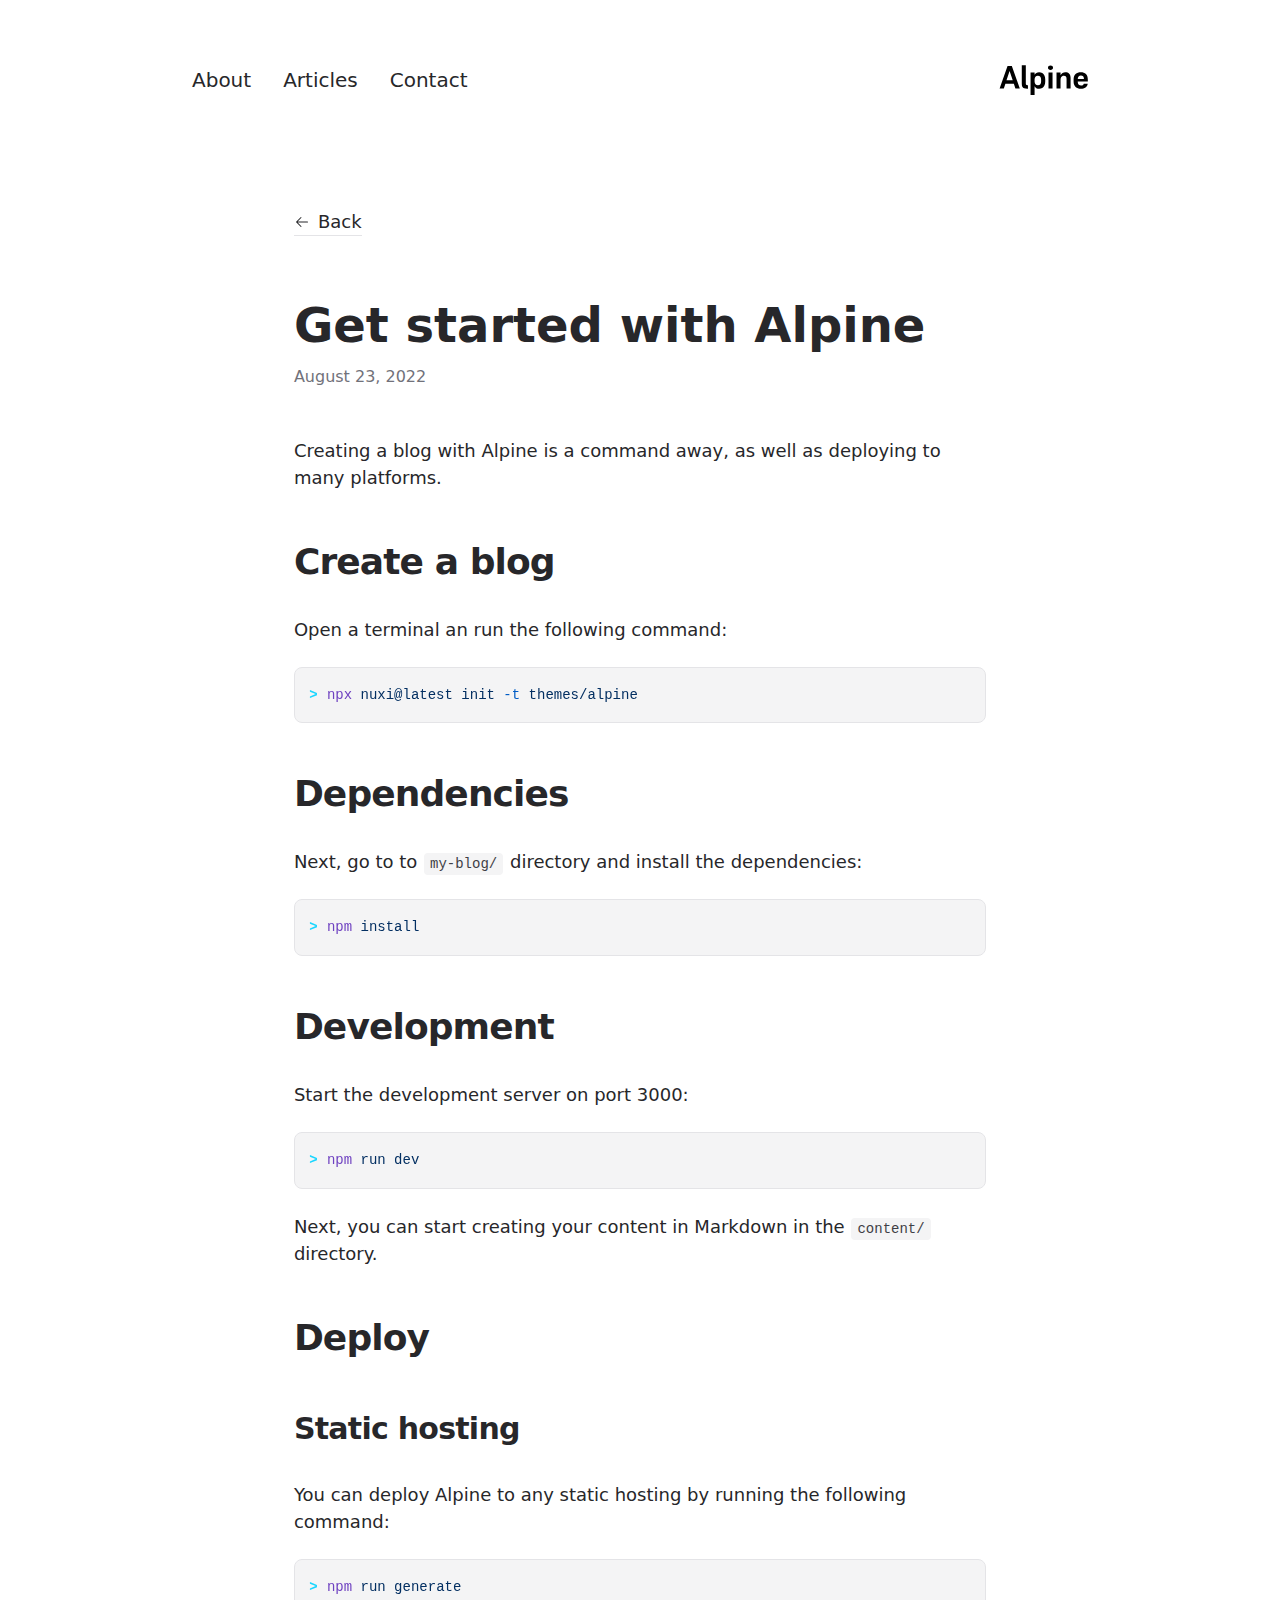
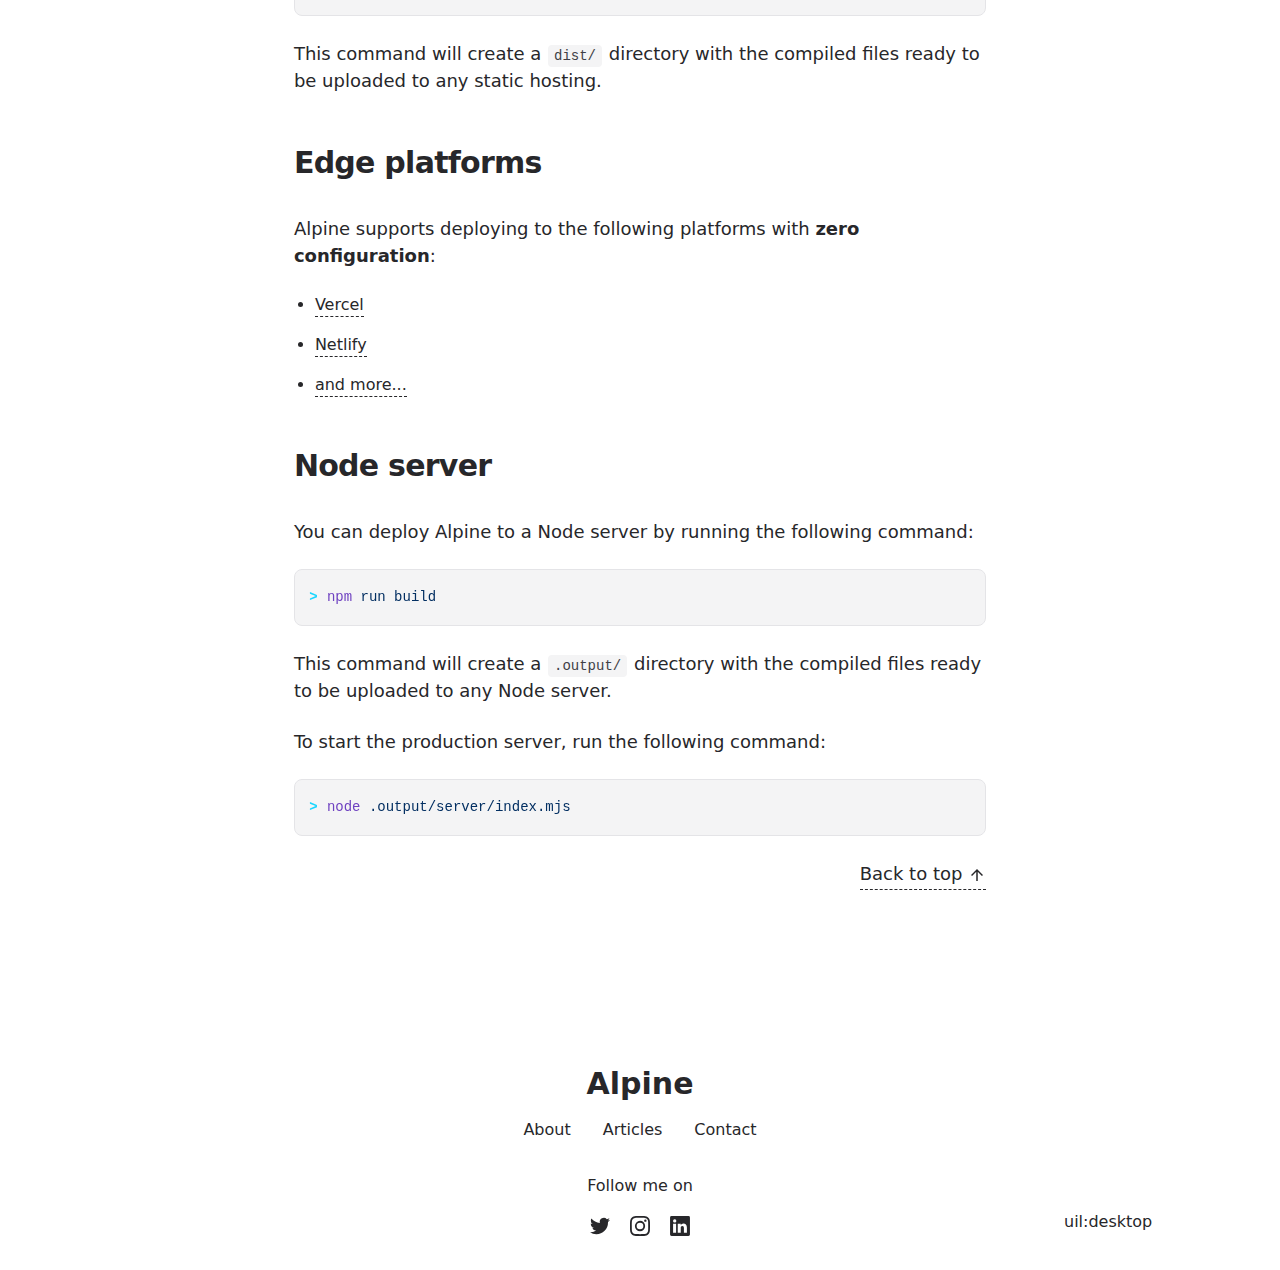
<file: articles/get-started/index.html>
<!DOCTYPE html><html  lang="en"><head><meta charset="utf-8">
<meta name="viewport" content="width=device-width, initial-scale=1">
<title>Get started with Alpine</title>
<meta name="twitter:card" content="summary_large_image">
<meta property="og:image:width" content="400">
<meta property="og:image:height" content="300">
<meta property="og:image:alt" content="An image showcasing my project.">
<meta property="og:title" content="Get started with Alpine">
<meta name="description" content="Creating a blog with Alpine is a command away, as well as deploying to many platforms.">
<meta property="og:description" content="Creating a blog with Alpine is a command away, as well as deploying to many platforms.">
<meta property="og:image" content="/articles/get-started.webp">
<link rel="preload" as="fetch" crossorigin="anonymous" href="/articles/get-started/_payload.json">
<link rel="stylesheet" href="/_nuxt/entry.Cf_NfQ_y.css">
<link rel="stylesheet" href="/_nuxt/DocumentDrivenNotFound.rp24EwsG.css">
<link rel="stylesheet" href="/_nuxt/article.DDlxgXvj.css">
<link rel="stylesheet" href="/_nuxt/ProseA.D4RtImXF.css">
<link rel="stylesheet" href="/_nuxt/ProseH1.BwPAspty.css">
<link rel="stylesheet" href="/_nuxt/ProseP.Dp1dLVOK.css">
<link rel="stylesheet" href="/_nuxt/ProseH2.CRhFEQGp.css">
<link rel="stylesheet" href="/_nuxt/ProsePre.CchFRBtv.css">
<link rel="stylesheet" href="/_nuxt/ProseCode.f3kEnX8-.css">
<link rel="stylesheet" href="/_nuxt/ProseCodeInline.DPyaAaT7.css">
<link rel="stylesheet" href="/_nuxt/ProseH3.DTw07Zol.css">
<link rel="stylesheet" href="/_nuxt/ProseStrong.DTDU1-Ss.css">
<link rel="stylesheet" href="/_nuxt/ProseUl.DHJO0aAw.css">
<link rel="stylesheet" href="/_nuxt/ProseLi.BBHBJ5vz.css">
<link rel="modulepreload" as="script" crossorigin href="/_nuxt/Cbp4KUza.js">
<link rel="modulepreload" as="script" crossorigin href="/_nuxt/Bfiu02It.js">
<link rel="modulepreload" as="script" crossorigin href="/_nuxt/DjaaEQsI.js">
<link rel="modulepreload" as="script" crossorigin href="/_nuxt/CJn39s2H.js">
<link rel="modulepreload" as="script" crossorigin href="/_nuxt/2GW7vM7a.js">
<link rel="modulepreload" as="script" crossorigin href="/_nuxt/Bd0By9c9.js">
<link rel="modulepreload" as="script" crossorigin href="/_nuxt/UenQTYtL.js">
<link rel="modulepreload" as="script" crossorigin href="/_nuxt/BGLydmtv.js">
<link rel="modulepreload" as="script" crossorigin href="/_nuxt/xPQSu0DS.js">
<link rel="modulepreload" as="script" crossorigin href="/_nuxt/BcWussCh.js">
<link rel="modulepreload" as="script" crossorigin href="/_nuxt/D6tgNLAr.js">
<link rel="modulepreload" as="script" crossorigin href="/_nuxt/DZq3CyLL.js">
<link rel="modulepreload" as="script" crossorigin href="/_nuxt/Co7GbUbW.js">
<link rel="modulepreload" as="script" crossorigin href="/_nuxt/BwS3sogB.js">
<link rel="modulepreload" as="script" crossorigin href="/_nuxt/B0_B3bNp.js">
<link rel="modulepreload" as="script" crossorigin href="/_nuxt/Dvii4Nhj.js">
<link rel="modulepreload" as="script" crossorigin href="/_nuxt/CaSCZvxD.js">
<link rel="modulepreload" as="script" crossorigin href="/_nuxt/zMjTjuyV.js">
<link rel="modulepreload" as="script" crossorigin href="/_nuxt/B3fbEY9I.js">
<link rel="modulepreload" as="script" crossorigin href="/_nuxt/CMFWpnNy.js">
<link rel="modulepreload" as="script" crossorigin href="/_nuxt/B7CAfASc.js">
<link rel="prefetch" as="script" crossorigin href="/_nuxt/CDPkr0gj.js">
<link rel="prefetch" as="script" crossorigin href="/_nuxt/Cbp4cWZb.js">
<link rel="prefetch" as="script" crossorigin href="/_nuxt/CnsMfWPi.js">
<link rel="prefetch" as="style" href="/_nuxt/useStudio.DzA-IoZ4.css">
<link rel="prefetch" as="script" crossorigin href="/_nuxt/BK9_cMga.js">
<link rel="prefetch" as="style" href="/_nuxt/error-404.D8uONj7L.css">
<link rel="prefetch" as="script" crossorigin href="/_nuxt/DV5uA322.js">
<link rel="prefetch" as="style" href="/_nuxt/error-500.p7T9h8Pv.css">
<link rel="prefetch" as="script" crossorigin href="/_nuxt/BRan2h3E.js">
<script type="module" src="/_nuxt/Cbp4KUza.js" crossorigin></script><style id="pinceau-runtime-hydratable">@media{.phy[--]{--puid:Y_QHEs-v;}.pv-6a1-xC{max-width:var(--elements-container-maxWidth);padding-left:var(--elements-container-padding-mobile);padding-right:var(--elements-container-padding-mobile);}@media (min-width: 475px){.pv-6a1-xC{padding-left:var(--elements-container-padding-xs);padding-right:var(--elements-container-padding-xs);}}@media (min-width: 640px){.pv-6a1-xC{padding-left:var(--elements-container-padding-sm);padding-right:var(--elements-container-padding-sm);}}@media (min-width: 768px){.pv-6a1-xC{padding-left:var(--elements-container-padding-md);padding-right:var(--elements-container-padding-md);}}} </style><style id="pinceau-theme">@media { :root {--pinceau-mq: initial; --alpine-readableLine: 68ch;--alpine-backdrop-backgroundColor: #f4f4f5b3;--prose-code-inline-padding: 0.2rem 0.375rem 0.2rem 0.375rem;--prose-code-block-backdropFilter: contrast(1);--prose-code-block-border-style: solid;--prose-code-block-border-width: 1px;--prose-tbody-tr-borderBottom-style: dashed;--prose-tbody-tr-borderBottom-width: 1px;--prose-th-textAlign: inherit;--prose-thead-borderBottom-style: solid;--prose-thead-borderBottom-width: 1px;--prose-thead-border-style: solid;--prose-thead-border-width: 0px;--prose-table-textAlign: start;--prose-hr-width: 1px;--prose-hr-style: solid;--prose-li-listStylePosition: outside;--prose-ol-li-markerColor: currentColor;--prose-ol-paddingInlineStart: 21px;--prose-ol-listStyleType: decimal;--prose-ul-li-markerColor: currentColor;--prose-ul-paddingInlineStart: 21px;--prose-ul-listStyleType: disc;--prose-blockquote-border-style: solid;--prose-blockquote-border-width: 4px;--prose-blockquote-quotes: '201C' '201D' '2018' '2019';--prose-blockquote-paddingInlineStart: 24px;--prose-a-code-color-hover: currentColor;--prose-a-code-color-static: currentColor;--prose-a-hasCode-borderBottom: none;--prose-a-border-distance: 2px;--prose-a-border-color-hover: currentColor;--prose-a-border-color-static: currentColor;--prose-a-border-style-hover: solid;--prose-a-border-style-static: dashed;--prose-a-border-width: 1px;--prose-a-color-static: inherit;--prose-a-textDecoration: none;--prose-h6-margin: 3rem 0 2rem;--prose-h5-margin: 3rem 0 2rem;--prose-h4-margin: 3rem 0 2rem;--prose-h3-margin: 3rem 0 2rem;--prose-h2-margin: 3rem 0 2rem;--prose-h1-margin: 0 0 2rem;--prose-p-fontSize: 18px;--typography-lead-loose: 2;--typography-lead-relaxed: 1.625;--typography-lead-normal: 1.5;--typography-lead-snug: 1.375;--typography-lead-tight: 1.25;--typography-lead-none: 1;--typography-lead-10: 2.5rem;--typography-lead-9: 2.25rem;--typography-lead-8: 2rem;--typography-lead-7: 1.75rem;--typography-lead-6: 1.5rem;--typography-lead-5: 1.25rem;--typography-lead-4: 1rem;--typography-lead-3: .75rem;--typography-lead-2: .5rem;--typography-lead-1: .025rem;--typography-fontWeight-black: 900;--typography-fontWeight-extrabold: 800;--typography-fontWeight-bold: 700;--typography-fontWeight-semibold: 600;--typography-fontWeight-medium: 500;--typography-fontWeight-normal: 400;--typography-fontWeight-light: 300;--typography-fontWeight-extralight: 200;--typography-fontWeight-thin: 100;--typography-fontSize-9xl: 128px;--typography-fontSize-8xl: 96px;--typography-fontSize-7xl: 72px;--typography-fontSize-6xl: 60px;--typography-fontSize-5xl: 48px;--typography-fontSize-4xl: 36px;--typography-fontSize-3xl: 30px;--typography-fontSize-2xl: 24px;--typography-fontSize-xl: 20px;--typography-fontSize-lg: 18px;--typography-fontSize-base: 16px;--typography-fontSize-sm: 14px;--typography-fontSize-xs: 12px;--typography-letterSpacing-wide: 0.025em;--typography-letterSpacing-tight: -0.025em;--typography-verticalMargin-base: 24px;--typography-verticalMargin-sm: 16px;--elements-border-secondary-hover: [object Object];--elements-backdrop-background: #fffc;--elements-backdrop-filter: saturate(200%) blur(20px);--elements-container-maxWidth: 64rem;--lead-loose: 2;--lead-relaxed: 1.625;--lead-normal: 1.5;--lead-snug: 1.375;--lead-tight: 1.25;--lead-none: 1;--lead-10: 2.5rem;--lead-9: 2.25rem;--lead-8: 2rem;--lead-7: 1.75rem;--lead-6: 1.5rem;--lead-5: 1.25rem;--lead-4: 1rem;--lead-3: .75rem;--lead-2: .5rem;--lead-1: .025rem;--letterSpacing-widest: 0.1em;--letterSpacing-wider: 0.05em;--letterSpacing-wide: 0.025em;--letterSpacing-normal: 0em;--letterSpacing-tight: -0.025em;--letterSpacing-tighter: -0.05em;--fontSize-9xl: 8rem;--fontSize-8xl: 6rem;--fontSize-7xl: 4.5rem;--fontSize-6xl: 3.75rem;--fontSize-5xl: 3rem;--fontSize-4xl: 2.25rem;--fontSize-3xl: 1.875rem;--fontSize-2xl: 1.5rem;--fontSize-xl: 1.25rem;--fontSize-lg: 1.125rem;--fontSize-base: 1rem;--fontSize-sm: 0.875rem;--fontSize-xs: 0.75rem;--fontWeight-black: 900;--fontWeight-extrabold: 800;--fontWeight-bold: 700;--fontWeight-semibold: 600;--fontWeight-medium: 500;--fontWeight-normal: 400;--fontWeight-light: 300;--fontWeight-extralight: 200;--fontWeight-thin: 100;--font-mono: ui-monospace, SFMono-Regular, Menlo, Monaco, Consolas, Liberation Mono, Courier New, monospace;--font-serif: ui-serif, Georgia, Cambria, Times New Roman, Times, serif;--font-sans: ui-sans-serif, system-ui, -apple-system, BlinkMacSystemFont, Segoe UI, Roboto, Helvetica Neue, Arial, Noto Sans, sans-serif, Apple Color Emoji, Segoe UI Emoji, Segoe UI Symbol, Noto Color Emoji;--opacity-total: 1;--opacity-high: 0.8;--opacity-medium: 0.5;--opacity-soft: 0.3;--opacity-light: 0.15;--opacity-bright: 0.1;--opacity-noOpacity: 0;--borderWidth-lg: 3px;--borderWidth-md: 2px;--borderWidth-sm: 1px;--borderWidth-noBorder: 0;--space-rem-875: 0.875rem;--space-rem-625: 0.625rem;--space-rem-375: 0.375rem;--space-rem-125: 0.125rem;--space-px: 1px;--space-128: 32rem;--space-96: 24rem;--space-80: 20rem;--space-72: 18rem;--space-64: 16rem;--space-60: 15rem;--space-56: 14rem;--space-52: 13rem;--space-48: 12rem;--space-44: 11rem;--space-40: 10rem;--space-36: 9rem;--space-32: 8rem;--space-28: 7rem;--space-24: 6rem;--space-20: 5rem;--space-16: 4rem;--space-14: 3.5rem;--space-12: 3rem;--space-11: 2.75rem;--space-10: 2.5rem;--space-9: 2.25rem;--space-8: 2rem;--space-7: 1.75rem;--space-6: 1.5rem;--space-5: 1.25rem;--space-4: 1rem;--space-3: 0.75rem;--space-2: 0.5rem;--space-1: 0.25rem;--space-0: 0px;--size-full: 100%;--size-7xl: 80rem;--size-6xl: 72rem;--size-5xl: 64rem;--size-4xl: 56rem;--size-3xl: 48rem;--size-2xl: 42rem;--size-xl: 36rem;--size-lg: 32rem;--size-md: 28rem;--size-sm: 24rem;--size-xs: 20rem;--size-200: 200px;--size-104: 104px;--size-80: 80px;--size-64: 64px;--size-56: 56px;--size-48: 48px;--size-40: 40px;--size-32: 32px;--size-24: 24px;--size-20: 20px;--size-16: 16px;--size-12: 12px;--size-8: 8px;--size-6: 6px;--size-4: 4px;--size-2: 2px;--size-0: 0px;--radii-full: 9999px;--radii-3xl: 1.75rem;--radii-2xl: 1.5rem;--radii-xl: 1rem;--radii-lg: 0.75rem;--radii-md: 0.5rem;--radii-sm: 0.375rem;--radii-xs: 0.25rem;--radii-2xs: 0.125rem;--radii-none: 0px;--shadow-none: 0px 0px 0px 0px transparent;--shadow-lg: 0px 10px 15px -3px #000000, 0px 4px 6px -4px #000000;--shadow-md: 0px 4px 6px -1px #000000, 0px 2px 4px -2px #000000;--shadow-sm: 0px 1px 3px 0px #000000, 0px 1px 2px -1px #000000;--shadow-xs: 0px 1px 2px 0px #000000;--height-screen: 100vh;--width-screen: 100vw;--color-primary-900: #002e38;--color-primary-800: #005c70;--color-primary-700: #008aa9;--color-primary-600: #00b9e1;--color-primary-500: #1ad6ff;--color-primary-400: #40ddff;--color-primary-300: #66e4ff;--color-primary-200: #8deaff;--color-primary-100: #b3f1ff;--color-primary-50: #d9f8ff;--color-ruby-900: #380011;--color-ruby-800: #700021;--color-ruby-700: #a90032;--color-ruby-600: #e10043;--color-ruby-500: #ff1a5e;--color-ruby-400: #ff4079;--color-ruby-300: #ff6694;--color-ruby-200: #ff8dae;--color-ruby-100: #ffb3c9;--color-ruby-50: #ffd9e4;--color-pink-900: #380025;--color-pink-800: #70004b;--color-pink-700: #a90070;--color-pink-600: #e10095;--color-pink-500: #ff1ab2;--color-pink-400: #ff40bf;--color-pink-300: #ff66cc;--color-pink-200: #ff8dd8;--color-pink-100: #ffb3e5;--color-pink-50: #ffd9f2;--color-purple-900: #190038;--color-purple-800: #330070;--color-purple-700: #4c00a9;--color-purple-600: #6500e1;--color-purple-500: #811aff;--color-purple-400: #9640ff;--color-purple-300: #ab66ff;--color-purple-200: #c08dff;--color-purple-100: #d5b3ff;--color-purple-50: #ead9ff;--color-royalblue-900: #0b0531;--color-royalblue-800: #160a62;--color-royalblue-700: #211093;--color-royalblue-600: #2c15c4;--color-royalblue-500: #4127e8;--color-royalblue-400: #614bec;--color-royalblue-300: #806ff0;--color-royalblue-200: #a093f3;--color-royalblue-100: #c0b7f7;--color-royalblue-50: #dfdbfb;--color-indigoblue-900: #001238;--color-indigoblue-800: #002370;--color-indigoblue-700: #0035a9;--color-indigoblue-600: #0047e1;--color-indigoblue-500: #1a62ff;--color-indigoblue-400: #407cff;--color-indigoblue-300: #6696ff;--color-indigoblue-200: #8db0ff;--color-indigoblue-100: #b3cbff;--color-indigoblue-50: #d9e5ff;--color-blue-900: #002438;--color-blue-800: #004870;--color-blue-700: #006ca9;--color-blue-600: #0090e1;--color-blue-500: #1aadff;--color-blue-400: #40bbff;--color-blue-300: #66c8ff;--color-blue-200: #8dd6ff;--color-blue-100: #b3e4ff;--color-blue-50: #d9f1ff;--color-lightblue-900: #002e38;--color-lightblue-800: #005c70;--color-lightblue-700: #008aa9;--color-lightblue-600: #00b9e1;--color-lightblue-500: #1ad6ff;--color-lightblue-400: #40ddff;--color-lightblue-300: #66e4ff;--color-lightblue-200: #8deaff;--color-lightblue-100: #b3f1ff;--color-lightblue-50: #d9f8ff;--color-teal-900: #062a28;--color-teal-800: #0b544f;--color-teal-700: #117d77;--color-teal-600: #16a79e;--color-teal-500: #1cd1c6;--color-teal-400: #36e4da;--color-teal-300: #5fe9e1;--color-teal-200: #87efe9;--color-teal-100: #aff4f0;--color-teal-50: #d7faf8;--color-pear-900: #2a2b09;--color-pear-800: #545512;--color-pear-700: #7e801b;--color-pear-600: #a8aa24;--color-pear-500: #d0d32f;--color-pear-400: #d8da52;--color-pear-300: #e0e274;--color-pear-200: #e8e997;--color-pear-100: #eff0ba;--color-pear-50: #f7f8dc;--color-red-900: #380300;--color-red-800: #700700;--color-red-700: #a90a00;--color-red-600: #e10e00;--color-red-500: #ff281a;--color-red-400: #ff4c40;--color-red-300: #ff7066;--color-red-200: #ff948d;--color-red-100: #ffb7b3;--color-red-50: #ffdbd9;--color-orange-900: #381800;--color-orange-800: #702f00;--color-orange-700: #a94700;--color-orange-600: #e15e00;--color-orange-500: #ff7a1a;--color-orange-400: #ff9040;--color-orange-300: #ffa666;--color-orange-200: #ffbd8d;--color-orange-100: #ffd3b3;--color-orange-50: #ffe9d9;--color-yellow-900: #362b03;--color-yellow-800: #6d5605;--color-yellow-700: #a38108;--color-yellow-600: #daac0a;--color-yellow-500: #f5c828;--color-yellow-400: #f7d14c;--color-yellow-300: #f8da70;--color-yellow-200: #fae393;--color-yellow-100: #fcedb7;--color-yellow-50: #fdf6db;--color-green-900: #003f25;--color-green-800: #005e38;--color-green-700: #007e4a;--color-green-600: #009d5d;--color-green-500: #00bd6f;--color-green-400: #00dc82;--color-green-300: #30ffaa;--color-green-200: #83ffcc;--color-green-100: #acffdd;--color-green-50: #d6ffee;--color-gray-900: #18181B;--color-gray-800: #27272A;--color-gray-700: #3f3f46;--color-gray-600: #52525B;--color-gray-500: #71717A;--color-gray-400: #a1a1aa;--color-gray-300: #D4d4d8;--color-gray-200: #e4e4e7;--color-gray-100: #f4f4f5;--color-gray-50: #fafafa;--color-black: #0c0c0d;--color-white: #FFFFFF;--media-portrait: only screen and (orientation: portrait);--media-landscape: only screen and (orientation: landscape);--media-rm: (prefers-reduced-motion: reduce);--media-2xl: (min-width: 1536px);--media-xl: (min-width: 1280px);--media-lg: (min-width: 1024px);--media-md: (min-width: 768px);--media-sm: (min-width: 640px);--media-xs: (min-width: 475px);--alpine-body-color: var(--color-gray-800);--alpine-body-backgroundColor: var(--color-white);--prose-code-inline-fontWeight: var(--typography-fontWeight-normal);--prose-code-inline-fontSize: var(--typography-fontSize-sm);--prose-code-inline-borderRadius: var(--radii-xs);--prose-code-block-pre-padding: var(--typography-verticalMargin-sm);--prose-code-block-margin: var(--typography-verticalMargin-base) 0;--prose-code-block-fontSize: var(--typography-fontSize-sm);--prose-tbody-code-inline-fontSize: var(--typography-fontSize-sm);--prose-tbody-td-padding: var(--typography-verticalMargin-sm);--prose-th-fontWeight: var(--typography-fontWeight-semibold);--prose-th-padding: 0 var(--typography-verticalMargin-sm) var(--typography-verticalMargin-sm) var(--typography-verticalMargin-sm);--prose-table-lineHeight: var(--typography-lead-6);--prose-table-fontSize: var(--typography-fontSize-sm);--prose-table-margin: var(--typography-verticalMargin-base) 0;--prose-hr-margin: var(--typography-verticalMargin-base) 0;--prose-li-margin: var(--typography-verticalMargin-sm) 0;--prose-ol-margin: var(--typography-verticalMargin-base) 0;--prose-ul-margin: var(--typography-verticalMargin-base) 0;--prose-blockquote-margin: var(--typography-verticalMargin-base) 0;--prose-a-code-border-style: var(--prose-a-border-style-static);--prose-a-code-border-width: var(--prose-a-border-width);--prose-a-fontWeight: var(--typography-fontWeight-medium);--prose-img-margin: var(--typography-verticalMargin-base) 0;--prose-strong-fontWeight: var(--typography-fontWeight-semibold);--prose-h6-iconSize: var(--typography-fontSize-base);--prose-h6-fontWeight: var(--typography-fontWeight-semibold);--prose-h6-lineHeight: var(--typography-lead-normal);--prose-h6-fontSize: var(--typography-fontSize-lg);--prose-h5-iconSize: var(--typography-fontSize-lg);--prose-h5-fontWeight: var(--typography-fontWeight-semibold);--prose-h5-lineHeight: var(--typography-lead-snug);--prose-h5-fontSize: var(--typography-fontSize-xl);--prose-h4-iconSize: var(--typography-fontSize-lg);--prose-h4-letterSpacing: var(--typography-letterSpacing-tight);--prose-h4-fontWeight: var(--typography-fontWeight-semibold);--prose-h4-lineHeight: var(--typography-lead-snug);--prose-h4-fontSize: var(--typography-fontSize-2xl);--prose-h3-iconSize: var(--typography-fontSize-xl);--prose-h3-letterSpacing: var(--typography-letterSpacing-tight);--prose-h3-fontWeight: var(--typography-fontWeight-semibold);--prose-h3-lineHeight: var(--typography-lead-snug);--prose-h3-fontSize: var(--typography-fontSize-3xl);--prose-h2-iconSize: var(--typography-fontSize-2xl);--prose-h2-letterSpacing: var(--typography-letterSpacing-tight);--prose-h2-fontWeight: var(--typography-fontWeight-semibold);--prose-h2-lineHeight: var(--typography-lead-tight);--prose-h2-fontSize: var(--typography-fontSize-4xl);--prose-h1-iconSize: var(--typography-fontSize-3xl);--prose-h1-letterSpacing: var(--typography-letterSpacing-tight);--prose-h1-fontWeight: var(--typography-fontWeight-bold);--prose-h1-lineHeight: var(--typography-lead-tight);--prose-h1-fontSize: var(--typography-fontSize-5xl);--prose-p-br-margin: var(--typography-verticalMargin-base) 0 0 0;--prose-p-margin: var(--typography-verticalMargin-base) 0;--prose-p-lineHeight: var(--typography-lead-normal);--typography-color-primary-900: var(--color-primary-900);--typography-color-primary-800: var(--color-primary-800);--typography-color-primary-700: var(--color-primary-700);--typography-color-primary-600: var(--color-primary-600);--typography-color-primary-500: var(--color-primary-500);--typography-color-primary-400: var(--color-primary-400);--typography-color-primary-300: var(--color-primary-300);--typography-color-primary-200: var(--color-primary-200);--typography-color-primary-100: var(--color-primary-100);--typography-color-primary-50: var(--color-primary-50);--typography-font-code: var(--font-mono);--typography-font-body: var(--font-sans);--typography-font-display: var(--font-sans);--typography-body-backgroundColor: var(--color-white);--typography-body-color: var(--color-black);--elements-state-danger-borderColor-secondary: var(--color-red-200);--elements-state-danger-borderColor-primary: var(--color-red-100);--elements-state-danger-backgroundColor-secondary: var(--color-red-100);--elements-state-danger-backgroundColor-primary: var(--color-red-50);--elements-state-danger-color-secondary: var(--color-red-600);--elements-state-danger-color-primary: var(--color-red-500);--elements-state-warning-borderColor-secondary: var(--color-yellow-200);--elements-state-warning-borderColor-primary: var(--color-yellow-100);--elements-state-warning-backgroundColor-secondary: var(--color-yellow-100);--elements-state-warning-backgroundColor-primary: var(--color-yellow-50);--elements-state-warning-color-secondary: var(--color-yellow-700);--elements-state-warning-color-primary: var(--color-yellow-600);--elements-state-success-borderColor-secondary: var(--color-green-200);--elements-state-success-borderColor-primary: var(--color-green-100);--elements-state-success-backgroundColor-secondary: var(--color-green-100);--elements-state-success-backgroundColor-primary: var(--color-green-50);--elements-state-success-color-secondary: var(--color-green-600);--elements-state-success-color-primary: var(--color-green-500);--elements-state-info-borderColor-secondary: var(--color-blue-200);--elements-state-info-borderColor-primary: var(--color-blue-100);--elements-state-info-backgroundColor-secondary: var(--color-blue-100);--elements-state-info-backgroundColor-primary: var(--color-blue-50);--elements-state-info-color-secondary: var(--color-blue-600);--elements-state-info-color-primary: var(--color-blue-500);--elements-state-primary-borderColor-secondary: var(--color-primary-200);--elements-state-primary-borderColor-primary: var(--color-primary-100);--elements-state-primary-backgroundColor-secondary: var(--color-primary-100);--elements-state-primary-backgroundColor-primary: var(--color-primary-50);--elements-state-primary-color-secondary: var(--color-primary-700);--elements-state-primary-color-primary: var(--color-primary-600);--elements-surface-secondary-backgroundColor: var(--color-gray-200);--elements-surface-primary-backgroundColor: var(--color-gray-100);--elements-surface-background-base: var(--color-gray-100);--elements-border-secondary-static: var(--color-gray-200);--elements-border-primary-hover: var(--color-gray-200);--elements-border-primary-static: var(--color-gray-100);--elements-container-padding-md: var(--space-16);--elements-container-padding-sm: var(--space-12);--elements-container-padding-xs: var(--space-8);--elements-container-padding-mobile: var(--space-6);--elements-text-secondary-color-hover: var(--color-gray-700);--elements-text-secondary-color-static: var(--color-gray-500);--elements-text-primary-color-static: var(--color-gray-900);--text-6xl-lineHeight: var(--lead-none);--text-6xl-fontSize: var(--fontSize-6xl);--text-5xl-lineHeight: var(--lead-none);--text-5xl-fontSize: var(--fontSize-5xl);--text-4xl-lineHeight: var(--lead-10);--text-4xl-fontSize: var(--fontSize-4xl);--text-3xl-lineHeight: var(--lead-9);--text-3xl-fontSize: var(--fontSize-3xl);--text-2xl-lineHeight: var(--lead-8);--text-2xl-fontSize: var(--fontSize-2xl);--text-xl-lineHeight: var(--lead-7);--text-xl-fontSize: var(--fontSize-xl);--text-lg-lineHeight: var(--lead-7);--text-lg-fontSize: var(--fontSize-lg);--text-base-lineHeight: var(--lead-6);--text-base-fontSize: var(--fontSize-base);--text-sm-lineHeight: var(--lead-5);--text-sm-fontSize: var(--fontSize-sm);--text-xs-lineHeight: var(--lead-4);--text-xs-fontSize: var(--fontSize-xs);--shadow-2xl: 0px 25px 50px -12px var(--color-gray-900);--shadow-xl: 0px 20px 25px -5px var(--color-gray-400), 0px 8px 10px -6px #000000;--color-secondary-900: var(--color-gray-900);--color-secondary-800: var(--color-gray-800);--color-secondary-700: var(--color-gray-700);--color-secondary-600: var(--color-gray-600);--color-secondary-500: var(--color-gray-500);--color-secondary-400: var(--color-gray-400);--color-secondary-300: var(--color-gray-300);--color-secondary-200: var(--color-gray-200);--color-secondary-100: var(--color-gray-100);--color-secondary-50: var(--color-gray-50);--prose-a-code-background-hover: var(--typography-color-primary-50);--prose-a-code-border-color-hover: var(--typography-color-primary-500);--prose-a-color-hover: var(--typography-color-primary-500);--typography-color-secondary-900: var(--color-secondary-900);--typography-color-secondary-800: var(--color-secondary-800);--typography-color-secondary-700: var(--color-secondary-700);--typography-color-secondary-600: var(--color-secondary-600);--typography-color-secondary-500: var(--color-secondary-500);--typography-color-secondary-400: var(--color-secondary-400);--typography-color-secondary-300: var(--color-secondary-300);--typography-color-secondary-200: var(--color-secondary-200);--typography-color-secondary-100: var(--color-secondary-100);--typography-color-secondary-50: var(--color-secondary-50);--prose-code-inline-backgroundColor: var(--typography-color-secondary-100);--prose-code-inline-color: var(--typography-color-secondary-700);--prose-code-block-backgroundColor: var(--typography-color-secondary-100);--prose-code-block-color: var(--typography-color-secondary-700);--prose-code-block-border-color: var(--typography-color-secondary-200);--prose-tbody-tr-borderBottom-color: var(--typography-color-secondary-200);--prose-th-color: var(--typography-color-secondary-600);--prose-thead-borderBottom-color: var(--typography-color-secondary-200);--prose-thead-border-color: var(--typography-color-secondary-300);--prose-hr-color: var(--typography-color-secondary-200);--prose-blockquote-border-color: var(--typography-color-secondary-200);--prose-blockquote-color: var(--typography-color-secondary-500);--prose-a-code-border-color-static: var(--typography-color-secondary-400); } }@media { :root.dark {--pinceau-mq: dark; --alpine-backdrop-backgroundColor: #18181bb3;--prose-code-block-backdropFilter: contrast(1);--prose-ol-li-markerColor: currentColor;--prose-ul-li-markerColor: currentColor;--prose-a-code-color-hover: currentColor;--prose-a-code-color-static: currentColor;--prose-a-border-color-hover: currentColor;--prose-a-border-color-static: currentColor;--prose-a-color-static: inherit;--elements-backdrop-background: #0c0d0ccc;--alpine-body-color: var(--color-gray-200);--alpine-body-backgroundColor: var(--color-black);--typography-body-backgroundColor: var(--color-black);--typography-body-color: var(--color-white);--elements-state-danger-borderColor-secondary: var(--color-red-700);--elements-state-danger-borderColor-primary: var(--color-red-800);--elements-state-danger-backgroundColor-secondary: var(--color-red-800);--elements-state-danger-backgroundColor-primary: var(--color-red-900);--elements-state-danger-color-secondary: var(--color-red-200);--elements-state-danger-color-primary: var(--color-red-300);--elements-state-warning-borderColor-secondary: var(--color-yellow-700);--elements-state-warning-borderColor-primary: var(--color-yellow-800);--elements-state-warning-backgroundColor-secondary: var(--color-yellow-800);--elements-state-warning-backgroundColor-primary: var(--color-yellow-900);--elements-state-warning-color-secondary: var(--color-yellow-200);--elements-state-warning-color-primary: var(--color-yellow-400);--elements-state-success-borderColor-secondary: var(--color-green-700);--elements-state-success-borderColor-primary: var(--color-green-800);--elements-state-success-backgroundColor-secondary: var(--color-green-800);--elements-state-success-backgroundColor-primary: var(--color-green-900);--elements-state-success-color-secondary: var(--color-green-200);--elements-state-success-color-primary: var(--color-green-400);--elements-state-info-borderColor-secondary: var(--color-blue-700);--elements-state-info-borderColor-primary: var(--color-blue-800);--elements-state-info-backgroundColor-secondary: var(--color-blue-800);--elements-state-info-backgroundColor-primary: var(--color-blue-900);--elements-state-info-color-secondary: var(--color-blue-200);--elements-state-info-color-primary: var(--color-blue-400);--elements-state-primary-borderColor-secondary: var(--color-primary-700);--elements-state-primary-borderColor-primary: var(--color-primary-800);--elements-state-primary-backgroundColor-secondary: var(--color-primary-800);--elements-state-primary-backgroundColor-primary: var(--color-primary-900);--elements-state-primary-color-secondary: var(--color-primary-200);--elements-state-primary-color-primary: var(--color-primary-400);--elements-surface-secondary-backgroundColor: var(--color-gray-800);--elements-surface-primary-backgroundColor: var(--color-gray-900);--elements-surface-background-base: var(--color-gray-900);--elements-border-secondary-static: var(--color-gray-800);--elements-border-primary-hover: var(--color-gray-800);--elements-border-primary-static: var(--color-gray-900);--elements-text-secondary-color-hover: var(--color-gray-200);--elements-text-secondary-color-static: var(--color-gray-400);--elements-text-primary-color-static: var(--color-gray-50);--prose-a-code-background-hover: var(--typography-color-primary-900);--prose-a-code-border-color-hover: var(--typography-color-primary-600);--prose-a-color-hover: var(--typography-color-primary-400);--prose-code-inline-backgroundColor: var(--typography-color-secondary-800);--prose-code-inline-color: var(--typography-color-secondary-200);--prose-code-block-backgroundColor: var(--typography-color-secondary-900);--prose-code-block-color: var(--typography-color-secondary-200);--prose-code-block-border-color: var(--typography-color-secondary-800);--prose-tbody-tr-borderBottom-color: var(--typography-color-secondary-800);--prose-th-color: var(--typography-color-secondary-400);--prose-thead-borderBottom-color: var(--typography-color-secondary-800);--prose-thead-border-color: var(--typography-color-secondary-600);--prose-hr-color: var(--typography-color-secondary-800);--prose-blockquote-border-color: var(--typography-color-secondary-700);--prose-blockquote-color: var(--typography-color-secondary-400);--prose-a-code-border-color-static: var(--typography-color-secondary-600); } }</style><script>"use strict";(()=>{const a=window,e=document.documentElement,c=window.localStorage,d=["dark","light"],n=c&&c.getItem&&c.getItem("nuxt-color-mode")||"system";let l=n==="system"?f():n;const i=e.getAttribute("data-color-mode-forced");i&&(l=i),r(l),a["__NUXT_COLOR_MODE__"]={preference:n,value:l,getColorScheme:f,addColorScheme:r,removeColorScheme:u};function r(o){const t=""+o+"",s="";e.classList?e.classList.add(t):e.className+=" "+t,s&&e.setAttribute("data-"+s,o)}function u(o){const t=""+o+"",s="";e.classList?e.classList.remove(t):e.className=e.className.replace(new RegExp(t,"g"),""),s&&e.removeAttribute("data-"+s)}function m(o){return a.matchMedia("(prefers-color-scheme"+o+")")}function f(){if(a.matchMedia&&m("").media!=="not all"){for(const o of d)if(m(":"+o).matches)return o}return"light"}})();
</script></head><body><div id="__nuxt"><div class="container pv-6a1-xC pc-Y_QHEs app-layout" data-v-92754a60 data-v-aa14d472><!--[--><div class="nuxt-progress" style="width:0%;height:3px;opacity:0;background-size:Infinity% auto;" data-v-92754a60></div><header class="right" data-v-92754a60 data-v-d0bc1945><div class="menu" data-v-d0bc1945><button aria-label="Navigation Menu" data-v-d0bc1945><svg width="24" height="24" viewBox="0 0 68 68" fill="currentColor" xmlns="http://www.w3.org/2000/svg" data-v-d0bc1945><path d="M8 34C8 32.1362 8 31.2044 8.30448 30.4693C8.71046 29.4892 9.48915 28.7105 10.4693 28.3045C11.2044 28 12.1362 28 14 28C15.8638 28 16.7956 28 17.5307 28.3045C18.5108 28.7105 19.2895 29.4892 19.6955 30.4693C20 31.2044 20 32.1362 20 34C20 35.8638 20 36.7956 19.6955 37.5307C19.2895 38.5108 18.5108 39.2895 17.5307 39.6955C16.7956 40 15.8638 40 14 40C12.1362 40 11.2044 40 10.4693 39.6955C9.48915 39.2895 8.71046 38.5108 8.30448 37.5307C8 36.7956 8 35.8638 8 34Z" data-v-d0bc1945></path><path d="M28 34C28 32.1362 28 31.2044 28.3045 30.4693C28.7105 29.4892 29.4892 28.7105 30.4693 28.3045C31.2044 28 32.1362 28 34 28C35.8638 28 36.7956 28 37.5307 28.3045C38.5108 28.7105 39.2895 29.4892 39.6955 30.4693C40 31.2044 40 32.1362 40 34C40 35.8638 40 36.7956 39.6955 37.5307C39.2895 38.5108 38.5108 39.2895 37.5307 39.6955C36.7956 40 35.8638 40 34 40C32.1362 40 31.2044 40 30.4693 39.6955C29.4892 39.2895 28.7105 38.5108 28.3045 37.5307C28 36.7956 28 35.8638 28 34Z" data-v-d0bc1945></path><path d="M48 34C48 32.1362 48 31.2044 48.3045 30.4693C48.7105 29.4892 49.4892 28.7105 50.4693 28.3045C51.2044 28 52.1362 28 54 28C55.8638 28 56.7956 28 57.5307 28.3045C58.5108 28.7105 59.2895 29.4892 59.6955 30.4693C60 31.2044 60 32.1362 60 34C60 35.8638 60 36.7956 59.6955 37.5307C59.2895 38.5108 58.5108 39.2895 57.5307 39.6955C56.7956 40 55.8638 40 54 40C52.1362 40 51.2044 40 50.4693 39.6955C49.4892 39.2895 48.7105 38.5108 48.3045 37.5307C48 36.7956 48 35.8638 48 34Z" data-v-d0bc1945></path></svg></button></div><div class="overlay" data-v-d0bc1945><nav data-v-d0bc1945 data-v-123d1faa><ul data-v-123d1faa><!--[--><li data-v-123d1faa><a href="/" class="" data-v-123d1faa><span class="underline-fx" data-v-123d1faa></span> About</a></li><li data-v-123d1faa><a href="/articles" class="" data-v-123d1faa><span class="underline-fx" data-v-123d1faa></span> Articles</a></li><li data-v-123d1faa><a href="/contact" class="" data-v-123d1faa><span class="underline-fx" data-v-123d1faa></span> Contact</a></li><!--]--></ul></nav></div><div class="logo" data-v-d0bc1945><a href="/" class="" data-v-d0bc1945><img src="/logo-dark.svg" class="dark-img" alt="alpine" width="89" height="31" data-v-d0bc1945><img src="/logo.svg" class="light-img" alt="alpine" width="89" height="31" data-v-d0bc1945></a></div><div class="main-nav" data-v-d0bc1945><nav data-v-d0bc1945 data-v-123d1faa><ul data-v-123d1faa><!--[--><li data-v-123d1faa><a href="/" class="" data-v-123d1faa><span class="underline-fx" data-v-123d1faa></span> About</a></li><li data-v-123d1faa><a href="/articles" class="" data-v-123d1faa><span class="underline-fx" data-v-123d1faa></span> Articles</a></li><li data-v-123d1faa><a href="/contact" class="" data-v-123d1faa><span class="underline-fx" data-v-123d1faa></span> Contact</a></li><!--]--></ul></nav></div></header><!--[--><div class="document-driven-page"><article data-v-aedb0a41><a href="/articles" class="back" data-v-aedb0a41><svg xmlns="http://www.w3.org/2000/svg" xmlns:xlink="http://www.w3.org/1999/xlink" aria-hidden="true" role="img" class="icon" data-v-aedb0a41 style="" width="1em" height="1em" viewBox="0 0 256 256" data-v-bcfe47ef><path fill="currentColor" d="M224 128a8 8 0 0 1-8 8H59.31l58.35 58.34a8 8 0 0 1-11.32 11.32l-72-72a8 8 0 0 1 0-11.32l72-72a8 8 0 0 1 11.32 11.32L59.31 120H216a8 8 0 0 1 8 8"/></svg><span data-v-aedb0a41> Back </span></a><header data-v-aedb0a41><h1 class="title" data-v-aedb0a41>Get started with Alpine</h1><time datetime="2022-08-23T00:00:00.000Z" data-v-aedb0a41>August 23, 2022</time></header><div class="prose" data-v-aedb0a41><!--[--><div><h1 id="get-started-with-alpine" data-v-b4b13d7a><a aria-current="page" href="/articles/get-started#get-started-with-alpine" class="router-link-active router-link-exact-active" data-v-b4b13d7a><!--[-->Get started with Alpine<!--]--><!----></a></h1><p data-v-e44be016><!--[-->Creating a blog with Alpine is a command away, as well as deploying to many platforms.<!--]--></p><h2 id="create-a-blog" data-v-a8571506><a aria-current="page" href="/articles/get-started#create-a-blog" class="router-link-active router-link-exact-active" data-v-a8571506><!--[-->Create a blog<!--]--><!----></a></h2><p data-v-e44be016><!--[-->Open a terminal an run the following command:<!--]--></p><div class="highlight-bash prose-code" meta data-v-98a4a347><!----><!--[--><pre class="language-bash shiki shiki-themes github-light github-dark" style=""><!--[--><code><span class="line" line="1"><span style="--shiki-default:#6F42C1;--shiki-dark:#B392F0">npx</span><span style="--shiki-default:#032F62;--shiki-dark:#9ECBFF"> nuxi@latest</span><span style="--shiki-default:#032F62;--shiki-dark:#9ECBFF"> init</span><span style="--shiki-default:#005CC5;--shiki-dark:#79B8FF"> -t</span><span style="--shiki-default:#032F62;--shiki-dark:#9ECBFF"> themes/alpine
</span></span></code><!--]--></pre><!--]--><button class="copy-button" data-v-98a4a347 data-v-bb39563a><span class="sr-only" data-v-bb39563a>Copy to clipboard</span><span class="icon-wrapper" data-v-bb39563a><svg xmlns="http://www.w3.org/2000/svg" xmlns:xlink="http://www.w3.org/1999/xlink" aria-hidden="true" role="img" class="icon" data-v-bb39563a style="" width="18px" height="18px" viewBox="0 0 256 256" data-v-bcfe47ef><path fill="currentColor" d="M216 32H88a8 8 0 0 0-8 8v40H40a8 8 0 0 0-8 8v128a8 8 0 0 0 8 8h128a8 8 0 0 0 8-8v-40h40a8 8 0 0 0 8-8V40a8 8 0 0 0-8-8m-56 176H48V96h112Zm48-48h-32V88a8 8 0 0 0-8-8H96V48h112Z"/></svg></span></button></div><h2 id="dependencies" data-v-a8571506><a aria-current="page" href="/articles/get-started#dependencies" class="router-link-active router-link-exact-active" data-v-a8571506><!--[-->Dependencies<!--]--><!----></a></h2><p data-v-e44be016><!--[-->Next, go to to <code class="" data-v-279f538f><!--[-->my-blog/<!--]--></code> directory and install the dependencies:<!--]--></p><div class="highlight-bash prose-code" meta data-v-98a4a347><!----><!--[--><pre class="language-bash shiki shiki-themes github-light github-dark" style=""><!--[--><code><span class="line" line="1"><span style="--shiki-default:#6F42C1;--shiki-dark:#B392F0">npm</span><span style="--shiki-default:#032F62;--shiki-dark:#9ECBFF"> install
</span></span></code><!--]--></pre><!--]--><button class="copy-button" data-v-98a4a347 data-v-bb39563a><span class="sr-only" data-v-bb39563a>Copy to clipboard</span><span class="icon-wrapper" data-v-bb39563a><svg xmlns="http://www.w3.org/2000/svg" xmlns:xlink="http://www.w3.org/1999/xlink" aria-hidden="true" role="img" class="icon" data-v-bb39563a style="" width="18px" height="18px" viewBox="0 0 256 256" data-v-bcfe47ef><path fill="currentColor" d="M216 32H88a8 8 0 0 0-8 8v40H40a8 8 0 0 0-8 8v128a8 8 0 0 0 8 8h128a8 8 0 0 0 8-8v-40h40a8 8 0 0 0 8-8V40a8 8 0 0 0-8-8m-56 176H48V96h112Zm48-48h-32V88a8 8 0 0 0-8-8H96V48h112Z"/></svg></span></button></div><h2 id="development" data-v-a8571506><a aria-current="page" href="/articles/get-started#development" class="router-link-active router-link-exact-active" data-v-a8571506><!--[-->Development<!--]--><!----></a></h2><p data-v-e44be016><!--[-->Start the development server on port 3000:<!--]--></p><div class="highlight-bash prose-code" meta data-v-98a4a347><!----><!--[--><pre class="language-bash shiki shiki-themes github-light github-dark" style=""><!--[--><code><span class="line" line="1"><span style="--shiki-default:#6F42C1;--shiki-dark:#B392F0">npm</span><span style="--shiki-default:#032F62;--shiki-dark:#9ECBFF"> run</span><span style="--shiki-default:#032F62;--shiki-dark:#9ECBFF"> dev
</span></span></code><!--]--></pre><!--]--><button class="copy-button" data-v-98a4a347 data-v-bb39563a><span class="sr-only" data-v-bb39563a>Copy to clipboard</span><span class="icon-wrapper" data-v-bb39563a><svg xmlns="http://www.w3.org/2000/svg" xmlns:xlink="http://www.w3.org/1999/xlink" aria-hidden="true" role="img" class="icon" data-v-bb39563a style="" width="18px" height="18px" viewBox="0 0 256 256" data-v-bcfe47ef><path fill="currentColor" d="M216 32H88a8 8 0 0 0-8 8v40H40a8 8 0 0 0-8 8v128a8 8 0 0 0 8 8h128a8 8 0 0 0 8-8v-40h40a8 8 0 0 0 8-8V40a8 8 0 0 0-8-8m-56 176H48V96h112Zm48-48h-32V88a8 8 0 0 0-8-8H96V48h112Z"/></svg></span></button></div><p data-v-e44be016><!--[-->Next, you can start creating your content in Markdown in the <code class="" data-v-279f538f><!--[-->content/<!--]--></code> directory.<!--]--></p><h2 id="deploy" data-v-a8571506><a aria-current="page" href="/articles/get-started#deploy" class="router-link-active router-link-exact-active" data-v-a8571506><!--[-->Deploy<!--]--><!----></a></h2><h3 id="static-hosting" data-v-aab82682><a aria-current="page" href="/articles/get-started#static-hosting" class="router-link-active router-link-exact-active" data-v-aab82682><!--[-->Static hosting<!--]--><!----></a></h3><p data-v-e44be016><!--[-->You can deploy Alpine to any static hosting by running the following command:<!--]--></p><div class="highlight-bash prose-code" meta data-v-98a4a347><!----><!--[--><pre class="language-bash shiki shiki-themes github-light github-dark" style=""><!--[--><code><span class="line" line="1"><span style="--shiki-default:#6F42C1;--shiki-dark:#B392F0">npm</span><span style="--shiki-default:#032F62;--shiki-dark:#9ECBFF"> run</span><span style="--shiki-default:#032F62;--shiki-dark:#9ECBFF"> generate
</span></span></code><!--]--></pre><!--]--><button class="copy-button" data-v-98a4a347 data-v-bb39563a><span class="sr-only" data-v-bb39563a>Copy to clipboard</span><span class="icon-wrapper" data-v-bb39563a><svg xmlns="http://www.w3.org/2000/svg" xmlns:xlink="http://www.w3.org/1999/xlink" aria-hidden="true" role="img" class="icon" data-v-bb39563a style="" width="18px" height="18px" viewBox="0 0 256 256" data-v-bcfe47ef><path fill="currentColor" d="M216 32H88a8 8 0 0 0-8 8v40H40a8 8 0 0 0-8 8v128a8 8 0 0 0 8 8h128a8 8 0 0 0 8-8v-40h40a8 8 0 0 0 8-8V40a8 8 0 0 0-8-8m-56 176H48V96h112Zm48-48h-32V88a8 8 0 0 0-8-8H96V48h112Z"/></svg></span></button></div><p data-v-e44be016><!--[-->This command will create a <code class="" data-v-279f538f><!--[-->dist/<!--]--></code> directory with the compiled files ready to be uploaded to any static hosting.<!--]--></p><h3 id="edge-platforms" data-v-aab82682><a aria-current="page" href="/articles/get-started#edge-platforms" class="router-link-active router-link-exact-active" data-v-aab82682><!--[-->Edge platforms<!--]--><!----></a></h3><p data-v-e44be016><!--[-->Alpine supports deploying to the following platforms with <strong data-v-1607b58b><!--[-->zero configuration<!--]--></strong>:<!--]--></p><ul data-v-b270097d><!--[--><li data-v-1b097e8e><!--[--><a href="https://vercel.com" rel="nofollow" data-v-3b8bd91a><!--[-->Vercel<!--]--></a><!--]--></li><li data-v-1b097e8e><!--[--><a href="https://netlify.com" rel="nofollow" data-v-3b8bd91a><!--[-->Netlify<!--]--></a><!--]--></li><li data-v-1b097e8e><!--[--><a href="https://v3.nuxtjs.org/guide/deploy/presets#supported-hosting-providers" rel="nofollow" data-v-3b8bd91a><!--[-->and more...<!--]--></a><!--]--></li><!--]--></ul><h3 id="node-server" data-v-aab82682><a aria-current="page" href="/articles/get-started#node-server" class="router-link-active router-link-exact-active" data-v-aab82682><!--[-->Node server<!--]--><!----></a></h3><p data-v-e44be016><!--[-->You can deploy Alpine to a Node server by running the following command:<!--]--></p><div class="highlight-bash prose-code" meta data-v-98a4a347><!----><!--[--><pre class="language-bash shiki shiki-themes github-light github-dark" style=""><!--[--><code><span class="line" line="1"><span style="--shiki-default:#6F42C1;--shiki-dark:#B392F0">npm</span><span style="--shiki-default:#032F62;--shiki-dark:#9ECBFF"> run</span><span style="--shiki-default:#032F62;--shiki-dark:#9ECBFF"> build
</span></span></code><!--]--></pre><!--]--><button class="copy-button" data-v-98a4a347 data-v-bb39563a><span class="sr-only" data-v-bb39563a>Copy to clipboard</span><span class="icon-wrapper" data-v-bb39563a><svg xmlns="http://www.w3.org/2000/svg" xmlns:xlink="http://www.w3.org/1999/xlink" aria-hidden="true" role="img" class="icon" data-v-bb39563a style="" width="18px" height="18px" viewBox="0 0 256 256" data-v-bcfe47ef><path fill="currentColor" d="M216 32H88a8 8 0 0 0-8 8v40H40a8 8 0 0 0-8 8v128a8 8 0 0 0 8 8h128a8 8 0 0 0 8-8v-40h40a8 8 0 0 0 8-8V40a8 8 0 0 0-8-8m-56 176H48V96h112Zm48-48h-32V88a8 8 0 0 0-8-8H96V48h112Z"/></svg></span></button></div><p data-v-e44be016><!--[-->This command will create a <code class="" data-v-279f538f><!--[-->.output/<!--]--></code> directory with the compiled files ready to be uploaded to any Node server.<!--]--></p><p data-v-e44be016><!--[-->To start the production server, run the following command:<!--]--></p><div class="highlight-bash prose-code" meta data-v-98a4a347><!----><!--[--><pre class="language-bash shiki shiki-themes github-light github-dark" style=""><!--[--><code><span class="line" line="1"><span style="--shiki-default:#6F42C1;--shiki-dark:#B392F0">node</span><span style="--shiki-default:#032F62;--shiki-dark:#9ECBFF"> .output/server/index.mjs
</span></span></code><!--]--></pre><!--]--><button class="copy-button" data-v-98a4a347 data-v-bb39563a><span class="sr-only" data-v-bb39563a>Copy to clipboard</span><span class="icon-wrapper" data-v-bb39563a><svg xmlns="http://www.w3.org/2000/svg" xmlns:xlink="http://www.w3.org/1999/xlink" aria-hidden="true" role="img" class="icon" data-v-bb39563a style="" width="18px" height="18px" viewBox="0 0 256 256" data-v-bcfe47ef><path fill="currentColor" d="M216 32H88a8 8 0 0 0-8 8v40H40a8 8 0 0 0-8 8v128a8 8 0 0 0 8 8h128a8 8 0 0 0 8-8v-40h40a8 8 0 0 0 8-8V40a8 8 0 0 0-8-8m-56 176H48V96h112Zm48-48h-32V88a8 8 0 0 0-8-8H96V48h112Z"/></svg></span></button></div><style>html .default .shiki span {color: var(--shiki-default);background: var(--shiki-default-bg);font-style: var(--shiki-default-font-style);font-weight: var(--shiki-default-font-weight);text-decoration: var(--shiki-default-text-decoration);}html .shiki span {color: var(--shiki-default);background: var(--shiki-default-bg);font-style: var(--shiki-default-font-style);font-weight: var(--shiki-default-font-weight);text-decoration: var(--shiki-default-text-decoration);}html .dark .shiki span {color: var(--shiki-dark);background: var(--shiki-dark-bg);font-style: var(--shiki-dark-font-style);font-weight: var(--shiki-dark-font-weight);text-decoration: var(--shiki-dark-text-decoration);}html.dark .shiki span {color: var(--shiki-dark);background: var(--shiki-dark-bg);font-style: var(--shiki-dark-font-style);font-weight: var(--shiki-dark-font-weight);text-decoration: var(--shiki-dark-text-decoration);}</style></div><!--]--><div class="back-to-top" data-v-aedb0a41><a data-v-aedb0a41 data-v-3b8bd91a><!--[-->Back to top <svg xmlns="http://www.w3.org/2000/svg" xmlns:xlink="http://www.w3.org/1999/xlink" aria-hidden="true" role="img" class="icon" data-v-aedb0a41 style="" width="1em" height="1em" viewBox="0 0 24 24" data-v-bcfe47ef><path fill="currentColor" d="M11 20V7.825l-5.6 5.6L4 12l8-8l8 8l-1.4 1.425l-5.6-5.6V20z"/></svg><!--]--></a></div></div></article></div><!--]--><footer class="center" data-v-92754a60 data-v-7bb04f1a><a href="https://www.github.com/nuxt-themes/alpine" rel="noopener noreferrer" class="credits" data-v-7bb04f1a>Alpine</a><div class="navigation" data-v-7bb04f1a><nav data-v-7bb04f1a data-v-123d1faa><ul data-v-123d1faa><!--[--><li data-v-123d1faa><a href="/" class="" data-v-123d1faa><span class="underline-fx" data-v-123d1faa></span> About</a></li><li data-v-123d1faa><a href="/articles" class="" data-v-123d1faa><span class="underline-fx" data-v-123d1faa></span> Articles</a></li><li data-v-123d1faa><a href="/contact" class="" data-v-123d1faa><span class="underline-fx" data-v-123d1faa></span> Contact</a></li><!--]--></ul></nav></div><p class="message" data-v-7bb04f1a>Follow me on</p><div class="icons" data-v-7bb04f1a><div class="social" data-v-7bb04f1a><!--[--><a href="https://twitter.com/nuxtlabs" rel="noopener noreferrer" target="_blank" title="nuxtlabs" aria-label="nuxtlabs" data-v-c0f4561d><svg xmlns="http://www.w3.org/2000/svg" xmlns:xlink="http://www.w3.org/1999/xlink" aria-hidden="true" role="img" class="icon" data-v-c0f4561d style="" width="1em" height="1em" viewBox="0 0 24 24" data-v-bcfe47ef><path fill="currentColor" d="M22 5.8a8.49 8.49 0 0 1-2.36.64a4.13 4.13 0 0 0 1.81-2.27a8.21 8.21 0 0 1-2.61 1a4.1 4.1 0 0 0-7 3.74a11.64 11.64 0 0 1-8.45-4.29a4.16 4.16 0 0 0-.55 2.07a4.09 4.09 0 0 0 1.82 3.41a4.05 4.05 0 0 1-1.86-.51v.05a4.1 4.1 0 0 0 3.3 4a3.93 3.93 0 0 1-1.1.17a4.9 4.9 0 0 1-.77-.07a4.11 4.11 0 0 0 3.83 2.84A8.22 8.22 0 0 1 3 18.34a7.93 7.93 0 0 1-1-.06a11.57 11.57 0 0 0 6.29 1.85A11.59 11.59 0 0 0 20 8.45v-.53a8.43 8.43 0 0 0 2-2.12"/></svg></a><a href="https://instagram.com/atinuxt" rel="noopener noreferrer" target="_blank" title="atinuxt" aria-label="atinuxt" data-v-c0f4561d><svg xmlns="http://www.w3.org/2000/svg" xmlns:xlink="http://www.w3.org/1999/xlink" aria-hidden="true" role="img" class="icon" data-v-c0f4561d style="" width="1em" height="1em" viewBox="0 0 24 24" data-v-bcfe47ef><path fill="currentColor" d="M17.34 5.46a1.2 1.2 0 1 0 1.2 1.2a1.2 1.2 0 0 0-1.2-1.2m4.6 2.42a7.59 7.59 0 0 0-.46-2.43a4.94 4.94 0 0 0-1.16-1.77a4.7 4.7 0 0 0-1.77-1.15a7.3 7.3 0 0 0-2.43-.47C15.06 2 14.72 2 12 2s-3.06 0-4.12.06a7.3 7.3 0 0 0-2.43.47a4.78 4.78 0 0 0-1.77 1.15a4.7 4.7 0 0 0-1.15 1.77a7.3 7.3 0 0 0-.47 2.43C2 8.94 2 9.28 2 12s0 3.06.06 4.12a7.3 7.3 0 0 0 .47 2.43a4.7 4.7 0 0 0 1.15 1.77a4.78 4.78 0 0 0 1.77 1.15a7.3 7.3 0 0 0 2.43.47C8.94 22 9.28 22 12 22s3.06 0 4.12-.06a7.3 7.3 0 0 0 2.43-.47a4.7 4.7 0 0 0 1.77-1.15a4.85 4.85 0 0 0 1.16-1.77a7.59 7.59 0 0 0 .46-2.43c0-1.06.06-1.4.06-4.12s0-3.06-.06-4.12M20.14 16a5.61 5.61 0 0 1-.34 1.86a3.06 3.06 0 0 1-.75 1.15a3.19 3.19 0 0 1-1.15.75a5.61 5.61 0 0 1-1.86.34c-1 .05-1.37.06-4 .06s-3 0-4-.06a5.73 5.73 0 0 1-1.94-.3a3.27 3.27 0 0 1-1.1-.75a3 3 0 0 1-.74-1.15a5.54 5.54 0 0 1-.4-1.9c0-1-.06-1.37-.06-4s0-3 .06-4a5.54 5.54 0 0 1 .35-1.9A3 3 0 0 1 5 5a3.14 3.14 0 0 1 1.1-.8A5.73 5.73 0 0 1 8 3.86c1 0 1.37-.06 4-.06s3 0 4 .06a5.61 5.61 0 0 1 1.86.34a3.06 3.06 0 0 1 1.19.8a3.06 3.06 0 0 1 .75 1.1a5.61 5.61 0 0 1 .34 1.9c.05 1 .06 1.37.06 4s-.01 3-.06 4M12 6.87A5.13 5.13 0 1 0 17.14 12A5.12 5.12 0 0 0 12 6.87m0 8.46A3.33 3.33 0 1 1 15.33 12A3.33 3.33 0 0 1 12 15.33"/></svg></a><a href="https://www.linkedin.com/company/nuxtlabs" rel="noopener noreferrer" target="_blank" title="LinkedIn" aria-label="LinkedIn" data-v-c0f4561d><svg xmlns="http://www.w3.org/2000/svg" xmlns:xlink="http://www.w3.org/1999/xlink" aria-hidden="true" role="img" class="icon" data-v-c0f4561d style="" width="1em" height="1em" viewBox="0 0 24 24" data-v-bcfe47ef><path fill="currentColor" d="M20.47 2H3.53a1.45 1.45 0 0 0-1.47 1.43v17.14A1.45 1.45 0 0 0 3.53 22h16.94a1.45 1.45 0 0 0 1.47-1.43V3.43A1.45 1.45 0 0 0 20.47 2M8.09 18.74h-3v-9h3ZM6.59 8.48a1.56 1.56 0 1 1 0-3.12a1.57 1.57 0 1 1 0 3.12m12.32 10.26h-3v-4.83c0-1.21-.43-2-1.52-2A1.65 1.65 0 0 0 12.85 13a2 2 0 0 0-.1.73v5h-3v-9h3V11a3 3 0 0 1 2.71-1.5c2 0 3.45 1.29 3.45 4.06Z"/></svg></a><!--]--></div><div class="color-mode-switch" data-v-7bb04f1a><button aria-label="Color Mode" data-v-7bb04f1a data-v-af61cf03><span data-v-af61cf03></span></button></div></div></footer><!--]--></div></div><div id="teleports"></div><script type="application/json" id="__NUXT_DATA__" data-ssr="true" data-src="/articles/get-started/_payload.json">[{"state":1,"once":444,"_errors":446,"serverRendered":409,"path":7,"prerenderedAt":448},["Reactive",2],{"$sdd-pages":3,"$sdd-surrounds":384,"$sdd-globals":405,"$scolor-mode":407,"$sdd-navigation":410,"$sicons":428},["ShallowRef",4],["ShallowReactive",5],{"/articles/get-started":6},{"_path":7,"_dir":8,"_draft":9,"_partial":9,"_locale":10,"title":11,"description":12,"cover":13,"author":14,"date":18,"layout":19,"body":20,"_type":379,"_id":380,"_source":381,"_file":382,"_extension":383},"/articles/get-started","articles",false,"","Get started with Alpine","Creating a blog with Alpine is a command away, as well as deploying to many platforms.","/articles/get-started.webp",{"name":15,"avatarUrl":16,"link":17},"Sébastien Chopin","https://pbs.twimg.com/profile_images/1042510623962275840/1Iw_Mvud_400x400.jpg","https://twitter.com/atinux","2022-08-23T00:00:00.000Z","article",{"type":21,"children":22,"toc":367},"root",[23,31,36,43,48,93,99,112,132,138,143,167,180,186,193,198,221,234,240,253,290,296,301,324,336,341,361],{"type":24,"tag":25,"props":26,"children":28},"element","h1",{"id":27},"get-started-with-alpine",[29],{"type":30,"value":11},"text",{"type":24,"tag":32,"props":33,"children":34},"p",{},[35],{"type":30,"value":12},{"type":24,"tag":37,"props":38,"children":40},"h2",{"id":39},"create-a-blog",[41],{"type":30,"value":42},"Create a blog",{"type":24,"tag":32,"props":44,"children":45},{},[46],{"type":30,"value":47},"Open a terminal an run the following command:",{"type":24,"tag":49,"props":50,"children":54},"pre",{"className":51,"code":52,"language":53,"meta":10,"style":10},"language-bash shiki shiki-themes github-light github-dark","npx nuxi@latest init -t themes/alpine\n","bash",[55],{"type":24,"tag":56,"props":57,"children":58},"code",{"__ignoreMap":10},[59],{"type":24,"tag":60,"props":61,"children":64},"span",{"class":62,"line":63},"line",1,[65,71,77,82,88],{"type":24,"tag":60,"props":66,"children":68},{"style":67},"--shiki-default:#6F42C1;--shiki-dark:#B392F0",[69],{"type":30,"value":70},"npx",{"type":24,"tag":60,"props":72,"children":74},{"style":73},"--shiki-default:#032F62;--shiki-dark:#9ECBFF",[75],{"type":30,"value":76}," nuxi@latest",{"type":24,"tag":60,"props":78,"children":79},{"style":73},[80],{"type":30,"value":81}," init",{"type":24,"tag":60,"props":83,"children":85},{"style":84},"--shiki-default:#005CC5;--shiki-dark:#79B8FF",[86],{"type":30,"value":87}," -t",{"type":24,"tag":60,"props":89,"children":90},{"style":73},[91],{"type":30,"value":92}," themes/alpine\n",{"type":24,"tag":37,"props":94,"children":96},{"id":95},"dependencies",[97],{"type":30,"value":98},"Dependencies",{"type":24,"tag":32,"props":100,"children":101},{},[102,104,110],{"type":30,"value":103},"Next, go to to ",{"type":24,"tag":56,"props":105,"children":107},{"className":106},[],[108],{"type":30,"value":109},"my-blog/",{"type":30,"value":111}," directory and install the dependencies:",{"type":24,"tag":49,"props":113,"children":115},{"className":51,"code":114,"language":53,"meta":10,"style":10},"npm install\n",[116],{"type":24,"tag":56,"props":117,"children":118},{"__ignoreMap":10},[119],{"type":24,"tag":60,"props":120,"children":121},{"class":62,"line":63},[122,127],{"type":24,"tag":60,"props":123,"children":124},{"style":67},[125],{"type":30,"value":126},"npm",{"type":24,"tag":60,"props":128,"children":129},{"style":73},[130],{"type":30,"value":131}," install\n",{"type":24,"tag":37,"props":133,"children":135},{"id":134},"development",[136],{"type":30,"value":137},"Development",{"type":24,"tag":32,"props":139,"children":140},{},[141],{"type":30,"value":142},"Start the development server on port 3000:",{"type":24,"tag":49,"props":144,"children":146},{"className":51,"code":145,"language":53,"meta":10,"style":10},"npm run dev\n",[147],{"type":24,"tag":56,"props":148,"children":149},{"__ignoreMap":10},[150],{"type":24,"tag":60,"props":151,"children":152},{"class":62,"line":63},[153,157,162],{"type":24,"tag":60,"props":154,"children":155},{"style":67},[156],{"type":30,"value":126},{"type":24,"tag":60,"props":158,"children":159},{"style":73},[160],{"type":30,"value":161}," run",{"type":24,"tag":60,"props":163,"children":164},{"style":73},[165],{"type":30,"value":166}," dev\n",{"type":24,"tag":32,"props":168,"children":169},{},[170,172,178],{"type":30,"value":171},"Next, you can start creating your content in Markdown in the ",{"type":24,"tag":56,"props":173,"children":175},{"className":174},[],[176],{"type":30,"value":177},"content/",{"type":30,"value":179}," directory.",{"type":24,"tag":37,"props":181,"children":183},{"id":182},"deploy",[184],{"type":30,"value":185},"Deploy",{"type":24,"tag":187,"props":188,"children":190},"h3",{"id":189},"static-hosting",[191],{"type":30,"value":192},"Static hosting",{"type":24,"tag":32,"props":194,"children":195},{},[196],{"type":30,"value":197},"You can deploy Alpine to any static hosting by running the following command:",{"type":24,"tag":49,"props":199,"children":201},{"className":51,"code":200,"language":53,"meta":10,"style":10},"npm run generate\n",[202],{"type":24,"tag":56,"props":203,"children":204},{"__ignoreMap":10},[205],{"type":24,"tag":60,"props":206,"children":207},{"class":62,"line":63},[208,212,216],{"type":24,"tag":60,"props":209,"children":210},{"style":67},[211],{"type":30,"value":126},{"type":24,"tag":60,"props":213,"children":214},{"style":73},[215],{"type":30,"value":161},{"type":24,"tag":60,"props":217,"children":218},{"style":73},[219],{"type":30,"value":220}," generate\n",{"type":24,"tag":32,"props":222,"children":223},{},[224,226,232],{"type":30,"value":225},"This command will create a ",{"type":24,"tag":56,"props":227,"children":229},{"className":228},[],[230],{"type":30,"value":231},"dist/",{"type":30,"value":233}," directory with the compiled files ready to be uploaded to any static hosting.",{"type":24,"tag":187,"props":235,"children":237},{"id":236},"edge-platforms",[238],{"type":30,"value":239},"Edge platforms",{"type":24,"tag":32,"props":241,"children":242},{},[243,245,251],{"type":30,"value":244},"Alpine supports deploying to the following platforms with ",{"type":24,"tag":246,"props":247,"children":248},"strong",{},[249],{"type":30,"value":250},"zero configuration",{"type":30,"value":252},":",{"type":24,"tag":254,"props":255,"children":256},"ul",{},[257,270,280],{"type":24,"tag":258,"props":259,"children":260},"li",{},[261],{"type":24,"tag":262,"props":263,"children":267},"a",{"href":264,"rel":265},"https://vercel.com",[266],"nofollow",[268],{"type":30,"value":269},"Vercel",{"type":24,"tag":258,"props":271,"children":272},{},[273],{"type":24,"tag":262,"props":274,"children":277},{"href":275,"rel":276},"https://netlify.com",[266],[278],{"type":30,"value":279},"Netlify",{"type":24,"tag":258,"props":281,"children":282},{},[283],{"type":24,"tag":262,"props":284,"children":287},{"href":285,"rel":286},"https://v3.nuxtjs.org/guide/deploy/presets#supported-hosting-providers",[266],[288],{"type":30,"value":289},"and more...",{"type":24,"tag":187,"props":291,"children":293},{"id":292},"node-server",[294],{"type":30,"value":295},"Node server",{"type":24,"tag":32,"props":297,"children":298},{},[299],{"type":30,"value":300},"You can deploy Alpine to a Node server by running the following command:",{"type":24,"tag":49,"props":302,"children":304},{"className":51,"code":303,"language":53,"meta":10,"style":10},"npm run build\n",[305],{"type":24,"tag":56,"props":306,"children":307},{"__ignoreMap":10},[308],{"type":24,"tag":60,"props":309,"children":310},{"class":62,"line":63},[311,315,319],{"type":24,"tag":60,"props":312,"children":313},{"style":67},[314],{"type":30,"value":126},{"type":24,"tag":60,"props":316,"children":317},{"style":73},[318],{"type":30,"value":161},{"type":24,"tag":60,"props":320,"children":321},{"style":73},[322],{"type":30,"value":323}," build\n",{"type":24,"tag":32,"props":325,"children":326},{},[327,328,334],{"type":30,"value":225},{"type":24,"tag":56,"props":329,"children":331},{"className":330},[],[332],{"type":30,"value":333},".output/",{"type":30,"value":335}," directory with the compiled files ready to be uploaded to any Node server.",{"type":24,"tag":32,"props":337,"children":338},{},[339],{"type":30,"value":340},"To start the production server, run the following command:",{"type":24,"tag":49,"props":342,"children":344},{"className":51,"code":343,"language":53,"meta":10,"style":10},"node .output/server/index.mjs\n",[345],{"type":24,"tag":56,"props":346,"children":347},{"__ignoreMap":10},[348],{"type":24,"tag":60,"props":349,"children":350},{"class":62,"line":63},[351,356],{"type":24,"tag":60,"props":352,"children":353},{"style":67},[354],{"type":30,"value":355},"node",{"type":24,"tag":60,"props":357,"children":358},{"style":73},[359],{"type":30,"value":360}," .output/server/index.mjs\n",{"type":24,"tag":362,"props":363,"children":364},"style",{},[365],{"type":30,"value":366},"html .default .shiki span {color: var(--shiki-default);background: var(--shiki-default-bg);font-style: var(--shiki-default-font-style);font-weight: var(--shiki-default-font-weight);text-decoration: var(--shiki-default-text-decoration);}html .shiki span {color: var(--shiki-default);background: var(--shiki-default-bg);font-style: var(--shiki-default-font-style);font-weight: var(--shiki-default-font-weight);text-decoration: var(--shiki-default-text-decoration);}html .dark .shiki span {color: var(--shiki-dark);background: var(--shiki-dark-bg);font-style: var(--shiki-dark-font-style);font-weight: var(--shiki-dark-font-weight);text-decoration: var(--shiki-dark-text-decoration);}html.dark .shiki span {color: var(--shiki-dark);background: var(--shiki-dark-bg);font-style: var(--shiki-dark-font-style);font-weight: var(--shiki-dark-font-weight);text-decoration: var(--shiki-dark-text-decoration);}",{"title":10,"searchDepth":368,"depth":368,"links":369},2,[370,371,372,373],{"id":39,"depth":368,"text":42},{"id":95,"depth":368,"text":98},{"id":134,"depth":368,"text":137},{"id":182,"depth":368,"text":185,"children":374},[375,377,378],{"id":189,"depth":376,"text":192},3,{"id":236,"depth":376,"text":239},{"id":292,"depth":376,"text":295},"markdown","content:articles:1.get-started.md","content","articles/1.get-started.md","md",["ShallowRef",385],["ShallowReactive",386],{"/articles/get-started":387},[388,394],{"_path":389,"_dir":10,"_draft":9,"_partial":9,"_locale":10,"title":390,"description":10,"layout":391,"_type":379,"_id":392,"_source":381,"_file":393,"_extension":383},"/contact","Contact","default","content:3.contact.md","3.contact.md",{"_path":395,"_dir":8,"_draft":9,"_partial":9,"_locale":10,"title":396,"description":397,"cover":398,"author":399,"date":18,"layout":19,"_type":379,"_id":403,"_source":381,"_file":404,"_extension":383},"/articles/configure","Configure Alpine","Learn how to configure Alpine with the app.config.ts file.","/articles/configure-alpine.webp",{"name":400,"avatarUrl":401,"link":402},"Clément Ollivier","https://pbs.twimg.com/profile_images/1370286658432724996/ZMSDzzIi_400x400.jpg","https://twitter.com/clemcodes","content:articles:2.configure.md","articles/2.configure.md",["ShallowRef",406],{},{"preference":408,"value":408,"unknown":409,"forced":9},"system",true,[411,414,427],{"title":412,"_path":413,"layout":391},"About","/",{"title":415,"_path":416,"children":417,"layout":426},"Articles","/articles",[418,419,420,423],{"title":11,"_path":7,"layout":19},{"title":396,"_path":395,"layout":19},{"title":421,"_path":422,"layout":19},"Write Articles","/articles/write-articles",{"title":424,"_path":425,"layout":19},"Customize Alpine","/articles/design-tokens","page",{"title":390,"_path":389,"layout":391},{"uil:twitter":429,"uil:instagram":433,"uil:linkedin":435,"ph:arrow-left":437,"ph:copy":440,"material-symbols:arrow-upward":442},{"left":430,"top":430,"width":431,"height":431,"rotate":430,"vFlip":9,"hFlip":9,"body":432},0,24,"\u003Cpath fill=\"currentColor\" d=\"M22 5.8a8.49 8.49 0 0 1-2.36.64a4.13 4.13 0 0 0 1.81-2.27a8.21 8.21 0 0 1-2.61 1a4.1 4.1 0 0 0-7 3.74a11.64 11.64 0 0 1-8.45-4.29a4.16 4.16 0 0 0-.55 2.07a4.09 4.09 0 0 0 1.82 3.41a4.05 4.05 0 0 1-1.86-.51v.05a4.1 4.1 0 0 0 3.3 4a3.93 3.93 0 0 1-1.1.17a4.9 4.9 0 0 1-.77-.07a4.11 4.11 0 0 0 3.83 2.84A8.22 8.22 0 0 1 3 18.34a7.93 7.93 0 0 1-1-.06a11.57 11.57 0 0 0 6.29 1.85A11.59 11.59 0 0 0 20 8.45v-.53a8.43 8.43 0 0 0 2-2.12\"/>",{"left":430,"top":430,"width":431,"height":431,"rotate":430,"vFlip":9,"hFlip":9,"body":434},"\u003Cpath fill=\"currentColor\" d=\"M17.34 5.46a1.2 1.2 0 1 0 1.2 1.2a1.2 1.2 0 0 0-1.2-1.2m4.6 2.42a7.59 7.59 0 0 0-.46-2.43a4.94 4.94 0 0 0-1.16-1.77a4.7 4.7 0 0 0-1.77-1.15a7.3 7.3 0 0 0-2.43-.47C15.06 2 14.72 2 12 2s-3.06 0-4.12.06a7.3 7.3 0 0 0-2.43.47a4.78 4.78 0 0 0-1.77 1.15a4.7 4.7 0 0 0-1.15 1.77a7.3 7.3 0 0 0-.47 2.43C2 8.94 2 9.28 2 12s0 3.06.06 4.12a7.3 7.3 0 0 0 .47 2.43a4.7 4.7 0 0 0 1.15 1.77a4.78 4.78 0 0 0 1.77 1.15a7.3 7.3 0 0 0 2.43.47C8.94 22 9.28 22 12 22s3.06 0 4.12-.06a7.3 7.3 0 0 0 2.43-.47a4.7 4.7 0 0 0 1.77-1.15a4.85 4.85 0 0 0 1.16-1.77a7.59 7.59 0 0 0 .46-2.43c0-1.06.06-1.4.06-4.12s0-3.06-.06-4.12M20.14 16a5.61 5.61 0 0 1-.34 1.86a3.06 3.06 0 0 1-.75 1.15a3.19 3.19 0 0 1-1.15.75a5.61 5.61 0 0 1-1.86.34c-1 .05-1.37.06-4 .06s-3 0-4-.06a5.73 5.73 0 0 1-1.94-.3a3.27 3.27 0 0 1-1.1-.75a3 3 0 0 1-.74-1.15a5.54 5.54 0 0 1-.4-1.9c0-1-.06-1.37-.06-4s0-3 .06-4a5.54 5.54 0 0 1 .35-1.9A3 3 0 0 1 5 5a3.14 3.14 0 0 1 1.1-.8A5.73 5.73 0 0 1 8 3.86c1 0 1.37-.06 4-.06s3 0 4 .06a5.61 5.61 0 0 1 1.86.34a3.06 3.06 0 0 1 1.19.8a3.06 3.06 0 0 1 .75 1.1a5.61 5.61 0 0 1 .34 1.9c.05 1 .06 1.37.06 4s-.01 3-.06 4M12 6.87A5.13 5.13 0 1 0 17.14 12A5.12 5.12 0 0 0 12 6.87m0 8.46A3.33 3.33 0 1 1 15.33 12A3.33 3.33 0 0 1 12 15.33\"/>",{"left":430,"top":430,"width":431,"height":431,"rotate":430,"vFlip":9,"hFlip":9,"body":436},"\u003Cpath fill=\"currentColor\" d=\"M20.47 2H3.53a1.45 1.45 0 0 0-1.47 1.43v17.14A1.45 1.45 0 0 0 3.53 22h16.94a1.45 1.45 0 0 0 1.47-1.43V3.43A1.45 1.45 0 0 0 20.47 2M8.09 18.74h-3v-9h3ZM6.59 8.48a1.56 1.56 0 1 1 0-3.12a1.57 1.57 0 1 1 0 3.12m12.32 10.26h-3v-4.83c0-1.21-.43-2-1.52-2A1.65 1.65 0 0 0 12.85 13a2 2 0 0 0-.1.73v5h-3v-9h3V11a3 3 0 0 1 2.71-1.5c2 0 3.45 1.29 3.45 4.06Z\"/>",{"left":430,"top":430,"width":438,"height":438,"rotate":430,"vFlip":9,"hFlip":9,"body":439},256,"\u003Cpath fill=\"currentColor\" d=\"M224 128a8 8 0 0 1-8 8H59.31l58.35 58.34a8 8 0 0 1-11.32 11.32l-72-72a8 8 0 0 1 0-11.32l72-72a8 8 0 0 1 11.32 11.32L59.31 120H216a8 8 0 0 1 8 8\"/>",{"left":430,"top":430,"width":438,"height":438,"rotate":430,"vFlip":9,"hFlip":9,"body":441},"\u003Cpath fill=\"currentColor\" d=\"M216 32H88a8 8 0 0 0-8 8v40H40a8 8 0 0 0-8 8v128a8 8 0 0 0 8 8h128a8 8 0 0 0 8-8v-40h40a8 8 0 0 0 8-8V40a8 8 0 0 0-8-8m-56 176H48V96h112Zm48-48h-32V88a8 8 0 0 0-8-8H96V48h112Z\"/>",{"left":430,"top":430,"width":431,"height":431,"rotate":430,"vFlip":9,"hFlip":9,"body":443},"\u003Cpath fill=\"currentColor\" d=\"M11 20V7.825l-5.6 5.6L4 12l8-8l8 8l-1.4 1.425l-5.6-5.6V20z\"/>",["Reactive",445],["Set"],["Reactive",447],{},1711402616855]</script>
<script>window.__NUXT__={};window.__NUXT__.config={public:{FORMSPREE_URL:"",plausible:{hashMode:false,trackLocalhost:false,domain:"",apiHost:"https://plausible.io",autoPageviews:true,autoOutboundTracking:false},studio:{apiURL:"https://api.nuxt.studio",iframeMessagingAllowedOrigins:""},mdc:{components:{prose:true,map:{p:"prose-p",a:"prose-a",blockquote:"prose-blockquote","code-inline":"prose-code-inline",code:"ProseCodeInline",em:"prose-em",h1:"prose-h1",h2:"prose-h2",h3:"prose-h3",h4:"prose-h4",h5:"prose-h5",h6:"prose-h6",hr:"prose-hr",img:"prose-img",ul:"prose-ul",ol:"prose-ol",li:"prose-li",strong:"prose-strong",table:"prose-table",thead:"prose-thead",tbody:"prose-tbody",td:"prose-td",th:"prose-th",tr:"prose-tr"}},headings:{anchorLinks:{h1:false,h2:true,h3:true,h4:true,h5:false,h6:false}}},content:{locales:[],defaultLocale:"",integrity:1711402587200,experimental:{stripQueryParameters:false,advanceQuery:false,clientDB:false},respectPathCase:false,api:{baseURL:"/api/_content"},navigation:{fields:["navTitle","layout"]},tags:{p:"prose-p",a:"prose-a",blockquote:"prose-blockquote","code-inline":"prose-code-inline",code:"ProseCodeInline",em:"prose-em",h1:"prose-h1",h2:"prose-h2",h3:"prose-h3",h4:"prose-h4",h5:"prose-h5",h6:"prose-h6",hr:"prose-hr",img:"prose-img",ul:"prose-ul",ol:"prose-ol",li:"prose-li",strong:"prose-strong",table:"prose-table",thead:"prose-thead",tbody:"prose-tbody",td:"prose-td",th:"prose-th",tr:"prose-tr"},highlight:{theme:{default:"github-light",dark:"github-dark"},preload:["json","js","ts","html","css","vue","diff","shell","markdown","yaml","bash","ini","c","cpp"],highlighter:"shiki",langs:["js","jsx","json","ts","tsx","vue","css","html","vue","bash","md","mdc","yaml","json","js","ts","html","css","vue","diff","shell","markdown","yaml","bash","ini","c","cpp"]},wsUrl:"",documentDriven:{page:true,navigation:true,surround:true,globals:{},layoutFallbacks:["theme"],injectPage:true},host:"",trailingSlash:false,search:"",contentHead:true,anchorLinks:{depth:4,exclude:[1]}}},app:{baseURL:"/",buildAssetsDir:"/_nuxt/",cdnURL:""}}</script></body></html>
</file>
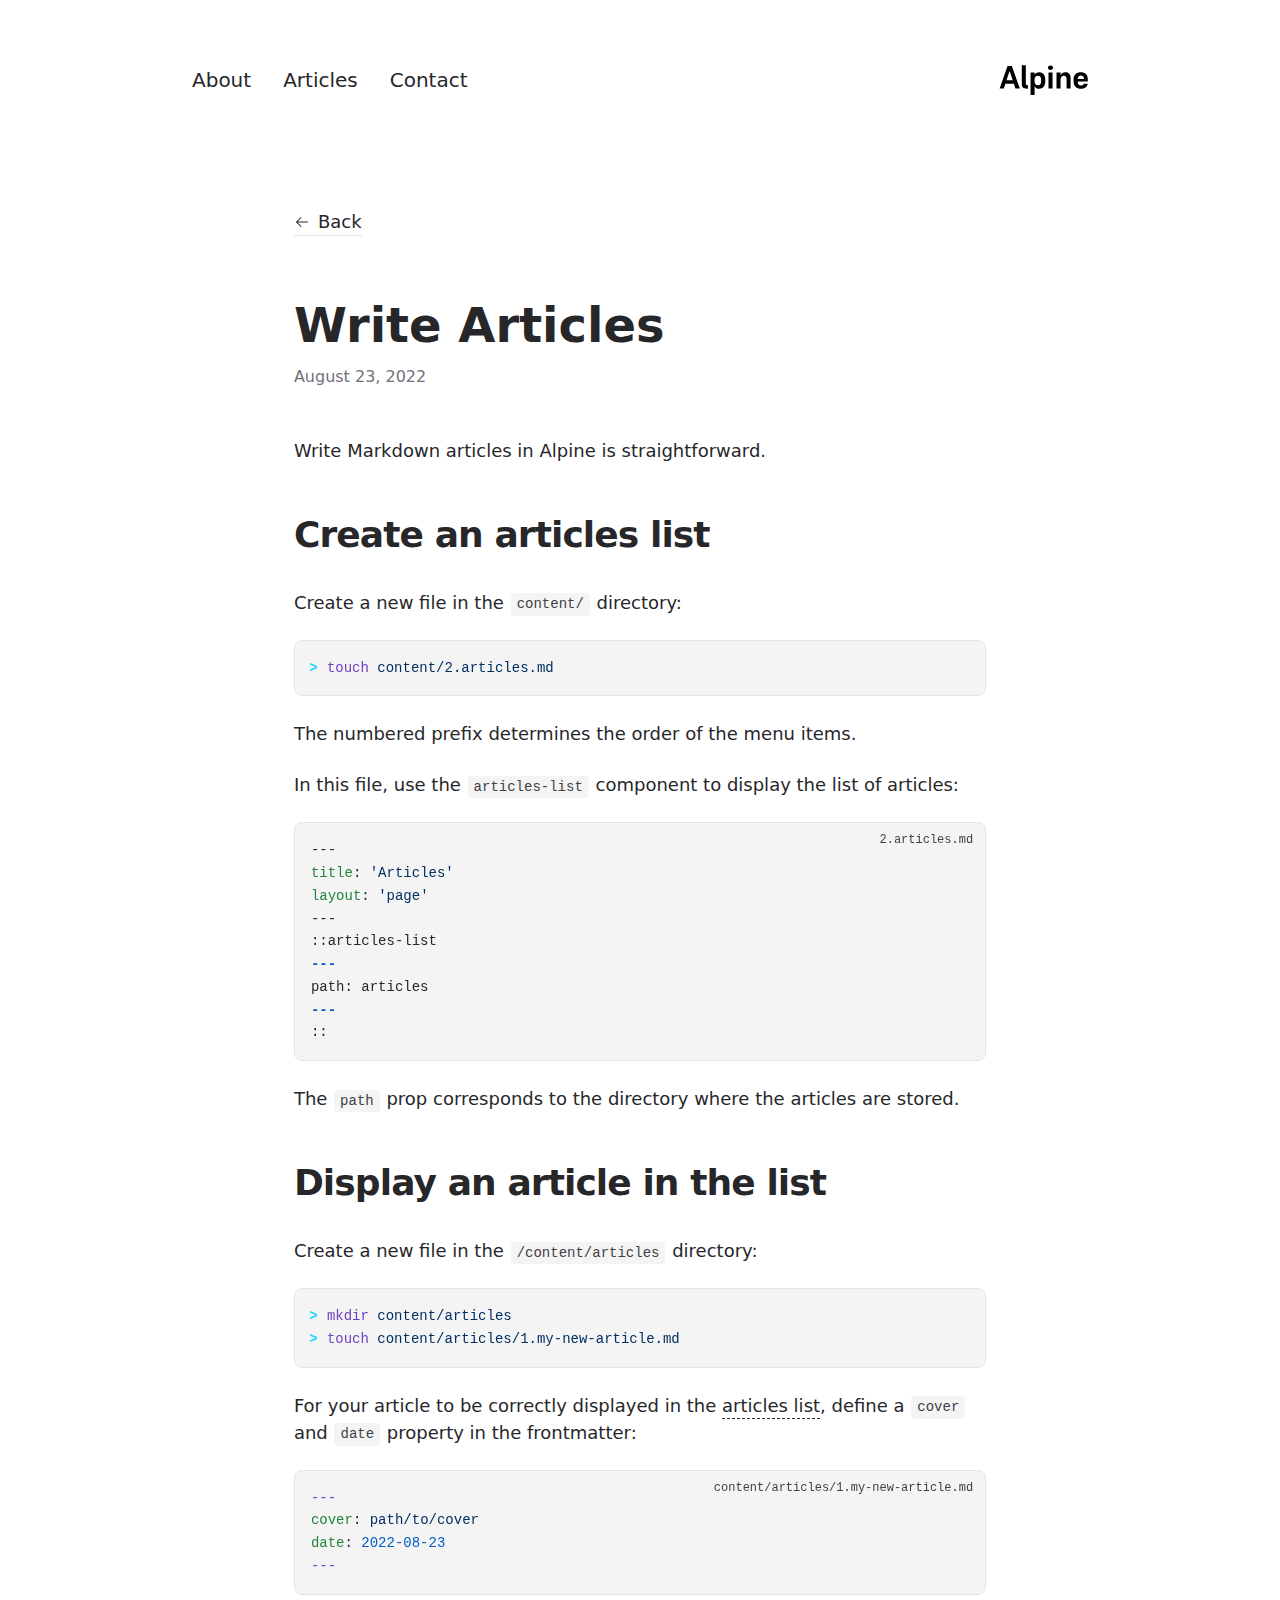
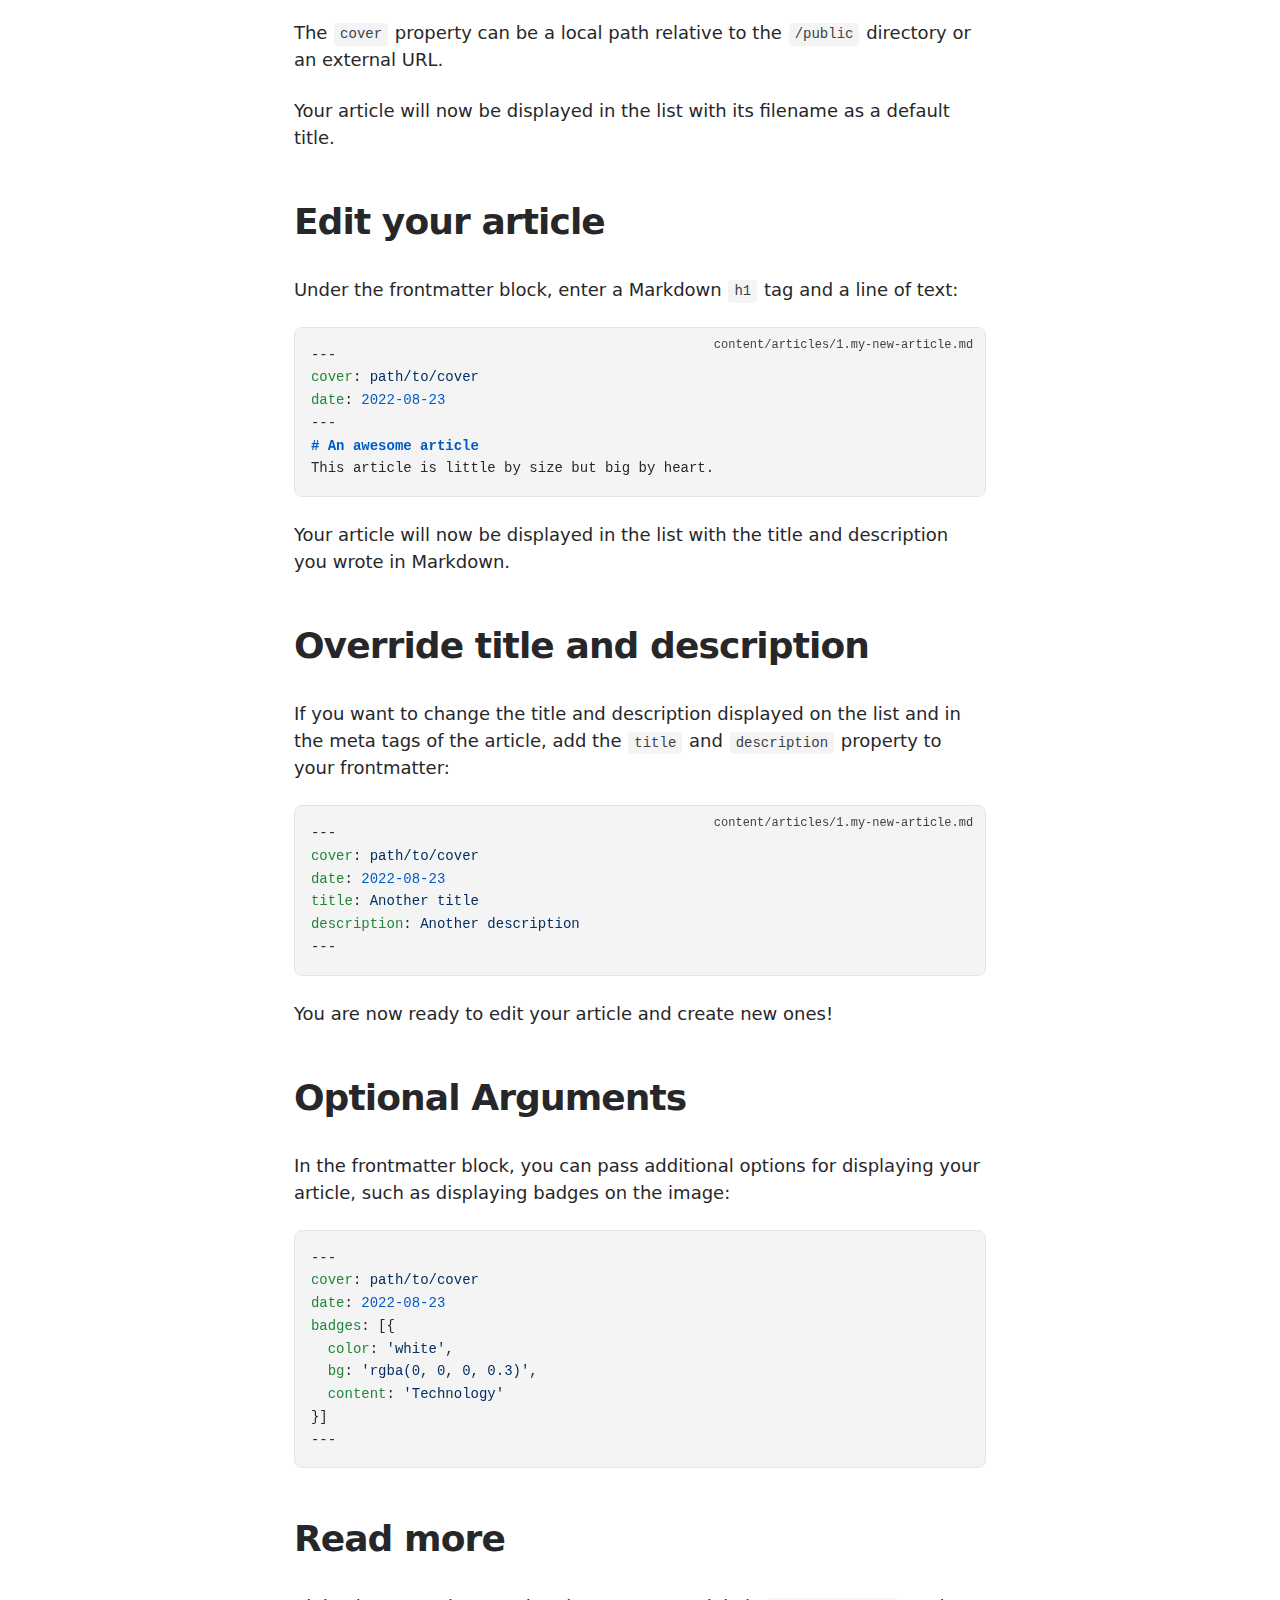
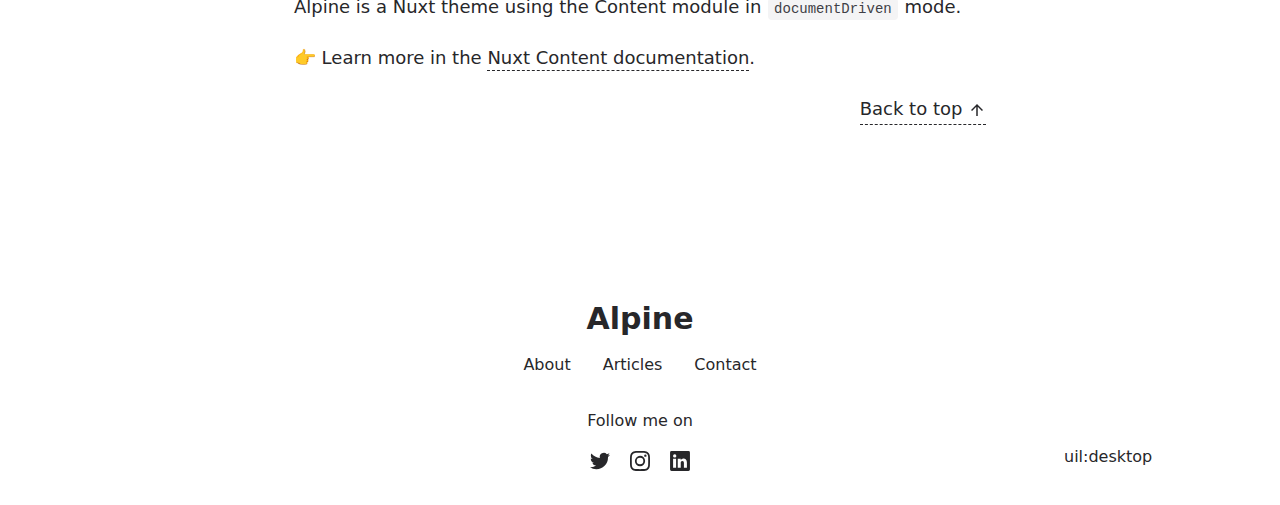
<file: articles/write-articles/index.html>
<!DOCTYPE html><html  lang="en"><head><meta charset="utf-8">
<meta name="viewport" content="width=device-width, initial-scale=1">
<title>Write Articles</title>
<meta name="twitter:card" content="summary_large_image">
<meta property="og:image:width" content="400">
<meta property="og:image:height" content="300">
<meta property="og:image:alt" content="An image showcasing my project.">
<meta property="og:title" content="Write Articles">
<meta name="description" content="Writing Markdown articles in Alpine is straightforward.">
<meta property="og:description" content="Writing Markdown articles in Alpine is straightforward.">
<meta property="og:image" content="/articles/write-articles.webp">
<link rel="preload" as="fetch" crossorigin="anonymous" href="/articles/write-articles/_payload.json">
<link rel="stylesheet" href="/_nuxt/entry.Cf_NfQ_y.css">
<link rel="stylesheet" href="/_nuxt/DocumentDrivenNotFound.rp24EwsG.css">
<link rel="stylesheet" href="/_nuxt/article.DDlxgXvj.css">
<link rel="stylesheet" href="/_nuxt/ProseA.D4RtImXF.css">
<link rel="stylesheet" href="/_nuxt/ProseH1.BwPAspty.css">
<link rel="stylesheet" href="/_nuxt/ProseP.Dp1dLVOK.css">
<link rel="stylesheet" href="/_nuxt/ProseCodeInline.DPyaAaT7.css">
<link rel="stylesheet" href="/_nuxt/ProsePre.CchFRBtv.css">
<link rel="stylesheet" href="/_nuxt/ProseCode.f3kEnX8-.css">
<link rel="stylesheet" href="/_nuxt/ProseH2.CRhFEQGp.css">
<link rel="modulepreload" as="script" crossorigin href="/_nuxt/Cbp4KUza.js">
<link rel="modulepreload" as="script" crossorigin href="/_nuxt/Bfiu02It.js">
<link rel="modulepreload" as="script" crossorigin href="/_nuxt/DjaaEQsI.js">
<link rel="modulepreload" as="script" crossorigin href="/_nuxt/CJn39s2H.js">
<link rel="modulepreload" as="script" crossorigin href="/_nuxt/2GW7vM7a.js">
<link rel="modulepreload" as="script" crossorigin href="/_nuxt/Bd0By9c9.js">
<link rel="modulepreload" as="script" crossorigin href="/_nuxt/UenQTYtL.js">
<link rel="modulepreload" as="script" crossorigin href="/_nuxt/BGLydmtv.js">
<link rel="modulepreload" as="script" crossorigin href="/_nuxt/xPQSu0DS.js">
<link rel="modulepreload" as="script" crossorigin href="/_nuxt/BcWussCh.js">
<link rel="modulepreload" as="script" crossorigin href="/_nuxt/D6tgNLAr.js">
<link rel="modulepreload" as="script" crossorigin href="/_nuxt/DZq3CyLL.js">
<link rel="modulepreload" as="script" crossorigin href="/_nuxt/Co7GbUbW.js">
<link rel="modulepreload" as="script" crossorigin href="/_nuxt/CaSCZvxD.js">
<link rel="modulepreload" as="script" crossorigin href="/_nuxt/B0_B3bNp.js">
<link rel="modulepreload" as="script" crossorigin href="/_nuxt/Dvii4Nhj.js">
<link rel="modulepreload" as="script" crossorigin href="/_nuxt/BwS3sogB.js">
<link rel="prefetch" as="script" crossorigin href="/_nuxt/CDPkr0gj.js">
<link rel="prefetch" as="script" crossorigin href="/_nuxt/Cbp4cWZb.js">
<link rel="prefetch" as="script" crossorigin href="/_nuxt/CnsMfWPi.js">
<link rel="prefetch" as="style" href="/_nuxt/useStudio.DzA-IoZ4.css">
<link rel="prefetch" as="script" crossorigin href="/_nuxt/BK9_cMga.js">
<link rel="prefetch" as="style" href="/_nuxt/error-404.D8uONj7L.css">
<link rel="prefetch" as="script" crossorigin href="/_nuxt/DV5uA322.js">
<link rel="prefetch" as="style" href="/_nuxt/error-500.p7T9h8Pv.css">
<link rel="prefetch" as="script" crossorigin href="/_nuxt/BRan2h3E.js">
<script type="module" src="/_nuxt/Cbp4KUza.js" crossorigin></script><style id="pinceau-runtime-hydratable">@media{.phy[--]{--puid:cOHU_f-v;}.pv-ia8gBG{max-width:var(--elements-container-maxWidth);padding-left:var(--elements-container-padding-mobile);padding-right:var(--elements-container-padding-mobile);}@media (min-width: 475px){.pv-ia8gBG{padding-left:var(--elements-container-padding-xs);padding-right:var(--elements-container-padding-xs);}}@media (min-width: 640px){.pv-ia8gBG{padding-left:var(--elements-container-padding-sm);padding-right:var(--elements-container-padding-sm);}}@media (min-width: 768px){.pv-ia8gBG{padding-left:var(--elements-container-padding-md);padding-right:var(--elements-container-padding-md);}}} </style><style id="pinceau-theme">@media { :root {--pinceau-mq: initial; --alpine-readableLine: 68ch;--alpine-backdrop-backgroundColor: #f4f4f5b3;--prose-code-inline-padding: 0.2rem 0.375rem 0.2rem 0.375rem;--prose-code-block-backdropFilter: contrast(1);--prose-code-block-border-style: solid;--prose-code-block-border-width: 1px;--prose-tbody-tr-borderBottom-style: dashed;--prose-tbody-tr-borderBottom-width: 1px;--prose-th-textAlign: inherit;--prose-thead-borderBottom-style: solid;--prose-thead-borderBottom-width: 1px;--prose-thead-border-style: solid;--prose-thead-border-width: 0px;--prose-table-textAlign: start;--prose-hr-width: 1px;--prose-hr-style: solid;--prose-li-listStylePosition: outside;--prose-ol-li-markerColor: currentColor;--prose-ol-paddingInlineStart: 21px;--prose-ol-listStyleType: decimal;--prose-ul-li-markerColor: currentColor;--prose-ul-paddingInlineStart: 21px;--prose-ul-listStyleType: disc;--prose-blockquote-border-style: solid;--prose-blockquote-border-width: 4px;--prose-blockquote-quotes: '201C' '201D' '2018' '2019';--prose-blockquote-paddingInlineStart: 24px;--prose-a-code-color-hover: currentColor;--prose-a-code-color-static: currentColor;--prose-a-hasCode-borderBottom: none;--prose-a-border-distance: 2px;--prose-a-border-color-hover: currentColor;--prose-a-border-color-static: currentColor;--prose-a-border-style-hover: solid;--prose-a-border-style-static: dashed;--prose-a-border-width: 1px;--prose-a-color-static: inherit;--prose-a-textDecoration: none;--prose-h6-margin: 3rem 0 2rem;--prose-h5-margin: 3rem 0 2rem;--prose-h4-margin: 3rem 0 2rem;--prose-h3-margin: 3rem 0 2rem;--prose-h2-margin: 3rem 0 2rem;--prose-h1-margin: 0 0 2rem;--prose-p-fontSize: 18px;--typography-lead-loose: 2;--typography-lead-relaxed: 1.625;--typography-lead-normal: 1.5;--typography-lead-snug: 1.375;--typography-lead-tight: 1.25;--typography-lead-none: 1;--typography-lead-10: 2.5rem;--typography-lead-9: 2.25rem;--typography-lead-8: 2rem;--typography-lead-7: 1.75rem;--typography-lead-6: 1.5rem;--typography-lead-5: 1.25rem;--typography-lead-4: 1rem;--typography-lead-3: .75rem;--typography-lead-2: .5rem;--typography-lead-1: .025rem;--typography-fontWeight-black: 900;--typography-fontWeight-extrabold: 800;--typography-fontWeight-bold: 700;--typography-fontWeight-semibold: 600;--typography-fontWeight-medium: 500;--typography-fontWeight-normal: 400;--typography-fontWeight-light: 300;--typography-fontWeight-extralight: 200;--typography-fontWeight-thin: 100;--typography-fontSize-9xl: 128px;--typography-fontSize-8xl: 96px;--typography-fontSize-7xl: 72px;--typography-fontSize-6xl: 60px;--typography-fontSize-5xl: 48px;--typography-fontSize-4xl: 36px;--typography-fontSize-3xl: 30px;--typography-fontSize-2xl: 24px;--typography-fontSize-xl: 20px;--typography-fontSize-lg: 18px;--typography-fontSize-base: 16px;--typography-fontSize-sm: 14px;--typography-fontSize-xs: 12px;--typography-letterSpacing-wide: 0.025em;--typography-letterSpacing-tight: -0.025em;--typography-verticalMargin-base: 24px;--typography-verticalMargin-sm: 16px;--elements-border-secondary-hover: [object Object];--elements-backdrop-background: #fffc;--elements-backdrop-filter: saturate(200%) blur(20px);--elements-container-maxWidth: 64rem;--lead-loose: 2;--lead-relaxed: 1.625;--lead-normal: 1.5;--lead-snug: 1.375;--lead-tight: 1.25;--lead-none: 1;--lead-10: 2.5rem;--lead-9: 2.25rem;--lead-8: 2rem;--lead-7: 1.75rem;--lead-6: 1.5rem;--lead-5: 1.25rem;--lead-4: 1rem;--lead-3: .75rem;--lead-2: .5rem;--lead-1: .025rem;--letterSpacing-widest: 0.1em;--letterSpacing-wider: 0.05em;--letterSpacing-wide: 0.025em;--letterSpacing-normal: 0em;--letterSpacing-tight: -0.025em;--letterSpacing-tighter: -0.05em;--fontSize-9xl: 8rem;--fontSize-8xl: 6rem;--fontSize-7xl: 4.5rem;--fontSize-6xl: 3.75rem;--fontSize-5xl: 3rem;--fontSize-4xl: 2.25rem;--fontSize-3xl: 1.875rem;--fontSize-2xl: 1.5rem;--fontSize-xl: 1.25rem;--fontSize-lg: 1.125rem;--fontSize-base: 1rem;--fontSize-sm: 0.875rem;--fontSize-xs: 0.75rem;--fontWeight-black: 900;--fontWeight-extrabold: 800;--fontWeight-bold: 700;--fontWeight-semibold: 600;--fontWeight-medium: 500;--fontWeight-normal: 400;--fontWeight-light: 300;--fontWeight-extralight: 200;--fontWeight-thin: 100;--font-mono: ui-monospace, SFMono-Regular, Menlo, Monaco, Consolas, Liberation Mono, Courier New, monospace;--font-serif: ui-serif, Georgia, Cambria, Times New Roman, Times, serif;--font-sans: ui-sans-serif, system-ui, -apple-system, BlinkMacSystemFont, Segoe UI, Roboto, Helvetica Neue, Arial, Noto Sans, sans-serif, Apple Color Emoji, Segoe UI Emoji, Segoe UI Symbol, Noto Color Emoji;--opacity-total: 1;--opacity-high: 0.8;--opacity-medium: 0.5;--opacity-soft: 0.3;--opacity-light: 0.15;--opacity-bright: 0.1;--opacity-noOpacity: 0;--borderWidth-lg: 3px;--borderWidth-md: 2px;--borderWidth-sm: 1px;--borderWidth-noBorder: 0;--space-rem-875: 0.875rem;--space-rem-625: 0.625rem;--space-rem-375: 0.375rem;--space-rem-125: 0.125rem;--space-px: 1px;--space-128: 32rem;--space-96: 24rem;--space-80: 20rem;--space-72: 18rem;--space-64: 16rem;--space-60: 15rem;--space-56: 14rem;--space-52: 13rem;--space-48: 12rem;--space-44: 11rem;--space-40: 10rem;--space-36: 9rem;--space-32: 8rem;--space-28: 7rem;--space-24: 6rem;--space-20: 5rem;--space-16: 4rem;--space-14: 3.5rem;--space-12: 3rem;--space-11: 2.75rem;--space-10: 2.5rem;--space-9: 2.25rem;--space-8: 2rem;--space-7: 1.75rem;--space-6: 1.5rem;--space-5: 1.25rem;--space-4: 1rem;--space-3: 0.75rem;--space-2: 0.5rem;--space-1: 0.25rem;--space-0: 0px;--size-full: 100%;--size-7xl: 80rem;--size-6xl: 72rem;--size-5xl: 64rem;--size-4xl: 56rem;--size-3xl: 48rem;--size-2xl: 42rem;--size-xl: 36rem;--size-lg: 32rem;--size-md: 28rem;--size-sm: 24rem;--size-xs: 20rem;--size-200: 200px;--size-104: 104px;--size-80: 80px;--size-64: 64px;--size-56: 56px;--size-48: 48px;--size-40: 40px;--size-32: 32px;--size-24: 24px;--size-20: 20px;--size-16: 16px;--size-12: 12px;--size-8: 8px;--size-6: 6px;--size-4: 4px;--size-2: 2px;--size-0: 0px;--radii-full: 9999px;--radii-3xl: 1.75rem;--radii-2xl: 1.5rem;--radii-xl: 1rem;--radii-lg: 0.75rem;--radii-md: 0.5rem;--radii-sm: 0.375rem;--radii-xs: 0.25rem;--radii-2xs: 0.125rem;--radii-none: 0px;--shadow-none: 0px 0px 0px 0px transparent;--shadow-lg: 0px 10px 15px -3px #000000, 0px 4px 6px -4px #000000;--shadow-md: 0px 4px 6px -1px #000000, 0px 2px 4px -2px #000000;--shadow-sm: 0px 1px 3px 0px #000000, 0px 1px 2px -1px #000000;--shadow-xs: 0px 1px 2px 0px #000000;--height-screen: 100vh;--width-screen: 100vw;--color-primary-900: #002e38;--color-primary-800: #005c70;--color-primary-700: #008aa9;--color-primary-600: #00b9e1;--color-primary-500: #1ad6ff;--color-primary-400: #40ddff;--color-primary-300: #66e4ff;--color-primary-200: #8deaff;--color-primary-100: #b3f1ff;--color-primary-50: #d9f8ff;--color-ruby-900: #380011;--color-ruby-800: #700021;--color-ruby-700: #a90032;--color-ruby-600: #e10043;--color-ruby-500: #ff1a5e;--color-ruby-400: #ff4079;--color-ruby-300: #ff6694;--color-ruby-200: #ff8dae;--color-ruby-100: #ffb3c9;--color-ruby-50: #ffd9e4;--color-pink-900: #380025;--color-pink-800: #70004b;--color-pink-700: #a90070;--color-pink-600: #e10095;--color-pink-500: #ff1ab2;--color-pink-400: #ff40bf;--color-pink-300: #ff66cc;--color-pink-200: #ff8dd8;--color-pink-100: #ffb3e5;--color-pink-50: #ffd9f2;--color-purple-900: #190038;--color-purple-800: #330070;--color-purple-700: #4c00a9;--color-purple-600: #6500e1;--color-purple-500: #811aff;--color-purple-400: #9640ff;--color-purple-300: #ab66ff;--color-purple-200: #c08dff;--color-purple-100: #d5b3ff;--color-purple-50: #ead9ff;--color-royalblue-900: #0b0531;--color-royalblue-800: #160a62;--color-royalblue-700: #211093;--color-royalblue-600: #2c15c4;--color-royalblue-500: #4127e8;--color-royalblue-400: #614bec;--color-royalblue-300: #806ff0;--color-royalblue-200: #a093f3;--color-royalblue-100: #c0b7f7;--color-royalblue-50: #dfdbfb;--color-indigoblue-900: #001238;--color-indigoblue-800: #002370;--color-indigoblue-700: #0035a9;--color-indigoblue-600: #0047e1;--color-indigoblue-500: #1a62ff;--color-indigoblue-400: #407cff;--color-indigoblue-300: #6696ff;--color-indigoblue-200: #8db0ff;--color-indigoblue-100: #b3cbff;--color-indigoblue-50: #d9e5ff;--color-blue-900: #002438;--color-blue-800: #004870;--color-blue-700: #006ca9;--color-blue-600: #0090e1;--color-blue-500: #1aadff;--color-blue-400: #40bbff;--color-blue-300: #66c8ff;--color-blue-200: #8dd6ff;--color-blue-100: #b3e4ff;--color-blue-50: #d9f1ff;--color-lightblue-900: #002e38;--color-lightblue-800: #005c70;--color-lightblue-700: #008aa9;--color-lightblue-600: #00b9e1;--color-lightblue-500: #1ad6ff;--color-lightblue-400: #40ddff;--color-lightblue-300: #66e4ff;--color-lightblue-200: #8deaff;--color-lightblue-100: #b3f1ff;--color-lightblue-50: #d9f8ff;--color-teal-900: #062a28;--color-teal-800: #0b544f;--color-teal-700: #117d77;--color-teal-600: #16a79e;--color-teal-500: #1cd1c6;--color-teal-400: #36e4da;--color-teal-300: #5fe9e1;--color-teal-200: #87efe9;--color-teal-100: #aff4f0;--color-teal-50: #d7faf8;--color-pear-900: #2a2b09;--color-pear-800: #545512;--color-pear-700: #7e801b;--color-pear-600: #a8aa24;--color-pear-500: #d0d32f;--color-pear-400: #d8da52;--color-pear-300: #e0e274;--color-pear-200: #e8e997;--color-pear-100: #eff0ba;--color-pear-50: #f7f8dc;--color-red-900: #380300;--color-red-800: #700700;--color-red-700: #a90a00;--color-red-600: #e10e00;--color-red-500: #ff281a;--color-red-400: #ff4c40;--color-red-300: #ff7066;--color-red-200: #ff948d;--color-red-100: #ffb7b3;--color-red-50: #ffdbd9;--color-orange-900: #381800;--color-orange-800: #702f00;--color-orange-700: #a94700;--color-orange-600: #e15e00;--color-orange-500: #ff7a1a;--color-orange-400: #ff9040;--color-orange-300: #ffa666;--color-orange-200: #ffbd8d;--color-orange-100: #ffd3b3;--color-orange-50: #ffe9d9;--color-yellow-900: #362b03;--color-yellow-800: #6d5605;--color-yellow-700: #a38108;--color-yellow-600: #daac0a;--color-yellow-500: #f5c828;--color-yellow-400: #f7d14c;--color-yellow-300: #f8da70;--color-yellow-200: #fae393;--color-yellow-100: #fcedb7;--color-yellow-50: #fdf6db;--color-green-900: #003f25;--color-green-800: #005e38;--color-green-700: #007e4a;--color-green-600: #009d5d;--color-green-500: #00bd6f;--color-green-400: #00dc82;--color-green-300: #30ffaa;--color-green-200: #83ffcc;--color-green-100: #acffdd;--color-green-50: #d6ffee;--color-gray-900: #18181B;--color-gray-800: #27272A;--color-gray-700: #3f3f46;--color-gray-600: #52525B;--color-gray-500: #71717A;--color-gray-400: #a1a1aa;--color-gray-300: #D4d4d8;--color-gray-200: #e4e4e7;--color-gray-100: #f4f4f5;--color-gray-50: #fafafa;--color-black: #0c0c0d;--color-white: #FFFFFF;--media-portrait: only screen and (orientation: portrait);--media-landscape: only screen and (orientation: landscape);--media-rm: (prefers-reduced-motion: reduce);--media-2xl: (min-width: 1536px);--media-xl: (min-width: 1280px);--media-lg: (min-width: 1024px);--media-md: (min-width: 768px);--media-sm: (min-width: 640px);--media-xs: (min-width: 475px);--alpine-body-color: var(--color-gray-800);--alpine-body-backgroundColor: var(--color-white);--prose-code-inline-fontWeight: var(--typography-fontWeight-normal);--prose-code-inline-fontSize: var(--typography-fontSize-sm);--prose-code-inline-borderRadius: var(--radii-xs);--prose-code-block-pre-padding: var(--typography-verticalMargin-sm);--prose-code-block-margin: var(--typography-verticalMargin-base) 0;--prose-code-block-fontSize: var(--typography-fontSize-sm);--prose-tbody-code-inline-fontSize: var(--typography-fontSize-sm);--prose-tbody-td-padding: var(--typography-verticalMargin-sm);--prose-th-fontWeight: var(--typography-fontWeight-semibold);--prose-th-padding: 0 var(--typography-verticalMargin-sm) var(--typography-verticalMargin-sm) var(--typography-verticalMargin-sm);--prose-table-lineHeight: var(--typography-lead-6);--prose-table-fontSize: var(--typography-fontSize-sm);--prose-table-margin: var(--typography-verticalMargin-base) 0;--prose-hr-margin: var(--typography-verticalMargin-base) 0;--prose-li-margin: var(--typography-verticalMargin-sm) 0;--prose-ol-margin: var(--typography-verticalMargin-base) 0;--prose-ul-margin: var(--typography-verticalMargin-base) 0;--prose-blockquote-margin: var(--typography-verticalMargin-base) 0;--prose-a-code-border-style: var(--prose-a-border-style-static);--prose-a-code-border-width: var(--prose-a-border-width);--prose-a-fontWeight: var(--typography-fontWeight-medium);--prose-img-margin: var(--typography-verticalMargin-base) 0;--prose-strong-fontWeight: var(--typography-fontWeight-semibold);--prose-h6-iconSize: var(--typography-fontSize-base);--prose-h6-fontWeight: var(--typography-fontWeight-semibold);--prose-h6-lineHeight: var(--typography-lead-normal);--prose-h6-fontSize: var(--typography-fontSize-lg);--prose-h5-iconSize: var(--typography-fontSize-lg);--prose-h5-fontWeight: var(--typography-fontWeight-semibold);--prose-h5-lineHeight: var(--typography-lead-snug);--prose-h5-fontSize: var(--typography-fontSize-xl);--prose-h4-iconSize: var(--typography-fontSize-lg);--prose-h4-letterSpacing: var(--typography-letterSpacing-tight);--prose-h4-fontWeight: var(--typography-fontWeight-semibold);--prose-h4-lineHeight: var(--typography-lead-snug);--prose-h4-fontSize: var(--typography-fontSize-2xl);--prose-h3-iconSize: var(--typography-fontSize-xl);--prose-h3-letterSpacing: var(--typography-letterSpacing-tight);--prose-h3-fontWeight: var(--typography-fontWeight-semibold);--prose-h3-lineHeight: var(--typography-lead-snug);--prose-h3-fontSize: var(--typography-fontSize-3xl);--prose-h2-iconSize: var(--typography-fontSize-2xl);--prose-h2-letterSpacing: var(--typography-letterSpacing-tight);--prose-h2-fontWeight: var(--typography-fontWeight-semibold);--prose-h2-lineHeight: var(--typography-lead-tight);--prose-h2-fontSize: var(--typography-fontSize-4xl);--prose-h1-iconSize: var(--typography-fontSize-3xl);--prose-h1-letterSpacing: var(--typography-letterSpacing-tight);--prose-h1-fontWeight: var(--typography-fontWeight-bold);--prose-h1-lineHeight: var(--typography-lead-tight);--prose-h1-fontSize: var(--typography-fontSize-5xl);--prose-p-br-margin: var(--typography-verticalMargin-base) 0 0 0;--prose-p-margin: var(--typography-verticalMargin-base) 0;--prose-p-lineHeight: var(--typography-lead-normal);--typography-color-primary-900: var(--color-primary-900);--typography-color-primary-800: var(--color-primary-800);--typography-color-primary-700: var(--color-primary-700);--typography-color-primary-600: var(--color-primary-600);--typography-color-primary-500: var(--color-primary-500);--typography-color-primary-400: var(--color-primary-400);--typography-color-primary-300: var(--color-primary-300);--typography-color-primary-200: var(--color-primary-200);--typography-color-primary-100: var(--color-primary-100);--typography-color-primary-50: var(--color-primary-50);--typography-font-code: var(--font-mono);--typography-font-body: var(--font-sans);--typography-font-display: var(--font-sans);--typography-body-backgroundColor: var(--color-white);--typography-body-color: var(--color-black);--elements-state-danger-borderColor-secondary: var(--color-red-200);--elements-state-danger-borderColor-primary: var(--color-red-100);--elements-state-danger-backgroundColor-secondary: var(--color-red-100);--elements-state-danger-backgroundColor-primary: var(--color-red-50);--elements-state-danger-color-secondary: var(--color-red-600);--elements-state-danger-color-primary: var(--color-red-500);--elements-state-warning-borderColor-secondary: var(--color-yellow-200);--elements-state-warning-borderColor-primary: var(--color-yellow-100);--elements-state-warning-backgroundColor-secondary: var(--color-yellow-100);--elements-state-warning-backgroundColor-primary: var(--color-yellow-50);--elements-state-warning-color-secondary: var(--color-yellow-700);--elements-state-warning-color-primary: var(--color-yellow-600);--elements-state-success-borderColor-secondary: var(--color-green-200);--elements-state-success-borderColor-primary: var(--color-green-100);--elements-state-success-backgroundColor-secondary: var(--color-green-100);--elements-state-success-backgroundColor-primary: var(--color-green-50);--elements-state-success-color-secondary: var(--color-green-600);--elements-state-success-color-primary: var(--color-green-500);--elements-state-info-borderColor-secondary: var(--color-blue-200);--elements-state-info-borderColor-primary: var(--color-blue-100);--elements-state-info-backgroundColor-secondary: var(--color-blue-100);--elements-state-info-backgroundColor-primary: var(--color-blue-50);--elements-state-info-color-secondary: var(--color-blue-600);--elements-state-info-color-primary: var(--color-blue-500);--elements-state-primary-borderColor-secondary: var(--color-primary-200);--elements-state-primary-borderColor-primary: var(--color-primary-100);--elements-state-primary-backgroundColor-secondary: var(--color-primary-100);--elements-state-primary-backgroundColor-primary: var(--color-primary-50);--elements-state-primary-color-secondary: var(--color-primary-700);--elements-state-primary-color-primary: var(--color-primary-600);--elements-surface-secondary-backgroundColor: var(--color-gray-200);--elements-surface-primary-backgroundColor: var(--color-gray-100);--elements-surface-background-base: var(--color-gray-100);--elements-border-secondary-static: var(--color-gray-200);--elements-border-primary-hover: var(--color-gray-200);--elements-border-primary-static: var(--color-gray-100);--elements-container-padding-md: var(--space-16);--elements-container-padding-sm: var(--space-12);--elements-container-padding-xs: var(--space-8);--elements-container-padding-mobile: var(--space-6);--elements-text-secondary-color-hover: var(--color-gray-700);--elements-text-secondary-color-static: var(--color-gray-500);--elements-text-primary-color-static: var(--color-gray-900);--text-6xl-lineHeight: var(--lead-none);--text-6xl-fontSize: var(--fontSize-6xl);--text-5xl-lineHeight: var(--lead-none);--text-5xl-fontSize: var(--fontSize-5xl);--text-4xl-lineHeight: var(--lead-10);--text-4xl-fontSize: var(--fontSize-4xl);--text-3xl-lineHeight: var(--lead-9);--text-3xl-fontSize: var(--fontSize-3xl);--text-2xl-lineHeight: var(--lead-8);--text-2xl-fontSize: var(--fontSize-2xl);--text-xl-lineHeight: var(--lead-7);--text-xl-fontSize: var(--fontSize-xl);--text-lg-lineHeight: var(--lead-7);--text-lg-fontSize: var(--fontSize-lg);--text-base-lineHeight: var(--lead-6);--text-base-fontSize: var(--fontSize-base);--text-sm-lineHeight: var(--lead-5);--text-sm-fontSize: var(--fontSize-sm);--text-xs-lineHeight: var(--lead-4);--text-xs-fontSize: var(--fontSize-xs);--shadow-2xl: 0px 25px 50px -12px var(--color-gray-900);--shadow-xl: 0px 20px 25px -5px var(--color-gray-400), 0px 8px 10px -6px #000000;--color-secondary-900: var(--color-gray-900);--color-secondary-800: var(--color-gray-800);--color-secondary-700: var(--color-gray-700);--color-secondary-600: var(--color-gray-600);--color-secondary-500: var(--color-gray-500);--color-secondary-400: var(--color-gray-400);--color-secondary-300: var(--color-gray-300);--color-secondary-200: var(--color-gray-200);--color-secondary-100: var(--color-gray-100);--color-secondary-50: var(--color-gray-50);--prose-a-code-background-hover: var(--typography-color-primary-50);--prose-a-code-border-color-hover: var(--typography-color-primary-500);--prose-a-color-hover: var(--typography-color-primary-500);--typography-color-secondary-900: var(--color-secondary-900);--typography-color-secondary-800: var(--color-secondary-800);--typography-color-secondary-700: var(--color-secondary-700);--typography-color-secondary-600: var(--color-secondary-600);--typography-color-secondary-500: var(--color-secondary-500);--typography-color-secondary-400: var(--color-secondary-400);--typography-color-secondary-300: var(--color-secondary-300);--typography-color-secondary-200: var(--color-secondary-200);--typography-color-secondary-100: var(--color-secondary-100);--typography-color-secondary-50: var(--color-secondary-50);--prose-code-inline-backgroundColor: var(--typography-color-secondary-100);--prose-code-inline-color: var(--typography-color-secondary-700);--prose-code-block-backgroundColor: var(--typography-color-secondary-100);--prose-code-block-color: var(--typography-color-secondary-700);--prose-code-block-border-color: var(--typography-color-secondary-200);--prose-tbody-tr-borderBottom-color: var(--typography-color-secondary-200);--prose-th-color: var(--typography-color-secondary-600);--prose-thead-borderBottom-color: var(--typography-color-secondary-200);--prose-thead-border-color: var(--typography-color-secondary-300);--prose-hr-color: var(--typography-color-secondary-200);--prose-blockquote-border-color: var(--typography-color-secondary-200);--prose-blockquote-color: var(--typography-color-secondary-500);--prose-a-code-border-color-static: var(--typography-color-secondary-400); } }@media { :root.dark {--pinceau-mq: dark; --alpine-backdrop-backgroundColor: #18181bb3;--prose-code-block-backdropFilter: contrast(1);--prose-ol-li-markerColor: currentColor;--prose-ul-li-markerColor: currentColor;--prose-a-code-color-hover: currentColor;--prose-a-code-color-static: currentColor;--prose-a-border-color-hover: currentColor;--prose-a-border-color-static: currentColor;--prose-a-color-static: inherit;--elements-backdrop-background: #0c0d0ccc;--alpine-body-color: var(--color-gray-200);--alpine-body-backgroundColor: var(--color-black);--typography-body-backgroundColor: var(--color-black);--typography-body-color: var(--color-white);--elements-state-danger-borderColor-secondary: var(--color-red-700);--elements-state-danger-borderColor-primary: var(--color-red-800);--elements-state-danger-backgroundColor-secondary: var(--color-red-800);--elements-state-danger-backgroundColor-primary: var(--color-red-900);--elements-state-danger-color-secondary: var(--color-red-200);--elements-state-danger-color-primary: var(--color-red-300);--elements-state-warning-borderColor-secondary: var(--color-yellow-700);--elements-state-warning-borderColor-primary: var(--color-yellow-800);--elements-state-warning-backgroundColor-secondary: var(--color-yellow-800);--elements-state-warning-backgroundColor-primary: var(--color-yellow-900);--elements-state-warning-color-secondary: var(--color-yellow-200);--elements-state-warning-color-primary: var(--color-yellow-400);--elements-state-success-borderColor-secondary: var(--color-green-700);--elements-state-success-borderColor-primary: var(--color-green-800);--elements-state-success-backgroundColor-secondary: var(--color-green-800);--elements-state-success-backgroundColor-primary: var(--color-green-900);--elements-state-success-color-secondary: var(--color-green-200);--elements-state-success-color-primary: var(--color-green-400);--elements-state-info-borderColor-secondary: var(--color-blue-700);--elements-state-info-borderColor-primary: var(--color-blue-800);--elements-state-info-backgroundColor-secondary: var(--color-blue-800);--elements-state-info-backgroundColor-primary: var(--color-blue-900);--elements-state-info-color-secondary: var(--color-blue-200);--elements-state-info-color-primary: var(--color-blue-400);--elements-state-primary-borderColor-secondary: var(--color-primary-700);--elements-state-primary-borderColor-primary: var(--color-primary-800);--elements-state-primary-backgroundColor-secondary: var(--color-primary-800);--elements-state-primary-backgroundColor-primary: var(--color-primary-900);--elements-state-primary-color-secondary: var(--color-primary-200);--elements-state-primary-color-primary: var(--color-primary-400);--elements-surface-secondary-backgroundColor: var(--color-gray-800);--elements-surface-primary-backgroundColor: var(--color-gray-900);--elements-surface-background-base: var(--color-gray-900);--elements-border-secondary-static: var(--color-gray-800);--elements-border-primary-hover: var(--color-gray-800);--elements-border-primary-static: var(--color-gray-900);--elements-text-secondary-color-hover: var(--color-gray-200);--elements-text-secondary-color-static: var(--color-gray-400);--elements-text-primary-color-static: var(--color-gray-50);--prose-a-code-background-hover: var(--typography-color-primary-900);--prose-a-code-border-color-hover: var(--typography-color-primary-600);--prose-a-color-hover: var(--typography-color-primary-400);--prose-code-inline-backgroundColor: var(--typography-color-secondary-800);--prose-code-inline-color: var(--typography-color-secondary-200);--prose-code-block-backgroundColor: var(--typography-color-secondary-900);--prose-code-block-color: var(--typography-color-secondary-200);--prose-code-block-border-color: var(--typography-color-secondary-800);--prose-tbody-tr-borderBottom-color: var(--typography-color-secondary-800);--prose-th-color: var(--typography-color-secondary-400);--prose-thead-borderBottom-color: var(--typography-color-secondary-800);--prose-thead-border-color: var(--typography-color-secondary-600);--prose-hr-color: var(--typography-color-secondary-800);--prose-blockquote-border-color: var(--typography-color-secondary-700);--prose-blockquote-color: var(--typography-color-secondary-400);--prose-a-code-border-color-static: var(--typography-color-secondary-600); } }</style><script>"use strict";(()=>{const a=window,e=document.documentElement,c=window.localStorage,d=["dark","light"],n=c&&c.getItem&&c.getItem("nuxt-color-mode")||"system";let l=n==="system"?f():n;const i=e.getAttribute("data-color-mode-forced");i&&(l=i),r(l),a["__NUXT_COLOR_MODE__"]={preference:n,value:l,getColorScheme:f,addColorScheme:r,removeColorScheme:u};function r(o){const t=""+o+"",s="";e.classList?e.classList.add(t):e.className+=" "+t,s&&e.setAttribute("data-"+s,o)}function u(o){const t=""+o+"",s="";e.classList?e.classList.remove(t):e.className=e.className.replace(new RegExp(t,"g"),""),s&&e.removeAttribute("data-"+s)}function m(o){return a.matchMedia("(prefers-color-scheme"+o+")")}function f(){if(a.matchMedia&&m("").media!=="not all"){for(const o of d)if(m(":"+o).matches)return o}return"light"}})();
</script></head><body><div id="__nuxt"><div class="container pv-ia8gBG pc-cOHU_f app-layout" data-v-92754a60 data-v-aa14d472><!--[--><div class="nuxt-progress" style="width:0%;height:3px;opacity:0;background-size:Infinity% auto;" data-v-92754a60></div><header class="right" data-v-92754a60 data-v-d0bc1945><div class="menu" data-v-d0bc1945><button aria-label="Navigation Menu" data-v-d0bc1945><svg width="24" height="24" viewBox="0 0 68 68" fill="currentColor" xmlns="http://www.w3.org/2000/svg" data-v-d0bc1945><path d="M8 34C8 32.1362 8 31.2044 8.30448 30.4693C8.71046 29.4892 9.48915 28.7105 10.4693 28.3045C11.2044 28 12.1362 28 14 28C15.8638 28 16.7956 28 17.5307 28.3045C18.5108 28.7105 19.2895 29.4892 19.6955 30.4693C20 31.2044 20 32.1362 20 34C20 35.8638 20 36.7956 19.6955 37.5307C19.2895 38.5108 18.5108 39.2895 17.5307 39.6955C16.7956 40 15.8638 40 14 40C12.1362 40 11.2044 40 10.4693 39.6955C9.48915 39.2895 8.71046 38.5108 8.30448 37.5307C8 36.7956 8 35.8638 8 34Z" data-v-d0bc1945></path><path d="M28 34C28 32.1362 28 31.2044 28.3045 30.4693C28.7105 29.4892 29.4892 28.7105 30.4693 28.3045C31.2044 28 32.1362 28 34 28C35.8638 28 36.7956 28 37.5307 28.3045C38.5108 28.7105 39.2895 29.4892 39.6955 30.4693C40 31.2044 40 32.1362 40 34C40 35.8638 40 36.7956 39.6955 37.5307C39.2895 38.5108 38.5108 39.2895 37.5307 39.6955C36.7956 40 35.8638 40 34 40C32.1362 40 31.2044 40 30.4693 39.6955C29.4892 39.2895 28.7105 38.5108 28.3045 37.5307C28 36.7956 28 35.8638 28 34Z" data-v-d0bc1945></path><path d="M48 34C48 32.1362 48 31.2044 48.3045 30.4693C48.7105 29.4892 49.4892 28.7105 50.4693 28.3045C51.2044 28 52.1362 28 54 28C55.8638 28 56.7956 28 57.5307 28.3045C58.5108 28.7105 59.2895 29.4892 59.6955 30.4693C60 31.2044 60 32.1362 60 34C60 35.8638 60 36.7956 59.6955 37.5307C59.2895 38.5108 58.5108 39.2895 57.5307 39.6955C56.7956 40 55.8638 40 54 40C52.1362 40 51.2044 40 50.4693 39.6955C49.4892 39.2895 48.7105 38.5108 48.3045 37.5307C48 36.7956 48 35.8638 48 34Z" data-v-d0bc1945></path></svg></button></div><div class="overlay" data-v-d0bc1945><nav data-v-d0bc1945 data-v-123d1faa><ul data-v-123d1faa><!--[--><li data-v-123d1faa><a href="/" class="" data-v-123d1faa><span class="underline-fx" data-v-123d1faa></span> About</a></li><li data-v-123d1faa><a href="/articles" class="" data-v-123d1faa><span class="underline-fx" data-v-123d1faa></span> Articles</a></li><li data-v-123d1faa><a href="/contact" class="" data-v-123d1faa><span class="underline-fx" data-v-123d1faa></span> Contact</a></li><!--]--></ul></nav></div><div class="logo" data-v-d0bc1945><a href="/" class="" data-v-d0bc1945><img src="/logo-dark.svg" class="dark-img" alt="alpine" width="89" height="31" data-v-d0bc1945><img src="/logo.svg" class="light-img" alt="alpine" width="89" height="31" data-v-d0bc1945></a></div><div class="main-nav" data-v-d0bc1945><nav data-v-d0bc1945 data-v-123d1faa><ul data-v-123d1faa><!--[--><li data-v-123d1faa><a href="/" class="" data-v-123d1faa><span class="underline-fx" data-v-123d1faa></span> About</a></li><li data-v-123d1faa><a href="/articles" class="" data-v-123d1faa><span class="underline-fx" data-v-123d1faa></span> Articles</a></li><li data-v-123d1faa><a href="/contact" class="" data-v-123d1faa><span class="underline-fx" data-v-123d1faa></span> Contact</a></li><!--]--></ul></nav></div></header><!--[--><div class="document-driven-page"><article data-v-aedb0a41><a href="/articles" class="back" data-v-aedb0a41><svg xmlns="http://www.w3.org/2000/svg" xmlns:xlink="http://www.w3.org/1999/xlink" aria-hidden="true" role="img" class="icon" data-v-aedb0a41 style="" width="1em" height="1em" viewBox="0 0 256 256" data-v-bcfe47ef><path fill="currentColor" d="M224 128a8 8 0 0 1-8 8H59.31l58.35 58.34a8 8 0 0 1-11.32 11.32l-72-72a8 8 0 0 1 0-11.32l72-72a8 8 0 0 1 11.32 11.32L59.31 120H216a8 8 0 0 1 8 8"/></svg><span data-v-aedb0a41> Back </span></a><header data-v-aedb0a41><h1 class="title" data-v-aedb0a41>Write Articles</h1><time datetime="2022-08-23T00:00:00.000Z" data-v-aedb0a41>August 23, 2022</time></header><div class="prose" data-v-aedb0a41><!--[--><div><h1 id="write-articles" data-v-b4b13d7a><a aria-current="page" href="/articles/write-articles#write-articles" class="router-link-active router-link-exact-active" data-v-b4b13d7a><!--[-->Write Articles<!--]--><!----></a></h1><p data-v-e44be016><!--[-->Write Markdown articles in Alpine is straightforward.<!--]--></p><h2 id="create-an-articles-list" data-v-a8571506><a aria-current="page" href="/articles/write-articles#create-an-articles-list" class="router-link-active router-link-exact-active" data-v-a8571506><!--[-->Create an articles list<!--]--><!----></a></h2><p data-v-e44be016><!--[-->Create a new file in the <code class="" data-v-279f538f><!--[-->content/<!--]--></code> directory:<!--]--></p><div class="highlight-bash prose-code" meta data-v-98a4a347><!----><!--[--><pre class="language-bash shiki shiki-themes github-light github-dark" style=""><!--[--><code><span class="line" line="1"><span style="--shiki-default:#6F42C1;--shiki-dark:#B392F0">touch</span><span style="--shiki-default:#032F62;--shiki-dark:#9ECBFF"> content/2.articles.md
</span></span></code><!--]--></pre><!--]--><button class="copy-button" data-v-98a4a347 data-v-bb39563a><span class="sr-only" data-v-bb39563a>Copy to clipboard</span><span class="icon-wrapper" data-v-bb39563a><svg xmlns="http://www.w3.org/2000/svg" xmlns:xlink="http://www.w3.org/1999/xlink" aria-hidden="true" role="img" class="icon" data-v-bb39563a style="" width="18px" height="18px" viewBox="0 0 256 256" data-v-bcfe47ef><path fill="currentColor" d="M216 32H88a8 8 0 0 0-8 8v40H40a8 8 0 0 0-8 8v128a8 8 0 0 0 8 8h128a8 8 0 0 0 8-8v-40h40a8 8 0 0 0 8-8V40a8 8 0 0 0-8-8m-56 176H48V96h112Zm48-48h-32V88a8 8 0 0 0-8-8H96V48h112Z"/></svg></span></button></div><p data-v-e44be016><!--[-->The numbered prefix determines the order of the menu items.<!--]--></p><p data-v-e44be016><!--[-->In this file, use the <code class="" data-v-279f538f><!--[-->articles-list<!--]--></code> component to display the list of articles:<!--]--></p><div class="highlight-md prose-code" meta data-v-98a4a347><span class="filename" data-v-98a4a347>2.articles.md</span><!--[--><pre class="language-md shiki shiki-themes github-light github-dark" style=""><!--[--><code><span class="line" line="1"><span style="--shiki-default:#24292E;--shiki-dark:#E1E4E8">---
</span></span><span class="line" line="2"><span style="--shiki-default:#22863A;--shiki-dark:#85E89D">title</span><span style="--shiki-default:#24292E;--shiki-dark:#E1E4E8">: </span><span style="--shiki-default:#032F62;--shiki-dark:#9ECBFF">&#39;Articles&#39;
</span></span><span class="line" line="3"><span style="--shiki-default:#22863A;--shiki-dark:#85E89D">layout</span><span style="--shiki-default:#24292E;--shiki-dark:#E1E4E8">: </span><span style="--shiki-default:#032F62;--shiki-dark:#9ECBFF">&#39;page&#39;
</span></span><span class="line" line="4"><span style="--shiki-default:#24292E;--shiki-dark:#E1E4E8">---
</span></span><span class="line" line="5"><span style="--shiki-default:#24292E;--shiki-dark:#E1E4E8">::articles-list
</span></span><span class="line" line="6"><span style="--shiki-default:#005CC5;--shiki-dark:#79B8FF;--shiki-default-font-weight:bold;--shiki-dark-font-weight:bold">---
</span></span><span class="line" line="7"><span style="--shiki-default:#24292E;--shiki-dark:#E1E4E8">path: articles
</span></span><span class="line" line="8"><span style="--shiki-default:#005CC5;--shiki-dark:#79B8FF;--shiki-default-font-weight:bold;--shiki-dark-font-weight:bold">---
</span></span><span class="line" line="9"><span style="--shiki-default:#24292E;--shiki-dark:#E1E4E8">::
</span></span></code><!--]--></pre><!--]--><button class="copy-button" data-v-98a4a347 data-v-bb39563a><span class="sr-only" data-v-bb39563a>Copy to clipboard</span><span class="icon-wrapper" data-v-bb39563a><svg xmlns="http://www.w3.org/2000/svg" xmlns:xlink="http://www.w3.org/1999/xlink" aria-hidden="true" role="img" class="icon" data-v-bb39563a style="" width="18px" height="18px" viewBox="0 0 256 256" data-v-bcfe47ef><path fill="currentColor" d="M216 32H88a8 8 0 0 0-8 8v40H40a8 8 0 0 0-8 8v128a8 8 0 0 0 8 8h128a8 8 0 0 0 8-8v-40h40a8 8 0 0 0 8-8V40a8 8 0 0 0-8-8m-56 176H48V96h112Zm48-48h-32V88a8 8 0 0 0-8-8H96V48h112Z"/></svg></span></button></div><p data-v-e44be016><!--[-->The <code class="" data-v-279f538f><!--[-->path<!--]--></code> prop corresponds to the directory where the articles are stored.<!--]--></p><h2 id="display-an-article-in-the-list" data-v-a8571506><a aria-current="page" href="/articles/write-articles#display-an-article-in-the-list" class="router-link-active router-link-exact-active" data-v-a8571506><!--[-->Display an article in the list<!--]--><!----></a></h2><p data-v-e44be016><!--[-->Create a new file in the <code class="" data-v-279f538f><!--[-->/content/articles<!--]--></code> directory:<!--]--></p><div class="highlight-bash prose-code" meta data-v-98a4a347><!----><!--[--><pre class="language-bash shiki shiki-themes github-light github-dark" style=""><!--[--><code><span class="line" line="1"><span style="--shiki-default:#6F42C1;--shiki-dark:#B392F0">mkdir</span><span style="--shiki-default:#032F62;--shiki-dark:#9ECBFF"> content/articles
</span></span><span class="line" line="2"><span style="--shiki-default:#6F42C1;--shiki-dark:#B392F0">touch</span><span style="--shiki-default:#032F62;--shiki-dark:#9ECBFF"> content/articles/1.my-new-article.md
</span></span></code><!--]--></pre><!--]--><button class="copy-button" data-v-98a4a347 data-v-bb39563a><span class="sr-only" data-v-bb39563a>Copy to clipboard</span><span class="icon-wrapper" data-v-bb39563a><svg xmlns="http://www.w3.org/2000/svg" xmlns:xlink="http://www.w3.org/1999/xlink" aria-hidden="true" role="img" class="icon" data-v-bb39563a style="" width="18px" height="18px" viewBox="0 0 256 256" data-v-bcfe47ef><path fill="currentColor" d="M216 32H88a8 8 0 0 0-8 8v40H40a8 8 0 0 0-8 8v128a8 8 0 0 0 8 8h128a8 8 0 0 0 8-8v-40h40a8 8 0 0 0 8-8V40a8 8 0 0 0-8-8m-56 176H48V96h112Zm48-48h-32V88a8 8 0 0 0-8-8H96V48h112Z"/></svg></span></button></div><p data-v-e44be016><!--[-->For your article to be correctly displayed in the <a href="/articles" class="" data-v-3b8bd91a><!--[-->articles list<!--]--></a>, define a <code class="" data-v-279f538f><!--[-->cover<!--]--></code> and <code class="" data-v-279f538f><!--[-->date<!--]--></code> property in the frontmatter:<!--]--></p><div class="highlight-yaml prose-code" meta data-v-98a4a347><span class="filename" data-v-98a4a347>content/articles/1.my-new-article.md</span><!--[--><pre class="language-yaml shiki shiki-themes github-light github-dark" style=""><!--[--><code><span class="line" line="1"><span style="--shiki-default:#6F42C1;--shiki-dark:#B392F0">---
</span></span><span class="line" line="2"><span style="--shiki-default:#22863A;--shiki-dark:#85E89D">cover</span><span style="--shiki-default:#24292E;--shiki-dark:#E1E4E8">: </span><span style="--shiki-default:#032F62;--shiki-dark:#9ECBFF">path/to/cover
</span></span><span class="line" line="3"><span style="--shiki-default:#22863A;--shiki-dark:#85E89D">date</span><span style="--shiki-default:#24292E;--shiki-dark:#E1E4E8">: </span><span style="--shiki-default:#005CC5;--shiki-dark:#79B8FF">2022-08-23
</span></span><span class="line" line="4"><span style="--shiki-default:#6F42C1;--shiki-dark:#B392F0">---
</span></span></code><!--]--></pre><!--]--><button class="copy-button" data-v-98a4a347 data-v-bb39563a><span class="sr-only" data-v-bb39563a>Copy to clipboard</span><span class="icon-wrapper" data-v-bb39563a><svg xmlns="http://www.w3.org/2000/svg" xmlns:xlink="http://www.w3.org/1999/xlink" aria-hidden="true" role="img" class="icon" data-v-bb39563a style="" width="18px" height="18px" viewBox="0 0 256 256" data-v-bcfe47ef><path fill="currentColor" d="M216 32H88a8 8 0 0 0-8 8v40H40a8 8 0 0 0-8 8v128a8 8 0 0 0 8 8h128a8 8 0 0 0 8-8v-40h40a8 8 0 0 0 8-8V40a8 8 0 0 0-8-8m-56 176H48V96h112Zm48-48h-32V88a8 8 0 0 0-8-8H96V48h112Z"/></svg></span></button></div><p data-v-e44be016><!--[-->The <code class="" data-v-279f538f><!--[-->cover<!--]--></code> property can be a local path relative to the <code class="" data-v-279f538f><!--[-->/public<!--]--></code> directory or an external URL.<!--]--></p><p data-v-e44be016><!--[-->Your article will now be displayed in the list with its filename as a default title.<!--]--></p><h2 id="edit-your-article" data-v-a8571506><a aria-current="page" href="/articles/write-articles#edit-your-article" class="router-link-active router-link-exact-active" data-v-a8571506><!--[-->Edit your article<!--]--><!----></a></h2><p data-v-e44be016><!--[-->Under the frontmatter block, enter a Markdown <code class="" data-v-279f538f><!--[-->h1<!--]--></code> tag and a line of text:<!--]--></p><div class="highlight-md prose-code" meta data-v-98a4a347><span class="filename" data-v-98a4a347>content/articles/1.my-new-article.md</span><!--[--><pre class="language-md shiki shiki-themes github-light github-dark" style=""><!--[--><code><span class="line" line="1"><span style="--shiki-default:#24292E;--shiki-dark:#E1E4E8">---
</span></span><span class="line" line="2"><span style="--shiki-default:#22863A;--shiki-dark:#85E89D">cover</span><span style="--shiki-default:#24292E;--shiki-dark:#E1E4E8">: </span><span style="--shiki-default:#032F62;--shiki-dark:#9ECBFF">path/to/cover
</span></span><span class="line" line="3"><span style="--shiki-default:#22863A;--shiki-dark:#85E89D">date</span><span style="--shiki-default:#24292E;--shiki-dark:#E1E4E8">: </span><span style="--shiki-default:#005CC5;--shiki-dark:#79B8FF">2022-08-23
</span></span><span class="line" line="4"><span style="--shiki-default:#24292E;--shiki-dark:#E1E4E8">---
</span></span><span class="line" line="5"><span style="--shiki-default:#005CC5;--shiki-dark:#79B8FF;--shiki-default-font-weight:bold;--shiki-dark-font-weight:bold"># An awesome article
</span></span><span class="line" line="6"><span style="--shiki-default:#24292E;--shiki-dark:#E1E4E8">This article is little by size but big by heart.
</span></span></code><!--]--></pre><!--]--><button class="copy-button" data-v-98a4a347 data-v-bb39563a><span class="sr-only" data-v-bb39563a>Copy to clipboard</span><span class="icon-wrapper" data-v-bb39563a><svg xmlns="http://www.w3.org/2000/svg" xmlns:xlink="http://www.w3.org/1999/xlink" aria-hidden="true" role="img" class="icon" data-v-bb39563a style="" width="18px" height="18px" viewBox="0 0 256 256" data-v-bcfe47ef><path fill="currentColor" d="M216 32H88a8 8 0 0 0-8 8v40H40a8 8 0 0 0-8 8v128a8 8 0 0 0 8 8h128a8 8 0 0 0 8-8v-40h40a8 8 0 0 0 8-8V40a8 8 0 0 0-8-8m-56 176H48V96h112Zm48-48h-32V88a8 8 0 0 0-8-8H96V48h112Z"/></svg></span></button></div><p data-v-e44be016><!--[-->Your article will now be displayed in the list with the title and description you wrote in Markdown.<!--]--></p><h2 id="override-title-and-description" data-v-a8571506><a aria-current="page" href="/articles/write-articles#override-title-and-description" class="router-link-active router-link-exact-active" data-v-a8571506><!--[-->Override title and description<!--]--><!----></a></h2><p data-v-e44be016><!--[-->If you want to change the title and description displayed on the list and in the meta tags of the article, add the <code class="" data-v-279f538f><!--[-->title<!--]--></code> and <code class="" data-v-279f538f><!--[-->description<!--]--></code> property to your frontmatter:<!--]--></p><div class="highlight-md prose-code" meta data-v-98a4a347><span class="filename" data-v-98a4a347>content/articles/1.my-new-article.md</span><!--[--><pre class="language-md shiki shiki-themes github-light github-dark" style=""><!--[--><code><span class="line" line="1"><span style="--shiki-default:#24292E;--shiki-dark:#E1E4E8">---
</span></span><span class="line" line="2"><span style="--shiki-default:#22863A;--shiki-dark:#85E89D">cover</span><span style="--shiki-default:#24292E;--shiki-dark:#E1E4E8">: </span><span style="--shiki-default:#032F62;--shiki-dark:#9ECBFF">path/to/cover
</span></span><span class="line" line="3"><span style="--shiki-default:#22863A;--shiki-dark:#85E89D">date</span><span style="--shiki-default:#24292E;--shiki-dark:#E1E4E8">: </span><span style="--shiki-default:#005CC5;--shiki-dark:#79B8FF">2022-08-23
</span></span><span class="line" line="4"><span style="--shiki-default:#22863A;--shiki-dark:#85E89D">title</span><span style="--shiki-default:#24292E;--shiki-dark:#E1E4E8">: </span><span style="--shiki-default:#032F62;--shiki-dark:#9ECBFF">Another title
</span></span><span class="line" line="5"><span style="--shiki-default:#22863A;--shiki-dark:#85E89D">description</span><span style="--shiki-default:#24292E;--shiki-dark:#E1E4E8">: </span><span style="--shiki-default:#032F62;--shiki-dark:#9ECBFF">Another description
</span></span><span class="line" line="6"><span style="--shiki-default:#24292E;--shiki-dark:#E1E4E8">---
</span></span></code><!--]--></pre><!--]--><button class="copy-button" data-v-98a4a347 data-v-bb39563a><span class="sr-only" data-v-bb39563a>Copy to clipboard</span><span class="icon-wrapper" data-v-bb39563a><svg xmlns="http://www.w3.org/2000/svg" xmlns:xlink="http://www.w3.org/1999/xlink" aria-hidden="true" role="img" class="icon" data-v-bb39563a style="" width="18px" height="18px" viewBox="0 0 256 256" data-v-bcfe47ef><path fill="currentColor" d="M216 32H88a8 8 0 0 0-8 8v40H40a8 8 0 0 0-8 8v128a8 8 0 0 0 8 8h128a8 8 0 0 0 8-8v-40h40a8 8 0 0 0 8-8V40a8 8 0 0 0-8-8m-56 176H48V96h112Zm48-48h-32V88a8 8 0 0 0-8-8H96V48h112Z"/></svg></span></button></div><p data-v-e44be016><!--[-->You are now ready to edit your article and create new ones!<!--]--></p><h2 id="optional-arguments" data-v-a8571506><a aria-current="page" href="/articles/write-articles#optional-arguments" class="router-link-active router-link-exact-active" data-v-a8571506><!--[-->Optional Arguments<!--]--><!----></a></h2><p data-v-e44be016><!--[-->In the frontmatter block, you can pass additional options for displaying your article, such as displaying badges on the image:<!--]--></p><div class="highlight-md prose-code" meta data-v-98a4a347><!----><!--[--><pre class="language-md shiki shiki-themes github-light github-dark" style=""><!--[--><code><span class="line" line="1"><span style="--shiki-default:#24292E;--shiki-dark:#E1E4E8">---
</span></span><span class="line" line="2"><span style="--shiki-default:#22863A;--shiki-dark:#85E89D">cover</span><span style="--shiki-default:#24292E;--shiki-dark:#E1E4E8">: </span><span style="--shiki-default:#032F62;--shiki-dark:#9ECBFF">path/to/cover
</span></span><span class="line" line="3"><span style="--shiki-default:#22863A;--shiki-dark:#85E89D">date</span><span style="--shiki-default:#24292E;--shiki-dark:#E1E4E8">: </span><span style="--shiki-default:#005CC5;--shiki-dark:#79B8FF">2022-08-23
</span></span><span class="line" line="4"><span style="--shiki-default:#22863A;--shiki-dark:#85E89D">badges</span><span style="--shiki-default:#24292E;--shiki-dark:#E1E4E8">: [{
</span></span><span class="line" line="5"><span style="--shiki-default:#22863A;--shiki-dark:#85E89D">  color</span><span style="--shiki-default:#24292E;--shiki-dark:#E1E4E8">: </span><span style="--shiki-default:#032F62;--shiki-dark:#9ECBFF">&#39;white&#39;</span><span style="--shiki-default:#24292E;--shiki-dark:#E1E4E8">,
</span></span><span class="line" line="6"><span style="--shiki-default:#22863A;--shiki-dark:#85E89D">  bg</span><span style="--shiki-default:#24292E;--shiki-dark:#E1E4E8">: </span><span style="--shiki-default:#032F62;--shiki-dark:#9ECBFF">&#39;rgba(0, 0, 0, 0.3)&#39;</span><span style="--shiki-default:#24292E;--shiki-dark:#E1E4E8">,
</span></span><span class="line" line="7"><span style="--shiki-default:#22863A;--shiki-dark:#85E89D">  content</span><span style="--shiki-default:#24292E;--shiki-dark:#E1E4E8">: </span><span style="--shiki-default:#032F62;--shiki-dark:#9ECBFF">&#39;Technology&#39;
</span></span><span class="line" line="8"><span style="--shiki-default:#24292E;--shiki-dark:#E1E4E8">}]
</span></span><span class="line" line="9"><span style="--shiki-default:#24292E;--shiki-dark:#E1E4E8">---
</span></span></code><!--]--></pre><!--]--><button class="copy-button" data-v-98a4a347 data-v-bb39563a><span class="sr-only" data-v-bb39563a>Copy to clipboard</span><span class="icon-wrapper" data-v-bb39563a><svg xmlns="http://www.w3.org/2000/svg" xmlns:xlink="http://www.w3.org/1999/xlink" aria-hidden="true" role="img" class="icon" data-v-bb39563a style="" width="18px" height="18px" viewBox="0 0 256 256" data-v-bcfe47ef><path fill="currentColor" d="M216 32H88a8 8 0 0 0-8 8v40H40a8 8 0 0 0-8 8v128a8 8 0 0 0 8 8h128a8 8 0 0 0 8-8v-40h40a8 8 0 0 0 8-8V40a8 8 0 0 0-8-8m-56 176H48V96h112Zm48-48h-32V88a8 8 0 0 0-8-8H96V48h112Z"/></svg></span></button></div><h2 id="read-more" data-v-a8571506><a aria-current="page" href="/articles/write-articles#read-more" class="router-link-active router-link-exact-active" data-v-a8571506><!--[-->Read more<!--]--><!----></a></h2><p data-v-e44be016><!--[-->Alpine is a Nuxt theme using the Content module in <code class="" data-v-279f538f><!--[-->documentDriven<!--]--></code> mode.<!--]--></p><p data-v-e44be016><!--[-->👉 Learn more in the <a href="https://content.nuxtjs.org/" rel="nofollow" data-v-3b8bd91a><!--[-->Nuxt Content documentation<!--]--></a>.<!--]--></p><style>html .default .shiki span {color: var(--shiki-default);background: var(--shiki-default-bg);font-style: var(--shiki-default-font-style);font-weight: var(--shiki-default-font-weight);text-decoration: var(--shiki-default-text-decoration);}html .shiki span {color: var(--shiki-default);background: var(--shiki-default-bg);font-style: var(--shiki-default-font-style);font-weight: var(--shiki-default-font-weight);text-decoration: var(--shiki-default-text-decoration);}html .dark .shiki span {color: var(--shiki-dark);background: var(--shiki-dark-bg);font-style: var(--shiki-dark-font-style);font-weight: var(--shiki-dark-font-weight);text-decoration: var(--shiki-dark-text-decoration);}html.dark .shiki span {color: var(--shiki-dark);background: var(--shiki-dark-bg);font-style: var(--shiki-dark-font-style);font-weight: var(--shiki-dark-font-weight);text-decoration: var(--shiki-dark-text-decoration);}</style></div><!--]--><div class="back-to-top" data-v-aedb0a41><a data-v-aedb0a41 data-v-3b8bd91a><!--[-->Back to top <svg xmlns="http://www.w3.org/2000/svg" xmlns:xlink="http://www.w3.org/1999/xlink" aria-hidden="true" role="img" class="icon" data-v-aedb0a41 style="" width="1em" height="1em" viewBox="0 0 24 24" data-v-bcfe47ef><path fill="currentColor" d="M11 20V7.825l-5.6 5.6L4 12l8-8l8 8l-1.4 1.425l-5.6-5.6V20z"/></svg><!--]--></a></div></div></article></div><!--]--><footer class="center" data-v-92754a60 data-v-7bb04f1a><a href="https://www.github.com/nuxt-themes/alpine" rel="noopener noreferrer" class="credits" data-v-7bb04f1a>Alpine</a><div class="navigation" data-v-7bb04f1a><nav data-v-7bb04f1a data-v-123d1faa><ul data-v-123d1faa><!--[--><li data-v-123d1faa><a href="/" class="" data-v-123d1faa><span class="underline-fx" data-v-123d1faa></span> About</a></li><li data-v-123d1faa><a href="/articles" class="" data-v-123d1faa><span class="underline-fx" data-v-123d1faa></span> Articles</a></li><li data-v-123d1faa><a href="/contact" class="" data-v-123d1faa><span class="underline-fx" data-v-123d1faa></span> Contact</a></li><!--]--></ul></nav></div><p class="message" data-v-7bb04f1a>Follow me on</p><div class="icons" data-v-7bb04f1a><div class="social" data-v-7bb04f1a><!--[--><a href="https://twitter.com/nuxtlabs" rel="noopener noreferrer" target="_blank" title="nuxtlabs" aria-label="nuxtlabs" data-v-c0f4561d><svg xmlns="http://www.w3.org/2000/svg" xmlns:xlink="http://www.w3.org/1999/xlink" aria-hidden="true" role="img" class="icon" data-v-c0f4561d style="" width="1em" height="1em" viewBox="0 0 24 24" data-v-bcfe47ef><path fill="currentColor" d="M22 5.8a8.49 8.49 0 0 1-2.36.64a4.13 4.13 0 0 0 1.81-2.27a8.21 8.21 0 0 1-2.61 1a4.1 4.1 0 0 0-7 3.74a11.64 11.64 0 0 1-8.45-4.29a4.16 4.16 0 0 0-.55 2.07a4.09 4.09 0 0 0 1.82 3.41a4.05 4.05 0 0 1-1.86-.51v.05a4.1 4.1 0 0 0 3.3 4a3.93 3.93 0 0 1-1.1.17a4.9 4.9 0 0 1-.77-.07a4.11 4.11 0 0 0 3.83 2.84A8.22 8.22 0 0 1 3 18.34a7.93 7.93 0 0 1-1-.06a11.57 11.57 0 0 0 6.29 1.85A11.59 11.59 0 0 0 20 8.45v-.53a8.43 8.43 0 0 0 2-2.12"/></svg></a><a href="https://instagram.com/atinuxt" rel="noopener noreferrer" target="_blank" title="atinuxt" aria-label="atinuxt" data-v-c0f4561d><svg xmlns="http://www.w3.org/2000/svg" xmlns:xlink="http://www.w3.org/1999/xlink" aria-hidden="true" role="img" class="icon" data-v-c0f4561d style="" width="1em" height="1em" viewBox="0 0 24 24" data-v-bcfe47ef><path fill="currentColor" d="M17.34 5.46a1.2 1.2 0 1 0 1.2 1.2a1.2 1.2 0 0 0-1.2-1.2m4.6 2.42a7.59 7.59 0 0 0-.46-2.43a4.94 4.94 0 0 0-1.16-1.77a4.7 4.7 0 0 0-1.77-1.15a7.3 7.3 0 0 0-2.43-.47C15.06 2 14.72 2 12 2s-3.06 0-4.12.06a7.3 7.3 0 0 0-2.43.47a4.78 4.78 0 0 0-1.77 1.15a4.7 4.7 0 0 0-1.15 1.77a7.3 7.3 0 0 0-.47 2.43C2 8.94 2 9.28 2 12s0 3.06.06 4.12a7.3 7.3 0 0 0 .47 2.43a4.7 4.7 0 0 0 1.15 1.77a4.78 4.78 0 0 0 1.77 1.15a7.3 7.3 0 0 0 2.43.47C8.94 22 9.28 22 12 22s3.06 0 4.12-.06a7.3 7.3 0 0 0 2.43-.47a4.7 4.7 0 0 0 1.77-1.15a4.85 4.85 0 0 0 1.16-1.77a7.59 7.59 0 0 0 .46-2.43c0-1.06.06-1.4.06-4.12s0-3.06-.06-4.12M20.14 16a5.61 5.61 0 0 1-.34 1.86a3.06 3.06 0 0 1-.75 1.15a3.19 3.19 0 0 1-1.15.75a5.61 5.61 0 0 1-1.86.34c-1 .05-1.37.06-4 .06s-3 0-4-.06a5.73 5.73 0 0 1-1.94-.3a3.27 3.27 0 0 1-1.1-.75a3 3 0 0 1-.74-1.15a5.54 5.54 0 0 1-.4-1.9c0-1-.06-1.37-.06-4s0-3 .06-4a5.54 5.54 0 0 1 .35-1.9A3 3 0 0 1 5 5a3.14 3.14 0 0 1 1.1-.8A5.73 5.73 0 0 1 8 3.86c1 0 1.37-.06 4-.06s3 0 4 .06a5.61 5.61 0 0 1 1.86.34a3.06 3.06 0 0 1 1.19.8a3.06 3.06 0 0 1 .75 1.1a5.61 5.61 0 0 1 .34 1.9c.05 1 .06 1.37.06 4s-.01 3-.06 4M12 6.87A5.13 5.13 0 1 0 17.14 12A5.12 5.12 0 0 0 12 6.87m0 8.46A3.33 3.33 0 1 1 15.33 12A3.33 3.33 0 0 1 12 15.33"/></svg></a><a href="https://www.linkedin.com/company/nuxtlabs" rel="noopener noreferrer" target="_blank" title="LinkedIn" aria-label="LinkedIn" data-v-c0f4561d><svg xmlns="http://www.w3.org/2000/svg" xmlns:xlink="http://www.w3.org/1999/xlink" aria-hidden="true" role="img" class="icon" data-v-c0f4561d style="" width="1em" height="1em" viewBox="0 0 24 24" data-v-bcfe47ef><path fill="currentColor" d="M20.47 2H3.53a1.45 1.45 0 0 0-1.47 1.43v17.14A1.45 1.45 0 0 0 3.53 22h16.94a1.45 1.45 0 0 0 1.47-1.43V3.43A1.45 1.45 0 0 0 20.47 2M8.09 18.74h-3v-9h3ZM6.59 8.48a1.56 1.56 0 1 1 0-3.12a1.57 1.57 0 1 1 0 3.12m12.32 10.26h-3v-4.83c0-1.21-.43-2-1.52-2A1.65 1.65 0 0 0 12.85 13a2 2 0 0 0-.1.73v5h-3v-9h3V11a3 3 0 0 1 2.71-1.5c2 0 3.45 1.29 3.45 4.06Z"/></svg></a><!--]--></div><div class="color-mode-switch" data-v-7bb04f1a><button aria-label="Color Mode" data-v-7bb04f1a data-v-af61cf03><span data-v-af61cf03></span></button></div></div></footer><!--]--></div></div><div id="teleports"></div><script type="application/json" id="__NUXT_DATA__" data-ssr="true" data-src="/articles/write-articles/_payload.json">[{"state":1,"once":841,"_errors":843,"serverRendered":806,"path":7,"prerenderedAt":845},["Reactive",2],{"$sdd-pages":3,"$sdd-surrounds":780,"$sdd-globals":802,"$scolor-mode":804,"$sdd-navigation":807,"$sicons":825},["ShallowRef",4],["ShallowReactive",5],{"/articles/write-articles":6},{"_path":7,"_dir":8,"_draft":9,"_partial":9,"_locale":10,"title":11,"description":12,"cover":13,"date":14,"layout":15,"body":16,"_type":776,"_id":777,"_source":778,"_file":779,"_extension":105},"/articles/write-articles","articles",false,"","Write Articles","Writing Markdown articles in Alpine is straightforward.","/articles/write-articles.webp","2022-08-23T00:00:00.000Z","article",{"type":17,"children":18,"toc":768},"root",[19,27,33,40,54,82,87,100,209,222,228,239,271,301,358,377,382,388,400,467,472,478,497,580,585,591,596,728,734,747,762],{"type":20,"tag":21,"props":22,"children":24},"element","h1",{"id":23},"write-articles",[25],{"type":26,"value":11},"text",{"type":20,"tag":28,"props":29,"children":30},"p",{},[31],{"type":26,"value":32},"Write Markdown articles in Alpine is straightforward.",{"type":20,"tag":34,"props":35,"children":37},"h2",{"id":36},"create-an-articles-list",[38],{"type":26,"value":39},"Create an articles list",{"type":20,"tag":28,"props":41,"children":42},{},[43,45,52],{"type":26,"value":44},"Create a new file in the ",{"type":20,"tag":46,"props":47,"children":49},"code",{"className":48},[],[50],{"type":26,"value":51},"content/",{"type":26,"value":53}," directory:",{"type":20,"tag":55,"props":56,"children":60},"pre",{"className":57,"code":58,"language":59,"meta":10,"style":10},"language-bash shiki shiki-themes github-light github-dark","touch content/2.articles.md\n","bash",[61],{"type":20,"tag":46,"props":62,"children":63},{"__ignoreMap":10},[64],{"type":20,"tag":65,"props":66,"children":69},"span",{"class":67,"line":68},"line",1,[70,76],{"type":20,"tag":65,"props":71,"children":73},{"style":72},"--shiki-default:#6F42C1;--shiki-dark:#B392F0",[74],{"type":26,"value":75},"touch",{"type":20,"tag":65,"props":77,"children":79},{"style":78},"--shiki-default:#032F62;--shiki-dark:#9ECBFF",[80],{"type":26,"value":81}," content/2.articles.md\n",{"type":20,"tag":28,"props":83,"children":84},{},[85],{"type":26,"value":86},"The numbered prefix determines the order of the menu items.",{"type":20,"tag":28,"props":88,"children":89},{},[90,92,98],{"type":26,"value":91},"In this file, use the ",{"type":20,"tag":46,"props":93,"children":95},{"className":94},[],[96],{"type":26,"value":97},"articles-list",{"type":26,"value":99}," component to display the list of articles:",{"type":20,"tag":55,"props":101,"children":106},{"className":102,"code":103,"filename":104,"language":105,"meta":10,"style":10},"language-md shiki shiki-themes github-light github-dark","---\ntitle: 'Articles'\nlayout: 'page'\n---\n::articles-list\n---\npath: articles\n---\n::\n","2.articles.md","md",[107],{"type":20,"tag":46,"props":108,"children":109},{"__ignoreMap":10},[110,119,139,157,165,174,183,192,200],{"type":20,"tag":65,"props":111,"children":112},{"class":67,"line":68},[113],{"type":20,"tag":65,"props":114,"children":116},{"style":115},"--shiki-default:#24292E;--shiki-dark:#E1E4E8",[117],{"type":26,"value":118},"---\n",{"type":20,"tag":65,"props":120,"children":122},{"class":67,"line":121},2,[123,129,134],{"type":20,"tag":65,"props":124,"children":126},{"style":125},"--shiki-default:#22863A;--shiki-dark:#85E89D",[127],{"type":26,"value":128},"title",{"type":20,"tag":65,"props":130,"children":131},{"style":115},[132],{"type":26,"value":133},": ",{"type":20,"tag":65,"props":135,"children":136},{"style":78},[137],{"type":26,"value":138},"'Articles'\n",{"type":20,"tag":65,"props":140,"children":142},{"class":67,"line":141},3,[143,148,152],{"type":20,"tag":65,"props":144,"children":145},{"style":125},[146],{"type":26,"value":147},"layout",{"type":20,"tag":65,"props":149,"children":150},{"style":115},[151],{"type":26,"value":133},{"type":20,"tag":65,"props":153,"children":154},{"style":78},[155],{"type":26,"value":156},"'page'\n",{"type":20,"tag":65,"props":158,"children":160},{"class":67,"line":159},4,[161],{"type":20,"tag":65,"props":162,"children":163},{"style":115},[164],{"type":26,"value":118},{"type":20,"tag":65,"props":166,"children":168},{"class":67,"line":167},5,[169],{"type":20,"tag":65,"props":170,"children":171},{"style":115},[172],{"type":26,"value":173},"::articles-list\n",{"type":20,"tag":65,"props":175,"children":177},{"class":67,"line":176},6,[178],{"type":20,"tag":65,"props":179,"children":181},{"style":180},"--shiki-default:#005CC5;--shiki-dark:#79B8FF;--shiki-default-font-weight:bold;--shiki-dark-font-weight:bold",[182],{"type":26,"value":118},{"type":20,"tag":65,"props":184,"children":186},{"class":67,"line":185},7,[187],{"type":20,"tag":65,"props":188,"children":189},{"style":115},[190],{"type":26,"value":191},"path: articles\n",{"type":20,"tag":65,"props":193,"children":195},{"class":67,"line":194},8,[196],{"type":20,"tag":65,"props":197,"children":198},{"style":180},[199],{"type":26,"value":118},{"type":20,"tag":65,"props":201,"children":203},{"class":67,"line":202},9,[204],{"type":20,"tag":65,"props":205,"children":206},{"style":115},[207],{"type":26,"value":208},"::\n",{"type":20,"tag":28,"props":210,"children":211},{},[212,214,220],{"type":26,"value":213},"The ",{"type":20,"tag":46,"props":215,"children":217},{"className":216},[],[218],{"type":26,"value":219},"path",{"type":26,"value":221}," prop corresponds to the directory where the articles are stored.",{"type":20,"tag":34,"props":223,"children":225},{"id":224},"display-an-article-in-the-list",[226],{"type":26,"value":227},"Display an article in the list",{"type":20,"tag":28,"props":229,"children":230},{},[231,232,238],{"type":26,"value":44},{"type":20,"tag":46,"props":233,"children":235},{"className":234},[],[236],{"type":26,"value":237},"/content/articles",{"type":26,"value":53},{"type":20,"tag":55,"props":240,"children":242},{"className":57,"code":241,"language":59,"meta":10,"style":10},"mkdir content/articles\ntouch content/articles/1.my-new-article.md\n",[243],{"type":20,"tag":46,"props":244,"children":245},{"__ignoreMap":10},[246,259],{"type":20,"tag":65,"props":247,"children":248},{"class":67,"line":68},[249,254],{"type":20,"tag":65,"props":250,"children":251},{"style":72},[252],{"type":26,"value":253},"mkdir",{"type":20,"tag":65,"props":255,"children":256},{"style":78},[257],{"type":26,"value":258}," content/articles\n",{"type":20,"tag":65,"props":260,"children":261},{"class":67,"line":121},[262,266],{"type":20,"tag":65,"props":263,"children":264},{"style":72},[265],{"type":26,"value":75},{"type":20,"tag":65,"props":267,"children":268},{"style":78},[269],{"type":26,"value":270}," content/articles/1.my-new-article.md\n",{"type":20,"tag":28,"props":272,"children":273},{},[274,276,283,285,291,293,299],{"type":26,"value":275},"For your article to be correctly displayed in the ",{"type":20,"tag":277,"props":278,"children":280},"a",{"href":279},"/articles",[281],{"type":26,"value":282},"articles list",{"type":26,"value":284},", define a ",{"type":20,"tag":46,"props":286,"children":288},{"className":287},[],[289],{"type":26,"value":290},"cover",{"type":26,"value":292}," and ",{"type":20,"tag":46,"props":294,"children":296},{"className":295},[],[297],{"type":26,"value":298},"date",{"type":26,"value":300}," property in the frontmatter:",{"type":20,"tag":55,"props":302,"children":307},{"className":303,"code":304,"filename":305,"language":306,"meta":10,"style":10},"language-yaml shiki shiki-themes github-light github-dark","---\ncover: path/to/cover\ndate: 2022-08-23\n---\n","content/articles/1.my-new-article.md","yaml",[308],{"type":20,"tag":46,"props":309,"children":310},{"__ignoreMap":10},[311,318,334,351],{"type":20,"tag":65,"props":312,"children":313},{"class":67,"line":68},[314],{"type":20,"tag":65,"props":315,"children":316},{"style":72},[317],{"type":26,"value":118},{"type":20,"tag":65,"props":319,"children":320},{"class":67,"line":121},[321,325,329],{"type":20,"tag":65,"props":322,"children":323},{"style":125},[324],{"type":26,"value":290},{"type":20,"tag":65,"props":326,"children":327},{"style":115},[328],{"type":26,"value":133},{"type":20,"tag":65,"props":330,"children":331},{"style":78},[332],{"type":26,"value":333},"path/to/cover\n",{"type":20,"tag":65,"props":335,"children":336},{"class":67,"line":141},[337,341,345],{"type":20,"tag":65,"props":338,"children":339},{"style":125},[340],{"type":26,"value":298},{"type":20,"tag":65,"props":342,"children":343},{"style":115},[344],{"type":26,"value":133},{"type":20,"tag":65,"props":346,"children":348},{"style":347},"--shiki-default:#005CC5;--shiki-dark:#79B8FF",[349],{"type":26,"value":350},"2022-08-23\n",{"type":20,"tag":65,"props":352,"children":353},{"class":67,"line":159},[354],{"type":20,"tag":65,"props":355,"children":356},{"style":72},[357],{"type":26,"value":118},{"type":20,"tag":28,"props":359,"children":360},{},[361,362,367,369,375],{"type":26,"value":213},{"type":20,"tag":46,"props":363,"children":365},{"className":364},[],[366],{"type":26,"value":290},{"type":26,"value":368}," property can be a local path relative to the ",{"type":20,"tag":46,"props":370,"children":372},{"className":371},[],[373],{"type":26,"value":374},"/public",{"type":26,"value":376}," directory or an external URL.",{"type":20,"tag":28,"props":378,"children":379},{},[380],{"type":26,"value":381},"Your article will now be displayed in the list with its filename as a default title.",{"type":20,"tag":34,"props":383,"children":385},{"id":384},"edit-your-article",[386],{"type":26,"value":387},"Edit your article",{"type":20,"tag":28,"props":389,"children":390},{},[391,393,398],{"type":26,"value":392},"Under the frontmatter block, enter a Markdown ",{"type":20,"tag":46,"props":394,"children":396},{"className":395},[],[397],{"type":26,"value":21},{"type":26,"value":399}," tag and a line of text:",{"type":20,"tag":55,"props":401,"children":403},{"className":102,"code":402,"filename":305,"language":105,"meta":10,"style":10},"---\ncover: path/to/cover\ndate: 2022-08-23\n---\n# An awesome article\nThis article is little by size but big by heart.\n",[404],{"type":20,"tag":46,"props":405,"children":406},{"__ignoreMap":10},[407,414,429,444,451,459],{"type":20,"tag":65,"props":408,"children":409},{"class":67,"line":68},[410],{"type":20,"tag":65,"props":411,"children":412},{"style":115},[413],{"type":26,"value":118},{"type":20,"tag":65,"props":415,"children":416},{"class":67,"line":121},[417,421,425],{"type":20,"tag":65,"props":418,"children":419},{"style":125},[420],{"type":26,"value":290},{"type":20,"tag":65,"props":422,"children":423},{"style":115},[424],{"type":26,"value":133},{"type":20,"tag":65,"props":426,"children":427},{"style":78},[428],{"type":26,"value":333},{"type":20,"tag":65,"props":430,"children":431},{"class":67,"line":141},[432,436,440],{"type":20,"tag":65,"props":433,"children":434},{"style":125},[435],{"type":26,"value":298},{"type":20,"tag":65,"props":437,"children":438},{"style":115},[439],{"type":26,"value":133},{"type":20,"tag":65,"props":441,"children":442},{"style":347},[443],{"type":26,"value":350},{"type":20,"tag":65,"props":445,"children":446},{"class":67,"line":159},[447],{"type":20,"tag":65,"props":448,"children":449},{"style":115},[450],{"type":26,"value":118},{"type":20,"tag":65,"props":452,"children":453},{"class":67,"line":167},[454],{"type":20,"tag":65,"props":455,"children":456},{"style":180},[457],{"type":26,"value":458},"# An awesome article\n",{"type":20,"tag":65,"props":460,"children":461},{"class":67,"line":176},[462],{"type":20,"tag":65,"props":463,"children":464},{"style":115},[465],{"type":26,"value":466},"This article is little by size but big by heart.\n",{"type":20,"tag":28,"props":468,"children":469},{},[470],{"type":26,"value":471},"Your article will now be displayed in the list with the title and description you wrote in Markdown.",{"type":20,"tag":34,"props":473,"children":475},{"id":474},"override-title-and-description",[476],{"type":26,"value":477},"Override title and description",{"type":20,"tag":28,"props":479,"children":480},{},[481,483,488,489,495],{"type":26,"value":482},"If you want to change the title and description displayed on the list and in the meta tags of the article, add the ",{"type":20,"tag":46,"props":484,"children":486},{"className":485},[],[487],{"type":26,"value":128},{"type":26,"value":292},{"type":20,"tag":46,"props":490,"children":492},{"className":491},[],[493],{"type":26,"value":494},"description",{"type":26,"value":496}," property to your frontmatter:",{"type":20,"tag":55,"props":498,"children":500},{"className":102,"code":499,"filename":305,"language":105,"meta":10,"style":10},"---\ncover: path/to/cover\ndate: 2022-08-23\ntitle: Another title\ndescription: Another description\n---\n",[501],{"type":20,"tag":46,"props":502,"children":503},{"__ignoreMap":10},[504,511,526,541,557,573],{"type":20,"tag":65,"props":505,"children":506},{"class":67,"line":68},[507],{"type":20,"tag":65,"props":508,"children":509},{"style":115},[510],{"type":26,"value":118},{"type":20,"tag":65,"props":512,"children":513},{"class":67,"line":121},[514,518,522],{"type":20,"tag":65,"props":515,"children":516},{"style":125},[517],{"type":26,"value":290},{"type":20,"tag":65,"props":519,"children":520},{"style":115},[521],{"type":26,"value":133},{"type":20,"tag":65,"props":523,"children":524},{"style":78},[525],{"type":26,"value":333},{"type":20,"tag":65,"props":527,"children":528},{"class":67,"line":141},[529,533,537],{"type":20,"tag":65,"props":530,"children":531},{"style":125},[532],{"type":26,"value":298},{"type":20,"tag":65,"props":534,"children":535},{"style":115},[536],{"type":26,"value":133},{"type":20,"tag":65,"props":538,"children":539},{"style":347},[540],{"type":26,"value":350},{"type":20,"tag":65,"props":542,"children":543},{"class":67,"line":159},[544,548,552],{"type":20,"tag":65,"props":545,"children":546},{"style":125},[547],{"type":26,"value":128},{"type":20,"tag":65,"props":549,"children":550},{"style":115},[551],{"type":26,"value":133},{"type":20,"tag":65,"props":553,"children":554},{"style":78},[555],{"type":26,"value":556},"Another title\n",{"type":20,"tag":65,"props":558,"children":559},{"class":67,"line":167},[560,564,568],{"type":20,"tag":65,"props":561,"children":562},{"style":125},[563],{"type":26,"value":494},{"type":20,"tag":65,"props":565,"children":566},{"style":115},[567],{"type":26,"value":133},{"type":20,"tag":65,"props":569,"children":570},{"style":78},[571],{"type":26,"value":572},"Another description\n",{"type":20,"tag":65,"props":574,"children":575},{"class":67,"line":176},[576],{"type":20,"tag":65,"props":577,"children":578},{"style":115},[579],{"type":26,"value":118},{"type":20,"tag":28,"props":581,"children":582},{},[583],{"type":26,"value":584},"You are now ready to edit your article and create new ones!",{"type":20,"tag":34,"props":586,"children":588},{"id":587},"optional-arguments",[589],{"type":26,"value":590},"Optional Arguments",{"type":20,"tag":28,"props":592,"children":593},{},[594],{"type":26,"value":595},"In the frontmatter block, you can pass additional options for displaying your article, such as displaying badges on the image:",{"type":20,"tag":55,"props":597,"children":599},{"className":102,"code":598,"language":105,"meta":10,"style":10},"---\ncover: path/to/cover\ndate: 2022-08-23\nbadges: [{\n  color: 'white',\n  bg: 'rgba(0, 0, 0, 0.3)',\n  content: 'Technology'\n}]\n---\n",[600],{"type":20,"tag":46,"props":601,"children":602},{"__ignoreMap":10},[603,610,625,640,653,675,696,713,721],{"type":20,"tag":65,"props":604,"children":605},{"class":67,"line":68},[606],{"type":20,"tag":65,"props":607,"children":608},{"style":115},[609],{"type":26,"value":118},{"type":20,"tag":65,"props":611,"children":612},{"class":67,"line":121},[613,617,621],{"type":20,"tag":65,"props":614,"children":615},{"style":125},[616],{"type":26,"value":290},{"type":20,"tag":65,"props":618,"children":619},{"style":115},[620],{"type":26,"value":133},{"type":20,"tag":65,"props":622,"children":623},{"style":78},[624],{"type":26,"value":333},{"type":20,"tag":65,"props":626,"children":627},{"class":67,"line":141},[628,632,636],{"type":20,"tag":65,"props":629,"children":630},{"style":125},[631],{"type":26,"value":298},{"type":20,"tag":65,"props":633,"children":634},{"style":115},[635],{"type":26,"value":133},{"type":20,"tag":65,"props":637,"children":638},{"style":347},[639],{"type":26,"value":350},{"type":20,"tag":65,"props":641,"children":642},{"class":67,"line":159},[643,648],{"type":20,"tag":65,"props":644,"children":645},{"style":125},[646],{"type":26,"value":647},"badges",{"type":20,"tag":65,"props":649,"children":650},{"style":115},[651],{"type":26,"value":652},": [{\n",{"type":20,"tag":65,"props":654,"children":655},{"class":67,"line":167},[656,661,665,670],{"type":20,"tag":65,"props":657,"children":658},{"style":125},[659],{"type":26,"value":660},"  color",{"type":20,"tag":65,"props":662,"children":663},{"style":115},[664],{"type":26,"value":133},{"type":20,"tag":65,"props":666,"children":667},{"style":78},[668],{"type":26,"value":669},"'white'",{"type":20,"tag":65,"props":671,"children":672},{"style":115},[673],{"type":26,"value":674},",\n",{"type":20,"tag":65,"props":676,"children":677},{"class":67,"line":176},[678,683,687,692],{"type":20,"tag":65,"props":679,"children":680},{"style":125},[681],{"type":26,"value":682},"  bg",{"type":20,"tag":65,"props":684,"children":685},{"style":115},[686],{"type":26,"value":133},{"type":20,"tag":65,"props":688,"children":689},{"style":78},[690],{"type":26,"value":691},"'rgba(0, 0, 0, 0.3)'",{"type":20,"tag":65,"props":693,"children":694},{"style":115},[695],{"type":26,"value":674},{"type":20,"tag":65,"props":697,"children":698},{"class":67,"line":185},[699,704,708],{"type":20,"tag":65,"props":700,"children":701},{"style":125},[702],{"type":26,"value":703},"  content",{"type":20,"tag":65,"props":705,"children":706},{"style":115},[707],{"type":26,"value":133},{"type":20,"tag":65,"props":709,"children":710},{"style":78},[711],{"type":26,"value":712},"'Technology'\n",{"type":20,"tag":65,"props":714,"children":715},{"class":67,"line":194},[716],{"type":20,"tag":65,"props":717,"children":718},{"style":115},[719],{"type":26,"value":720},"}]\n",{"type":20,"tag":65,"props":722,"children":723},{"class":67,"line":202},[724],{"type":20,"tag":65,"props":725,"children":726},{"style":115},[727],{"type":26,"value":118},{"type":20,"tag":34,"props":729,"children":731},{"id":730},"read-more",[732],{"type":26,"value":733},"Read more",{"type":20,"tag":28,"props":735,"children":736},{},[737,739,745],{"type":26,"value":738},"Alpine is a Nuxt theme using the Content module in ",{"type":20,"tag":46,"props":740,"children":742},{"className":741},[],[743],{"type":26,"value":744},"documentDriven",{"type":26,"value":746}," mode.",{"type":20,"tag":28,"props":748,"children":749},{},[750,752,760],{"type":26,"value":751},"👉 Learn more in the ",{"type":20,"tag":277,"props":753,"children":757},{"href":754,"rel":755},"https://content.nuxtjs.org/",[756],"nofollow",[758],{"type":26,"value":759},"Nuxt Content documentation",{"type":26,"value":761},".",{"type":20,"tag":763,"props":764,"children":765},"style",{},[766],{"type":26,"value":767},"html .default .shiki span {color: var(--shiki-default);background: var(--shiki-default-bg);font-style: var(--shiki-default-font-style);font-weight: var(--shiki-default-font-weight);text-decoration: var(--shiki-default-text-decoration);}html .shiki span {color: var(--shiki-default);background: var(--shiki-default-bg);font-style: var(--shiki-default-font-style);font-weight: var(--shiki-default-font-weight);text-decoration: var(--shiki-default-text-decoration);}html .dark .shiki span {color: var(--shiki-dark);background: var(--shiki-dark-bg);font-style: var(--shiki-dark-font-style);font-weight: var(--shiki-dark-font-weight);text-decoration: var(--shiki-dark-text-decoration);}html.dark .shiki span {color: var(--shiki-dark);background: var(--shiki-dark-bg);font-style: var(--shiki-dark-font-style);font-weight: var(--shiki-dark-font-weight);text-decoration: var(--shiki-dark-text-decoration);}",{"title":10,"searchDepth":121,"depth":121,"links":769},[770,771,772,773,774,775],{"id":36,"depth":121,"text":39},{"id":224,"depth":121,"text":227},{"id":384,"depth":121,"text":387},{"id":474,"depth":121,"text":477},{"id":587,"depth":121,"text":590},{"id":730,"depth":121,"text":733},"markdown","content:articles:3.write-articles.md","content","articles/3.write-articles.md",["ShallowRef",781],["ShallowReactive",782],{"/articles/write-articles":783},[784,795],{"_path":785,"_dir":8,"_draft":9,"_partial":9,"_locale":10,"title":786,"description":787,"cover":788,"author":789,"date":14,"layout":15,"_type":776,"_id":793,"_source":778,"_file":794,"_extension":105},"/articles/configure","Configure Alpine","Learn how to configure Alpine with the app.config.ts file.","/articles/configure-alpine.webp",{"name":790,"avatarUrl":791,"link":792},"Clément Ollivier","https://pbs.twimg.com/profile_images/1370286658432724996/ZMSDzzIi_400x400.jpg","https://twitter.com/clemcodes","content:articles:2.configure.md","articles/2.configure.md",{"_path":796,"_dir":8,"_draft":9,"_partial":9,"_locale":10,"title":797,"description":798,"cover":799,"date":14,"layout":15,"_type":776,"_id":800,"_source":778,"_file":801,"_extension":105},"/articles/design-tokens","Customize Alpine","Leverage the tokens.config.ts to give your identity to Alpine.","/articles/design-tokens.webp","content:articles:4.design-tokens.md","articles/4.design-tokens.md",["ShallowRef",803],{},{"preference":805,"value":805,"unknown":806,"forced":9},"system",true,[808,812,822],{"title":809,"_path":810,"layout":811},"About","/","default",{"title":813,"_path":279,"children":814,"layout":821},"Articles",[815,818,819,820],{"title":816,"_path":817,"layout":15},"Get started with Alpine","/articles/get-started",{"title":786,"_path":785,"layout":15},{"title":11,"_path":7,"layout":15},{"title":797,"_path":796,"layout":15},"page",{"title":823,"_path":824,"layout":811},"Contact","/contact",{"uil:twitter":826,"uil:instagram":830,"uil:linkedin":832,"ph:arrow-left":834,"ph:copy":837,"material-symbols:arrow-upward":839},{"left":827,"top":827,"width":828,"height":828,"rotate":827,"vFlip":9,"hFlip":9,"body":829},0,24,"\u003Cpath fill=\"currentColor\" d=\"M22 5.8a8.49 8.49 0 0 1-2.36.64a4.13 4.13 0 0 0 1.81-2.27a8.21 8.21 0 0 1-2.61 1a4.1 4.1 0 0 0-7 3.74a11.64 11.64 0 0 1-8.45-4.29a4.16 4.16 0 0 0-.55 2.07a4.09 4.09 0 0 0 1.82 3.41a4.05 4.05 0 0 1-1.86-.51v.05a4.1 4.1 0 0 0 3.3 4a3.93 3.93 0 0 1-1.1.17a4.9 4.9 0 0 1-.77-.07a4.11 4.11 0 0 0 3.83 2.84A8.22 8.22 0 0 1 3 18.34a7.93 7.93 0 0 1-1-.06a11.57 11.57 0 0 0 6.29 1.85A11.59 11.59 0 0 0 20 8.45v-.53a8.43 8.43 0 0 0 2-2.12\"/>",{"left":827,"top":827,"width":828,"height":828,"rotate":827,"vFlip":9,"hFlip":9,"body":831},"\u003Cpath fill=\"currentColor\" d=\"M17.34 5.46a1.2 1.2 0 1 0 1.2 1.2a1.2 1.2 0 0 0-1.2-1.2m4.6 2.42a7.59 7.59 0 0 0-.46-2.43a4.94 4.94 0 0 0-1.16-1.77a4.7 4.7 0 0 0-1.77-1.15a7.3 7.3 0 0 0-2.43-.47C15.06 2 14.72 2 12 2s-3.06 0-4.12.06a7.3 7.3 0 0 0-2.43.47a4.78 4.78 0 0 0-1.77 1.15a4.7 4.7 0 0 0-1.15 1.77a7.3 7.3 0 0 0-.47 2.43C2 8.94 2 9.28 2 12s0 3.06.06 4.12a7.3 7.3 0 0 0 .47 2.43a4.7 4.7 0 0 0 1.15 1.77a4.78 4.78 0 0 0 1.77 1.15a7.3 7.3 0 0 0 2.43.47C8.94 22 9.28 22 12 22s3.06 0 4.12-.06a7.3 7.3 0 0 0 2.43-.47a4.7 4.7 0 0 0 1.77-1.15a4.85 4.85 0 0 0 1.16-1.77a7.59 7.59 0 0 0 .46-2.43c0-1.06.06-1.4.06-4.12s0-3.06-.06-4.12M20.14 16a5.61 5.61 0 0 1-.34 1.86a3.06 3.06 0 0 1-.75 1.15a3.19 3.19 0 0 1-1.15.75a5.61 5.61 0 0 1-1.86.34c-1 .05-1.37.06-4 .06s-3 0-4-.06a5.73 5.73 0 0 1-1.94-.3a3.27 3.27 0 0 1-1.1-.75a3 3 0 0 1-.74-1.15a5.54 5.54 0 0 1-.4-1.9c0-1-.06-1.37-.06-4s0-3 .06-4a5.54 5.54 0 0 1 .35-1.9A3 3 0 0 1 5 5a3.14 3.14 0 0 1 1.1-.8A5.73 5.73 0 0 1 8 3.86c1 0 1.37-.06 4-.06s3 0 4 .06a5.61 5.61 0 0 1 1.86.34a3.06 3.06 0 0 1 1.19.8a3.06 3.06 0 0 1 .75 1.1a5.61 5.61 0 0 1 .34 1.9c.05 1 .06 1.37.06 4s-.01 3-.06 4M12 6.87A5.13 5.13 0 1 0 17.14 12A5.12 5.12 0 0 0 12 6.87m0 8.46A3.33 3.33 0 1 1 15.33 12A3.33 3.33 0 0 1 12 15.33\"/>",{"left":827,"top":827,"width":828,"height":828,"rotate":827,"vFlip":9,"hFlip":9,"body":833},"\u003Cpath fill=\"currentColor\" d=\"M20.47 2H3.53a1.45 1.45 0 0 0-1.47 1.43v17.14A1.45 1.45 0 0 0 3.53 22h16.94a1.45 1.45 0 0 0 1.47-1.43V3.43A1.45 1.45 0 0 0 20.47 2M8.09 18.74h-3v-9h3ZM6.59 8.48a1.56 1.56 0 1 1 0-3.12a1.57 1.57 0 1 1 0 3.12m12.32 10.26h-3v-4.83c0-1.21-.43-2-1.52-2A1.65 1.65 0 0 0 12.85 13a2 2 0 0 0-.1.73v5h-3v-9h3V11a3 3 0 0 1 2.71-1.5c2 0 3.45 1.29 3.45 4.06Z\"/>",{"left":827,"top":827,"width":835,"height":835,"rotate":827,"vFlip":9,"hFlip":9,"body":836},256,"\u003Cpath fill=\"currentColor\" d=\"M224 128a8 8 0 0 1-8 8H59.31l58.35 58.34a8 8 0 0 1-11.32 11.32l-72-72a8 8 0 0 1 0-11.32l72-72a8 8 0 0 1 11.32 11.32L59.31 120H216a8 8 0 0 1 8 8\"/>",{"left":827,"top":827,"width":835,"height":835,"rotate":827,"vFlip":9,"hFlip":9,"body":838},"\u003Cpath fill=\"currentColor\" d=\"M216 32H88a8 8 0 0 0-8 8v40H40a8 8 0 0 0-8 8v128a8 8 0 0 0 8 8h128a8 8 0 0 0 8-8v-40h40a8 8 0 0 0 8-8V40a8 8 0 0 0-8-8m-56 176H48V96h112Zm48-48h-32V88a8 8 0 0 0-8-8H96V48h112Z\"/>",{"left":827,"top":827,"width":828,"height":828,"rotate":827,"vFlip":9,"hFlip":9,"body":840},"\u003Cpath fill=\"currentColor\" d=\"M11 20V7.825l-5.6 5.6L4 12l8-8l8 8l-1.4 1.425l-5.6-5.6V20z\"/>",["Reactive",842],["Set"],["Reactive",844],{},1711402616880]</script>
<script>window.__NUXT__={};window.__NUXT__.config={public:{FORMSPREE_URL:"",plausible:{hashMode:false,trackLocalhost:false,domain:"",apiHost:"https://plausible.io",autoPageviews:true,autoOutboundTracking:false},studio:{apiURL:"https://api.nuxt.studio",iframeMessagingAllowedOrigins:""},mdc:{components:{prose:true,map:{p:"prose-p",a:"prose-a",blockquote:"prose-blockquote","code-inline":"prose-code-inline",code:"ProseCodeInline",em:"prose-em",h1:"prose-h1",h2:"prose-h2",h3:"prose-h3",h4:"prose-h4",h5:"prose-h5",h6:"prose-h6",hr:"prose-hr",img:"prose-img",ul:"prose-ul",ol:"prose-ol",li:"prose-li",strong:"prose-strong",table:"prose-table",thead:"prose-thead",tbody:"prose-tbody",td:"prose-td",th:"prose-th",tr:"prose-tr"}},headings:{anchorLinks:{h1:false,h2:true,h3:true,h4:true,h5:false,h6:false}}},content:{locales:[],defaultLocale:"",integrity:1711402587200,experimental:{stripQueryParameters:false,advanceQuery:false,clientDB:false},respectPathCase:false,api:{baseURL:"/api/_content"},navigation:{fields:["navTitle","layout"]},tags:{p:"prose-p",a:"prose-a",blockquote:"prose-blockquote","code-inline":"prose-code-inline",code:"ProseCodeInline",em:"prose-em",h1:"prose-h1",h2:"prose-h2",h3:"prose-h3",h4:"prose-h4",h5:"prose-h5",h6:"prose-h6",hr:"prose-hr",img:"prose-img",ul:"prose-ul",ol:"prose-ol",li:"prose-li",strong:"prose-strong",table:"prose-table",thead:"prose-thead",tbody:"prose-tbody",td:"prose-td",th:"prose-th",tr:"prose-tr"},highlight:{theme:{default:"github-light",dark:"github-dark"},preload:["json","js","ts","html","css","vue","diff","shell","markdown","yaml","bash","ini","c","cpp"],highlighter:"shiki",langs:["js","jsx","json","ts","tsx","vue","css","html","vue","bash","md","mdc","yaml","json","js","ts","html","css","vue","diff","shell","markdown","yaml","bash","ini","c","cpp"]},wsUrl:"",documentDriven:{page:true,navigation:true,surround:true,globals:{},layoutFallbacks:["theme"],injectPage:true},host:"",trailingSlash:false,search:"",contentHead:true,anchorLinks:{depth:4,exclude:[1]}}},app:{baseURL:"/",buildAssetsDir:"/_nuxt/",cdnURL:""}}</script></body></html>
</file>
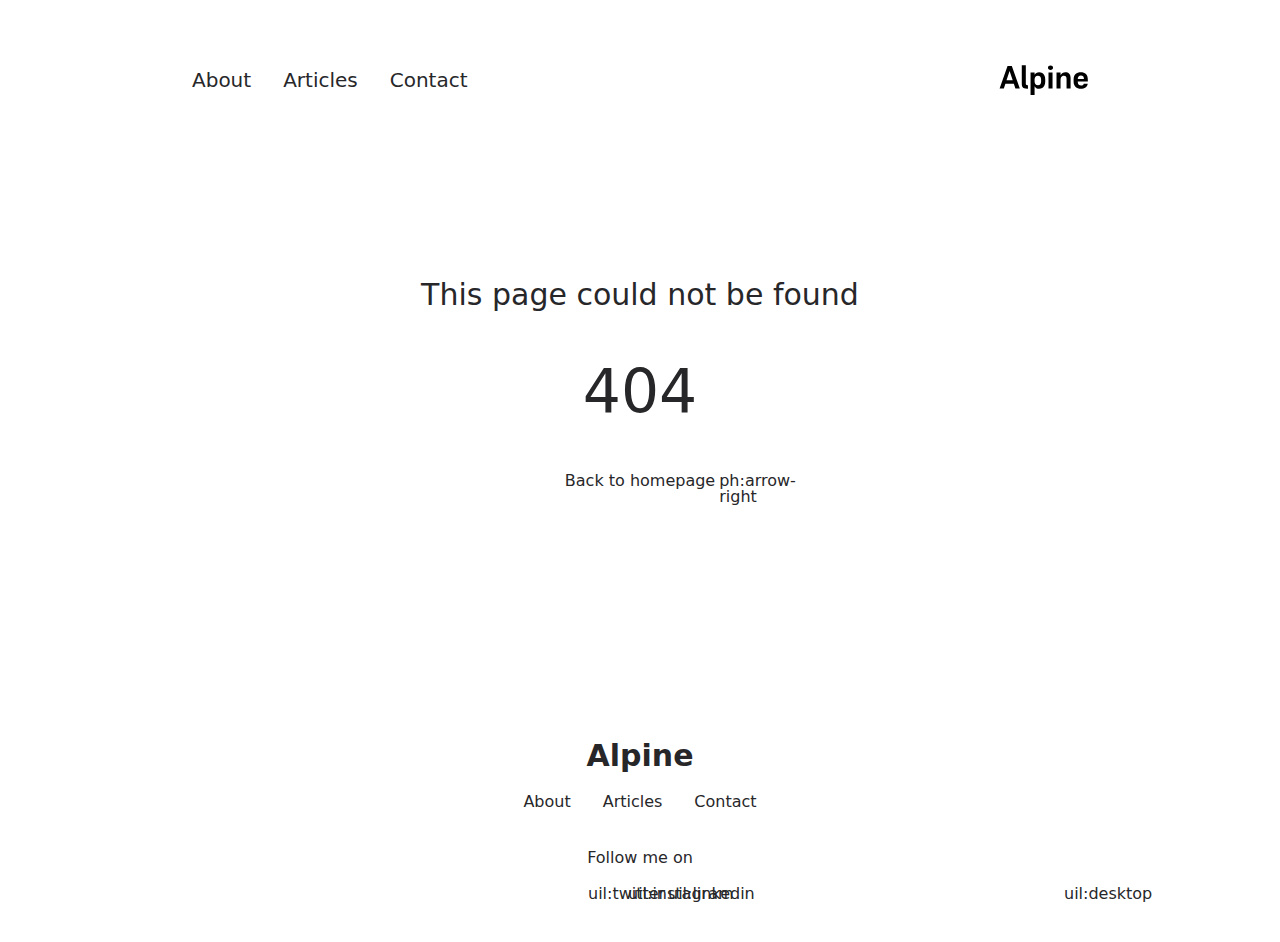
<file: 200.html>
<!DOCTYPE html><html  lang="en"><head><meta charset="utf-8">
<meta name="viewport" content="width=device-width, initial-scale=1">
<link rel="stylesheet" href="/_nuxt/entry.Cf_NfQ_y.css">
<link rel="modulepreload" as="script" crossorigin href="/_nuxt/Cbp4KUza.js">
<link rel="prefetch" as="style" href="/_nuxt/article.DDlxgXvj.css">
<link rel="prefetch" as="style" href="/_nuxt/ProseA.D4RtImXF.css">
<link rel="prefetch" as="script" crossorigin href="/_nuxt/BGLydmtv.js">
<link rel="prefetch" as="script" crossorigin href="/_nuxt/xPQSu0DS.js">
<link rel="prefetch" as="script" crossorigin href="/_nuxt/BcWussCh.js">
<link rel="prefetch" as="script" crossorigin href="/_nuxt/CDPkr0gj.js">
<link rel="prefetch" as="script" crossorigin href="/_nuxt/Cbp4cWZb.js">
<link rel="prefetch" as="script" crossorigin href="/_nuxt/CnsMfWPi.js">
<link rel="prefetch" as="style" href="/_nuxt/useStudio.DzA-IoZ4.css">
<link rel="prefetch" as="script" crossorigin href="/_nuxt/BK9_cMga.js">
<link rel="prefetch" as="style" href="/_nuxt/error-404.D8uONj7L.css">
<link rel="prefetch" as="script" crossorigin href="/_nuxt/DV5uA322.js">
<link rel="prefetch" as="style" href="/_nuxt/error-500.p7T9h8Pv.css">
<link rel="prefetch" as="script" crossorigin href="/_nuxt/BRan2h3E.js">
<script type="module" src="/_nuxt/Cbp4KUza.js" crossorigin></script><style id="pinceau-runtime-hydratable">undefined</style><style id="pinceau-theme">@media { :root {--pinceau-mq: initial; --alpine-readableLine: 68ch;--alpine-backdrop-backgroundColor: #f4f4f5b3;--prose-code-inline-padding: 0.2rem 0.375rem 0.2rem 0.375rem;--prose-code-block-backdropFilter: contrast(1);--prose-code-block-border-style: solid;--prose-code-block-border-width: 1px;--prose-tbody-tr-borderBottom-style: dashed;--prose-tbody-tr-borderBottom-width: 1px;--prose-th-textAlign: inherit;--prose-thead-borderBottom-style: solid;--prose-thead-borderBottom-width: 1px;--prose-thead-border-style: solid;--prose-thead-border-width: 0px;--prose-table-textAlign: start;--prose-hr-width: 1px;--prose-hr-style: solid;--prose-li-listStylePosition: outside;--prose-ol-li-markerColor: currentColor;--prose-ol-paddingInlineStart: 21px;--prose-ol-listStyleType: decimal;--prose-ul-li-markerColor: currentColor;--prose-ul-paddingInlineStart: 21px;--prose-ul-listStyleType: disc;--prose-blockquote-border-style: solid;--prose-blockquote-border-width: 4px;--prose-blockquote-quotes: '201C' '201D' '2018' '2019';--prose-blockquote-paddingInlineStart: 24px;--prose-a-code-color-hover: currentColor;--prose-a-code-color-static: currentColor;--prose-a-hasCode-borderBottom: none;--prose-a-border-distance: 2px;--prose-a-border-color-hover: currentColor;--prose-a-border-color-static: currentColor;--prose-a-border-style-hover: solid;--prose-a-border-style-static: dashed;--prose-a-border-width: 1px;--prose-a-color-static: inherit;--prose-a-textDecoration: none;--prose-h6-margin: 3rem 0 2rem;--prose-h5-margin: 3rem 0 2rem;--prose-h4-margin: 3rem 0 2rem;--prose-h3-margin: 3rem 0 2rem;--prose-h2-margin: 3rem 0 2rem;--prose-h1-margin: 0 0 2rem;--prose-p-fontSize: 18px;--typography-lead-loose: 2;--typography-lead-relaxed: 1.625;--typography-lead-normal: 1.5;--typography-lead-snug: 1.375;--typography-lead-tight: 1.25;--typography-lead-none: 1;--typography-lead-10: 2.5rem;--typography-lead-9: 2.25rem;--typography-lead-8: 2rem;--typography-lead-7: 1.75rem;--typography-lead-6: 1.5rem;--typography-lead-5: 1.25rem;--typography-lead-4: 1rem;--typography-lead-3: .75rem;--typography-lead-2: .5rem;--typography-lead-1: .025rem;--typography-fontWeight-black: 900;--typography-fontWeight-extrabold: 800;--typography-fontWeight-bold: 700;--typography-fontWeight-semibold: 600;--typography-fontWeight-medium: 500;--typography-fontWeight-normal: 400;--typography-fontWeight-light: 300;--typography-fontWeight-extralight: 200;--typography-fontWeight-thin: 100;--typography-fontSize-9xl: 128px;--typography-fontSize-8xl: 96px;--typography-fontSize-7xl: 72px;--typography-fontSize-6xl: 60px;--typography-fontSize-5xl: 48px;--typography-fontSize-4xl: 36px;--typography-fontSize-3xl: 30px;--typography-fontSize-2xl: 24px;--typography-fontSize-xl: 20px;--typography-fontSize-lg: 18px;--typography-fontSize-base: 16px;--typography-fontSize-sm: 14px;--typography-fontSize-xs: 12px;--typography-letterSpacing-wide: 0.025em;--typography-letterSpacing-tight: -0.025em;--typography-verticalMargin-base: 24px;--typography-verticalMargin-sm: 16px;--elements-border-secondary-hover: [object Object];--elements-backdrop-background: #fffc;--elements-backdrop-filter: saturate(200%) blur(20px);--elements-container-maxWidth: 64rem;--lead-loose: 2;--lead-relaxed: 1.625;--lead-normal: 1.5;--lead-snug: 1.375;--lead-tight: 1.25;--lead-none: 1;--lead-10: 2.5rem;--lead-9: 2.25rem;--lead-8: 2rem;--lead-7: 1.75rem;--lead-6: 1.5rem;--lead-5: 1.25rem;--lead-4: 1rem;--lead-3: .75rem;--lead-2: .5rem;--lead-1: .025rem;--letterSpacing-widest: 0.1em;--letterSpacing-wider: 0.05em;--letterSpacing-wide: 0.025em;--letterSpacing-normal: 0em;--letterSpacing-tight: -0.025em;--letterSpacing-tighter: -0.05em;--fontSize-9xl: 8rem;--fontSize-8xl: 6rem;--fontSize-7xl: 4.5rem;--fontSize-6xl: 3.75rem;--fontSize-5xl: 3rem;--fontSize-4xl: 2.25rem;--fontSize-3xl: 1.875rem;--fontSize-2xl: 1.5rem;--fontSize-xl: 1.25rem;--fontSize-lg: 1.125rem;--fontSize-base: 1rem;--fontSize-sm: 0.875rem;--fontSize-xs: 0.75rem;--fontWeight-black: 900;--fontWeight-extrabold: 800;--fontWeight-bold: 700;--fontWeight-semibold: 600;--fontWeight-medium: 500;--fontWeight-normal: 400;--fontWeight-light: 300;--fontWeight-extralight: 200;--fontWeight-thin: 100;--font-mono: ui-monospace, SFMono-Regular, Menlo, Monaco, Consolas, Liberation Mono, Courier New, monospace;--font-serif: ui-serif, Georgia, Cambria, Times New Roman, Times, serif;--font-sans: ui-sans-serif, system-ui, -apple-system, BlinkMacSystemFont, Segoe UI, Roboto, Helvetica Neue, Arial, Noto Sans, sans-serif, Apple Color Emoji, Segoe UI Emoji, Segoe UI Symbol, Noto Color Emoji;--opacity-total: 1;--opacity-high: 0.8;--opacity-medium: 0.5;--opacity-soft: 0.3;--opacity-light: 0.15;--opacity-bright: 0.1;--opacity-noOpacity: 0;--borderWidth-lg: 3px;--borderWidth-md: 2px;--borderWidth-sm: 1px;--borderWidth-noBorder: 0;--space-rem-875: 0.875rem;--space-rem-625: 0.625rem;--space-rem-375: 0.375rem;--space-rem-125: 0.125rem;--space-px: 1px;--space-128: 32rem;--space-96: 24rem;--space-80: 20rem;--space-72: 18rem;--space-64: 16rem;--space-60: 15rem;--space-56: 14rem;--space-52: 13rem;--space-48: 12rem;--space-44: 11rem;--space-40: 10rem;--space-36: 9rem;--space-32: 8rem;--space-28: 7rem;--space-24: 6rem;--space-20: 5rem;--space-16: 4rem;--space-14: 3.5rem;--space-12: 3rem;--space-11: 2.75rem;--space-10: 2.5rem;--space-9: 2.25rem;--space-8: 2rem;--space-7: 1.75rem;--space-6: 1.5rem;--space-5: 1.25rem;--space-4: 1rem;--space-3: 0.75rem;--space-2: 0.5rem;--space-1: 0.25rem;--space-0: 0px;--size-full: 100%;--size-7xl: 80rem;--size-6xl: 72rem;--size-5xl: 64rem;--size-4xl: 56rem;--size-3xl: 48rem;--size-2xl: 42rem;--size-xl: 36rem;--size-lg: 32rem;--size-md: 28rem;--size-sm: 24rem;--size-xs: 20rem;--size-200: 200px;--size-104: 104px;--size-80: 80px;--size-64: 64px;--size-56: 56px;--size-48: 48px;--size-40: 40px;--size-32: 32px;--size-24: 24px;--size-20: 20px;--size-16: 16px;--size-12: 12px;--size-8: 8px;--size-6: 6px;--size-4: 4px;--size-2: 2px;--size-0: 0px;--radii-full: 9999px;--radii-3xl: 1.75rem;--radii-2xl: 1.5rem;--radii-xl: 1rem;--radii-lg: 0.75rem;--radii-md: 0.5rem;--radii-sm: 0.375rem;--radii-xs: 0.25rem;--radii-2xs: 0.125rem;--radii-none: 0px;--shadow-none: 0px 0px 0px 0px transparent;--shadow-lg: 0px 10px 15px -3px #000000, 0px 4px 6px -4px #000000;--shadow-md: 0px 4px 6px -1px #000000, 0px 2px 4px -2px #000000;--shadow-sm: 0px 1px 3px 0px #000000, 0px 1px 2px -1px #000000;--shadow-xs: 0px 1px 2px 0px #000000;--height-screen: 100vh;--width-screen: 100vw;--color-primary-900: #002e38;--color-primary-800: #005c70;--color-primary-700: #008aa9;--color-primary-600: #00b9e1;--color-primary-500: #1ad6ff;--color-primary-400: #40ddff;--color-primary-300: #66e4ff;--color-primary-200: #8deaff;--color-primary-100: #b3f1ff;--color-primary-50: #d9f8ff;--color-ruby-900: #380011;--color-ruby-800: #700021;--color-ruby-700: #a90032;--color-ruby-600: #e10043;--color-ruby-500: #ff1a5e;--color-ruby-400: #ff4079;--color-ruby-300: #ff6694;--color-ruby-200: #ff8dae;--color-ruby-100: #ffb3c9;--color-ruby-50: #ffd9e4;--color-pink-900: #380025;--color-pink-800: #70004b;--color-pink-700: #a90070;--color-pink-600: #e10095;--color-pink-500: #ff1ab2;--color-pink-400: #ff40bf;--color-pink-300: #ff66cc;--color-pink-200: #ff8dd8;--color-pink-100: #ffb3e5;--color-pink-50: #ffd9f2;--color-purple-900: #190038;--color-purple-800: #330070;--color-purple-700: #4c00a9;--color-purple-600: #6500e1;--color-purple-500: #811aff;--color-purple-400: #9640ff;--color-purple-300: #ab66ff;--color-purple-200: #c08dff;--color-purple-100: #d5b3ff;--color-purple-50: #ead9ff;--color-royalblue-900: #0b0531;--color-royalblue-800: #160a62;--color-royalblue-700: #211093;--color-royalblue-600: #2c15c4;--color-royalblue-500: #4127e8;--color-royalblue-400: #614bec;--color-royalblue-300: #806ff0;--color-royalblue-200: #a093f3;--color-royalblue-100: #c0b7f7;--color-royalblue-50: #dfdbfb;--color-indigoblue-900: #001238;--color-indigoblue-800: #002370;--color-indigoblue-700: #0035a9;--color-indigoblue-600: #0047e1;--color-indigoblue-500: #1a62ff;--color-indigoblue-400: #407cff;--color-indigoblue-300: #6696ff;--color-indigoblue-200: #8db0ff;--color-indigoblue-100: #b3cbff;--color-indigoblue-50: #d9e5ff;--color-blue-900: #002438;--color-blue-800: #004870;--color-blue-700: #006ca9;--color-blue-600: #0090e1;--color-blue-500: #1aadff;--color-blue-400: #40bbff;--color-blue-300: #66c8ff;--color-blue-200: #8dd6ff;--color-blue-100: #b3e4ff;--color-blue-50: #d9f1ff;--color-lightblue-900: #002e38;--color-lightblue-800: #005c70;--color-lightblue-700: #008aa9;--color-lightblue-600: #00b9e1;--color-lightblue-500: #1ad6ff;--color-lightblue-400: #40ddff;--color-lightblue-300: #66e4ff;--color-lightblue-200: #8deaff;--color-lightblue-100: #b3f1ff;--color-lightblue-50: #d9f8ff;--color-teal-900: #062a28;--color-teal-800: #0b544f;--color-teal-700: #117d77;--color-teal-600: #16a79e;--color-teal-500: #1cd1c6;--color-teal-400: #36e4da;--color-teal-300: #5fe9e1;--color-teal-200: #87efe9;--color-teal-100: #aff4f0;--color-teal-50: #d7faf8;--color-pear-900: #2a2b09;--color-pear-800: #545512;--color-pear-700: #7e801b;--color-pear-600: #a8aa24;--color-pear-500: #d0d32f;--color-pear-400: #d8da52;--color-pear-300: #e0e274;--color-pear-200: #e8e997;--color-pear-100: #eff0ba;--color-pear-50: #f7f8dc;--color-red-900: #380300;--color-red-800: #700700;--color-red-700: #a90a00;--color-red-600: #e10e00;--color-red-500: #ff281a;--color-red-400: #ff4c40;--color-red-300: #ff7066;--color-red-200: #ff948d;--color-red-100: #ffb7b3;--color-red-50: #ffdbd9;--color-orange-900: #381800;--color-orange-800: #702f00;--color-orange-700: #a94700;--color-orange-600: #e15e00;--color-orange-500: #ff7a1a;--color-orange-400: #ff9040;--color-orange-300: #ffa666;--color-orange-200: #ffbd8d;--color-orange-100: #ffd3b3;--color-orange-50: #ffe9d9;--color-yellow-900: #362b03;--color-yellow-800: #6d5605;--color-yellow-700: #a38108;--color-yellow-600: #daac0a;--color-yellow-500: #f5c828;--color-yellow-400: #f7d14c;--color-yellow-300: #f8da70;--color-yellow-200: #fae393;--color-yellow-100: #fcedb7;--color-yellow-50: #fdf6db;--color-green-900: #003f25;--color-green-800: #005e38;--color-green-700: #007e4a;--color-green-600: #009d5d;--color-green-500: #00bd6f;--color-green-400: #00dc82;--color-green-300: #30ffaa;--color-green-200: #83ffcc;--color-green-100: #acffdd;--color-green-50: #d6ffee;--color-gray-900: #18181B;--color-gray-800: #27272A;--color-gray-700: #3f3f46;--color-gray-600: #52525B;--color-gray-500: #71717A;--color-gray-400: #a1a1aa;--color-gray-300: #D4d4d8;--color-gray-200: #e4e4e7;--color-gray-100: #f4f4f5;--color-gray-50: #fafafa;--color-black: #0c0c0d;--color-white: #FFFFFF;--media-portrait: only screen and (orientation: portrait);--media-landscape: only screen and (orientation: landscape);--media-rm: (prefers-reduced-motion: reduce);--media-2xl: (min-width: 1536px);--media-xl: (min-width: 1280px);--media-lg: (min-width: 1024px);--media-md: (min-width: 768px);--media-sm: (min-width: 640px);--media-xs: (min-width: 475px);--alpine-body-color: var(--color-gray-800);--alpine-body-backgroundColor: var(--color-white);--prose-code-inline-fontWeight: var(--typography-fontWeight-normal);--prose-code-inline-fontSize: var(--typography-fontSize-sm);--prose-code-inline-borderRadius: var(--radii-xs);--prose-code-block-pre-padding: var(--typography-verticalMargin-sm);--prose-code-block-margin: var(--typography-verticalMargin-base) 0;--prose-code-block-fontSize: var(--typography-fontSize-sm);--prose-tbody-code-inline-fontSize: var(--typography-fontSize-sm);--prose-tbody-td-padding: var(--typography-verticalMargin-sm);--prose-th-fontWeight: var(--typography-fontWeight-semibold);--prose-th-padding: 0 var(--typography-verticalMargin-sm) var(--typography-verticalMargin-sm) var(--typography-verticalMargin-sm);--prose-table-lineHeight: var(--typography-lead-6);--prose-table-fontSize: var(--typography-fontSize-sm);--prose-table-margin: var(--typography-verticalMargin-base) 0;--prose-hr-margin: var(--typography-verticalMargin-base) 0;--prose-li-margin: var(--typography-verticalMargin-sm) 0;--prose-ol-margin: var(--typography-verticalMargin-base) 0;--prose-ul-margin: var(--typography-verticalMargin-base) 0;--prose-blockquote-margin: var(--typography-verticalMargin-base) 0;--prose-a-code-border-style: var(--prose-a-border-style-static);--prose-a-code-border-width: var(--prose-a-border-width);--prose-a-fontWeight: var(--typography-fontWeight-medium);--prose-img-margin: var(--typography-verticalMargin-base) 0;--prose-strong-fontWeight: var(--typography-fontWeight-semibold);--prose-h6-iconSize: var(--typography-fontSize-base);--prose-h6-fontWeight: var(--typography-fontWeight-semibold);--prose-h6-lineHeight: var(--typography-lead-normal);--prose-h6-fontSize: var(--typography-fontSize-lg);--prose-h5-iconSize: var(--typography-fontSize-lg);--prose-h5-fontWeight: var(--typography-fontWeight-semibold);--prose-h5-lineHeight: var(--typography-lead-snug);--prose-h5-fontSize: var(--typography-fontSize-xl);--prose-h4-iconSize: var(--typography-fontSize-lg);--prose-h4-letterSpacing: var(--typography-letterSpacing-tight);--prose-h4-fontWeight: var(--typography-fontWeight-semibold);--prose-h4-lineHeight: var(--typography-lead-snug);--prose-h4-fontSize: var(--typography-fontSize-2xl);--prose-h3-iconSize: var(--typography-fontSize-xl);--prose-h3-letterSpacing: var(--typography-letterSpacing-tight);--prose-h3-fontWeight: var(--typography-fontWeight-semibold);--prose-h3-lineHeight: var(--typography-lead-snug);--prose-h3-fontSize: var(--typography-fontSize-3xl);--prose-h2-iconSize: var(--typography-fontSize-2xl);--prose-h2-letterSpacing: var(--typography-letterSpacing-tight);--prose-h2-fontWeight: var(--typography-fontWeight-semibold);--prose-h2-lineHeight: var(--typography-lead-tight);--prose-h2-fontSize: var(--typography-fontSize-4xl);--prose-h1-iconSize: var(--typography-fontSize-3xl);--prose-h1-letterSpacing: var(--typography-letterSpacing-tight);--prose-h1-fontWeight: var(--typography-fontWeight-bold);--prose-h1-lineHeight: var(--typography-lead-tight);--prose-h1-fontSize: var(--typography-fontSize-5xl);--prose-p-br-margin: var(--typography-verticalMargin-base) 0 0 0;--prose-p-margin: var(--typography-verticalMargin-base) 0;--prose-p-lineHeight: var(--typography-lead-normal);--typography-color-primary-900: var(--color-primary-900);--typography-color-primary-800: var(--color-primary-800);--typography-color-primary-700: var(--color-primary-700);--typography-color-primary-600: var(--color-primary-600);--typography-color-primary-500: var(--color-primary-500);--typography-color-primary-400: var(--color-primary-400);--typography-color-primary-300: var(--color-primary-300);--typography-color-primary-200: var(--color-primary-200);--typography-color-primary-100: var(--color-primary-100);--typography-color-primary-50: var(--color-primary-50);--typography-font-code: var(--font-mono);--typography-font-body: var(--font-sans);--typography-font-display: var(--font-sans);--typography-body-backgroundColor: var(--color-white);--typography-body-color: var(--color-black);--elements-state-danger-borderColor-secondary: var(--color-red-200);--elements-state-danger-borderColor-primary: var(--color-red-100);--elements-state-danger-backgroundColor-secondary: var(--color-red-100);--elements-state-danger-backgroundColor-primary: var(--color-red-50);--elements-state-danger-color-secondary: var(--color-red-600);--elements-state-danger-color-primary: var(--color-red-500);--elements-state-warning-borderColor-secondary: var(--color-yellow-200);--elements-state-warning-borderColor-primary: var(--color-yellow-100);--elements-state-warning-backgroundColor-secondary: var(--color-yellow-100);--elements-state-warning-backgroundColor-primary: var(--color-yellow-50);--elements-state-warning-color-secondary: var(--color-yellow-700);--elements-state-warning-color-primary: var(--color-yellow-600);--elements-state-success-borderColor-secondary: var(--color-green-200);--elements-state-success-borderColor-primary: var(--color-green-100);--elements-state-success-backgroundColor-secondary: var(--color-green-100);--elements-state-success-backgroundColor-primary: var(--color-green-50);--elements-state-success-color-secondary: var(--color-green-600);--elements-state-success-color-primary: var(--color-green-500);--elements-state-info-borderColor-secondary: var(--color-blue-200);--elements-state-info-borderColor-primary: var(--color-blue-100);--elements-state-info-backgroundColor-secondary: var(--color-blue-100);--elements-state-info-backgroundColor-primary: var(--color-blue-50);--elements-state-info-color-secondary: var(--color-blue-600);--elements-state-info-color-primary: var(--color-blue-500);--elements-state-primary-borderColor-secondary: var(--color-primary-200);--elements-state-primary-borderColor-primary: var(--color-primary-100);--elements-state-primary-backgroundColor-secondary: var(--color-primary-100);--elements-state-primary-backgroundColor-primary: var(--color-primary-50);--elements-state-primary-color-secondary: var(--color-primary-700);--elements-state-primary-color-primary: var(--color-primary-600);--elements-surface-secondary-backgroundColor: var(--color-gray-200);--elements-surface-primary-backgroundColor: var(--color-gray-100);--elements-surface-background-base: var(--color-gray-100);--elements-border-secondary-static: var(--color-gray-200);--elements-border-primary-hover: var(--color-gray-200);--elements-border-primary-static: var(--color-gray-100);--elements-container-padding-md: var(--space-16);--elements-container-padding-sm: var(--space-12);--elements-container-padding-xs: var(--space-8);--elements-container-padding-mobile: var(--space-6);--elements-text-secondary-color-hover: var(--color-gray-700);--elements-text-secondary-color-static: var(--color-gray-500);--elements-text-primary-color-static: var(--color-gray-900);--text-6xl-lineHeight: var(--lead-none);--text-6xl-fontSize: var(--fontSize-6xl);--text-5xl-lineHeight: var(--lead-none);--text-5xl-fontSize: var(--fontSize-5xl);--text-4xl-lineHeight: var(--lead-10);--text-4xl-fontSize: var(--fontSize-4xl);--text-3xl-lineHeight: var(--lead-9);--text-3xl-fontSize: var(--fontSize-3xl);--text-2xl-lineHeight: var(--lead-8);--text-2xl-fontSize: var(--fontSize-2xl);--text-xl-lineHeight: var(--lead-7);--text-xl-fontSize: var(--fontSize-xl);--text-lg-lineHeight: var(--lead-7);--text-lg-fontSize: var(--fontSize-lg);--text-base-lineHeight: var(--lead-6);--text-base-fontSize: var(--fontSize-base);--text-sm-lineHeight: var(--lead-5);--text-sm-fontSize: var(--fontSize-sm);--text-xs-lineHeight: var(--lead-4);--text-xs-fontSize: var(--fontSize-xs);--shadow-2xl: 0px 25px 50px -12px var(--color-gray-900);--shadow-xl: 0px 20px 25px -5px var(--color-gray-400), 0px 8px 10px -6px #000000;--color-secondary-900: var(--color-gray-900);--color-secondary-800: var(--color-gray-800);--color-secondary-700: var(--color-gray-700);--color-secondary-600: var(--color-gray-600);--color-secondary-500: var(--color-gray-500);--color-secondary-400: var(--color-gray-400);--color-secondary-300: var(--color-gray-300);--color-secondary-200: var(--color-gray-200);--color-secondary-100: var(--color-gray-100);--color-secondary-50: var(--color-gray-50);--prose-a-code-background-hover: var(--typography-color-primary-50);--prose-a-code-border-color-hover: var(--typography-color-primary-500);--prose-a-color-hover: var(--typography-color-primary-500);--typography-color-secondary-900: var(--color-secondary-900);--typography-color-secondary-800: var(--color-secondary-800);--typography-color-secondary-700: var(--color-secondary-700);--typography-color-secondary-600: var(--color-secondary-600);--typography-color-secondary-500: var(--color-secondary-500);--typography-color-secondary-400: var(--color-secondary-400);--typography-color-secondary-300: var(--color-secondary-300);--typography-color-secondary-200: var(--color-secondary-200);--typography-color-secondary-100: var(--color-secondary-100);--typography-color-secondary-50: var(--color-secondary-50);--prose-code-inline-backgroundColor: var(--typography-color-secondary-100);--prose-code-inline-color: var(--typography-color-secondary-700);--prose-code-block-backgroundColor: var(--typography-color-secondary-100);--prose-code-block-color: var(--typography-color-secondary-700);--prose-code-block-border-color: var(--typography-color-secondary-200);--prose-tbody-tr-borderBottom-color: var(--typography-color-secondary-200);--prose-th-color: var(--typography-color-secondary-600);--prose-thead-borderBottom-color: var(--typography-color-secondary-200);--prose-thead-border-color: var(--typography-color-secondary-300);--prose-hr-color: var(--typography-color-secondary-200);--prose-blockquote-border-color: var(--typography-color-secondary-200);--prose-blockquote-color: var(--typography-color-secondary-500);--prose-a-code-border-color-static: var(--typography-color-secondary-400); } }@media { :root.dark {--pinceau-mq: dark; --alpine-backdrop-backgroundColor: #18181bb3;--prose-code-block-backdropFilter: contrast(1);--prose-ol-li-markerColor: currentColor;--prose-ul-li-markerColor: currentColor;--prose-a-code-color-hover: currentColor;--prose-a-code-color-static: currentColor;--prose-a-border-color-hover: currentColor;--prose-a-border-color-static: currentColor;--prose-a-color-static: inherit;--elements-backdrop-background: #0c0d0ccc;--alpine-body-color: var(--color-gray-200);--alpine-body-backgroundColor: var(--color-black);--typography-body-backgroundColor: var(--color-black);--typography-body-color: var(--color-white);--elements-state-danger-borderColor-secondary: var(--color-red-700);--elements-state-danger-borderColor-primary: var(--color-red-800);--elements-state-danger-backgroundColor-secondary: var(--color-red-800);--elements-state-danger-backgroundColor-primary: var(--color-red-900);--elements-state-danger-color-secondary: var(--color-red-200);--elements-state-danger-color-primary: var(--color-red-300);--elements-state-warning-borderColor-secondary: var(--color-yellow-700);--elements-state-warning-borderColor-primary: var(--color-yellow-800);--elements-state-warning-backgroundColor-secondary: var(--color-yellow-800);--elements-state-warning-backgroundColor-primary: var(--color-yellow-900);--elements-state-warning-color-secondary: var(--color-yellow-200);--elements-state-warning-color-primary: var(--color-yellow-400);--elements-state-success-borderColor-secondary: var(--color-green-700);--elements-state-success-borderColor-primary: var(--color-green-800);--elements-state-success-backgroundColor-secondary: var(--color-green-800);--elements-state-success-backgroundColor-primary: var(--color-green-900);--elements-state-success-color-secondary: var(--color-green-200);--elements-state-success-color-primary: var(--color-green-400);--elements-state-info-borderColor-secondary: var(--color-blue-700);--elements-state-info-borderColor-primary: var(--color-blue-800);--elements-state-info-backgroundColor-secondary: var(--color-blue-800);--elements-state-info-backgroundColor-primary: var(--color-blue-900);--elements-state-info-color-secondary: var(--color-blue-200);--elements-state-info-color-primary: var(--color-blue-400);--elements-state-primary-borderColor-secondary: var(--color-primary-700);--elements-state-primary-borderColor-primary: var(--color-primary-800);--elements-state-primary-backgroundColor-secondary: var(--color-primary-800);--elements-state-primary-backgroundColor-primary: var(--color-primary-900);--elements-state-primary-color-secondary: var(--color-primary-200);--elements-state-primary-color-primary: var(--color-primary-400);--elements-surface-secondary-backgroundColor: var(--color-gray-800);--elements-surface-primary-backgroundColor: var(--color-gray-900);--elements-surface-background-base: var(--color-gray-900);--elements-border-secondary-static: var(--color-gray-800);--elements-border-primary-hover: var(--color-gray-800);--elements-border-primary-static: var(--color-gray-900);--elements-text-secondary-color-hover: var(--color-gray-200);--elements-text-secondary-color-static: var(--color-gray-400);--elements-text-primary-color-static: var(--color-gray-50);--prose-a-code-background-hover: var(--typography-color-primary-900);--prose-a-code-border-color-hover: var(--typography-color-primary-600);--prose-a-color-hover: var(--typography-color-primary-400);--prose-code-inline-backgroundColor: var(--typography-color-secondary-800);--prose-code-inline-color: var(--typography-color-secondary-200);--prose-code-block-backgroundColor: var(--typography-color-secondary-900);--prose-code-block-color: var(--typography-color-secondary-200);--prose-code-block-border-color: var(--typography-color-secondary-800);--prose-tbody-tr-borderBottom-color: var(--typography-color-secondary-800);--prose-th-color: var(--typography-color-secondary-400);--prose-thead-borderBottom-color: var(--typography-color-secondary-800);--prose-thead-border-color: var(--typography-color-secondary-600);--prose-hr-color: var(--typography-color-secondary-800);--prose-blockquote-border-color: var(--typography-color-secondary-700);--prose-blockquote-color: var(--typography-color-secondary-400);--prose-a-code-border-color-static: var(--typography-color-secondary-600); } }</style><script>"use strict";(()=>{const a=window,e=document.documentElement,c=window.localStorage,d=["dark","light"],n=c&&c.getItem&&c.getItem("nuxt-color-mode")||"system";let l=n==="system"?f():n;const i=e.getAttribute("data-color-mode-forced");i&&(l=i),r(l),a["__NUXT_COLOR_MODE__"]={preference:n,value:l,getColorScheme:f,addColorScheme:r,removeColorScheme:u};function r(o){const t=""+o+"",s="";e.classList?e.classList.add(t):e.className+=" "+t,s&&e.setAttribute("data-"+s,o)}function u(o){const t=""+o+"",s="";e.classList?e.classList.remove(t):e.className=e.className.replace(new RegExp(t,"g"),""),s&&e.removeAttribute("data-"+s)}function m(o){return a.matchMedia("(prefers-color-scheme"+o+")")}function f(){if(a.matchMedia&&m("").media!=="not all"){for(const o of d)if(m(":"+o).matches)return o}return"light"}})();
</script></head><body><div id="__nuxt"></div><div id="teleports"></div><script type="application/json" id="__NUXT_DATA__" data-ssr="false">[{"_errors":1,"serverRendered":2,"data":3,"state":4,"once":5},{},false,{},{},["Set"]]</script>
<script>window.__NUXT__={};window.__NUXT__.config={public:{FORMSPREE_URL:"",plausible:{hashMode:false,trackLocalhost:false,domain:"",apiHost:"https://plausible.io",autoPageviews:true,autoOutboundTracking:false},studio:{apiURL:"https://api.nuxt.studio",iframeMessagingAllowedOrigins:""},mdc:{components:{prose:true,map:{p:"prose-p",a:"prose-a",blockquote:"prose-blockquote","code-inline":"prose-code-inline",code:"ProseCodeInline",em:"prose-em",h1:"prose-h1",h2:"prose-h2",h3:"prose-h3",h4:"prose-h4",h5:"prose-h5",h6:"prose-h6",hr:"prose-hr",img:"prose-img",ul:"prose-ul",ol:"prose-ol",li:"prose-li",strong:"prose-strong",table:"prose-table",thead:"prose-thead",tbody:"prose-tbody",td:"prose-td",th:"prose-th",tr:"prose-tr"}},headings:{anchorLinks:{h1:false,h2:true,h3:true,h4:true,h5:false,h6:false}}},content:{locales:[],defaultLocale:"",integrity:1711402587200,experimental:{stripQueryParameters:false,advanceQuery:false,clientDB:false},respectPathCase:false,api:{baseURL:"/api/_content"},navigation:{fields:["navTitle","layout"]},tags:{p:"prose-p",a:"prose-a",blockquote:"prose-blockquote","code-inline":"prose-code-inline",code:"ProseCodeInline",em:"prose-em",h1:"prose-h1",h2:"prose-h2",h3:"prose-h3",h4:"prose-h4",h5:"prose-h5",h6:"prose-h6",hr:"prose-hr",img:"prose-img",ul:"prose-ul",ol:"prose-ol",li:"prose-li",strong:"prose-strong",table:"prose-table",thead:"prose-thead",tbody:"prose-tbody",td:"prose-td",th:"prose-th",tr:"prose-tr"},highlight:{theme:{default:"github-light",dark:"github-dark"},preload:["json","js","ts","html","css","vue","diff","shell","markdown","yaml","bash","ini","c","cpp"],highlighter:"shiki",langs:["js","jsx","json","ts","tsx","vue","css","html","vue","bash","md","mdc","yaml","json","js","ts","html","css","vue","diff","shell","markdown","yaml","bash","ini","c","cpp"]},wsUrl:"",documentDriven:{page:true,navigation:true,surround:true,globals:{},layoutFallbacks:["theme"],injectPage:true},host:"",trailingSlash:false,search:"",contentHead:true,anchorLinks:{depth:4,exclude:[1]}}},app:{baseURL:"/",buildAssetsDir:"/_nuxt/",cdnURL:""}}</script></body></html>
</file>
<file: _nuxt/entry.Cf_NfQ_y.css>
body{background-color:var(--alpine-body-backgroundColor);color:var(--alpine-body-color)}.light-img{display:block}.dark-img{display:none}@media (prefers-color-scheme:dark){html:not(.light) .dark-img{display:block}html:not(.light) .light-img{display:none}}html.dark .dark-img{display:block}html.dark .light-img{display:none}html{-webkit-font-smoothing:antialiased;-moz-osx-font-smoothing:grayscale}.sr-only{height:1px!important;margin:-1px!important;overflow:hidden!important;padding:0!important;position:absolute!important;width:1px!important;clip:rect(0,0,0,0)!important;border:0!important;white-space:nowrap!important}*,:after,:before{border:0 solid #e5e7eb;border-color:var(--un-default-border-color,#e5e7eb);box-sizing:border-box}:after,:before{--un-content:""}:host,html{line-height:1.5;-webkit-text-size-adjust:100%;font-family:ui-sans-serif,system-ui,sans-serif,Apple Color Emoji,Segoe UI Emoji,Segoe UI Symbol,Noto Color Emoji;font-feature-settings:normal;font-variation-settings:normal;-moz-tab-size:4;-o-tab-size:4;tab-size:4;-webkit-tap-highlight-color:transparent}body{line-height:inherit;margin:0}hr{border-top-width:1px;color:inherit;height:0}abbr:where([title]){-webkit-text-decoration:underline dotted;text-decoration:underline dotted}h1,h2,h3,h4,h5,h6{font-size:inherit;font-weight:inherit}a{color:inherit;text-decoration:inherit}b,strong{font-weight:bolder}code,kbd,pre,samp{font-family:ui-monospace,SFMono-Regular,Menlo,Monaco,Consolas,Liberation Mono,Courier New,monospace;font-feature-settings:normal;font-size:1em;font-variation-settings:normal}small{font-size:80%}sub,sup{font-size:75%;line-height:0;position:relative;vertical-align:baseline}sub{bottom:-.25em}sup{top:-.5em}table{border-collapse:collapse;border-color:inherit;text-indent:0}button,input,optgroup,select,textarea{color:inherit;font-family:inherit;font-feature-settings:inherit;font-size:100%;font-variation-settings:inherit;font-weight:inherit;line-height:inherit;margin:0;padding:0}button,select{text-transform:none}[type=button],[type=reset],[type=submit],button{-webkit-appearance:button;background-color:transparent;background-image:none}:-moz-focusring{outline:auto}:-moz-ui-invalid{box-shadow:none}progress{vertical-align:baseline}::-webkit-inner-spin-button,::-webkit-outer-spin-button{height:auto}[type=search]{-webkit-appearance:textfield;outline-offset:-2px}::-webkit-search-decoration{-webkit-appearance:none}::-webkit-file-upload-button{-webkit-appearance:button;font:inherit}summary{display:list-item}blockquote,dd,dl,figure,h1,h2,h3,h4,h5,h6,hr,p,pre{margin:0}fieldset{margin:0}fieldset,legend{padding:0}menu,ol,ul{list-style:none;margin:0;padding:0}dialog{padding:0}textarea{resize:vertical}input::-moz-placeholder,textarea::-moz-placeholder{color:#9ca3af;opacity:1}input::placeholder,textarea::placeholder{color:#9ca3af;opacity:1}[role=button],button{cursor:pointer}:disabled{cursor:default}audio,canvas,embed,iframe,img,object,svg,video{display:block;vertical-align:middle}img,video{height:auto;max-width:100%}[hidden]{display:none}.nuxt-progress{background:repeating-linear-gradient(90deg,#00dc82 0,#34cdfe 50%,#0047e1);left:0;opacity:1;position:fixed;right:0;top:0;transition:width .1s,height .4s,opacity .4s;width:0;z-index:999999}nav ul[data-v-123d1faa]{display:flex;flex-direction:column;gap:var(--space-4);justify-content:center;width:100%}@media (min-width:640px){nav ul[data-v-123d1faa]{flex-direction:row;gap:var(--space-8)}}nav ul a[data-v-123d1faa]{position:relative}nav ul a.router-link-active[data-v-123d1faa]{color:var(--color-primary-500)}nav ul a .underline-fx[data-v-123d1faa]{background-color:currentColor;bottom:-4px;height:1px;position:absolute;transition:width .2s ease-in-out;width:0}a:hover :is(nav ul a .underline-fx):is(nav ul a .underline-fx[data-v-123d1faa]){width:100%}header[data-v-d0bc1945]{--header-padding:var(--space-16);--logo-height:var(--space-8);align-items:center;display:grid;gap:var(--space-4);grid-template-columns:repeat(12,minmax(0,1fr));padding-bottom:var(--header-padding);padding-top:var(--header-padding);position:relative}header .menu[data-v-d0bc1945]{display:flex;position:absolute}header .menu[data-v-d0bc1945] :hover{color:var(--color-primary-500)}.left :is(header .menu):is(header .menu[data-v-d0bc1945]){right:0}@media (min-width:640px){header .menu[data-v-d0bc1945]{display:none}}header .overlay[data-v-d0bc1945]{-webkit-backdrop-filter:blur(20px);backdrop-filter:blur(20px);background-color:var(--alpine-backdrop-backgroundColor);border:1px solid var(--color-gray-200);border-radius:var(--radii-md);font-size:var(--text-lg-fontSize);font-weight:var(--fontWeight-medium);line-height:var(--text-lg-lineHeight);padding:var(--space-6);padding-right:var(--space-24);perspective:2000px;position:absolute;top:calc(var(--header-padding) + var(--logo-height) + var(--space-2));transform-origin:top;transition:all .25s;will-change:opacity,transform}header .overlay[data-v-d0bc1945]:not(.show){opacity:0;transform:translateY(-10px) rotateY(-8deg) rotateX(-20deg)}.left :is(header .overlay:not(.show)):is(header .overlay[data-v-d0bc1945]:not(.show)){transform:translateY(-10px) rotateY(8deg) rotateX(-20deg)}header .overlay[data-v-d0bc1945]:not(.show){pointer-events:none}.left :is(header .overlay):is(header .overlay[data-v-d0bc1945]){padding:var(--space-6);padding-left:var(--space-16);right:0;text-align:right}@media (min-width:640px){header .overlay[data-v-d0bc1945]{display:none}}:root.dark header .overlay[data-v-d0bc1945]{border-color:var(--color-gray-800)}header .logo[data-v-d0bc1945]{display:flex;grid-column:span 12/span 12;height:var(--logo-height)}header .logo a[data-v-d0bc1945]{display:flex}.center :is(header .logo):is(header .logo[data-v-d0bc1945]){grid-column:span 12/span 12;justify-content:center}.right :is(header .logo):is(header .logo[data-v-d0bc1945]){justify-content:flex-end}@media (min-width:640px){header .logo[data-v-d0bc1945]{grid-column:span 4/span 4;grid-column-start:auto}.right :is(header .logo):is(header .logo[data-v-d0bc1945]){order:2}}header .logo .fallback[data-v-d0bc1945]{font-size:var(--text-2xl-fontSize);font-weight:var(--fontWeight-semibold);line-height:var(--text-2xl-lineHeight)}header .main-nav[data-v-d0bc1945]{display:none}@media (min-width:640px){header .main-nav[data-v-d0bc1945]{display:flex;font-size:var(--text-xl-fontSize);font-weight:var(--fontWeight-medium);grid-column:span 8/span 8;line-height:var(--text-xl-lineHeight)}.center :is(header .main-nav):is(header .main-nav[data-v-d0bc1945]){grid-column:span 12/span 12;justify-content:center}.right :is(header .main-nav):is(header .main-nav[data-v-d0bc1945]){justify-content:flex-start}.left :is(header .main-nav):is(header .main-nav[data-v-d0bc1945]){justify-content:flex-end}}.icon[data-v-bcfe47ef]{display:inline-block;vertical-align:middle}a[data-v-c0f4561d]{--social-icon-size:24px;display:flex;height:24px;height:var(--social-icon-size);width:24px;width:var(--social-icon-size)}a[data-v-c0f4561d] :hover{color:var(--color-primary-500)}a svg[data-v-c0f4561d]{height:100%;width:100%}button[data-v-af61cf03]{display:flex;--color-mode-switcher-size:24px;height:24px;height:var(--color-mode-switcher-size);width:24px;width:var(--color-mode-switcher-size)}button[data-v-af61cf03] :hover{color:var(--color-primary-500)}button svg[data-v-af61cf03]{height:100%;width:100%}footer[data-v-7bb04f1a]{align-items:center;display:flex;flex-direction:column;margin-top:var(--space-24);padding-bottom:var(--space-8);padding-top:var(--space-8)}footer.left[data-v-7bb04f1a]{align-items:flex-start}footer.right[data-v-7bb04f1a]{align-items:flex-end}@media (min-width:768px){footer[data-v-7bb04f1a]{min-height:var(--space-36)}}footer .credits[data-v-7bb04f1a]{font-size:var(--text-3xl-fontSize);font-weight:var(--fontWeight-bold);line-height:var(--text-3xl-lineHeight);margin-bottom:var(--space-4)}footer .navigation[data-v-7bb04f1a]{display:none}@media (min-width:640px){footer .navigation[data-v-7bb04f1a]{display:flex;font-size:var(--text-base-fontSize);font-weight:var(--fontWeight-medium);line-height:var(--text-base-lineHeight);margin-bottom:var(--space-8)}}footer .message[data-v-7bb04f1a]{margin-bottom:var(--space-4);text-align:center}footer .icons[data-v-7bb04f1a]{display:grid;gap:var(--space-4);grid-template-columns:repeat(12,minmax(0,1fr));width:100%}.left :is(footer .icons):is(footer .icons[data-v-7bb04f1a]){align-items:center;display:flex;justify-content:space-between}.right :is(footer .icons):is(footer .icons[data-v-7bb04f1a]){align-items:center;display:flex;flex-direction:row-reverse;justify-content:space-between}footer .icons .social[data-v-7bb04f1a]{display:flex;gap:var(--space-4);grid-column:span 12/span 12;justify-content:center}@media (min-width:475px){footer .icons .social[data-v-7bb04f1a]{grid-column:span 4/span 4;grid-column-start:5}}footer .icons .color-mode-switch[data-v-7bb04f1a]{display:flex;grid-column:span 12/span 12;justify-content:center}@media (min-width:475px){footer .icons .color-mode-switch[data-v-7bb04f1a]{grid-column:span 2/span 2;grid-column-start:11;justify-content:flex-end}}.container[data-v-aa14d472]{margin-inline-end:auto;margin-inline-start:auto;width:100%}.app-layout[data-v-92754a60]{min-width:var(--size-xs)}html{font-family:var(--font-sans)}
</file>
<file: _nuxt/DocumentDrivenNotFound.rp24EwsG.css>
section[data-v-d8318606]{align-items:center;display:flex;flex-direction:column;justify-content:center;min-height:50vh}section .message[data-v-d8318606]{font-size:var(--text-3xl-fontSize);font-weight:var(--fontWeight-medium);line-height:var(--text-3xl-lineHeight)}section .status[data-v-d8318606]{font-size:var(--text-6xl-fontSize);line-height:var(--text-6xl-lineHeight);margin-bottom:var(--space-12);margin-top:var(--space-12)}section a[data-v-d8318606]{align-items:center;display:flex;position:relative}section a .icon[data-v-d8318606]{height:var(--space-5);position:absolute;right:calc(0px - var(--space-1));transform:translate(100%);width:var(--space-5)}
</file>
<file: _nuxt/Hero.C7WcCOdx.css>
.hero .layout[data-v-40d086fc]{display:grid;gap:var(--space-8);grid-template-columns:repeat(1,minmax(0,1fr))}@media (min-width:1024px){.hero .layout[data-v-40d086fc]{grid-template-columns:repeat(2,minmax(0,1fr))}}.hero .layout .title[data-v-40d086fc]{font-size:var(--text-4xl-fontSize);font-weight:var(--fontWeight-bold);line-height:var(--text-4xl-lineHeight)}.hero .layout .description[data-v-40d086fc]{font-size:var(--text-xl-fontSize);line-height:var(--text-xl-lineHeight);margin-top:var(--space-3)}.hero .layout img[data-v-40d086fc]{aspect-ratio:16/9;border-radius:var(--radii-md);-o-object-fit:cover;object-fit:cover;width:100%}.hero .layout img.left[data-v-40d086fc]{order:-1}
</file>
<file: _nuxt/ProseUl.DHJO0aAw.css>
ul[data-v-b270097d]{font-family:var(--typography-font-body);list-style-type:var(--prose-ul-listStyleType);margin:var(--prose-ul-margin);padding-inline-start:var(--prose-ul-paddingInlineStart)}ul[data-v-b270097d]>li::marker{color:var(--prose-ul-li-markerColor)}ul[data-v-b270097d]>li ol,ul[data-v-b270097d]>li ul{margin:0}
</file>
<file: _nuxt/ProseLi.BBHBJ5vz.css>
li[data-v-1b097e8e]{font-family:var(--typography-font-body);list-style-position:var(--prose-li-listStylePosition);margin:var(--prose-li-margin)}
</file>
<file: _nuxt/ProseA.D4RtImXF.css>
a[data-v-3b8bd91a]{border-bottom:var(--prose-a-border-width) var(--prose-a-border-style-static) var(--prose-a-border-color-static);color:var(--prose-a-color-static);font-family:var(--typography-font-body);font-weight:var(--prose-a-fontWeight);padding-bottom:var(--prose-a-border-distance);-webkit-text-decoration:var(--prose-a-textDecoration);text-decoration:var(--prose-a-textDecoration)}a[data-v-3b8bd91a]:hover{border-color:var(--prose-a-border-color-hover);border-style:var(--prose-a-border-style-hover);color:var(--prose-a-color-hover)}a[data-v-3b8bd91a]:has(img){border-width:0}a[data-v-3b8bd91a]:has(code){border-bottom:var(--prose-a-hasCode-borderBottom)}a[data-v-3b8bd91a]:has(code) code{border-color:var(--prose-a-code-border-color-static);border-style:var(--prose-a-code-border-style);border-width:var(--prose-a-code-border-width);color:var(--prose-a-code-color-static)}a[data-v-3b8bd91a]:has(code):hover{border-bottom:var(--prose-a-hasCode-borderBottom)}a[data-v-3b8bd91a]:has(code):hover code{background-color:var(--prose-a-code-background-hover);border-color:var(--prose-a-code-border-color-hover);color:var(--prose-a-code-color-hover)}
</file>
<file: _nuxt/ProseP.Dp1dLVOK.css>
p[data-v-e44be016]{font-family:var(--typography-font-body);font-size:var(--prose-p-fontSize);line-height:var(--prose-p-lineHeight);margin:var(--prose-p-margin)}p[data-v-e44be016] br{content:"";display:block;margin:var(--prose-p-br-margin)}
</file>
<file: _nuxt/Gallery.CQpQEoyY.css>
.gallery .layout[data-v-ac17db30]{display:grid;gap:var(--space-8);margin-bottom:var(--space-16);margin-top:var(--space-16);--cols:1;grid-template-columns:repeat(1,minmax(0,1fr));grid-template-columns:repeat(var(--cols),minmax(0,1fr))}@media (min-width:768px){.gallery .layout[data-v-ac17db30]{--cols:var(---6-li-cols)}}.gallery .layout img[data-v-ac17db30]{aspect-ratio:16/9;border-radius:var(--radii-md);-o-object-fit:cover;object-fit:cover;width:100%}
</file>
<file: _nuxt/article.DDlxgXvj.css>
article[data-v-aedb0a41]{margin-left:auto;margin-right:auto;max-width:var(--alpine-readableLine);padding-bottom:var(--space-4);padding-top:var(--space-4)}@media (min-width:640px){article[data-v-aedb0a41]{padding-bottom:var(--space-12);padding-top:var(--space-12)}}article .back[data-v-aedb0a41]{align-items:center;border-bottom:1px solid var(--elements-border-secondary-static);display:inline-flex;font-size:var(--text-lg-fontSize)}article .back[data-v-aedb0a41] svg{height:var(--size-16);margin-right:var(--space-2);width:var(--size-16)}article header[data-v-aedb0a41]{margin-bottom:var(--space-12);margin-top:var(--space-16)}article .title[data-v-aedb0a41]{font-size:var(--text-5xl-fontSize);font-weight:var(--fontWeight-semibold);line-height:var(--text-5xl-lineHeight);margin-bottom:var(--space-4)}article time[data-v-aedb0a41]{color:var(--elements-text-secondary-color-static)}article .prose .back-to-top[data-v-aedb0a41]{align-items:center;display:flex;justify-content:flex-end;width:100%}article .prose .back-to-top a[data-v-aedb0a41]{cursor:pointer;font-size:var(--text-lg-fontSize)}article .prose[data-v-aedb0a41] h1{display:none}
</file>
<file: _nuxt/useStudio.DzA-IoZ4.css>
body.__preview_enabled{padding-bottom:50px}#__nuxt_preview[data-v-8802350f]{align-items:center;-webkit-backdrop-filter:blur(20px);backdrop-filter:blur(20px);background:#ffffff4d;border-top:1px solid #eee;bottom:-60px;color:#000;display:flex;font-family:Helvetica,sans-serif;font-size:16px;font-weight:500;gap:10px;height:50px;justify-content:center;left:0;position:fixed;right:0;transition:bottom .3s ease-in-out;z-index:10000}#__nuxt_preview.__preview_ready[data-v-8802350f]{bottom:0}#__preview_background[data-v-8802350f]{-webkit-backdrop-filter:blur(8px);backdrop-filter:blur(8px);background:#ffffff4d;height:100vh;left:0;position:fixed;top:0;width:100vw;z-index:9000}#__preview_loader[data-v-8802350f]{align-items:center;color:#000;display:flex;flex-direction:column;font-family:system-ui,-apple-system,BlinkMacSystemFont,Segoe UI,Roboto,Oxygen,Ubuntu,Cantarell,Open Sans,Helvetica Neue,sans-serif;font-size:1.4rem;gap:8px;left:50%;position:fixed;top:50%;transform:translate(-50%,-50%);z-index:9500}#__preview_loader p[data-v-8802350f]{margin:10px 0}.dark #__preview_background[data-v-8802350f],.dark-mode #__preview_background[data-v-8802350f]{background:#0000004d}.dark #__preview_loader[data-v-8802350f],.dark-mode #__preview_loader[data-v-8802350f]{color:#fff}.preview-loading-enter-active[data-v-8802350f],.preview-loading-leave-active[data-v-8802350f]{transition:opacity .4s}.preview-loading-enter[data-v-8802350f],.preview-loading-leave-to[data-v-8802350f]{opacity:0}#__preview_loading_icon[data-v-8802350f]{animation:spin-8802350f 1s linear infinite}.dark #__nuxt_preview[data-v-8802350f],.dark-mode #__nuxt_preview[data-v-8802350f]{background:#0000004d;border-top:1px solid #111;color:#fff}#__nuxt_preview svg[data-v-8802350f]{color:#000;display:inline-block;height:30px;width:30px}.dark #__nuxt_preview svg[data-v-8802350f],.dark-mode #__nuxt_preview svg[data-v-8802350f]{color:#fff}button[data-v-8802350f]{background:transparent;border:1px solid rgba(0,0,0,.2);border-radius:3px;box-shadow:none;color:#000c;cursor:pointer;display:inline-block;font-size:14px;font-weight:400;line-height:1rem;margin:0;padding:4px 10px;text-align:center;transition:none;width:auto}button[data-v-8802350f]:hover{border-color:#0006;color:#000000e6}.dark button[data-v-8802350f],.dark-mode button[data-v-8802350f]{border-color:#fff3;color:#d3d3d3}.dark button[data-v-8802350f]:hover,.dark-mode button[data-v-8802350f]:hover{border-color:#fff6;color:#fff}#__nuxt_preview button[data-v-8802350f]:focus,#__nuxt_preview button[data-v-8802350f]:hover{background:#0000001a}#__nuxt_preview button[data-v-8802350f]:active{background:#0003}.dark #__nuxt_preview button[data-v-8802350f],.dark-mode #__nuxt_preview button[data-v-8802350f]{border:1px solid hsla(0,0%,100%,.2);color:#fffc}.dark #__nuxt_preview button[data-v-8802350f]:hover,.dark-mode #__nuxt_preview button[data-v-8802350f]:focus{background:#ffffff1a}.dark #__nuxt_preview button[data-v-8802350f]:active,.dark-mode #__nuxt_preview button[data-v-8802350f]:active{background:#fff3}a[data-v-8802350f]{font-weight:600}#__nuxt_preview.__preview_refreshing button[data-v-8802350f],#__nuxt_preview.__preview_refreshing span[data-v-8802350f],#__nuxt_preview.__preview_refreshing svg[data-v-8802350f]{animation:nuxt_pulsate-8802350f 1s ease-out;animation-iteration-count:infinite;opacity:.5}@keyframes nuxt_pulsate-8802350f{0%{opacity:1}50%{opacity:.5}to{opacity:1}}@keyframes spin-8802350f{0%{transform:rotate(1turn)}to{transform:rotate(0)}}
</file>
<file: _nuxt/error-404.D8uONj7L.css>
.spotlight[data-v-f5c0a1bb]{background:linear-gradient(45deg,#00dc82,#36e4da 50%,#0047e1);bottom:-30vh;filter:blur(20vh);height:40vh}.gradient-border[data-v-f5c0a1bb]{-webkit-backdrop-filter:blur(10px);backdrop-filter:blur(10px);border-radius:.5rem;position:relative}@media (prefers-color-scheme:light){.gradient-border[data-v-f5c0a1bb]{background-color:#ffffff4d}.gradient-border[data-v-f5c0a1bb]:before{background:linear-gradient(90deg,#e2e2e2,#e2e2e2 25%,#00dc82,#36e4da 75%,#0047e1)}}@media (prefers-color-scheme:dark){html:not(.light) .gradient-border[data-v-f5c0a1bb]{background-color:#1414144d}html:not(.light) .gradient-border[data-v-f5c0a1bb]:before{background:linear-gradient(90deg,#303030,#303030 25%,#00dc82,#36e4da 75%,#0047e1)}}html.dark .gradient-border[data-v-f5c0a1bb]{background-color:#1414144d}html.dark .gradient-border[data-v-f5c0a1bb]:before{background:linear-gradient(90deg,#303030,#303030 25%,#00dc82,#36e4da 75%,#0047e1)}.gradient-border[data-v-f5c0a1bb]:before{background-size:400% auto;border-radius:.5rem;bottom:0;content:"";left:0;-webkit-mask:linear-gradient(#fff 0 0) content-box,linear-gradient(#fff 0 0);mask:linear-gradient(#fff 0 0) content-box,linear-gradient(#fff 0 0);-webkit-mask-composite:xor;mask-composite:exclude;opacity:.5;padding:2px;position:absolute;right:0;top:0;transition:background-position .3s ease-in-out,opacity .2s ease-in-out;width:100%}.gradient-border[data-v-f5c0a1bb]:hover:before{background-position:-50% 0;opacity:1}.bg-white[data-v-f5c0a1bb]{--tw-bg-opacity:1;background-color:#fff;background-color:rgba(255,255,255,var(--tw-bg-opacity))}.cursor-pointer[data-v-f5c0a1bb]{cursor:pointer}.flex[data-v-f5c0a1bb]{display:flex}.grid[data-v-f5c0a1bb]{display:grid}.place-content-center[data-v-f5c0a1bb]{place-content:center}.items-center[data-v-f5c0a1bb]{align-items:center}.justify-center[data-v-f5c0a1bb]{justify-content:center}.font-sans[data-v-f5c0a1bb]{font-family:ui-sans-serif,system-ui,-apple-system,BlinkMacSystemFont,Segoe UI,Roboto,Helvetica Neue,Arial,Noto Sans,sans-serif,Apple Color Emoji,Segoe UI Emoji,Segoe UI Symbol,Noto Color Emoji}.font-medium[data-v-f5c0a1bb]{font-weight:500}.font-light[data-v-f5c0a1bb]{font-weight:300}.text-8xl[data-v-f5c0a1bb]{font-size:6rem;line-height:1}.text-xl[data-v-f5c0a1bb]{font-size:1.25rem;line-height:1.75rem}.leading-tight[data-v-f5c0a1bb]{line-height:1.25}.mb-8[data-v-f5c0a1bb]{margin-bottom:2rem}.mb-16[data-v-f5c0a1bb]{margin-bottom:4rem}.max-w-520px[data-v-f5c0a1bb]{max-width:520px}.min-h-screen[data-v-f5c0a1bb]{min-height:100vh}.overflow-hidden[data-v-f5c0a1bb]{overflow:hidden}.px-8[data-v-f5c0a1bb]{padding-left:2rem;padding-right:2rem}.py-2[data-v-f5c0a1bb]{padding-bottom:.5rem;padding-top:.5rem}.px-4[data-v-f5c0a1bb]{padding-left:1rem;padding-right:1rem}.fixed[data-v-f5c0a1bb]{position:fixed}.left-0[data-v-f5c0a1bb]{left:0}.right-0[data-v-f5c0a1bb]{right:0}.text-center[data-v-f5c0a1bb]{text-align:center}.text-black[data-v-f5c0a1bb]{--tw-text-opacity:1;color:#000;color:rgba(0,0,0,var(--tw-text-opacity))}.antialiased[data-v-f5c0a1bb]{-webkit-font-smoothing:antialiased;-moz-osx-font-smoothing:grayscale}.w-full[data-v-f5c0a1bb]{width:100%}.z-10[data-v-f5c0a1bb]{z-index:10}.z-20[data-v-f5c0a1bb]{z-index:20}@media (min-width:640px){.sm\:text-4xl[data-v-f5c0a1bb]{font-size:2.25rem;line-height:2.5rem}.sm\:text-xl[data-v-f5c0a1bb]{font-size:1.25rem;line-height:1.75rem}.sm\:text-10xl[data-v-f5c0a1bb]{font-size:10rem;line-height:1}.sm\:px-0[data-v-f5c0a1bb]{padding-left:0;padding-right:0}.sm\:py-3[data-v-f5c0a1bb]{padding-bottom:.75rem;padding-top:.75rem}.sm\:px-6[data-v-f5c0a1bb]{padding-left:1.5rem;padding-right:1.5rem}}@media (prefers-color-scheme:dark){html:not(.light) .dark\:bg-black[data-v-f5c0a1bb]{--tw-bg-opacity:1;background-color:#000;background-color:rgba(0,0,0,var(--tw-bg-opacity))}html:not(.light) .dark\:text-white[data-v-f5c0a1bb]{--tw-text-opacity:1;color:#fff;color:rgba(255,255,255,var(--tw-text-opacity))}}html.dark .dark\:bg-black[data-v-f5c0a1bb]{--tw-bg-opacity:1;background-color:#000;background-color:rgba(0,0,0,var(--tw-bg-opacity))}html.dark .dark\:text-white[data-v-f5c0a1bb]{--tw-text-opacity:1;color:#fff;color:rgba(255,255,255,var(--tw-text-opacity))}
</file>
<file: _nuxt/error-500.p7T9h8Pv.css>
.spotlight[data-v-b86faff8]{background:linear-gradient(45deg,#00dc82,#36e4da 50%,#0047e1);filter:blur(20vh)}.bg-white[data-v-b86faff8]{--tw-bg-opacity:1;background-color:#fff;background-color:rgba(255,255,255,var(--tw-bg-opacity))}.grid[data-v-b86faff8]{display:grid}.place-content-center[data-v-b86faff8]{place-content:center}.font-sans[data-v-b86faff8]{font-family:ui-sans-serif,system-ui,-apple-system,BlinkMacSystemFont,Segoe UI,Roboto,Helvetica Neue,Arial,Noto Sans,sans-serif,Apple Color Emoji,Segoe UI Emoji,Segoe UI Symbol,Noto Color Emoji}.font-medium[data-v-b86faff8]{font-weight:500}.font-light[data-v-b86faff8]{font-weight:300}.h-1\/2[data-v-b86faff8]{height:50%}.text-8xl[data-v-b86faff8]{font-size:6rem;line-height:1}.text-xl[data-v-b86faff8]{font-size:1.25rem;line-height:1.75rem}.leading-tight[data-v-b86faff8]{line-height:1.25}.mb-8[data-v-b86faff8]{margin-bottom:2rem}.mb-16[data-v-b86faff8]{margin-bottom:4rem}.max-w-520px[data-v-b86faff8]{max-width:520px}.min-h-screen[data-v-b86faff8]{min-height:100vh}.overflow-hidden[data-v-b86faff8]{overflow:hidden}.px-8[data-v-b86faff8]{padding-left:2rem;padding-right:2rem}.fixed[data-v-b86faff8]{position:fixed}.left-0[data-v-b86faff8]{left:0}.right-0[data-v-b86faff8]{right:0}.-bottom-1\/2[data-v-b86faff8]{bottom:-50%}.text-center[data-v-b86faff8]{text-align:center}.text-black[data-v-b86faff8]{--tw-text-opacity:1;color:#000;color:rgba(0,0,0,var(--tw-text-opacity))}.antialiased[data-v-b86faff8]{-webkit-font-smoothing:antialiased;-moz-osx-font-smoothing:grayscale}@media (min-width:640px){.sm\:text-4xl[data-v-b86faff8]{font-size:2.25rem;line-height:2.5rem}.sm\:text-10xl[data-v-b86faff8]{font-size:10rem;line-height:1}.sm\:px-0[data-v-b86faff8]{padding-left:0;padding-right:0}}@media (prefers-color-scheme:dark){html:not(.light) .dark\:bg-black[data-v-b86faff8]{--tw-bg-opacity:1;background-color:#000;background-color:rgba(0,0,0,var(--tw-bg-opacity))}html:not(.light) .dark\:text-white[data-v-b86faff8]{--tw-text-opacity:1;color:#fff;color:rgba(255,255,255,var(--tw-text-opacity))}}html.dark .dark\:bg-black[data-v-b86faff8]{--tw-bg-opacity:1;background-color:#000;background-color:rgba(0,0,0,var(--tw-bg-opacity))}html.dark .dark\:text-white[data-v-b86faff8]{--tw-text-opacity:1;color:#fff;color:rgba(255,255,255,var(--tw-text-opacity))}
</file>
<file: _nuxt/ArticlesList.Bmuwh99z.css>
@media (min-width:640px){.articles-list[data-v-ce1343bc]{padding-left:var(--space-12);padding-right:var(--space-12)}}@media (min-width:768px){.articles-list[data-v-ce1343bc]{padding-left:0;padding-right:0}}.articles-list .featured[data-v-ce1343bc]{margin-bottom:var(--space-12);margin-top:var(--space-12)}@media (min-width:768px){.articles-list .featured[data-v-ce1343bc]{margin-bottom:var(--space-8);margin-top:var(--space-8)}}.articles-list .layout[data-v-ce1343bc]{display:grid;gap:var(--space-12);grid-template-columns:repeat(1,minmax(0,1fr))}@media (min-width:768px){.articles-list .layout[data-v-ce1343bc]{gap:var(--space-8);grid-template-columns:repeat(2,minmax(0,1fr))}}@media (min-width:1024px){.articles-list .layout[data-v-ce1343bc]{grid-template-columns:repeat(3,minmax(0,1fr))}}.tour[data-v-ce1343bc]{align-items:center;display:flex;flex-direction:column;justify-content:center;min-height:30vh}
</file>
<file: _nuxt/ArticlesListItem.Db03uJQJ.css>
article[data-v-773073cc]{display:flex;flex-direction:column;gap:var(--space-4)}@media (min-width:768px){article.featured[data-v-773073cc]{flex-direction:row;gap:var(--space-8)}}article img[data-v-773073cc]{aspect-ratio:16/9;border-radius:var(--radii-md);-o-object-fit:cover;object-fit:cover;width:100%}article .image[data-v-773073cc]{flex:1}article .image div[data-v-773073cc]{display:flex;flex-wrap:true;gap:var(--space-2);margin-left:var(--space-2);margin-top:var(--space-2);position:absolute}article .image div span[data-v-773073cc]{border-radius:var(--radii-sm);font-size:var(--text-xs-fontSize);font-weight:700;line-height:var(--text-xs-lineHeight);padding:var(--space-1)}article .content[data-v-773073cc]{display:flex;flex:1;flex-direction:column}article .content .headline[data-v-773073cc]{display:-webkit-box;font-size:var(--text-2xl-fontSize);font-weight:var(--fontWeight-semibold);line-height:var(--text-2xl-lineHeight);margin-bottom:var(--space-2);overflow:hidden;-webkit-box-orient:vertical;-webkit-line-clamp:2}.featured :is(article .content .headline):is(article .content .headline[data-v-773073cc]){display:-webkit-box;font-size:var(--text-4xl-fontSize);line-height:var(--text-4xl-lineHeight);overflow:hidden;-webkit-box-orient:vertical;-webkit-line-clamp:3}article .content .description[data-v-773073cc]{display:-webkit-box;margin-bottom:var(--space-4);overflow:hidden;-webkit-box-orient:vertical;-webkit-line-clamp:2}.featured :is(article .content .description):is(article .content .description[data-v-773073cc]){display:-webkit-box;overflow:hidden;-webkit-box-orient:vertical;-webkit-line-clamp:4}article .content time[data-v-773073cc]{font-size:var(--text-sm-fontSize);line-height:var(--text-sm-lineHeight)}:root.dark article .content time[data-v-773073cc],article .content time[data-v-773073cc]{color:var(--color-gray-500)}
</file>
<file: _nuxt/ProseCodeInline.DPyaAaT7.css>
code[data-v-279f538f]{background-color:var(--prose-code-inline-backgroundColor);border-radius:var(--prose-code-inline-borderRadius);color:var(--prose-code-inline-color);font-family:var(--typography-font-code);font-size:var(--prose-code-inline-fontSize);font-weight:var(--prose-code-inline-fontWeight);margin-left:1px;margin-right:1px;padding:var(--prose-code-inline-padding)}tbody code[data-v-279f538f]{font-size:var(--prose-tbody-code-inline-fontSize)}h1 a code[data-v-279f538f],h2 a code[data-v-279f538f],h3 a code[data-v-279f538f],h4 a code[data-v-279f538f],h5 a code[data-v-279f538f],h6 a code[data-v-279f538f]{border-radius:var(--prose-code-inline-borderRadius);color:inherit;font-size:.777777em;padding:.15em .5em}
</file>
<file: _nuxt/ProseH1.BwPAspty.css>
h1[data-v-b4b13d7a]{display:block;font-family:var(--typography-font-display);font-size:var(--prose-h1-fontSize);font-weight:var(--prose-h1-fontWeight);letter-spacing:var(--prose-h1-letterSpacing);line-height:var(--prose-h1-lineHeight);margin:var(--prose-h1-margin)}h1[data-v-b4b13d7a] .icon{display:inline-block;height:var(--prose-h1-iconSize);margin-inline-start:12px;opacity:0;transition:opacity .1s;width:var(--prose-h1-iconSize)}h1 a[data-v-b4b13d7a]:hover .icon{opacity:1}
</file>
<file: _nuxt/ContactForm.zO3SG3-6.css>
.contact-form .inputs[data-v-9eb3b1f1]{display:grid;gap:var(--space-8);grid-auto-flow:row;grid-template-columns:repeat(1,minmax(0,1fr));margin-bottom:var(--space-8);max-width:var(--size-md)}
</file>
<file: _nuxt/Input.dA9DCdNH.css>
div label[data-v-6bd3eeb2]{cursor:pointer;display:block;font-size:var(--text-base-fontSize);font-weight:var(--fontWeight-semibold);line-height:var(--text-base-lineHeight);margin-bottom:var(--space-2)}div input[data-v-6bd3eeb2],div textarea[data-v-6bd3eeb2]{background-color:transparent;border:1px solid var(--color-gray-300);border-radius:var(--radii-sm);caret-color:var(--color-gray-500);outline:none;padding:var(--space-2) var(--space-4);width:100%}:root.dark div input[data-v-6bd3eeb2],:root.dark div textarea[data-v-6bd3eeb2],div input[data-v-6bd3eeb2]:focus,div textarea[data-v-6bd3eeb2]:focus{border-color:var(--color-gray-700)}:root.dark div input[data-v-6bd3eeb2]:focus,:root.dark div textarea[data-v-6bd3eeb2]:focus{border-color:var(--color-gray-400)}div textarea[data-v-6bd3eeb2]{height:var(--space-48);resize:none}
</file>
<file: _nuxt/Button.BkODGDpX.css>
button[data-v-f554c2af]{background-color:var(--color-gray-900);border-radius:var(--radii-md);color:var(--color-gray-100);font-size:var(--text-sm-fontSize);font-weight:var(--fontWeight-medium);line-height:var(--text-sm-lineHeight);padding:var(--space-2) var(--space-4)}@media (min-width:768px){button[data-v-f554c2af]{font-size:var(--text-base-fontSize);line-height:var(--text-base-lineHeight);padding:var(--space-3) var(--space-6)}}:root.dark button[data-v-f554c2af]{background-color:var(--color-gray-100);color:var(--color-gray-900)}button[data-v-f554c2af]:disabled{cursor:not-allowed}
</file>
<file: _nuxt/ProsePre.CchFRBtv.css>
pre code .line{display:block;min-height:1rem}
</file>
<file: _nuxt/ProseCode.f3kEnX8-.css>
button[data-v-bb39563a]{border-radius:3px;margin:4px;opacity:0;padding:4px;transform:scale(.75);transition:all .2s}button[data-v-bb39563a]:hover{background-color:var(--elements-surface-secondary-backgroundColor)}button[data-v-bb39563a]:focus{box-shadow:0 0 0 2px var(--color-blue-500);opacity:1;outline:none}button.show[data-v-bb39563a]{opacity:1;transform:scale(1)}button .icon-wrapper[data-v-bb39563a]{display:block;height:18px;position:relative;width:18px}button .icon-wrapper .icon[data-v-bb39563a]{display:block;position:absolute}button .icon-wrapper .fade-enter-active[data-v-bb39563a],button .icon-wrapper .fade-leave-active[data-v-bb39563a]{transition:opacity .2s}button .icon-wrapper .fade-enter-from[data-v-bb39563a],button .icon-wrapper .fade-leave-to[data-v-bb39563a]{opacity:0}.prose-code[data-v-98a4a347]{-webkit-backdrop-filter:var(--prose-code-block-backdropFilter);backdrop-filter:var(--prose-code-block-backdropFilter);background-color:var(--prose-code-block-backgroundColor);border-color:var(--prose-code-block-border-color);border-radius:var(--radii-md);border-style:var(--prose-code-block-border-style);border-width:var(--prose-code-block-border-width);color:var(--prose-code-block-color);font-size:var(--prose-code-block-fontSize);margin:var(--prose-code-block-margin);overflow:hidden;position:relative;width:100%}.prose-code.highlight-bash[data-v-98a4a347] code .line,.prose-code.highlight-sh[data-v-98a4a347] code .line,.prose-code.highlight-shell[data-v-98a4a347] code .line,.prose-code.highlight-shellscript[data-v-98a4a347] code .line,.prose-code.highlight-zsh[data-v-98a4a347] code .line{padding-inline-start:1rem;position:relative}.prose-code.highlight-bash[data-v-98a4a347] code .line:before,.prose-code.highlight-sh[data-v-98a4a347] code .line:before,.prose-code.highlight-shell[data-v-98a4a347] code .line:before,.prose-code.highlight-shellscript[data-v-98a4a347] code .line:before,.prose-code.highlight-zsh[data-v-98a4a347] code .line:before{color:var(--typography-color-primary-500);content:">";display:block;font-family:var(--font-mono);font-weight:700;inset-inline-start:-.1rem;position:absolute;top:0;-webkit-user-select:none;-moz-user-select:none;user-select:none}.copy-button[data-v-98a4a347]{bottom:0;inset-inline-end:0;position:absolute}[data-v-98a4a347] code{display:flex;flex-direction:column}[data-v-98a4a347] .line{display:inline-table;min-height:1rem}.filename[data-v-98a4a347]{-webkit-backdrop-filter:blur(4px);backdrop-filter:blur(4px);border-radius:var(--radii-lg);color:var(--prose-code-block-color);font-family:var(--typography-font-code);font-size:var(--fontSize-xs);inset-inline-end:0;line-height:var(--lead-normal);padding:.5rem .75rem;position:absolute;top:0;transition:opacity .2s}.prose-code:hover .filename[data-v-98a4a347]{opacity:0}.prose-code:hover .filename[data-v-98a4a347]:hover{opacity:1}[data-v-98a4a347] pre{display:flex;flex:1;line-height:var(--lead-relaxed);margin:0;overflow-x:auto;padding:var(--prose-code-block-pre-padding)}[data-v-98a4a347] pre code{padding-inline-end:30px}[data-v-98a4a347] .line.highlight{background-color:var(--prose-code-block-border-color)}
</file>
<file: _nuxt/ProseH2.CRhFEQGp.css>
h2[data-v-a8571506]{display:block;font-family:var(--typography-font-display);font-size:var(--prose-h2-fontSize);font-weight:var(--prose-h2-fontWeight);letter-spacing:var(--prose-h2-letterSpacing);line-height:var(--prose-h2-lineHeight);margin:var(--prose-h2-margin)}h2[data-v-a8571506] .icon{display:inline-block;height:var(--prose-h2-iconSize);margin-inline-start:12px;opacity:0;transition:opacity .1s;width:var(--prose-h2-iconSize)}h2 a[data-v-a8571506]:hover .icon{opacity:1}
</file>
<file: _nuxt/ProseImg.BxiTVCVH.css>
img[data-v-85ff786f]{margin:var(--prose-img-margin)}
</file>
<file: _nuxt/ProseH3.DTw07Zol.css>
h3[data-v-aab82682]{display:block;font-family:var(--typography-font-display);font-size:var(--prose-h3-fontSize);font-weight:var(--prose-h3-fontWeight);letter-spacing:var(--prose-h3-letterSpacing);line-height:var(--prose-h3-lineHeight);margin:var(--prose-h3-margin)}h3[data-v-aab82682] .icon{display:inline-block;height:var(--prose-h3-iconSize);margin-inline-start:12px;opacity:0;transition:opacity .1s;width:var(--prose-h3-iconSize)}h3 a[data-v-aab82682]:hover .icon{opacity:1}
</file>
<file: _nuxt/ProseStrong.DTDU1-Ss.css>
strong[data-v-1607b58b]{font-family:var(--typography-font-body);font-weight:var(--prose-strong-fontWeight)}
</file>
